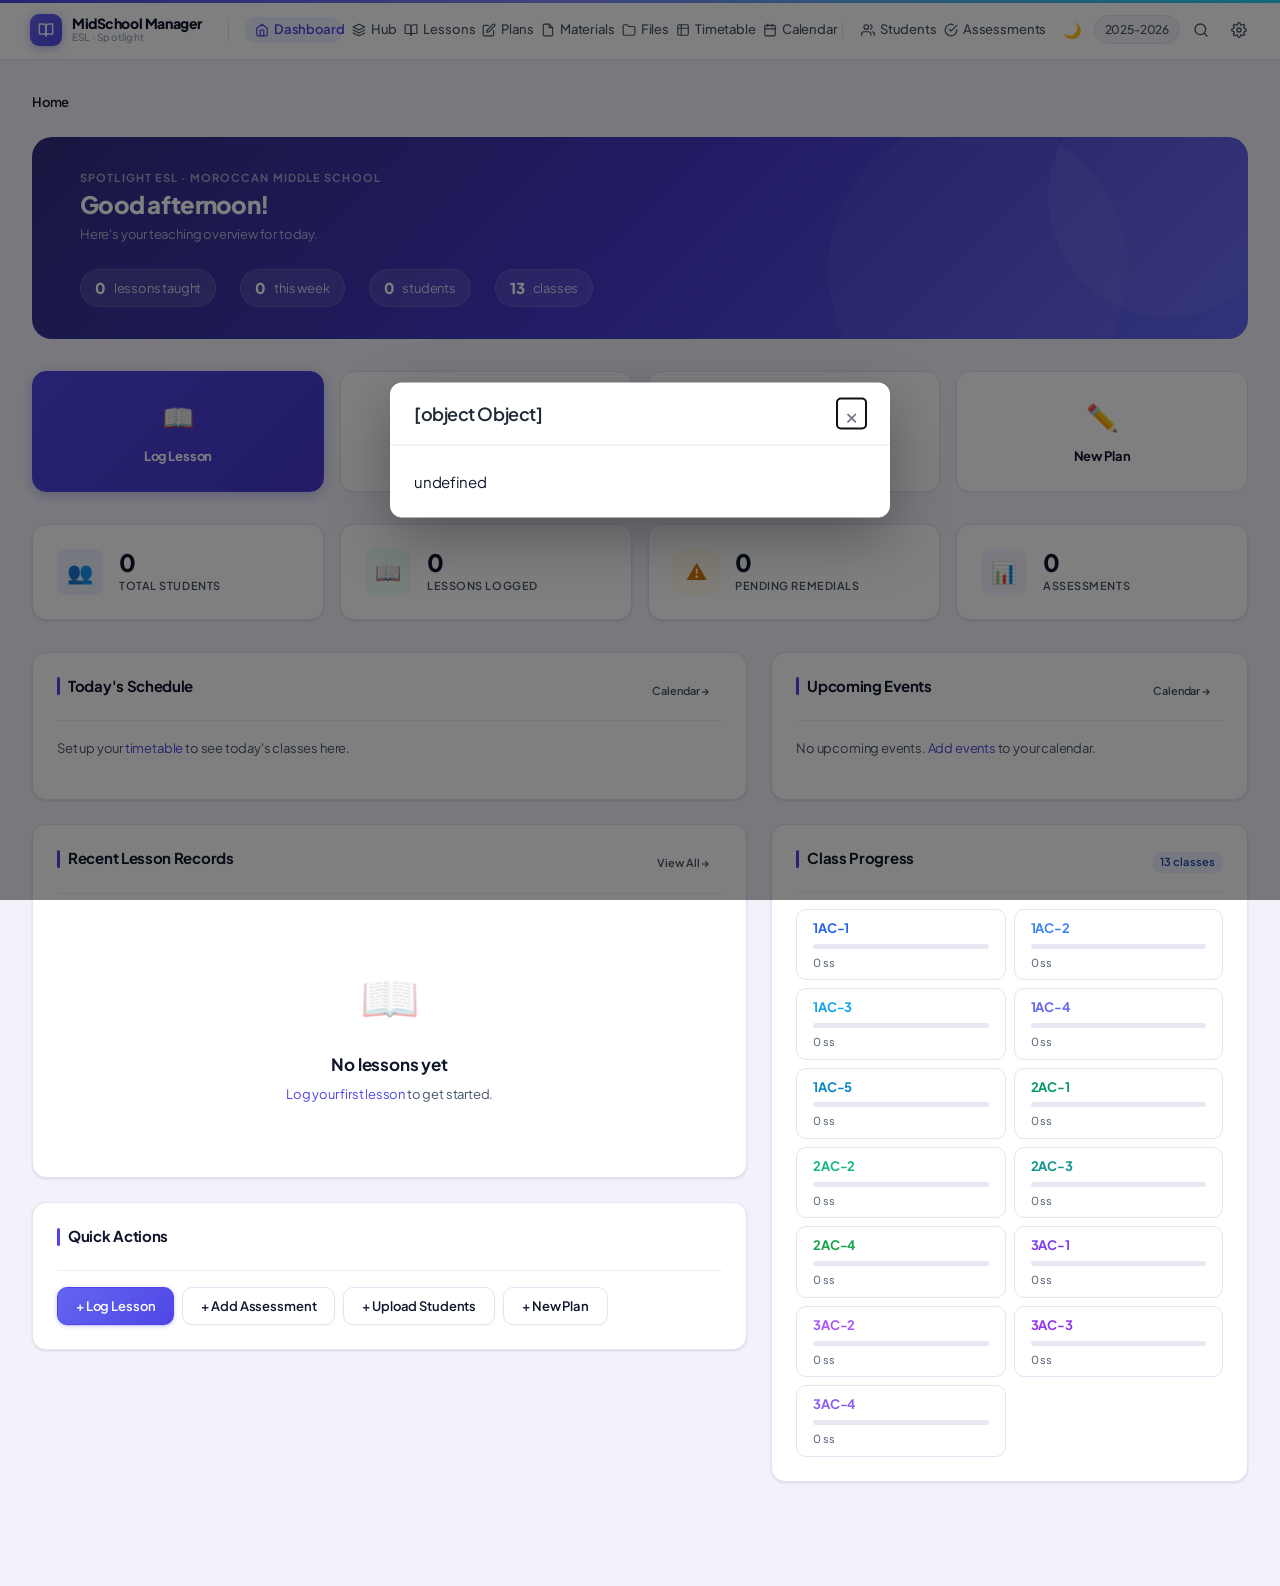
<file: index.html>
<!DOCTYPE html>
<html lang="en" dir="ltr">
<head>
  <meta charset="UTF-8">
  <meta name="viewport" content="width=device-width, initial-scale=1.0">
  <title>MidSchool Manager · Dashboard</title>
  <meta name="theme-color" content="#4F46E5">
  <link rel="manifest" href="manifest.json">
  <link rel="apple-touch-icon" href="icons/icon-192.svg">
  <link rel="stylesheet" href="css/main.css">
  <style>
    /* ── Dashboard-specific styles ─────────────────────────────── */

    /* Welcome Hero */
    .welcome-hero {
      position: relative;
      background: linear-gradient(135deg, #312E81 0%, #4338CA 50%, #6366F1 100%);
      border-radius: var(--radius-xl);
      padding: var(--space-xl) var(--space-2xl);
      margin-bottom: var(--space-xl);
      overflow: hidden;
      color: #fff;
    }
    .welcome-hero::before {
      content: '';
      position: absolute;
      top: -60px; right: -40px;
      width: 240px; height: 240px;
      border-radius: 50%;
      background: rgba(255,255,255,0.05);
      pointer-events: none;
    }
    .welcome-hero::after {
      content: '';
      position: absolute;
      bottom: -80px; right: 120px;
      width: 300px; height: 300px;
      border-radius: 50%;
      background: rgba(255,255,255,0.04);
      pointer-events: none;
    }
    .welcome-hero__eyebrow {
      font-size: var(--text-xs);
      font-weight: 700;
      letter-spacing: 0.1em;
      text-transform: uppercase;
      color: rgba(255,255,255,0.55);
      margin-bottom: var(--space-xs);
    }
    .welcome-hero h1 {
      color: #fff;
      font-size: var(--text-2xl);
      font-weight: 800;
      margin-bottom: 4px;
      letter-spacing: -0.03em;
      line-height: 1.2;
    }
    .welcome-hero__sub {
      color: rgba(255,255,255,0.65);
      font-size: var(--text-sm);
      margin-bottom: var(--space-lg);
    }
    .welcome-hero__sub p { color: rgba(255,255,255,0.65); margin: 0; }
    .motivation-stats {
      display: flex;
      flex-wrap: wrap;
      gap: var(--space-lg);
      position: relative;
      z-index: 1;
    }
    .motivation-stat {
      display: flex;
      align-items: center;
      gap: 8px;
      font-size: var(--text-sm);
      color: rgba(255,255,255,0.75);
      background: rgba(255,255,255,0.10);
      border: 1px solid rgba(255,255,255,0.12);
      border-radius: var(--radius-full);
      padding: 6px 14px;
      backdrop-filter: blur(8px);
    }
    .motivation-stat__value {
      font-weight: 800;
      font-size: var(--text-base);
      color: #fff;
    }

    /* Stats Grid */
    .stats-grid {
      display: grid;
      grid-template-columns: repeat(4,1fr);
      gap: var(--space-md);
      margin-bottom: var(--space-xl);
    }
    @media (max-width: 1024px) { .stats-grid { grid-template-columns: repeat(2,1fr); } }
    @media (max-width: 540px)  { .stats-grid { grid-template-columns: 1fr 1fr; } }

    /* Dashboard Grid */
    .dashboard-grid {
      display: grid;
      grid-template-columns: 3fr 2fr;
      gap: var(--space-lg);
      margin-bottom: var(--space-xl);
    }
    @media (max-width: 1024px) { .dashboard-grid { grid-template-columns: 1fr; } }

    /* Quick Actions */
    .quick-actions {
      display: flex;
      flex-wrap: wrap;
      gap: var(--space-sm);
      margin-top: var(--space-md);
    }

    /* Today's schedule */
    .today-schedule {
      display: flex;
      flex-direction: column;
      gap: 4px;
      margin-bottom: var(--space-md);
    }
    .today-schedule__row {
      display: grid;
      grid-template-columns: 56px 1fr;
      gap: 0;
      border-radius: var(--radius-sm);
      overflow: hidden;
      border: 1px solid var(--border);
    }
    .today-schedule__period {
      background: var(--bg);
      padding: 10px 8px;
      font-size: var(--text-xs);
      font-weight: 700;
      color: var(--text-tertiary);
      text-align: center;
      display: flex;
      align-items: center;
      justify-content: center;
      border-right: 1px solid var(--border);
    }
    .today-schedule__class {
      background: var(--card);
      padding: 10px 14px;
      font-size: var(--text-sm);
      display: flex;
      align-items: center;
      gap: 8px;
    }
    .today-schedule__class--empty {
      color: var(--text-tertiary);
      font-style: italic;
    }
    .today-schedule__dot {
      width: 8px; height: 8px;
      border-radius: 50%;
      flex-shrink: 0;
    }
    .today-schedule__row--active .today-schedule__class {
      background: var(--primary-50);
    }
    .today-schedule__row--active .today-schedule__period {
      background: var(--primary-100);
      color: var(--primary-dark);
    }

    /* Recent items */
    .recent-item {
      display: flex;
      align-items: center;
      gap: var(--space-md);
      padding: 12px 0;
      border-bottom: 1px solid var(--border-light);
    }
    .recent-item:last-child { border-bottom: none; }
    .recent-item__dot {
      width: 8px; height: 8px;
      border-radius: 50%;
      flex-shrink: 0;
    }
    .recent-item__content { flex: 1; min-width: 0; }
    .recent-item__title {
      font-size: var(--text-sm);
      font-weight: 600;
      color: var(--text);
      white-space: nowrap;
      overflow: hidden;
      text-overflow: ellipsis;
    }
    .recent-item__meta {
      font-size: var(--text-xs);
      color: var(--text-tertiary);
      margin-top: 1px;
    }

    /* Upcoming events */
    .event-item {
      padding: 10px var(--space-md);
      border-left: 3px solid var(--primary);
      margin-bottom: var(--space-sm);
      border-radius: 0 var(--radius-sm) var(--radius-sm) 0;
      background: var(--primary-50);
    }
    .event-item__title {
      font-size: var(--text-sm);
      font-weight: 600;
      color: var(--text);
    }
    .event-item__date {
      font-size: var(--text-xs);
      color: var(--text-secondary);
      margin-top: 2px;
    }

    /* Alert cards */
    .alert-card {
      display: flex;
      align-items: flex-start;
      gap: var(--space-md);
      padding: var(--space-md);
      background: var(--warning-light);
      border-radius: var(--radius-md);
      margin-bottom: var(--space-sm);
      border-left: 4px solid var(--warning);
    }
    .alert-card__icon { font-size: 18px; flex-shrink: 0; margin-top: 1px; }
    .alert-card__text { flex: 1; font-size: var(--text-sm); color: var(--text); }

    /* Class progress */
    .progress-grid {
      display: grid;
      grid-template-columns: repeat(auto-fill, minmax(140px, 1fr));
      gap: var(--space-sm);
    }
    .progress-card {
      background: var(--card);
      border: 1px solid var(--border);
      border-radius: var(--radius-md);
      padding: var(--space-sm) var(--space-md);
      cursor: pointer;
      transition: all var(--transition-fast);
      position: relative;
      overflow: hidden;
    }
    .progress-card:hover { box-shadow: var(--shadow-sm); transform: translateY(-1px); }
    .progress-card--behind { border-color: var(--warning); border-width: 2px; }
    .progress-card__name  { font-size: var(--text-sm); font-weight: 700; margin-bottom: 5px; }
    .progress-card__bar   { height: 5px; background: var(--bg-secondary); border-radius: 3px; overflow: hidden; margin-bottom: 5px; }
    .progress-card__fill  { height: 100%; border-radius: 3px; transition: width 0.5s ease; }
    .progress-card__meta  { font-size: 11px; color: var(--text-secondary); }
    .progress-card__behind { position: absolute; top: 4px; right: 4px; font-size: 10px; }

    /* Classes overview chips */
    .classes-overview {
      display: grid;
      grid-template-columns: repeat(auto-fill, minmax(88px, 1fr));
      gap: var(--space-sm);
    }
    .class-chip {
      display: flex;
      flex-direction: column;
      align-items: center;
      padding: var(--space-sm) var(--space-xs);
      border-radius: var(--radius-md);
      color: #fff;
      font-size: var(--text-xs);
      font-weight: 600;
      text-align: center;
      cursor: pointer;
      transition: transform var(--transition-fast), box-shadow var(--transition-fast);
    }
    .class-chip:hover { transform: scale(1.05); box-shadow: var(--shadow-md); }
    .class-chip .count { font-size: var(--text-lg); font-weight: 800; }

    /* Welcome modal */
    .msm-welcome-step { display: none; }
    .msm-welcome-step--active { display: block; }
    .msm-welcome-title { font-size: 1.5rem; font-weight: 800; margin-bottom: 8px; letter-spacing: -0.03em; }
    .msm-welcome-text  { color: var(--text-secondary); margin-bottom: 16px; font-size: var(--text-sm); }
    .msm-welcome-field { margin-bottom: 16px; }
    .msm-welcome-field label { display: block; font-weight: 600; margin-bottom: 4px; font-size: 14px; }
    .msm-welcome-field input {
      width: 100%; padding: 10px 12px;
      border: 1.5px solid var(--border); border-radius: var(--radius-md);
      font-size: 15px; font-family: var(--font-family);
      transition: border-color var(--transition-fast), box-shadow var(--transition-fast);
    }
    .msm-welcome-field input:focus {
      outline: none; border-color: var(--primary); box-shadow: var(--shadow-focus);
    }
    .msm-class-chips {
      display: flex; flex-wrap: wrap; gap: 8px; margin-bottom: 16px;
    }
    .msm-class-chip {
      padding: 5px 14px; border-radius: var(--radius-full);
      color: #fff; font-weight: 600; font-size: 13px;
    }
    .msm-welcome-hint { font-size: 13px; font-style: italic; color: var(--text-tertiary); }
    .msm-welcome-footer {
      display: flex; align-items: center; justify-content: space-between;
      margin-top: 24px; padding-top: 16px; border-top: 1px solid var(--border);
    }
    .msm-welcome-steps-indicator { font-size: 13px; color: var(--text-tertiary); }
    .msm-btn {
      padding: 10px 24px; border-radius: var(--radius-md);
      font-size: 14px; font-weight: 600; cursor: pointer; border: none;
      transition: all var(--transition-fast); font-family: var(--font-family);
    }
    .msm-btn--primary { background: var(--primary); color: #fff; }
    .msm-btn--primary:hover { background: var(--primary-hover); }
    .msm-btn--secondary {
      background: var(--bg); color: var(--text);
      border: 1px solid var(--border);
    }
    .msm-btn--secondary:hover { background: var(--bg-secondary); }

    /* Responsive welcome banner on mobile */
    @media (max-width: 767px) {
      .welcome-hero { padding: var(--space-lg); }
      .welcome-hero h1 { font-size: var(--text-xl); }
      .motivation-stats { gap: var(--space-sm); }
    }
  </style>
</head>
<body>

  <!-- ╔══════════════════════════════════════════╗ -->
  <!-- ║                SIDEBAR                   ║ -->
  <!-- ╚══════════════════════════════════════════╝ -->
  <!-- Top Navigation -->
<header class="topnav" id="topnav">
  <div class="topnav__inner">

    <!-- Brand -->
    <a href="index.html" class="topnav__brand" aria-label="MidSchool Manager home">
      <div class="topnav__brand-icon"><svg viewBox="0 0 24 24" fill="none" stroke="rgba(255,255,255,0.92)" stroke-width="2.2" stroke-linecap="round" stroke-linejoin="round" width="16" height="16"><path d="M2 3h6a4 4 0 0 1 4 4v14a3 3 0 0 0-3-3H2z"/><path d="M22 3h-6a4 4 0 0 0-4 4v14a3 3 0 0 1 3-3h7z"/></svg></div>
      <div class="topnav__brand-text">
        <span class="topnav__brand-name">MidSchool Manager</span>
        <span class="topnav__brand-sub">ESL · Spotlight</span>
      </div>
    </a>

    <div class="topnav__separator" aria-hidden="true"></div>

    <!-- Desktop Navigation -->
    <nav class="topnav__nav" id="topnavNav" aria-label="Main navigation">
      <div class="topnav__group">
        <a href="index.html"        class="topnav__link" data-nav="index.html">
          <svg class="topnav__link-icon" viewBox="0 0 24 24"><path d="M3 9l9-7 9 7v11a2 2 0 0 1-2 2H5a2 2 0 0 1-2-2z"/><polyline points="9 22 9 12 15 12 15 22"/></svg>
          Dashboard
        </a>
        <a href="teaching-hub.html" class="topnav__link" data-nav="teaching-hub.html">
          <svg class="topnav__link-icon" viewBox="0 0 24 24"><path d="M12 2L2 7l10 5 10-5-10-5z"/><path d="M2 17l10 5 10-5"/><path d="M2 12l10 5 10-5"/></svg>
          Hub
        </a>
        <a href="lessons.html"      class="topnav__link" data-nav="lessons.html">
          <svg class="topnav__link-icon" viewBox="0 0 24 24"><path d="M2 3h6a4 4 0 0 1 4 4v14a3 3 0 0 0-3-3H2z"/><path d="M22 3h-6a4 4 0 0 0-4 4v14a3 3 0 0 1 3-3h7z"/></svg>
          Lessons
        </a>
        <a href="plans.html"        class="topnav__link" data-nav="plans.html">
          <svg class="topnav__link-icon" viewBox="0 0 24 24"><path d="M11 4H4a2 2 0 0 0-2 2v14a2 2 0 0 0 2 2h14a2 2 0 0 0 2-2v-7"/><path d="M18.5 2.5a2.121 2.121 0 0 1 3 3L12 15l-4 1 1-4 9.5-9.5z"/></svg>
          Plans
        </a>
        <a href="materials.html"    class="topnav__link" data-nav="materials.html">
          <svg class="topnav__link-icon" viewBox="0 0 24 24"><path d="M14 2H6a2 2 0 0 0-2 2v16a2 2 0 0 0 2 2h12a2 2 0 0 0 2-2V8z"/><polyline points="14 2 14 8 20 8"/></svg>
          Materials
        </a>
        <a href="files.html"        class="topnav__link" data-nav="files.html">
          <svg class="topnav__link-icon" viewBox="0 0 24 24"><path d="M22 19a2 2 0 0 1-2 2H4a2 2 0 0 1-2-2V5a2 2 0 0 1 2-2h5l2 3h9a2 2 0 0 1 2 2z"/></svg>
          Files
        </a>
        <a href="timetable.html"    class="topnav__link" data-nav="timetable.html">
          <svg class="topnav__link-icon" viewBox="0 0 24 24"><rect x="3" y="3" width="18" height="18" rx="2"/><path d="M3 9h18M9 3v18"/></svg>
          Timetable
        </a>
        <a href="calendar.html"     class="topnav__link" data-nav="calendar.html">
          <svg class="topnav__link-icon" viewBox="0 0 24 24"><rect x="3" y="4" width="18" height="18" rx="2" ry="2"/><line x1="16" y1="2" x2="16" y2="6"/><line x1="8" y1="2" x2="8" y2="6"/><line x1="3" y1="10" x2="21" y2="10"/></svg>
          Calendar
        </a>
      </div>

      <div class="topnav__nav-divider" aria-hidden="true"></div>

      <div class="topnav__group">
        <a href="students.html"    class="topnav__link" data-nav="students.html">
          <svg class="topnav__link-icon" viewBox="0 0 24 24"><path d="M17 21v-2a4 4 0 0 0-4-4H5a4 4 0 0 0-4 4v2"/><circle cx="9" cy="7" r="4"/><path d="M23 21v-2a4 4 0 0 0-3-3.87"/><path d="M16 3.13a4 4 0 0 1 0 7.75"/></svg>
          Students
        </a>
        <a href="assessments.html" class="topnav__link" data-nav="assessments.html">
          <svg class="topnav__link-icon" viewBox="0 0 24 24"><path d="M22 11.08V12a10 10 0 1 1-5.93-9.14"/><polyline points="22 4 12 14.01 9 11.01"/></svg>
          Assessments
        </a>
        <a href="remedial.html"    class="topnav__link" data-nav="remedial.html">
          <svg class="topnav__link-icon" viewBox="0 0 24 24"><circle cx="12" cy="12" r="10"/><line x1="12" y1="8" x2="12" y2="12"/><line x1="12" y1="16" x2="12.01" y2="16"/></svg>
          Remedial
        </a>
      </div>
    </nav>

    <!-- Right Actions -->
    <div class="topnav__actions">
      <div class="topnav__teacher-info" data-header-info></div>
      <button class="topnav__action-btn" id="headerSearchBtn" aria-label="Search (Ctrl+K)">
        <svg width="16" height="16" viewBox="0 0 24 24" fill="none" stroke="currentColor" stroke-width="2" stroke-linecap="round" stroke-linejoin="round"><circle cx="11" cy="11" r="8"/><line x1="21" y1="21" x2="16.65" y2="16.65"/></svg>
      </button>
      <a href="settings.html" class="topnav__action-btn" data-nav="settings.html" aria-label="Settings">
        <svg width="16" height="16" viewBox="0 0 24 24" fill="none" stroke="currentColor" stroke-width="2" stroke-linecap="round" stroke-linejoin="round"><circle cx="12" cy="12" r="3"/><path d="M19.4 15a1.65 1.65 0 0 0 .33 1.82l.06.06a2 2 0 0 1 0 2.83 2 2 0 0 1-2.83 0l-.06-.06a1.65 1.65 0 0 0-1.82-.33 1.65 1.65 0 0 0-1 1.51V21a2 2 0 0 1-2 2 2 2 0 0 1-2-2v-.09A1.65 1.65 0 0 0 9 19.4a1.65 1.65 0 0 0-1.82.33l-.06.06a2 2 0 0 1-2.83 0 2 2 0 0 1 0-2.83l.06-.06A1.65 1.65 0 0 0 4.68 15a1.65 1.65 0 0 0-1.51-1H3a2 2 0 0 1-2-2 2 2 0 0 1 2-2h.09A1.65 1.65 0 0 0 4.6 9a1.65 1.65 0 0 0-.33-1.82l-.06-.06a2 2 0 0 1 0-2.83 2 2 0 0 1 2.83 0l.06.06A1.65 1.65 0 0 0 9 4.68a1.65 1.65 0 0 0 1-1.51V3a2 2 0 0 1 2-2 2 2 0 0 1 2 2v.09a1.65 1.65 0 0 0 1 1.51 1.65 1.65 0 0 0 1.82-.33l.06-.06a2 2 0 0 1 2.83 0 2 2 0 0 1 0 2.83l-.06.06A1.65 1.65 0 0 0 19.4 9a1.65 1.65 0 0 0 1.51 1H21a2 2 0 0 1 2 2 2 2 0 0 1-2 2h-.09a1.65 1.65 0 0 0-1.51 1z"/></svg>
      </a>
    </div>

    <!-- Mobile hamburger -->
    <button class="hamburger" id="hamburgerBtn" aria-label="Toggle menu" aria-expanded="false">
      <span class="hamburger__line"></span>
      <span class="hamburger__line"></span>
      <span class="hamburger__line"></span>
    </button>

  </div>
</header>

<!-- Mobile Dropdown Menu -->
<div class="mobile-menu" id="mobileMenu" aria-hidden="true">
  <div class="mobile-menu__inner">
    <div class="mobile-menu__section-label">Teach</div>
    <a href="index.html"        class="mobile-menu__link" data-nav="index.html">
      <span class="mobile-menu__icon"><svg viewBox="0 0 24 24"><path d="M3 9l9-7 9 7v11a2 2 0 0 1-2 2H5a2 2 0 0 1-2-2z"/><polyline points="9 22 9 12 15 12 15 22"/></svg></span>
      Dashboard
    </a>
    <a href="teaching-hub.html" class="mobile-menu__link" data-nav="teaching-hub.html">
      <span class="mobile-menu__icon"><svg viewBox="0 0 24 24"><path d="M12 2L2 7l10 5 10-5-10-5z"/><path d="M2 17l10 5 10-5"/><path d="M2 12l10 5 10-5"/></svg></span>
      Teaching Hub
    </a>
    <a href="lessons.html"      class="mobile-menu__link" data-nav="lessons.html">
      <span class="mobile-menu__icon"><svg viewBox="0 0 24 24"><path d="M2 3h6a4 4 0 0 1 4 4v14a3 3 0 0 0-3-3H2z"/><path d="M22 3h-6a4 4 0 0 0-4 4v14a3 3 0 0 1 3-3h7z"/></svg></span>
      Lesson Records
    </a>
    <a href="plans.html"        class="mobile-menu__link" data-nav="plans.html">
      <span class="mobile-menu__icon"><svg viewBox="0 0 24 24"><path d="M11 4H4a2 2 0 0 0-2 2v14a2 2 0 0 0 2 2h14a2 2 0 0 0 2-2v-7"/><path d="M18.5 2.5a2.121 2.121 0 0 1 3 3L12 15l-4 1 1-4 9.5-9.5z"/></svg></span>
      Lesson Plans
    </a>
    <a href="materials.html"    class="mobile-menu__link" data-nav="materials.html">
      <span class="mobile-menu__icon"><svg viewBox="0 0 24 24"><path d="M14 2H6a2 2 0 0 0-2 2v16a2 2 0 0 0 2 2h12a2 2 0 0 0 2-2V8z"/><polyline points="14 2 14 8 20 8"/></svg></span>
      Materials
    </a>
    <a href="files.html"        class="mobile-menu__link" data-nav="files.html">
      <span class="mobile-menu__icon"><svg viewBox="0 0 24 24"><path d="M22 19a2 2 0 0 1-2 2H4a2 2 0 0 1-2-2V5a2 2 0 0 1 2-2h5l2 3h9a2 2 0 0 1 2 2z"/></svg></span>
      Lesson Files
    </a>
    <a href="timetable.html"    class="mobile-menu__link" data-nav="timetable.html">
      <span class="mobile-menu__icon"><svg viewBox="0 0 24 24"><rect x="3" y="3" width="18" height="18" rx="2"/><path d="M3 9h18M9 3v18"/></svg></span>
      Timetable
    </a>
    <a href="calendar.html"     class="mobile-menu__link" data-nav="calendar.html">
      <span class="mobile-menu__icon"><svg viewBox="0 0 24 24"><rect x="3" y="4" width="18" height="18" rx="2" ry="2"/><line x1="16" y1="2" x2="16" y2="6"/><line x1="8" y1="2" x2="8" y2="6"/><line x1="3" y1="10" x2="21" y2="10"/></svg></span>
      Calendar
    </a>
    <div class="mobile-menu__section-label">Students</div>
    <a href="students.html"    class="mobile-menu__link" data-nav="students.html">
      <span class="mobile-menu__icon"><svg viewBox="0 0 24 24"><path d="M17 21v-2a4 4 0 0 0-4-4H5a4 4 0 0 0-4 4v2"/><circle cx="9" cy="7" r="4"/></svg></span>
      Students
    </a>
    <a href="assessments.html" class="mobile-menu__link" data-nav="assessments.html">
      <span class="mobile-menu__icon"><svg viewBox="0 0 24 24"><path d="M22 11.08V12a10 10 0 1 1-5.93-9.14"/><polyline points="22 4 12 14.01 9 11.01"/></svg></span>
      Assessments
    </a>
    <a href="remedial.html"    class="mobile-menu__link" data-nav="remedial.html">
      <span class="mobile-menu__icon"><svg viewBox="0 0 24 24"><circle cx="12" cy="12" r="10"/><line x1="12" y1="8" x2="12" y2="12"/><line x1="12" y1="16" x2="12.01" y2="16"/></svg></span>
      Remedial Work
    </a>
    <div class="mobile-menu__divider"></div>
    <a href="settings.html"    class="mobile-menu__link" data-nav="settings.html">
      <span class="mobile-menu__icon"><svg viewBox="0 0 24 24"><circle cx="12" cy="12" r="3"/><path d="M19.4 15a1.65 1.65 0 0 0 .33 1.82l.06.06a2 2 0 0 1 0 2.83 2 2 0 0 1-2.83 0l-.06-.06a1.65 1.65 0 0 0-1.82-.33 1.65 1.65 0 0 0-1 1.51V21a2 2 0 0 1-2 2 2 2 0 0 1-2-2v-.09A1.65 1.65 0 0 0 9 19.4a1.65 1.65 0 0 0-1.82.33l-.06.06a2 2 0 0 1-2.83 0 2 2 0 0 1 0-2.83l.06-.06A1.65 1.65 0 0 0 4.68 15a1.65 1.65 0 0 0-1.51-1H3a2 2 0 0 1-2-2 2 2 0 0 1 2-2h.09A1.65 1.65 0 0 0 4.6 9a1.65 1.65 0 0 0-.33-1.82l-.06-.06a2 2 0 0 1 0-2.83 2 2 0 0 1 2.83 0l.06.06A1.65 1.65 0 0 0 9 4.68a1.65 1.65 0 0 0 1-1.51V3a2 2 0 0 1 2-2 2 2 0 0 1 2 2v.09a1.65 1.65 0 0 0 1 1.51 1.65 1.65 0 0 0 1.82-.33l.06-.06a2 2 0 0 1 2.83 0 2 2 0 0 1 0 2.83l-.06.06A1.65 1.65 0 0 0 19.4 9a1.65 1.65 0 0 0 1.51 1H21a2 2 0 0 1 2 2 2 2 0 0 1-2 2h-.09a1.65 1.65 0 0 0-1.51 1z"/></svg></span>
      Settings
    </a>
  </div>
</div>
<div class="mobile-menu-backdrop" id="mobileMenuBackdrop"></div>

  <!-- ╔══════════════════════════════════════════╗ -->
  <!-- ║              MAIN CONTENT                ║ -->
  <!-- ╚══════════════════════════════════════════╝ -->
  <main class="main-content">
    <nav class="breadcrumbs" id="breadcrumbs" aria-label="Breadcrumbs"></nav>

    <!-- ── Welcome Hero ── -->
    <div class="welcome-hero" id="welcomeBanner">
      <div class="welcome-hero__eyebrow">Spotlight ESL · Moroccan Middle School</div>
      <h1 id="welcomeName">Welcome back!</h1>
      <div class="welcome-hero__sub">
        <p id="welcomeSubtitle">Here's your teaching overview for today.</p>
      </div>
      <div class="motivation-stats" id="motivationStats"></div>
    </div>

    <!-- ── Quick Action Cards ── -->
    <div class="action-grid" id="actionGrid">
      <a href="lessons.html?action=new" class="action-card action-card--primary">
        <span class="action-card__icon">📖</span>
        <span class="action-card__label">Log Lesson</span>
      </a>
      <a href="assessments.html?action=grade" class="action-card">
        <span class="action-card__icon">📝</span>
        <span class="action-card__label">Add Grades</span>
      </a>
      <a href="students.html?action=attendance" class="action-card">
        <span class="action-card__icon">✅</span>
        <span class="action-card__label">Attendance</span>
      </a>
      <a href="plans.html?action=new" class="action-card">
        <span class="action-card__icon">✏️</span>
        <span class="action-card__label">New Plan</span>
      </a>
    </div>

    <!-- ── Key Metrics ── -->
    <div class="stats-grid stats-grid--scroll" id="statsGrid">
      <div class="stat-card" onclick="location.href='students.html'" style="--card-accent:#4F46E5">
        <div class="stat-card__icon" style="background:var(--primary-light);color:var(--primary);">👥</div>
        <div>
          <div class="stat-card__value" id="statStudents">0</div>
          <div class="stat-card__label">Total Students</div>
        </div>
      </div>
      <div class="stat-card" onclick="location.href='lessons.html'" style="--card-accent:#059669">
        <div class="stat-card__icon" style="background:var(--success-light);color:var(--success);">📖</div>
        <div>
          <div class="stat-card__value" id="statLessons">0</div>
          <div class="stat-card__label">Lessons Logged</div>
        </div>
      </div>
      <div class="stat-card" onclick="location.href='remedial.html'" style="--card-accent:#D97706">
        <div class="stat-card__icon" style="background:var(--warning-light);color:var(--warning);">⚠️</div>
        <div>
          <div class="stat-card__value" id="statRemedial">0</div>
          <div class="stat-card__label">Pending Remedials</div>
        </div>
      </div>
      <div class="stat-card" onclick="location.href='assessments.html'" style="--card-accent:#7C3AED">
        <div class="stat-card__icon" style="background:var(--purple-light);color:var(--purple);">📊</div>
        <div>
          <div class="stat-card__value" id="statAssessments">0</div>
          <div class="stat-card__label">Assessments</div>
        </div>
      </div>
    </div>

    <!-- ── Behind Schedule Alerts ── -->
    <div class="card mb-3" id="behindAlertsCard" style="display:none">
      <div class="card__header">
        <h3 class="card__title">
          <span class="card__title-accent" style="background:var(--warning)"></span>
          Classes Behind Schedule
        </h3>
      </div>
      <div id="behindAlerts"></div>
    </div>

    <!-- ── Main Dashboard Grid ── -->
    <div class="dashboard-grid">

      <!-- Left Column -->
      <div>
        <!-- Today's Schedule -->
        <div class="card mb-3">
          <div class="card__header">
            <h3 class="card__title">
              <span class="card__title-accent"></span>
              Today's Schedule
            </h3>
            <a href="calendar.html" class="btn btn-ghost btn-sm">Calendar →</a>
          </div>
          <div id="todaySchedule">
            <p class="text-sm" style="color:var(--text-secondary)">
              Set up your <a href="calendar.html" onclick="setTimeout(function(){document.getElementById('btnEditTimetable')&&document.getElementById('btnEditTimetable').click()},500)">timetable</a> to see today's classes here.
            </p>
          </div>
        </div>

        <!-- Recent Lesson Records -->
        <div class="card mb-3">
          <div class="card__header">
            <h3 class="card__title">
              <span class="card__title-accent"></span>
              Recent Lesson Records
            </h3>
            <a href="lessons.html" class="btn btn-ghost btn-sm">View All →</a>
          </div>
          <div id="recentLessons">
            <div class="empty-state">
              <div class="empty-state__icon">📖</div>
              <p class="empty-state__title">No lessons yet</p>
              <p class="empty-state__text"><a href="lessons.html">Log your first lesson</a> to get started.</p>
            </div>
          </div>
        </div>

        <!-- Quick Actions (desktop only) -->
        <div class="card desktop-quick-actions">
          <div class="card__header">
            <h3 class="card__title">
              <span class="card__title-accent"></span>
              Quick Actions
            </h3>
          </div>
          <div class="quick-actions">
            <a href="lessons.html?action=new" class="btn btn-primary">+ Log Lesson</a>
            <a href="assessments.html?action=grade" class="btn btn-secondary">+ Add Assessment</a>
            <a href="students.html" class="btn btn-secondary">+ Upload Students</a>
            <a href="plans.html?action=new" class="btn btn-secondary">+ New Plan</a>
          </div>
        </div>
      </div>

      <!-- Right Column -->
      <div>
        <!-- Upcoming Events -->
        <div class="card mb-3">
          <div class="card__header">
            <h3 class="card__title">
              <span class="card__title-accent"></span>
              Upcoming Events
            </h3>
            <a href="calendar.html" class="btn btn-ghost btn-sm">Calendar →</a>
          </div>
          <div id="upcomingEvents">
            <p class="text-sm" style="color:var(--text-secondary)">
              No upcoming events. <a href="calendar.html">Add events</a> to your calendar.
            </p>
          </div>
        </div>

        <!-- Class Progress -->
        <div class="card mb-3">
          <div class="card__header">
            <h3 class="card__title">
              <span class="card__title-accent"></span>
              Class Progress
            </h3>
            <span class="badge badge-info" id="classCount">13 classes</span>
          </div>
          <div class="progress-grid" id="classesOverview"></div>
        </div>
      </div>
    </div>

    <!-- ── Remedial Alerts ── -->
    <div class="card" id="remedialAlertsCard" style="display:none">
      <div class="card__header">
        <h3 class="card__title">
          <span class="card__title-accent" style="background:var(--danger)"></span>
          Remedial Alerts
        </h3>
        <a href="remedial.html" class="btn btn-ghost btn-sm">View All →</a>
      </div>
      <div id="remedialAlerts"></div>
    </div>

    <!-- FAB (Mobile) -->
    <button class="fab" id="fabButton" aria-label="Quick actions">
      <svg width="24" height="24" viewBox="0 0 24 24" fill="none" stroke="currentColor" stroke-width="2.5" stroke-linecap="round" stroke-linejoin="round">
        <line x1="12" y1="5" x2="12" y2="19"/><line x1="5" y1="12" x2="19" y2="12"/>
      </svg>
    </button>
  </main>

  <!-- ╔══════════════════════════════════════════╗ -->
  <!-- ║          BOTTOM NAV (MOBILE)             ║ -->
  <!-- ╚══════════════════════════════════════════╝ -->
  <nav class="bottom-nav" id="bottomNav">
    <a href="index.html" class="bottom-nav__item" data-nav="index.html">
      <svg class="bottom-nav__icon" viewBox="0 0 24 24"><path d="M3 9l9-7 9 7v11a2 2 0 0 1-2 2H5a2 2 0 0 1-2-2z"/><polyline points="9 22 9 12 15 12 15 22"/></svg>
      <span class="bottom-nav__label">Home</span>
    </a>
    <a href="teaching-hub.html" class="bottom-nav__item" data-nav="teaching-hub.html">
      <svg class="bottom-nav__icon" viewBox="0 0 24 24"><path d="M12 2L2 7l10 5 10-5-10-5z"/><path d="M2 17l10 5 10-5"/><path d="M2 12l10 5 10-5"/></svg>
      <span class="bottom-nav__label">Hub</span>
    </a>
    <a href="assessments.html" class="bottom-nav__item" data-nav="assessments.html">
      <svg class="bottom-nav__icon" viewBox="0 0 24 24"><path d="M22 11.08V12a10 10 0 1 1-5.93-9.14"/><polyline points="22 4 12 14.01 9 11.01"/></svg>
      <span class="bottom-nav__label">Grades</span>
    </a>
    <a href="students.html" class="bottom-nav__item" data-nav="students.html">
      <svg class="bottom-nav__icon" viewBox="0 0 24 24"><path d="M17 21v-2a4 4 0 0 0-4-4H5a4 4 0 0 0-4 4v2"/><circle cx="9" cy="7" r="4"/></svg>
      <span class="bottom-nav__label">Students</span>
    </a>
    <button class="bottom-nav__item bottom-nav__more" id="bottomNavMore">
      <svg class="bottom-nav__icon" viewBox="0 0 24 24"><circle cx="12" cy="12" r="1"/><circle cx="12" cy="5" r="1"/><circle cx="12" cy="19" r="1"/></svg>
      <span class="bottom-nav__label">More</span>
    </button>
  </nav>

  <!-- Scripts -->
  <script src="js/storage.js"></script>
  <script src="js/data-models.js"></script>
  <script src="js/ui-helpers.js"></script>
  <script src="js/app.js"></script>
  <script src="js/sidepanel.js"></script>
  <script src="js/command-palette.js"></script>
  <script src="js/curriculum.js"></script>
  <script src="js/attendance.js"></script>
  <script src="js/reports.js"></script>
  <script src="js/dashboard.js"></script>
</body>
</html>
</file>
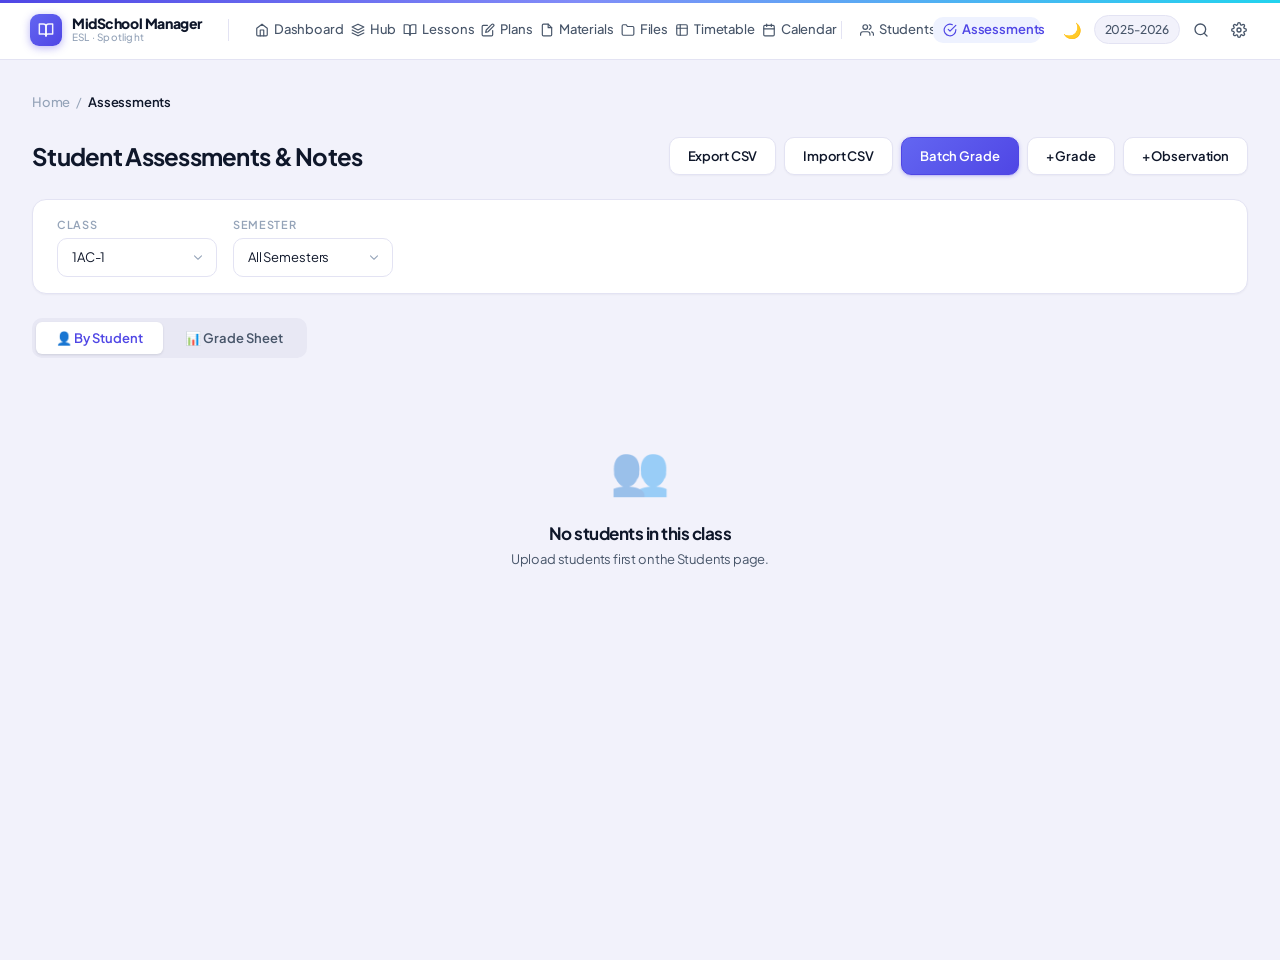
<file: assessments.html>
﻿<!DOCTYPE html>
<html lang="en" dir="ltr">
<head>
  <meta charset="UTF-8">
  <meta name="viewport" content="width=device-width, initial-scale=1.0">
  <title>MidSchool Manager · Assessments</title>
  <meta name="theme-color" content="#4F46E5">
  <link rel="manifest" href="manifest.json">
  <link rel="apple-touch-icon" href="icons/icon-192.svg">
  <link rel="stylesheet" href="css/main.css">
  <style>
    /* View Tabs */
    .view-tabs {
      display: flex; gap: 2px; background: var(--bg-secondary);
      border-radius: var(--radius-md); padding: 4px; margin-bottom: var(--space-lg); width: fit-content;
    }
    .view-tab {
      padding: 8px 20px; border-radius: var(--radius-sm); font-size: var(--text-sm);
      font-weight: 600; cursor: pointer; border: none; background: none;
      color: var(--text-secondary); transition: all var(--transition-fast);
    }
    .view-tab:hover { color: var(--text); }
    .view-tab--active { background: var(--card); color: var(--primary); box-shadow: var(--shadow-sm); }

    /* Student Panel Layout */
    .student-panel { display: grid; grid-template-columns: 280px 1fr; gap: var(--space-lg); min-height: 500px; }
    @media (max-width: 900px) { .student-panel { grid-template-columns: 1fr; } }

    /* Student List */
    .student-list { background: var(--card); border: 1px solid var(--border); border-radius: var(--radius-lg); overflow: hidden; }
    .student-list__header { padding: var(--space-sm) var(--space-md); background: var(--bg-secondary); border-bottom: 1px solid var(--border); }
    .student-list__header input { border: 1.5px solid var(--border); border-radius: var(--radius-md); padding: 8px 12px; font-size: var(--text-sm); width: 100%; }
    .student-list__items { max-height: 550px; overflow-y: auto; }
    .student-list__item {
      padding: 10px var(--space-md); cursor: pointer; font-size: var(--text-sm);
      border-bottom: 1px solid var(--border-light); transition: all var(--transition-fast);
      display: flex; align-items: center; justify-content: space-between; gap: 8px;
    }
    .student-list__item:hover { background: var(--primary-light); }
    .student-list__item--active { background: var(--primary-light); color: var(--primary); font-weight: 600; border-left: 3px solid var(--primary); }
    .student-list__item:last-child { border-bottom: none; }

    /* Student Detail */
    .student-detail { background: var(--card); border: 1px solid var(--border); border-radius: var(--radius-lg); padding: var(--space-xl); }
    .student-detail__name { font-size: var(--text-xl); font-weight: 800; margin-bottom: 2px; letter-spacing: -0.02em; }
    .student-detail__meta { font-size: var(--text-sm); color: var(--text-secondary); margin-bottom: var(--space-md); }
    .avg-display { font-size: var(--text-3xl); font-weight: 800; margin-bottom: var(--space-lg); letter-spacing: -0.03em; }

    /* Grade Sheet */
    .grade-sheet { overflow-x: auto; border-radius: var(--radius-lg); border: 1px solid var(--border); }
    .grade-sheet table { min-width: 100%; font-size: var(--text-sm); }
    .grade-sheet th, .grade-sheet td { padding: 8px 12px; border: 1px solid var(--border-light); text-align: center; }
    .grade-sheet th { background: var(--bg-secondary); font-weight: 600; white-space: nowrap; font-size: var(--text-xs); text-transform: uppercase; letter-spacing: 0.03em; color: var(--text-secondary); }
    .grade-sheet td.name-cell { text-align: left; white-space: nowrap; font-weight: 500; position: sticky; left: 0; background: var(--card); z-index: 1; }
    .grade-sheet .avg-col { background: var(--primary-light); font-weight: 700; }
    .grade-sheet tbody tr { transition: background var(--transition-fast); }
    .grade-sheet tbody tr:hover { background: var(--primary-50); }
    .grade-sheet tfoot th { background: var(--bg-secondary); font-weight: 700; color: var(--text); }

    /* Batch Row */
    .batch-row {
      display: grid; grid-template-columns: 2fr 80px 1fr; gap: var(--space-sm);
      align-items: center; padding: 8px 0; border-bottom: 1px solid var(--border-light);
    }
    .batch-row:last-child { border-bottom: none; }
    .batch-row__name { font-size: var(--text-sm); font-weight: 500; }

    /* Observation card */
    .obs-card {
      padding: 12px 14px; background: var(--bg-secondary); border-radius: var(--radius-md);
      margin-bottom: 8px; font-size: var(--text-sm); border-left: 3px solid var(--primary);
      display: flex; align-items: flex-start; justify-content: space-between; gap: 8px;
    }
    .obs-card__content { flex: 1; }
    .obs-card__date { font-weight: 600; color: var(--text); margin-right: 8px; }

    /* Action buttons bar */
    .detail-actions { display: flex; gap: var(--space-sm); flex-wrap: wrap; margin-top: var(--space-lg); padding-top: var(--space-md); border-top: 1px solid var(--border-light); }

    /* Progress sparkline */
    .sparkline { display: inline-block; vertical-align: middle; }
    .sparkline svg { display: block; }

    /* Inline editable cells */
    .grade-sheet td.editable { cursor: pointer; position: relative; }
    .grade-sheet td.editable:hover { background: var(--primary-light); }
    .grade-sheet td.editable input {
      width: 48px; text-align: center; padding: 2px 4px;
      border: 2px solid var(--primary); border-radius: 4px;
      font-size: inherit; font-weight: 600; outline: none;
    }
    .grade-sheet td.editable .saved-indicator {
      position: absolute; top: 2px; right: 2px;
      font-size: 10px; color: var(--success); opacity: 0;
      transition: opacity 0.3s;
    }
    .grade-sheet td.editable .saved-indicator.show { opacity: 1; }
  </style>
</head>
<body>
  <!-- Top Navigation -->
<header class="topnav" id="topnav">
  <div class="topnav__inner">

    <!-- Brand -->
    <a href="index.html" class="topnav__brand" aria-label="MidSchool Manager home">
      <div class="topnav__brand-icon"><svg viewBox="0 0 24 24" fill="none" stroke="rgba(255,255,255,0.92)" stroke-width="2.2" stroke-linecap="round" stroke-linejoin="round" width="16" height="16"><path d="M2 3h6a4 4 0 0 1 4 4v14a3 3 0 0 0-3-3H2z"/><path d="M22 3h-6a4 4 0 0 0-4 4v14a3 3 0 0 1 3-3h7z"/></svg></div>
      <div class="topnav__brand-text">
        <span class="topnav__brand-name">MidSchool Manager</span>
        <span class="topnav__brand-sub">ESL · Spotlight</span>
      </div>
    </a>

    <div class="topnav__separator" aria-hidden="true"></div>

    <!-- Desktop Navigation -->
    <nav class="topnav__nav" id="topnavNav" aria-label="Main navigation">
      <div class="topnav__group">
        <a href="index.html"        class="topnav__link" data-nav="index.html">
          <svg class="topnav__link-icon" viewBox="0 0 24 24"><path d="M3 9l9-7 9 7v11a2 2 0 0 1-2 2H5a2 2 0 0 1-2-2z"/><polyline points="9 22 9 12 15 12 15 22"/></svg>
          Dashboard
        </a>
        <a href="teaching-hub.html" class="topnav__link" data-nav="teaching-hub.html">
          <svg class="topnav__link-icon" viewBox="0 0 24 24"><path d="M12 2L2 7l10 5 10-5-10-5z"/><path d="M2 17l10 5 10-5"/><path d="M2 12l10 5 10-5"/></svg>
          Hub
        </a>
        <a href="lessons.html"      class="topnav__link" data-nav="lessons.html">
          <svg class="topnav__link-icon" viewBox="0 0 24 24"><path d="M2 3h6a4 4 0 0 1 4 4v14a3 3 0 0 0-3-3H2z"/><path d="M22 3h-6a4 4 0 0 0-4 4v14a3 3 0 0 1 3-3h7z"/></svg>
          Lessons
        </a>
        <a href="plans.html"        class="topnav__link" data-nav="plans.html">
          <svg class="topnav__link-icon" viewBox="0 0 24 24"><path d="M11 4H4a2 2 0 0 0-2 2v14a2 2 0 0 0 2 2h14a2 2 0 0 0 2-2v-7"/><path d="M18.5 2.5a2.121 2.121 0 0 1 3 3L12 15l-4 1 1-4 9.5-9.5z"/></svg>
          Plans
        </a>
        <a href="materials.html"    class="topnav__link" data-nav="materials.html">
          <svg class="topnav__link-icon" viewBox="0 0 24 24"><path d="M14 2H6a2 2 0 0 0-2 2v16a2 2 0 0 0 2 2h12a2 2 0 0 0 2-2V8z"/><polyline points="14 2 14 8 20 8"/></svg>
          Materials
        </a>
        <a href="files.html"        class="topnav__link" data-nav="files.html">
          <svg class="topnav__link-icon" viewBox="0 0 24 24"><path d="M22 19a2 2 0 0 1-2 2H4a2 2 0 0 1-2-2V5a2 2 0 0 1 2-2h5l2 3h9a2 2 0 0 1 2 2z"/></svg>
          Files
        </a>
        <a href="timetable.html"    class="topnav__link" data-nav="timetable.html">
          <svg class="topnav__link-icon" viewBox="0 0 24 24"><rect x="3" y="3" width="18" height="18" rx="2"/><path d="M3 9h18M9 3v18"/></svg>
          Timetable
        </a>
        <a href="calendar.html"     class="topnav__link" data-nav="calendar.html">
          <svg class="topnav__link-icon" viewBox="0 0 24 24"><rect x="3" y="4" width="18" height="18" rx="2" ry="2"/><line x1="16" y1="2" x2="16" y2="6"/><line x1="8" y1="2" x2="8" y2="6"/><line x1="3" y1="10" x2="21" y2="10"/></svg>
          Calendar
        </a>
      </div>

      <div class="topnav__nav-divider" aria-hidden="true"></div>

      <div class="topnav__group">
        <a href="students.html"    class="topnav__link" data-nav="students.html">
          <svg class="topnav__link-icon" viewBox="0 0 24 24"><path d="M17 21v-2a4 4 0 0 0-4-4H5a4 4 0 0 0-4 4v2"/><circle cx="9" cy="7" r="4"/><path d="M23 21v-2a4 4 0 0 0-3-3.87"/><path d="M16 3.13a4 4 0 0 1 0 7.75"/></svg>
          Students
        </a>
        <a href="assessments.html" class="topnav__link" data-nav="assessments.html">
          <svg class="topnav__link-icon" viewBox="0 0 24 24"><path d="M22 11.08V12a10 10 0 1 1-5.93-9.14"/><polyline points="22 4 12 14.01 9 11.01"/></svg>
          Assessments
        </a>
        <a href="remedial.html"    class="topnav__link" data-nav="remedial.html">
          <svg class="topnav__link-icon" viewBox="0 0 24 24"><circle cx="12" cy="12" r="10"/><line x1="12" y1="8" x2="12" y2="12"/><line x1="12" y1="16" x2="12.01" y2="16"/></svg>
          Remedial
        </a>
      </div>
    </nav>

    <!-- Right Actions -->
    <div class="topnav__actions">
      <div class="topnav__teacher-info" data-header-info></div>
      <button class="topnav__action-btn" id="headerSearchBtn" aria-label="Search (Ctrl+K)">
        <svg width="16" height="16" viewBox="0 0 24 24" fill="none" stroke="currentColor" stroke-width="2" stroke-linecap="round" stroke-linejoin="round"><circle cx="11" cy="11" r="8"/><line x1="21" y1="21" x2="16.65" y2="16.65"/></svg>
      </button>
      <a href="settings.html" class="topnav__action-btn" data-nav="settings.html" aria-label="Settings">
        <svg width="16" height="16" viewBox="0 0 24 24" fill="none" stroke="currentColor" stroke-width="2" stroke-linecap="round" stroke-linejoin="round"><circle cx="12" cy="12" r="3"/><path d="M19.4 15a1.65 1.65 0 0 0 .33 1.82l.06.06a2 2 0 0 1 0 2.83 2 2 0 0 1-2.83 0l-.06-.06a1.65 1.65 0 0 0-1.82-.33 1.65 1.65 0 0 0-1 1.51V21a2 2 0 0 1-2 2 2 2 0 0 1-2-2v-.09A1.65 1.65 0 0 0 9 19.4a1.65 1.65 0 0 0-1.82.33l-.06.06a2 2 0 0 1-2.83 0 2 2 0 0 1 0-2.83l.06-.06A1.65 1.65 0 0 0 4.68 15a1.65 1.65 0 0 0-1.51-1H3a2 2 0 0 1-2-2 2 2 0 0 1 2-2h.09A1.65 1.65 0 0 0 4.6 9a1.65 1.65 0 0 0-.33-1.82l-.06-.06a2 2 0 0 1 0-2.83 2 2 0 0 1 2.83 0l.06.06A1.65 1.65 0 0 0 9 4.68a1.65 1.65 0 0 0 1-1.51V3a2 2 0 0 1 2-2 2 2 0 0 1 2 2v.09a1.65 1.65 0 0 0 1 1.51 1.65 1.65 0 0 0 1.82-.33l.06-.06a2 2 0 0 1 2.83 0 2 2 0 0 1 0 2.83l-.06.06A1.65 1.65 0 0 0 19.4 9a1.65 1.65 0 0 0 1.51 1H21a2 2 0 0 1 2 2 2 2 0 0 1-2 2h-.09a1.65 1.65 0 0 0-1.51 1z"/></svg>
      </a>
    </div>

    <!-- Mobile hamburger -->
    <button class="hamburger" id="hamburgerBtn" aria-label="Toggle menu" aria-expanded="false">
      <span class="hamburger__line"></span>
      <span class="hamburger__line"></span>
      <span class="hamburger__line"></span>
    </button>

  </div>
</header>

<!-- Mobile Dropdown Menu -->
<div class="mobile-menu" id="mobileMenu" aria-hidden="true">
  <div class="mobile-menu__inner">
    <div class="mobile-menu__section-label">Teach</div>
    <a href="index.html"        class="mobile-menu__link" data-nav="index.html">
      <span class="mobile-menu__icon"><svg viewBox="0 0 24 24"><path d="M3 9l9-7 9 7v11a2 2 0 0 1-2 2H5a2 2 0 0 1-2-2z"/><polyline points="9 22 9 12 15 12 15 22"/></svg></span>
      Dashboard
    </a>
    <a href="teaching-hub.html" class="mobile-menu__link" data-nav="teaching-hub.html">
      <span class="mobile-menu__icon"><svg viewBox="0 0 24 24"><path d="M12 2L2 7l10 5 10-5-10-5z"/><path d="M2 17l10 5 10-5"/><path d="M2 12l10 5 10-5"/></svg></span>
      Teaching Hub
    </a>
    <a href="lessons.html"      class="mobile-menu__link" data-nav="lessons.html">
      <span class="mobile-menu__icon"><svg viewBox="0 0 24 24"><path d="M2 3h6a4 4 0 0 1 4 4v14a3 3 0 0 0-3-3H2z"/><path d="M22 3h-6a4 4 0 0 0-4 4v14a3 3 0 0 1 3-3h7z"/></svg></span>
      Lesson Records
    </a>
    <a href="plans.html"        class="mobile-menu__link" data-nav="plans.html">
      <span class="mobile-menu__icon"><svg viewBox="0 0 24 24"><path d="M11 4H4a2 2 0 0 0-2 2v14a2 2 0 0 0 2 2h14a2 2 0 0 0 2-2v-7"/><path d="M18.5 2.5a2.121 2.121 0 0 1 3 3L12 15l-4 1 1-4 9.5-9.5z"/></svg></span>
      Lesson Plans
    </a>
    <a href="materials.html"    class="mobile-menu__link" data-nav="materials.html">
      <span class="mobile-menu__icon"><svg viewBox="0 0 24 24"><path d="M14 2H6a2 2 0 0 0-2 2v16a2 2 0 0 0 2 2h12a2 2 0 0 0 2-2V8z"/><polyline points="14 2 14 8 20 8"/></svg></span>
      Materials
    </a>
    <a href="files.html"        class="mobile-menu__link" data-nav="files.html">
      <span class="mobile-menu__icon"><svg viewBox="0 0 24 24"><path d="M22 19a2 2 0 0 1-2 2H4a2 2 0 0 1-2-2V5a2 2 0 0 1 2-2h5l2 3h9a2 2 0 0 1 2 2z"/></svg></span>
      Lesson Files
    </a>
    <a href="timetable.html"    class="mobile-menu__link" data-nav="timetable.html">
      <span class="mobile-menu__icon"><svg viewBox="0 0 24 24"><rect x="3" y="3" width="18" height="18" rx="2"/><path d="M3 9h18M9 3v18"/></svg></span>
      Timetable
    </a>
    <a href="calendar.html"     class="mobile-menu__link" data-nav="calendar.html">
      <span class="mobile-menu__icon"><svg viewBox="0 0 24 24"><rect x="3" y="4" width="18" height="18" rx="2" ry="2"/><line x1="16" y1="2" x2="16" y2="6"/><line x1="8" y1="2" x2="8" y2="6"/><line x1="3" y1="10" x2="21" y2="10"/></svg></span>
      Calendar
    </a>
    <div class="mobile-menu__section-label">Students</div>
    <a href="students.html"    class="mobile-menu__link" data-nav="students.html">
      <span class="mobile-menu__icon"><svg viewBox="0 0 24 24"><path d="M17 21v-2a4 4 0 0 0-4-4H5a4 4 0 0 0-4 4v2"/><circle cx="9" cy="7" r="4"/></svg></span>
      Students
    </a>
    <a href="assessments.html" class="mobile-menu__link" data-nav="assessments.html">
      <span class="mobile-menu__icon"><svg viewBox="0 0 24 24"><path d="M22 11.08V12a10 10 0 1 1-5.93-9.14"/><polyline points="22 4 12 14.01 9 11.01"/></svg></span>
      Assessments
    </a>
    <a href="remedial.html"    class="mobile-menu__link" data-nav="remedial.html">
      <span class="mobile-menu__icon"><svg viewBox="0 0 24 24"><circle cx="12" cy="12" r="10"/><line x1="12" y1="8" x2="12" y2="12"/><line x1="12" y1="16" x2="12.01" y2="16"/></svg></span>
      Remedial Work
    </a>
    <div class="mobile-menu__divider"></div>
    <a href="settings.html"    class="mobile-menu__link" data-nav="settings.html">
      <span class="mobile-menu__icon"><svg viewBox="0 0 24 24"><circle cx="12" cy="12" r="3"/><path d="M19.4 15a1.65 1.65 0 0 0 .33 1.82l.06.06a2 2 0 0 1 0 2.83 2 2 0 0 1-2.83 0l-.06-.06a1.65 1.65 0 0 0-1.82-.33 1.65 1.65 0 0 0-1 1.51V21a2 2 0 0 1-2 2 2 2 0 0 1-2-2v-.09A1.65 1.65 0 0 0 9 19.4a1.65 1.65 0 0 0-1.82.33l-.06.06a2 2 0 0 1-2.83 0 2 2 0 0 1 0-2.83l.06-.06A1.65 1.65 0 0 0 4.68 15a1.65 1.65 0 0 0-1.51-1H3a2 2 0 0 1-2-2 2 2 0 0 1 2-2h.09A1.65 1.65 0 0 0 4.6 9a1.65 1.65 0 0 0-.33-1.82l-.06-.06a2 2 0 0 1 0-2.83 2 2 0 0 1 2.83 0l.06.06A1.65 1.65 0 0 0 9 4.68a1.65 1.65 0 0 0 1-1.51V3a2 2 0 0 1 2-2 2 2 0 0 1 2 2v.09a1.65 1.65 0 0 0 1 1.51 1.65 1.65 0 0 0 1.82-.33l.06-.06a2 2 0 0 1 2.83 0 2 2 0 0 1 0 2.83l-.06.06A1.65 1.65 0 0 0 19.4 9a1.65 1.65 0 0 0 1.51 1H21a2 2 0 0 1 2 2 2 2 0 0 1-2 2h-.09a1.65 1.65 0 0 0-1.51 1z"/></svg></span>
      Settings
    </a>
  </div>
</div>
<div class="mobile-menu-backdrop" id="mobileMenuBackdrop"></div>

  <main class="main-content">
    <nav class="breadcrumbs" id="breadcrumbs" aria-label="Breadcrumbs"></nav>
    <div class="page-header">
      <h2>Student Assessments & Notes</h2>
      <div class="page-header__actions">
        <button class="btn btn-secondary" id="btnExportGrades">Export CSV</button>
        <button class="btn btn-secondary" id="btnImportGrades">Import CSV</button>
        <button class="btn btn-primary" id="btnBatchGrade">Batch Grade</button>
        <button class="btn btn-secondary" id="btnAddGrade">+ Grade</button>
        <button class="btn btn-secondary" id="btnAddObservation">+ Observation</button>
      </div>
    </div>

    <div class="filter-bar">
      <div class="form-group"><label for="assessClassSelect">Class</label><select id="assessClassSelect"></select></div>
      <div class="form-group"><label for="assessSemester">Semester</label><select id="assessSemester"><option value="">All Semesters</option><option value="1">Semester 1</option><option value="2">Semester 2</option></select></div>
    </div>

    <div class="view-tabs">
      <button class="view-tab view-tab--active" data-view="student">👤 By Student</button>
      <button class="view-tab" data-view="gradesheet">📊 Grade Sheet</button>
    </div>

    <div id="viewContent"></div>
  </main>

  <!-- Bottom Navigation (Mobile) -->
  <nav class="bottom-nav" id="bottomNav">
    <a href="index.html" class="bottom-nav__item" data-nav="index.html">
      <svg class="bottom-nav__icon" viewBox="0 0 24 24"><path d="M3 9l9-7 9 7v11a2 2 0 0 1-2 2H5a2 2 0 0 1-2-2z"/><polyline points="9 22 9 12 15 12 15 22"/></svg>
      <span class="bottom-nav__label">Home</span>
    </a>
    <a href="teaching-hub.html" class="bottom-nav__item" data-nav="teaching-hub.html">
      <svg class="bottom-nav__icon" viewBox="0 0 24 24"><path d="M12 2L2 7l10 5 10-5-10-5z"/><path d="M2 17l10 5 10-5"/><path d="M2 12l10 5 10-5"/></svg>
      <span class="bottom-nav__label">Hub</span>
    </a>
    <a href="assessments.html" class="bottom-nav__item" data-nav="assessments.html">
      <svg class="bottom-nav__icon" viewBox="0 0 24 24"><path d="M22 11.08V12a10 10 0 1 1-5.93-9.14"/><polyline points="22 4 12 14.01 9 11.01"/></svg>
      <span class="bottom-nav__label">Grades</span>
    </a>
    <a href="students.html" class="bottom-nav__item" data-nav="students.html">
      <svg class="bottom-nav__icon" viewBox="0 0 24 24"><path d="M17 21v-2a4 4 0 0 0-4-4H5a4 4 0 0 0-4 4v2"/><circle cx="9" cy="7" r="4"/></svg>
      <span class="bottom-nav__label">Students</span>
    </a>
    <button class="bottom-nav__item bottom-nav__more" id="bottomNavMore">
      <svg class="bottom-nav__icon" viewBox="0 0 24 24"><circle cx="12" cy="12" r="1"/><circle cx="12" cy="5" r="1"/><circle cx="12" cy="19" r="1"/></svg>
      <span class="bottom-nav__label">More</span>
    </button>
  </nav>

  <script src="js/storage.js"></script>
  <script src="js/data-models.js"></script>
  <script src="js/csv-parser.js"></script>
  <script src="js/ui-helpers.js"></script>
  <script src="js/app.js"></script>
  <script src="js/sidepanel.js"></script>
  <script src="js/command-palette.js"></script>
  <script src="js/reports.js"></script>
  <script src="js/assessments.js"></script>
</body>
</html>
</file>
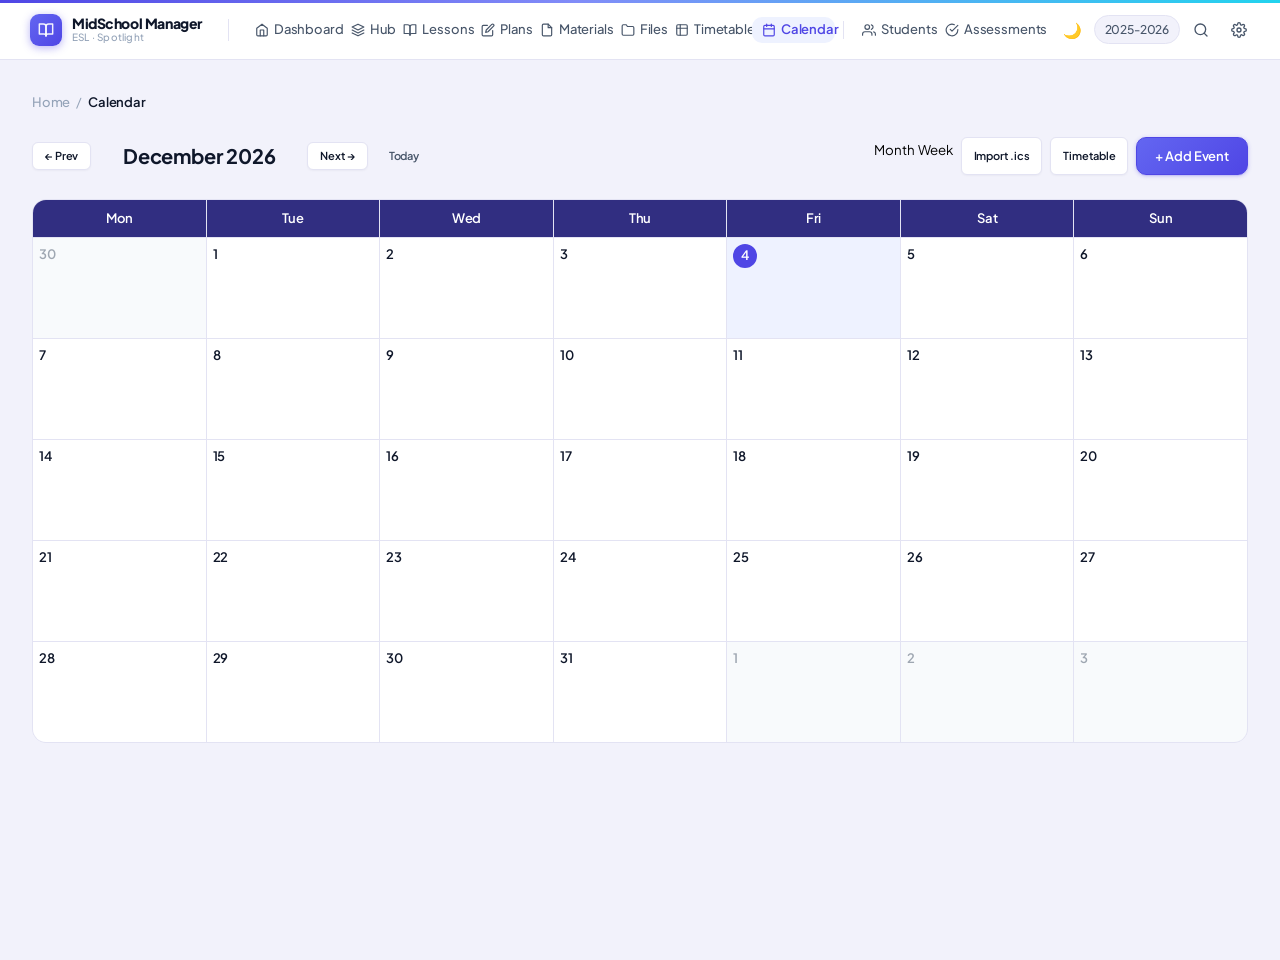
<file: calendar.html>
﻿<!DOCTYPE html>
<html lang="en" dir="ltr">
<head>
  <meta charset="UTF-8">
  <meta name="viewport" content="width=device-width, initial-scale=1.0">
  <title>MidSchool Manager · Calendar</title>
  <meta name="theme-color" content="#4F46E5">
  <link rel="manifest" href="manifest.json">
  <link rel="apple-touch-icon" href="icons/icon-192.svg">
  <link rel="stylesheet" href="css/main.css">
  <style>
    .cal-header { display: flex; align-items: center; justify-content: space-between; margin-bottom: var(--space-lg); flex-wrap: wrap; gap: var(--space-sm); }
    .cal-nav { display: flex; align-items: center; gap: var(--space-sm); }
    .cal-nav__month { font-size: var(--text-xl); font-weight: 700; min-width: 200px; text-align: center; }
    .cal-grid { display: grid; grid-template-columns: repeat(7, 1fr); gap: 1px; background: var(--border); border: 1px solid var(--border); border-radius: var(--radius-lg); overflow: hidden; }
    .cal-grid__head { background: var(--primary-dark); color: #fff; padding: 8px; text-align: center; font-size: var(--text-sm); font-weight: 600; }
    .cal-grid__day { background: var(--card); min-height: 100px; padding: 6px; position: relative; cursor: pointer; transition: background var(--transition-fast); }
    .cal-grid__day:hover { background: var(--bg); }
    .cal-grid__day--other { background: #F8FAFC; }
    .cal-grid__day--other .cal-day__num { color: var(--text-secondary); opacity: 0.5; }
    .cal-grid__day--today { background: var(--primary-light); }
    .cal-grid__day--holiday { background: #FEF2F2; }
    .cal-day__num { font-size: var(--text-sm); font-weight: 600; margin-bottom: 4px; }
    .cal-day__num--today { display: inline-flex; align-items: center; justify-content: center; width: 24px; height: 24px; border-radius: 50%; background: var(--primary); color: #fff; }
    .cal-event { font-size: 11px; padding: 2px 6px; border-radius: 4px; margin-bottom: 2px; white-space: nowrap; overflow: hidden; text-overflow: ellipsis; color: #fff; cursor: pointer; }
    .cal-event--holiday { background: var(--danger); }
    .cal-more { font-size: 11px; color: var(--primary); cursor: pointer; font-weight: 600; }
    @media (max-width: 767px) { .cal-grid__day { min-height: 60px; } .cal-event { display: none; } .cal-more { display: none; } .cal-day__num { text-align: center; } }
    /* Week view */
    .week-grid { display: grid; grid-template-columns: 80px repeat(6, 1fr); gap: 1px; background: var(--border); border: 1px solid var(--border); border-radius: var(--radius-lg); overflow: hidden; }
    .week-grid__head { background: var(--primary-dark); color: #fff; padding: 8px; text-align: center; font-size: var(--text-xs); font-weight: 600; }
    .week-grid__period { background: var(--bg); padding: 8px; font-size: var(--text-xs); font-weight: 600; color: var(--text-secondary); display: flex; align-items: center; justify-content: center; }
    .week-grid__cell { background: var(--card); padding: 6px; min-height: 60px; cursor: pointer; }
    .week-grid__cell:hover { background: var(--bg); }
    /* Import panel */
    .import-panel { background: var(--bg); border: 2px dashed var(--border); border-radius: var(--radius-lg); padding: var(--space-lg); margin-bottom: var(--space-lg); display: none; }
    .import-panel.visible { display: block; }
    .import-panel__header { display: flex; align-items: center; justify-content: space-between; margin-bottom: var(--space-md); }
    .import-panel__title { font-weight: 700; font-size: var(--text-base); }
    .import-preview { max-height: 250px; overflow-y: auto; margin-top: var(--space-md); }
    .import-preview table { width: 100%; font-size: var(--text-sm); }
    .import-preview th { background: var(--bg-secondary); font-size: var(--text-xs); text-transform: uppercase; padding: 6px 8px; text-align: left; }
    .import-preview td { padding: 6px 8px; border-bottom: 1px solid var(--border-light); }
    .timetable-grid { display: grid; grid-template-columns: 80px repeat(6, 1fr); gap: 1px; background: var(--border); border: 1px solid var(--border); border-radius: var(--radius-md); overflow: hidden; font-size: var(--text-xs); margin-top: var(--space-md); }
    .timetable-grid__head { background: var(--primary-dark); color: #fff; padding: 6px; text-align: center; font-weight: 600; }
    .timetable-grid__period { background: var(--bg-secondary); padding: 6px; font-weight: 600; text-align: center; color: var(--text-secondary); }
    .timetable-grid__cell { background: var(--card); padding: 4px; min-height: 36px; }
    .timetable-grid__cell select { width: 100%; font-size: 11px; padding: 2px; border: 1px solid var(--border); border-radius: 4px; }
  </style>
</head>
<body>
  <!-- Top Navigation -->
<header class="topnav" id="topnav">
  <div class="topnav__inner">

    <!-- Brand -->
    <a href="index.html" class="topnav__brand" aria-label="MidSchool Manager home">
      <div class="topnav__brand-icon"><svg viewBox="0 0 24 24" fill="none" stroke="rgba(255,255,255,0.92)" stroke-width="2.2" stroke-linecap="round" stroke-linejoin="round" width="16" height="16"><path d="M2 3h6a4 4 0 0 1 4 4v14a3 3 0 0 0-3-3H2z"/><path d="M22 3h-6a4 4 0 0 0-4 4v14a3 3 0 0 1 3-3h7z"/></svg></div>
      <div class="topnav__brand-text">
        <span class="topnav__brand-name">MidSchool Manager</span>
        <span class="topnav__brand-sub">ESL · Spotlight</span>
      </div>
    </a>

    <div class="topnav__separator" aria-hidden="true"></div>

    <!-- Desktop Navigation -->
    <nav class="topnav__nav" id="topnavNav" aria-label="Main navigation">
      <div class="topnav__group">
        <a href="index.html"        class="topnav__link" data-nav="index.html">
          <svg class="topnav__link-icon" viewBox="0 0 24 24"><path d="M3 9l9-7 9 7v11a2 2 0 0 1-2 2H5a2 2 0 0 1-2-2z"/><polyline points="9 22 9 12 15 12 15 22"/></svg>
          Dashboard
        </a>
        <a href="teaching-hub.html" class="topnav__link" data-nav="teaching-hub.html">
          <svg class="topnav__link-icon" viewBox="0 0 24 24"><path d="M12 2L2 7l10 5 10-5-10-5z"/><path d="M2 17l10 5 10-5"/><path d="M2 12l10 5 10-5"/></svg>
          Hub
        </a>
        <a href="lessons.html"      class="topnav__link" data-nav="lessons.html">
          <svg class="topnav__link-icon" viewBox="0 0 24 24"><path d="M2 3h6a4 4 0 0 1 4 4v14a3 3 0 0 0-3-3H2z"/><path d="M22 3h-6a4 4 0 0 0-4 4v14a3 3 0 0 1 3-3h7z"/></svg>
          Lessons
        </a>
        <a href="plans.html"        class="topnav__link" data-nav="plans.html">
          <svg class="topnav__link-icon" viewBox="0 0 24 24"><path d="M11 4H4a2 2 0 0 0-2 2v14a2 2 0 0 0 2 2h14a2 2 0 0 0 2-2v-7"/><path d="M18.5 2.5a2.121 2.121 0 0 1 3 3L12 15l-4 1 1-4 9.5-9.5z"/></svg>
          Plans
        </a>
        <a href="materials.html"    class="topnav__link" data-nav="materials.html">
          <svg class="topnav__link-icon" viewBox="0 0 24 24"><path d="M14 2H6a2 2 0 0 0-2 2v16a2 2 0 0 0 2 2h12a2 2 0 0 0 2-2V8z"/><polyline points="14 2 14 8 20 8"/></svg>
          Materials
        </a>
        <a href="files.html"        class="topnav__link" data-nav="files.html">
          <svg class="topnav__link-icon" viewBox="0 0 24 24"><path d="M22 19a2 2 0 0 1-2 2H4a2 2 0 0 1-2-2V5a2 2 0 0 1 2-2h5l2 3h9a2 2 0 0 1 2 2z"/></svg>
          Files
        </a>
        <a href="timetable.html"    class="topnav__link" data-nav="timetable.html">
          <svg class="topnav__link-icon" viewBox="0 0 24 24"><rect x="3" y="3" width="18" height="18" rx="2"/><path d="M3 9h18M9 3v18"/></svg>
          Timetable
        </a>
        <a href="calendar.html"     class="topnav__link" data-nav="calendar.html">
          <svg class="topnav__link-icon" viewBox="0 0 24 24"><rect x="3" y="4" width="18" height="18" rx="2" ry="2"/><line x1="16" y1="2" x2="16" y2="6"/><line x1="8" y1="2" x2="8" y2="6"/><line x1="3" y1="10" x2="21" y2="10"/></svg>
          Calendar
        </a>
      </div>

      <div class="topnav__nav-divider" aria-hidden="true"></div>

      <div class="topnav__group">
        <a href="students.html"    class="topnav__link" data-nav="students.html">
          <svg class="topnav__link-icon" viewBox="0 0 24 24"><path d="M17 21v-2a4 4 0 0 0-4-4H5a4 4 0 0 0-4 4v2"/><circle cx="9" cy="7" r="4"/><path d="M23 21v-2a4 4 0 0 0-3-3.87"/><path d="M16 3.13a4 4 0 0 1 0 7.75"/></svg>
          Students
        </a>
        <a href="assessments.html" class="topnav__link" data-nav="assessments.html">
          <svg class="topnav__link-icon" viewBox="0 0 24 24"><path d="M22 11.08V12a10 10 0 1 1-5.93-9.14"/><polyline points="22 4 12 14.01 9 11.01"/></svg>
          Assessments
        </a>
        <a href="remedial.html"    class="topnav__link" data-nav="remedial.html">
          <svg class="topnav__link-icon" viewBox="0 0 24 24"><circle cx="12" cy="12" r="10"/><line x1="12" y1="8" x2="12" y2="12"/><line x1="12" y1="16" x2="12.01" y2="16"/></svg>
          Remedial
        </a>
      </div>
    </nav>

    <!-- Right Actions -->
    <div class="topnav__actions">
      <div class="topnav__teacher-info" data-header-info></div>
      <button class="topnav__action-btn" id="headerSearchBtn" aria-label="Search (Ctrl+K)">
        <svg width="16" height="16" viewBox="0 0 24 24" fill="none" stroke="currentColor" stroke-width="2" stroke-linecap="round" stroke-linejoin="round"><circle cx="11" cy="11" r="8"/><line x1="21" y1="21" x2="16.65" y2="16.65"/></svg>
      </button>
      <a href="settings.html" class="topnav__action-btn" data-nav="settings.html" aria-label="Settings">
        <svg width="16" height="16" viewBox="0 0 24 24" fill="none" stroke="currentColor" stroke-width="2" stroke-linecap="round" stroke-linejoin="round"><circle cx="12" cy="12" r="3"/><path d="M19.4 15a1.65 1.65 0 0 0 .33 1.82l.06.06a2 2 0 0 1 0 2.83 2 2 0 0 1-2.83 0l-.06-.06a1.65 1.65 0 0 0-1.82-.33 1.65 1.65 0 0 0-1 1.51V21a2 2 0 0 1-2 2 2 2 0 0 1-2-2v-.09A1.65 1.65 0 0 0 9 19.4a1.65 1.65 0 0 0-1.82.33l-.06.06a2 2 0 0 1-2.83 0 2 2 0 0 1 0-2.83l.06-.06A1.65 1.65 0 0 0 4.68 15a1.65 1.65 0 0 0-1.51-1H3a2 2 0 0 1-2-2 2 2 0 0 1 2-2h.09A1.65 1.65 0 0 0 4.6 9a1.65 1.65 0 0 0-.33-1.82l-.06-.06a2 2 0 0 1 0-2.83 2 2 0 0 1 2.83 0l.06.06A1.65 1.65 0 0 0 9 4.68a1.65 1.65 0 0 0 1-1.51V3a2 2 0 0 1 2-2 2 2 0 0 1 2 2v.09a1.65 1.65 0 0 0 1 1.51 1.65 1.65 0 0 0 1.82-.33l.06-.06a2 2 0 0 1 2.83 0 2 2 0 0 1 0 2.83l-.06.06A1.65 1.65 0 0 0 19.4 9a1.65 1.65 0 0 0 1.51 1H21a2 2 0 0 1 2 2 2 2 0 0 1-2 2h-.09a1.65 1.65 0 0 0-1.51 1z"/></svg>
      </a>
    </div>

    <!-- Mobile hamburger -->
    <button class="hamburger" id="hamburgerBtn" aria-label="Toggle menu" aria-expanded="false">
      <span class="hamburger__line"></span>
      <span class="hamburger__line"></span>
      <span class="hamburger__line"></span>
    </button>

  </div>
</header>

<!-- Mobile Dropdown Menu -->
<div class="mobile-menu" id="mobileMenu" aria-hidden="true">
  <div class="mobile-menu__inner">
    <div class="mobile-menu__section-label">Teach</div>
    <a href="index.html"        class="mobile-menu__link" data-nav="index.html">
      <span class="mobile-menu__icon"><svg viewBox="0 0 24 24"><path d="M3 9l9-7 9 7v11a2 2 0 0 1-2 2H5a2 2 0 0 1-2-2z"/><polyline points="9 22 9 12 15 12 15 22"/></svg></span>
      Dashboard
    </a>
    <a href="teaching-hub.html" class="mobile-menu__link" data-nav="teaching-hub.html">
      <span class="mobile-menu__icon"><svg viewBox="0 0 24 24"><path d="M12 2L2 7l10 5 10-5-10-5z"/><path d="M2 17l10 5 10-5"/><path d="M2 12l10 5 10-5"/></svg></span>
      Teaching Hub
    </a>
    <a href="lessons.html"      class="mobile-menu__link" data-nav="lessons.html">
      <span class="mobile-menu__icon"><svg viewBox="0 0 24 24"><path d="M2 3h6a4 4 0 0 1 4 4v14a3 3 0 0 0-3-3H2z"/><path d="M22 3h-6a4 4 0 0 0-4 4v14a3 3 0 0 1 3-3h7z"/></svg></span>
      Lesson Records
    </a>
    <a href="plans.html"        class="mobile-menu__link" data-nav="plans.html">
      <span class="mobile-menu__icon"><svg viewBox="0 0 24 24"><path d="M11 4H4a2 2 0 0 0-2 2v14a2 2 0 0 0 2 2h14a2 2 0 0 0 2-2v-7"/><path d="M18.5 2.5a2.121 2.121 0 0 1 3 3L12 15l-4 1 1-4 9.5-9.5z"/></svg></span>
      Lesson Plans
    </a>
    <a href="materials.html"    class="mobile-menu__link" data-nav="materials.html">
      <span class="mobile-menu__icon"><svg viewBox="0 0 24 24"><path d="M14 2H6a2 2 0 0 0-2 2v16a2 2 0 0 0 2 2h12a2 2 0 0 0 2-2V8z"/><polyline points="14 2 14 8 20 8"/></svg></span>
      Materials
    </a>
    <a href="files.html"        class="mobile-menu__link" data-nav="files.html">
      <span class="mobile-menu__icon"><svg viewBox="0 0 24 24"><path d="M22 19a2 2 0 0 1-2 2H4a2 2 0 0 1-2-2V5a2 2 0 0 1 2-2h5l2 3h9a2 2 0 0 1 2 2z"/></svg></span>
      Lesson Files
    </a>
    <a href="timetable.html"    class="mobile-menu__link" data-nav="timetable.html">
      <span class="mobile-menu__icon"><svg viewBox="0 0 24 24"><rect x="3" y="3" width="18" height="18" rx="2"/><path d="M3 9h18M9 3v18"/></svg></span>
      Timetable
    </a>
    <a href="calendar.html"     class="mobile-menu__link" data-nav="calendar.html">
      <span class="mobile-menu__icon"><svg viewBox="0 0 24 24"><rect x="3" y="4" width="18" height="18" rx="2" ry="2"/><line x1="16" y1="2" x2="16" y2="6"/><line x1="8" y1="2" x2="8" y2="6"/><line x1="3" y1="10" x2="21" y2="10"/></svg></span>
      Calendar
    </a>
    <div class="mobile-menu__section-label">Students</div>
    <a href="students.html"    class="mobile-menu__link" data-nav="students.html">
      <span class="mobile-menu__icon"><svg viewBox="0 0 24 24"><path d="M17 21v-2a4 4 0 0 0-4-4H5a4 4 0 0 0-4 4v2"/><circle cx="9" cy="7" r="4"/></svg></span>
      Students
    </a>
    <a href="assessments.html" class="mobile-menu__link" data-nav="assessments.html">
      <span class="mobile-menu__icon"><svg viewBox="0 0 24 24"><path d="M22 11.08V12a10 10 0 1 1-5.93-9.14"/><polyline points="22 4 12 14.01 9 11.01"/></svg></span>
      Assessments
    </a>
    <a href="remedial.html"    class="mobile-menu__link" data-nav="remedial.html">
      <span class="mobile-menu__icon"><svg viewBox="0 0 24 24"><circle cx="12" cy="12" r="10"/><line x1="12" y1="8" x2="12" y2="12"/><line x1="12" y1="16" x2="12.01" y2="16"/></svg></span>
      Remedial Work
    </a>
    <div class="mobile-menu__divider"></div>
    <a href="settings.html"    class="mobile-menu__link" data-nav="settings.html">
      <span class="mobile-menu__icon"><svg viewBox="0 0 24 24"><circle cx="12" cy="12" r="3"/><path d="M19.4 15a1.65 1.65 0 0 0 .33 1.82l.06.06a2 2 0 0 1 0 2.83 2 2 0 0 1-2.83 0l-.06-.06a1.65 1.65 0 0 0-1.82-.33 1.65 1.65 0 0 0-1 1.51V21a2 2 0 0 1-2 2 2 2 0 0 1-2-2v-.09A1.65 1.65 0 0 0 9 19.4a1.65 1.65 0 0 0-1.82.33l-.06.06a2 2 0 0 1-2.83 0 2 2 0 0 1 0-2.83l.06-.06A1.65 1.65 0 0 0 4.68 15a1.65 1.65 0 0 0-1.51-1H3a2 2 0 0 1-2-2 2 2 0 0 1 2-2h.09A1.65 1.65 0 0 0 4.6 9a1.65 1.65 0 0 0-.33-1.82l-.06-.06a2 2 0 0 1 0-2.83 2 2 0 0 1 2.83 0l.06.06A1.65 1.65 0 0 0 9 4.68a1.65 1.65 0 0 0 1-1.51V3a2 2 0 0 1 2-2 2 2 0 0 1 2 2v.09a1.65 1.65 0 0 0 1 1.51 1.65 1.65 0 0 0 1.82-.33l.06-.06a2 2 0 0 1 2.83 0 2 2 0 0 1 0 2.83l-.06.06A1.65 1.65 0 0 0 19.4 9a1.65 1.65 0 0 0 1.51 1H21a2 2 0 0 1 2 2 2 2 0 0 1-2 2h-.09a1.65 1.65 0 0 0-1.51 1z"/></svg></span>
      Settings
    </a>
  </div>
</div>
<div class="mobile-menu-backdrop" id="mobileMenuBackdrop"></div>

  <main class="main-content">
    <nav class="breadcrumbs" id="breadcrumbs" aria-label="Breadcrumbs"></nav>
    <div class="cal-header">
      <div class="cal-nav">
        <button class="btn btn-secondary btn-sm" id="btnPrev">← Prev</button>
        <span class="cal-nav__month" id="calMonth">February 2026</span>
        <button class="btn btn-secondary btn-sm" id="btnNext">Next →</button>
        <button class="btn btn-ghost btn-sm" id="btnToday">Today</button>
      </div>
      <div class="flex gap-sm">
        <div class="view-tabs" style="margin-bottom:0">
          <button class="view-tab view-tab--active" data-view="month">Month</button>
          <button class="view-tab" data-view="week">Week</button>
        </div>
        <button class="btn btn-secondary btn-sm" id="btnImportICS">Import .ics</button>
        <button class="btn btn-secondary btn-sm" id="btnEditTimetable">Timetable</button>
        <button class="btn btn-primary" id="btnAddEvent">+ Add Event</button>
        <input type="file" id="icsFileInput" accept=".ics,.ical" style="display:none">
      </div>
    </div>

    <!-- ICS Import Preview Panel -->
    <div class="import-panel" id="icsImportPanel">
      <div class="import-panel__header">
        <span class="import-panel__title">Import Calendar Events</span>
        <button class="btn btn-ghost btn-sm" id="btnCloseImport">Close</button>
      </div>
      <p style="font-size:var(--text-sm);color:var(--text-secondary);margin-bottom:var(--space-sm)">
        Preview of events found in your .ics file. Select which to import.
      </p>
      <div style="display:flex;gap:var(--space-sm);margin-bottom:var(--space-sm)">
        <button class="btn btn-sm btn-ghost" id="btnSelectAllICS">Select All</button>
        <button class="btn btn-sm btn-ghost" id="btnDeselectAllICS">Deselect All</button>
        <span class="badge" id="icsEventCount">0 events</span>
      </div>
      <div class="import-preview" id="icsPreviewTable"></div>
      <div style="display:flex;justify-content:flex-end;gap:var(--space-sm);margin-top:var(--space-md)">
        <button class="btn btn-secondary" id="btnCancelImport">Cancel</button>
        <button class="btn btn-primary" id="btnConfirmImport">Import Selected</button>
      </div>
    </div>

    <div id="calendarContainer"></div>
  </main>

  <!-- Bottom Navigation (Mobile) -->
  <nav class="bottom-nav" id="bottomNav">
    <a href="index.html" class="bottom-nav__item" data-nav="index.html">
      <svg class="bottom-nav__icon" viewBox="0 0 24 24"><path d="M3 9l9-7 9 7v11a2 2 0 0 1-2 2H5a2 2 0 0 1-2-2z"/><polyline points="9 22 9 12 15 12 15 22"/></svg>
      <span class="bottom-nav__label">Home</span>
    </a>
    <a href="teaching-hub.html" class="bottom-nav__item" data-nav="teaching-hub.html">
      <svg class="bottom-nav__icon" viewBox="0 0 24 24"><path d="M12 2L2 7l10 5 10-5-10-5z"/><path d="M2 17l10 5 10-5"/><path d="M2 12l10 5 10-5"/></svg>
      <span class="bottom-nav__label">Hub</span>
    </a>
    <a href="assessments.html" class="bottom-nav__item" data-nav="assessments.html">
      <svg class="bottom-nav__icon" viewBox="0 0 24 24"><path d="M22 11.08V12a10 10 0 1 1-5.93-9.14"/><polyline points="22 4 12 14.01 9 11.01"/></svg>
      <span class="bottom-nav__label">Grades</span>
    </a>
    <a href="students.html" class="bottom-nav__item" data-nav="students.html">
      <svg class="bottom-nav__icon" viewBox="0 0 24 24"><path d="M17 21v-2a4 4 0 0 0-4-4H5a4 4 0 0 0-4 4v2"/><circle cx="9" cy="7" r="4"/></svg>
      <span class="bottom-nav__label">Students</span>
    </a>
    <button class="bottom-nav__item bottom-nav__more" id="bottomNavMore">
      <svg class="bottom-nav__icon" viewBox="0 0 24 24"><circle cx="12" cy="12" r="1"/><circle cx="12" cy="5" r="1"/><circle cx="12" cy="19" r="1"/></svg>
      <span class="bottom-nav__label">More</span>
    </button>
  </nav>

  <script src="js/storage.js"></script>
  <script src="js/data-models.js"></script>
  <script src="js/ui-helpers.js"></script>
  <script src="js/app.js"></script>
  <script src="js/sidepanel.js"></script>
  <script src="js/command-palette.js"></script>
  <script src="js/ics-parser.js"></script>
  <script src="js/calendar-view.js"></script>
</body>
</html>
</file>
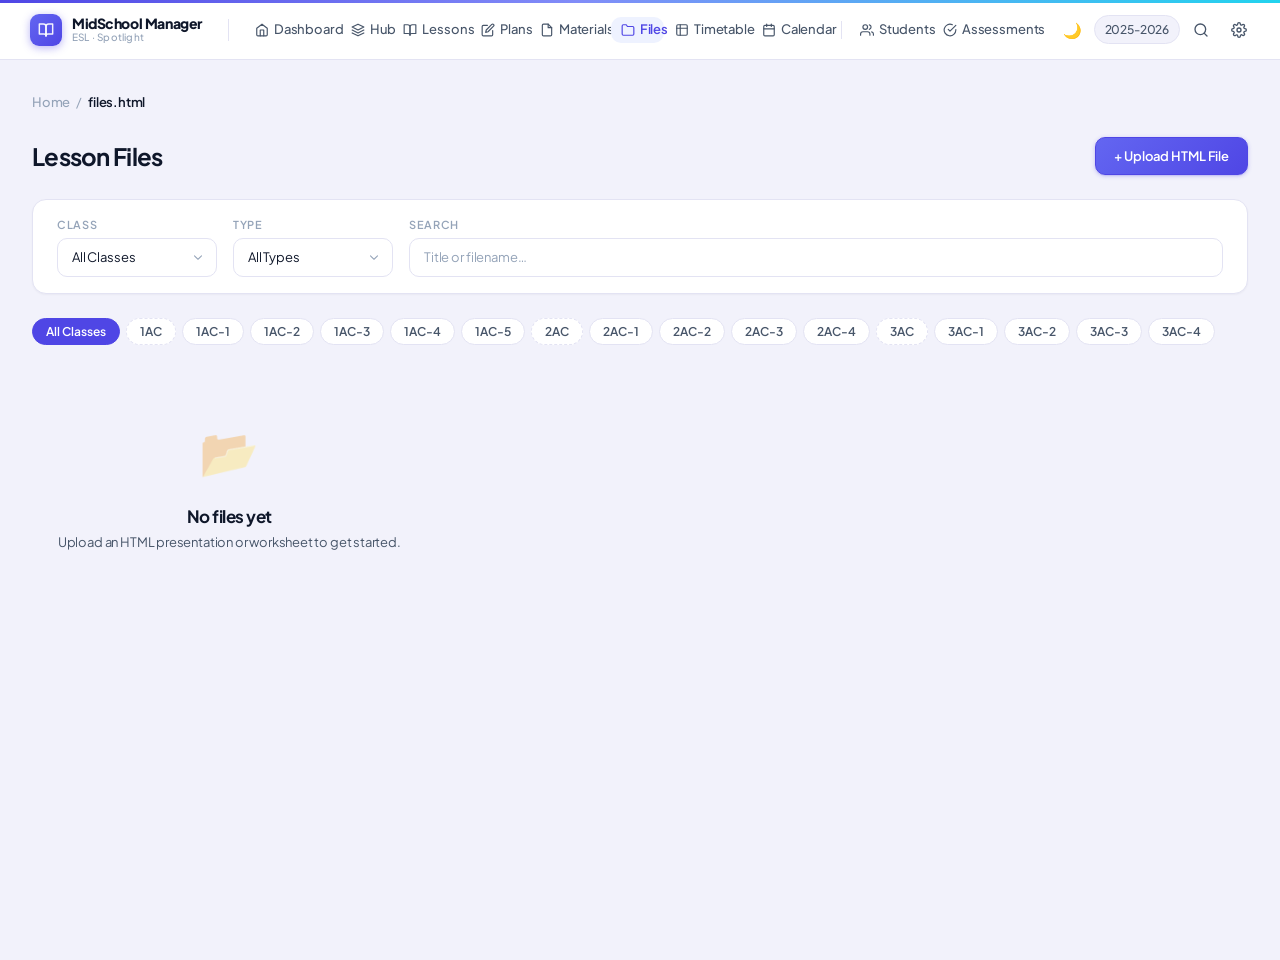
<file: files.html>
<!DOCTYPE html>
<html lang="en" dir="ltr">
<head>
  <meta charset="UTF-8">
  <meta name="viewport" content="width=device-width, initial-scale=1.0">
  <title>MidSchool Manager · Lesson Files</title>
  <meta name="theme-color" content="#4F46E5">
  <link rel="manifest" href="manifest.json">
  <link rel="apple-touch-icon" href="icons/icon-192.svg">
  <link rel="stylesheet" href="css/main.css">
</head>
<body>

<!-- Top Navigation -->
<header class="topnav" id="topnav">
  <div class="topnav__inner">
    <a href="index.html" class="topnav__brand" aria-label="MidSchool Manager home">
      <div class="topnav__brand-icon"><svg viewBox="0 0 24 24" fill="none" stroke="rgba(255,255,255,0.92)" stroke-width="2.2" stroke-linecap="round" stroke-linejoin="round" width="16" height="16"><path d="M2 3h6a4 4 0 0 1 4 4v14a3 3 0 0 0-3-3H2z"/><path d="M22 3h-6a4 4 0 0 0-4 4v14a3 3 0 0 1 3-3h7z"/></svg></div>
      <div class="topnav__brand-text">
        <span class="topnav__brand-name">MidSchool Manager</span>
        <span class="topnav__brand-sub">ESL · Spotlight</span>
      </div>
    </a>
    <div class="topnav__separator" aria-hidden="true"></div>
    <nav class="topnav__nav" id="topnavNav" aria-label="Main navigation">
      <div class="topnav__group">
        <a href="index.html"        class="topnav__link" data-nav="index.html">
          <svg class="topnav__link-icon" viewBox="0 0 24 24"><path d="M3 9l9-7 9 7v11a2 2 0 0 1-2 2H5a2 2 0 0 1-2-2z"/><polyline points="9 22 9 12 15 12 15 22"/></svg>
          Dashboard
        </a>
        <a href="teaching-hub.html" class="topnav__link" data-nav="teaching-hub.html">
          <svg class="topnav__link-icon" viewBox="0 0 24 24"><path d="M12 2L2 7l10 5 10-5-10-5z"/><path d="M2 17l10 5 10-5"/><path d="M2 12l10 5 10-5"/></svg>
          Hub
        </a>
        <a href="lessons.html"      class="topnav__link" data-nav="lessons.html">
          <svg class="topnav__link-icon" viewBox="0 0 24 24"><path d="M2 3h6a4 4 0 0 1 4 4v14a3 3 0 0 0-3-3H2z"/><path d="M22 3h-6a4 4 0 0 0-4 4v14a3 3 0 0 1 3-3h7z"/></svg>
          Lessons
        </a>
        <a href="plans.html"        class="topnav__link" data-nav="plans.html">
          <svg class="topnav__link-icon" viewBox="0 0 24 24"><path d="M11 4H4a2 2 0 0 0-2 2v14a2 2 0 0 0 2 2h14a2 2 0 0 0 2-2v-7"/><path d="M18.5 2.5a2.121 2.121 0 0 1 3 3L12 15l-4 1 1-4 9.5-9.5z"/></svg>
          Plans
        </a>
        <a href="materials.html"    class="topnav__link" data-nav="materials.html">
          <svg class="topnav__link-icon" viewBox="0 0 24 24"><path d="M14 2H6a2 2 0 0 0-2 2v16a2 2 0 0 0 2 2h12a2 2 0 0 0 2-2V8z"/><polyline points="14 2 14 8 20 8"/></svg>
          Materials
        </a>
        <a href="files.html"        class="topnav__link" data-nav="files.html">
          <svg class="topnav__link-icon" viewBox="0 0 24 24"><path d="M22 19a2 2 0 0 1-2 2H4a2 2 0 0 1-2-2V5a2 2 0 0 1 2-2h5l2 3h9a2 2 0 0 1 2 2z"/></svg>
          Files
        </a>
        <a href="timetable.html"    class="topnav__link" data-nav="timetable.html">
          <svg class="topnav__link-icon" viewBox="0 0 24 24"><rect x="3" y="3" width="18" height="18" rx="2"/><path d="M3 9h18M9 3v18"/></svg>
          Timetable
        </a>
        <a href="calendar.html"     class="topnav__link" data-nav="calendar.html">
          <svg class="topnav__link-icon" viewBox="0 0 24 24"><rect x="3" y="4" width="18" height="18" rx="2" ry="2"/><line x1="16" y1="2" x2="16" y2="6"/><line x1="8" y1="2" x2="8" y2="6"/><line x1="3" y1="10" x2="21" y2="10"/></svg>
          Calendar
        </a>
      </div>
      <div class="topnav__nav-divider" aria-hidden="true"></div>
      <div class="topnav__group">
        <a href="students.html"    class="topnav__link" data-nav="students.html">
          <svg class="topnav__link-icon" viewBox="0 0 24 24"><path d="M17 21v-2a4 4 0 0 0-4-4H5a4 4 0 0 0-4 4v2"/><circle cx="9" cy="7" r="4"/><path d="M23 21v-2a4 4 0 0 0-3-3.87"/><path d="M16 3.13a4 4 0 0 1 0 7.75"/></svg>
          Students
        </a>
        <a href="assessments.html" class="topnav__link" data-nav="assessments.html">
          <svg class="topnav__link-icon" viewBox="0 0 24 24"><path d="M22 11.08V12a10 10 0 1 1-5.93-9.14"/><polyline points="22 4 12 14.01 9 11.01"/></svg>
          Assessments
        </a>
        <a href="remedial.html"    class="topnav__link" data-nav="remedial.html">
          <svg class="topnav__link-icon" viewBox="0 0 24 24"><circle cx="12" cy="12" r="10"/><line x1="12" y1="8" x2="12" y2="12"/><line x1="12" y1="16" x2="12.01" y2="16"/></svg>
          Remedial
        </a>
      </div>
    </nav>
    <div class="topnav__actions">
      <div class="topnav__teacher-info" data-header-info></div>
      <button class="topnav__action-btn" id="headerSearchBtn" aria-label="Search (Ctrl+K)">
        <svg width="16" height="16" viewBox="0 0 24 24" fill="none" stroke="currentColor" stroke-width="2" stroke-linecap="round" stroke-linejoin="round"><circle cx="11" cy="11" r="8"/><line x1="21" y1="21" x2="16.65" y2="16.65"/></svg>
      </button>
      <a href="settings.html" class="topnav__action-btn" data-nav="settings.html" aria-label="Settings">
        <svg width="16" height="16" viewBox="0 0 24 24" fill="none" stroke="currentColor" stroke-width="2" stroke-linecap="round" stroke-linejoin="round"><circle cx="12" cy="12" r="3"/><path d="M19.4 15a1.65 1.65 0 0 0 .33 1.82l.06.06a2 2 0 0 1 0 2.83 2 2 0 0 1-2.83 0l-.06-.06a1.65 1.65 0 0 0-1.82-.33 1.65 1.65 0 0 0-1 1.51V21a2 2 0 0 1-2 2 2 2 0 0 1-2-2v-.09A1.65 1.65 0 0 0 9 19.4a1.65 1.65 0 0 0-1.82.33l-.06.06a2 2 0 0 1-2.83 0 2 2 0 0 1 0-2.83l.06-.06A1.65 1.65 0 0 0 4.68 15a1.65 1.65 0 0 0-1.51-1H3a2 2 0 0 1-2-2 2 2 0 0 1 2-2h.09A1.65 1.65 0 0 0 4.6 9a1.65 1.65 0 0 0-.33-1.82l-.06-.06a2 2 0 0 1 0-2.83 2 2 0 0 1 2.83 0l.06.06A1.65 1.65 0 0 0 9 4.68a1.65 1.65 0 0 0 1-1.51V3a2 2 0 0 1 2-2 2 2 0 0 1 2 2v.09a1.65 1.65 0 0 0 1 1.51 1.65 1.65 0 0 0 1.82-.33l.06-.06a2 2 0 0 1 2.83 0 2 2 0 0 1 0 2.83l-.06.06A1.65 1.65 0 0 0 19.4 9a1.65 1.65 0 0 0 1.51 1H21a2 2 0 0 1 2 2 2 2 0 0 1-2 2h-.09a1.65 1.65 0 0 0-1.51 1z"/></svg>
      </a>
    </div>
    <button class="hamburger" id="hamburgerBtn" aria-label="Toggle menu" aria-expanded="false">
      <span class="hamburger__line"></span>
      <span class="hamburger__line"></span>
      <span class="hamburger__line"></span>
    </button>
  </div>
</header>

<!-- Mobile Dropdown Menu -->
<div class="mobile-menu" id="mobileMenu" aria-hidden="true">
  <div class="mobile-menu__inner">
    <div class="mobile-menu__section-label">Teach</div>
    <a href="index.html"        class="mobile-menu__link" data-nav="index.html">
      <span class="mobile-menu__icon"><svg viewBox="0 0 24 24"><path d="M3 9l9-7 9 7v11a2 2 0 0 1-2 2H5a2 2 0 0 1-2-2z"/><polyline points="9 22 9 12 15 12 15 22"/></svg></span>
      Dashboard
    </a>
    <a href="teaching-hub.html" class="mobile-menu__link" data-nav="teaching-hub.html">
      <span class="mobile-menu__icon"><svg viewBox="0 0 24 24"><path d="M12 2L2 7l10 5 10-5-10-5z"/><path d="M2 17l10 5 10-5"/><path d="M2 12l10 5 10-5"/></svg></span>
      Teaching Hub
    </a>
    <a href="lessons.html"      class="mobile-menu__link" data-nav="lessons.html">
      <span class="mobile-menu__icon"><svg viewBox="0 0 24 24"><path d="M2 3h6a4 4 0 0 1 4 4v14a3 3 0 0 0-3-3H2z"/><path d="M22 3h-6a4 4 0 0 0-4 4v14a3 3 0 0 1 3-3h7z"/></svg></span>
      Lesson Records
    </a>
    <a href="plans.html"        class="mobile-menu__link" data-nav="plans.html">
      <span class="mobile-menu__icon"><svg viewBox="0 0 24 24"><path d="M11 4H4a2 2 0 0 0-2 2v14a2 2 0 0 0 2 2h14a2 2 0 0 0 2-2v-7"/><path d="M18.5 2.5a2.121 2.121 0 0 1 3 3L12 15l-4 1 1-4 9.5-9.5z"/></svg></span>
      Lesson Plans
    </a>
    <a href="materials.html"    class="mobile-menu__link" data-nav="materials.html">
      <span class="mobile-menu__icon"><svg viewBox="0 0 24 24"><path d="M14 2H6a2 2 0 0 0-2 2v16a2 2 0 0 0 2 2h12a2 2 0 0 0 2-2V8z"/><polyline points="14 2 14 8 20 8"/></svg></span>
      Materials
    </a>
    <a href="files.html"        class="mobile-menu__link" data-nav="files.html">
      <span class="mobile-menu__icon"><svg viewBox="0 0 24 24"><path d="M22 19a2 2 0 0 1-2 2H4a2 2 0 0 1-2-2V5a2 2 0 0 1 2-2h5l2 3h9a2 2 0 0 1 2 2z"/></svg></span>
      Lesson Files
    </a>
    <a href="timetable.html"    class="mobile-menu__link" data-nav="timetable.html">
      <span class="mobile-menu__icon"><svg viewBox="0 0 24 24"><rect x="3" y="3" width="18" height="18" rx="2"/><path d="M3 9h18M9 3v18"/></svg></span>
      Timetable
    </a>
    <a href="calendar.html"     class="mobile-menu__link" data-nav="calendar.html">
      <span class="mobile-menu__icon"><svg viewBox="0 0 24 24"><rect x="3" y="4" width="18" height="18" rx="2" ry="2"/><line x1="16" y1="2" x2="16" y2="6"/><line x1="8" y1="2" x2="8" y2="6"/><line x1="3" y1="10" x2="21" y2="10"/></svg></span>
      Calendar
    </a>
    <div class="mobile-menu__section-label">Students</div>
    <a href="students.html"    class="mobile-menu__link" data-nav="students.html">
      <span class="mobile-menu__icon"><svg viewBox="0 0 24 24"><path d="M17 21v-2a4 4 0 0 0-4-4H5a4 4 0 0 0-4 4v2"/><circle cx="9" cy="7" r="4"/></svg></span>
      Students
    </a>
    <a href="assessments.html" class="mobile-menu__link" data-nav="assessments.html">
      <span class="mobile-menu__icon"><svg viewBox="0 0 24 24"><path d="M22 11.08V12a10 10 0 1 1-5.93-9.14"/><polyline points="22 4 12 14.01 9 11.01"/></svg></span>
      Assessments
    </a>
    <a href="remedial.html"    class="mobile-menu__link" data-nav="remedial.html">
      <span class="mobile-menu__icon"><svg viewBox="0 0 24 24"><circle cx="12" cy="12" r="10"/><line x1="12" y1="8" x2="12" y2="12"/><line x1="12" y1="16" x2="12.01" y2="16"/></svg></span>
      Remedial Work
    </a>
    <div class="mobile-menu__divider"></div>
    <a href="settings.html"    class="mobile-menu__link" data-nav="settings.html">
      <span class="mobile-menu__icon"><svg viewBox="0 0 24 24"><circle cx="12" cy="12" r="3"/><path d="M19.4 15a1.65 1.65 0 0 0 .33 1.82l.06.06a2 2 0 0 1 0 2.83 2 2 0 0 1-2.83 0l-.06-.06a1.65 1.65 0 0 0-1.82-.33 1.65 1.65 0 0 0-1 1.51V21a2 2 0 0 1-2 2 2 2 0 0 1-2-2v-.09A1.65 1.65 0 0 0 9 19.4a1.65 1.65 0 0 0-1.82.33l-.06.06a2 2 0 0 1-2.83 0 2 2 0 0 1 0-2.83l.06-.06A1.65 1.65 0 0 0 4.68 15a1.65 1.65 0 0 0-1.51-1H3a2 2 0 0 1-2-2 2 2 0 0 1 2-2h.09A1.65 1.65 0 0 0 4.6 9a1.65 1.65 0 0 0-.33-1.82l-.06-.06a2 2 0 0 1 0-2.83 2 2 0 0 1 2.83 0l.06.06A1.65 1.65 0 0 0 9 4.68a1.65 1.65 0 0 0 1-1.51V3a2 2 0 0 1 2-2 2 2 0 0 1 2 2v.09a1.65 1.65 0 0 0 1 1.51 1.65 1.65 0 0 0 1.82-.33l.06-.06a2 2 0 0 1 2.83 0 2 2 0 0 1 0 2.83l-.06.06A1.65 1.65 0 0 0 19.4 9a1.65 1.65 0 0 0 1.51 1H21a2 2 0 0 1 2 2 2 2 0 0 1-2 2h-.09a1.65 1.65 0 0 0-1.51 1z"/></svg></span>
      Settings
    </a>
  </div>
</div>
<div class="mobile-menu-backdrop" id="mobileMenuBackdrop"></div>

<main class="main-content">
  <nav class="breadcrumbs" id="breadcrumbs" aria-label="Breadcrumbs"></nav>

  <div class="page-header">
    <h2>Lesson Files</h2>
    <div class="page-header__actions">
      <button class="btn btn-primary" id="btnUpload">+ Upload HTML File</button>
    </div>
  </div>

  <!-- Filters -->
  <div class="filter-bar" id="filterBar">
    <div class="form-group">
      <label for="filterClass">Class</label>
      <select id="filterClass">
        <option value="">All Classes</option>
      </select>
    </div>
    <div class="form-group">
      <label for="filterType">Type</label>
      <select id="filterType">
        <option value="">All Types</option>
        <option value="presentation">Presentation</option>
        <option value="worksheet">Worksheet</option>
        <option value="activity">Activity</option>
        <option value="other">Other</option>
      </select>
    </div>
    <div class="form-group" style="flex:1;min-width:160px">
      <label for="filterSearch">Search</label>
      <input type="text" id="filterSearch" placeholder="Title or filename…">
    </div>
  </div>

  <!-- Class tabs -->
  <div class="lf-class-tabs" id="classTabs"></div>

  <!-- Files grid -->
  <div id="filesGrid" class="lf-grid"></div>
</main>

<!-- =========================================================
     UPLOAD MODAL
     ========================================================= -->
<div class="modal-overlay" id="uploadModal" style="display:none">
  <div class="modal" style="max-width:560px">
    <div class="modal__header">
      <h3 class="modal__title">Upload HTML File</h3>
      <button class="modal__close" id="uploadModalClose" aria-label="Close">&times;</button>
    </div>
    <div class="modal__body">

      <!-- Drop zone -->
      <div class="lf-drop-zone" id="dropZone">
        <div class="lf-drop-zone__icon">📂</div>
        <p class="lf-drop-zone__text">Drag &amp; drop an HTML file here, or</p>
        <label class="btn btn-secondary" style="cursor:pointer">
          Choose File
          <input type="file" id="fileInput" accept=".html,.htm" style="display:none">
        </label>
        <p class="lf-drop-zone__hint">Only .html / .htm files are accepted</p>
      </div>
      <p id="fileSelectedName" style="margin:8px 0 0;font-size:13px;color:var(--primary);display:none"></p>

      <!-- Metadata form (shown after file is selected) -->
      <div id="uploadForm" style="display:none;margin-top:16px">
        <div class="form-group">
          <label for="ufTitle">Title <span style="color:var(--danger)">*</span></label>
          <input type="text" id="ufTitle" placeholder="e.g. Present Continuous – Lesson 2">
        </div>
        <div class="form-group">
          <label for="ufType">File Type</label>
          <select id="ufType">
            <option value="presentation">📊 Presentation</option>
            <option value="worksheet">📝 Worksheet</option>
            <option value="activity">🎯 Activity</option>
            <option value="other">📄 Other</option>
          </select>
        </div>
        <div class="form-group">
          <label>Classes (select all that apply)</label>
          <div id="ufClasses" class="lf-class-checkboxes"></div>
        </div>
        <div class="form-group">
          <label for="ufDescription">Notes (optional)</label>
          <textarea id="ufDescription" rows="2" placeholder="Any notes about this file…"></textarea>
        </div>
      </div>

    </div>
    <div class="modal__footer">
      <button class="btn btn-secondary" id="btnUploadCancel">Cancel</button>
      <button class="btn btn-primary" id="btnUploadSave" disabled>Save File</button>
    </div>
  </div>
</div>

<!-- =========================================================
     PREVIEW / EDIT MODAL  (iframe + editor)
     ========================================================= -->
<div class="modal-overlay" id="previewModal" style="display:none">
  <div class="modal lf-preview-modal">
    <div class="modal__header">
      <h3 class="modal__title" id="previewModalTitle">Preview</h3>
      <div style="display:flex;gap:8px;align-items:center;margin-left:auto">
        <button class="btn btn-sm btn-secondary" id="btnToggleEditor" title="Toggle HTML editor">&#60;/&#62; Edit</button>
        <button class="btn btn-sm btn-secondary" id="btnPreviewPresent" title="Open in new tab">⛶ Present</button>
        <button class="btn btn-sm btn-secondary" id="btnPreviewPrint" title="Print / Save as PDF">🖨 Print</button>
        <button class="modal__close" id="previewModalClose" aria-label="Close">&times;</button>
      </div>
    </div>
    <div class="modal__body lf-preview-body">
      <!-- iframe view -->
      <iframe id="previewIframe" class="lf-preview-iframe" sandbox="allow-same-origin allow-scripts" title="HTML Preview"></iframe>
      <!-- editor view -->
      <div id="editorPanel" class="lf-editor-panel" style="display:none">
        <textarea id="htmlEditor" class="lf-html-editor" spellcheck="false"></textarea>
        <div style="display:flex;gap:8px;padding:8px;border-top:1px solid var(--border)">
          <button class="btn btn-sm btn-secondary" id="btnEditorRefresh">↺ Refresh Preview</button>
          <button class="btn btn-sm btn-primary"   id="btnEditorSave">Save Changes</button>
        </div>
      </div>
    </div>
  </div>
</div>

<!-- =========================================================
     EDIT METADATA MODAL
     ========================================================= -->
<div class="modal-overlay" id="editMetaModal" style="display:none">
  <div class="modal" style="max-width:520px">
    <div class="modal__header">
      <h3 class="modal__title">Edit File Details</h3>
      <button class="modal__close" id="editMetaModalClose" aria-label="Close">&times;</button>
    </div>
    <div class="modal__body">
      <div class="form-group">
        <label for="emTitle">Title <span style="color:var(--danger)">*</span></label>
        <input type="text" id="emTitle">
      </div>
      <div class="form-group">
        <label for="emType">File Type</label>
        <select id="emType">
          <option value="presentation">📊 Presentation</option>
          <option value="worksheet">📝 Worksheet</option>
          <option value="activity">🎯 Activity</option>
          <option value="other">📄 Other</option>
        </select>
      </div>
      <div class="form-group">
        <label>Classes</label>
        <div id="emClasses" class="lf-class-checkboxes"></div>
      </div>
      <div class="form-group">
        <label for="emDescription">Notes</label>
        <textarea id="emDescription" rows="2"></textarea>
      </div>
    </div>
    <div class="modal__footer">
      <button class="btn btn-secondary" id="btnEditMetaCancel">Cancel</button>
      <button class="btn btn-primary"   id="btnEditMetaSave">Save</button>
    </div>
  </div>
</div>

<!-- Scripts -->
<script src="js/storage.js"></script>
<script src="js/data-models.js"></script>
<script src="js/ui-helpers.js"></script>
<script src="js/app.js"></script>
<script src="js/file-store.js"></script>
<script src="js/files.js"></script>
</body>
</html>
</file>
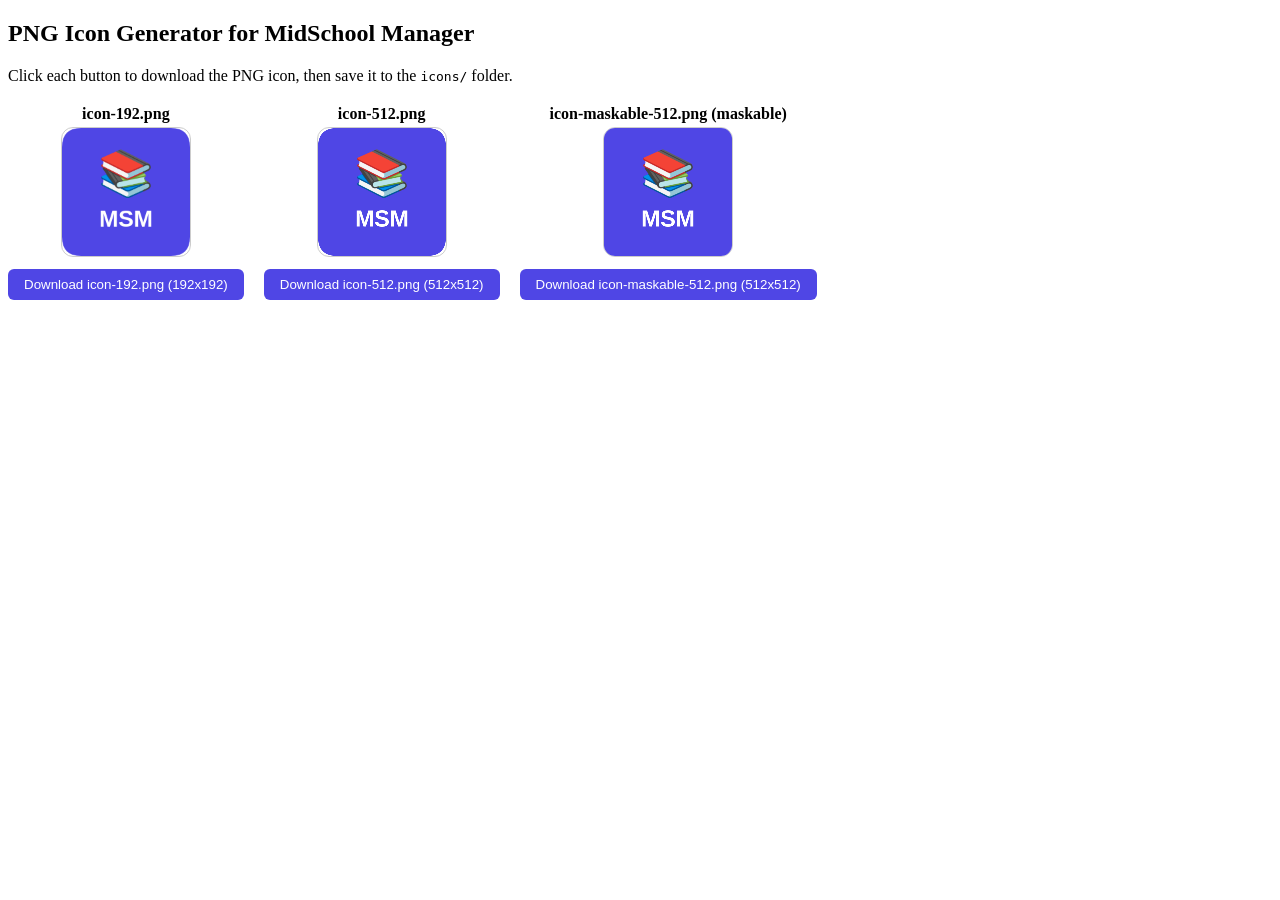
<file: generate-icons.html>
<!DOCTYPE html>
<html>
<head><title>Generate PNG Icons</title></head>
<body>
<h2>PNG Icon Generator for MidSchool Manager</h2>
<p>Click each button to download the PNG icon, then save it to the <code>icons/</code> folder.</p>

<div id="previews" style="display:flex;gap:20px;flex-wrap:wrap;margin:20px 0"></div>

<script>
var sizes = [
  { name: 'icon-192.png', size: 192 },
  { name: 'icon-512.png', size: 512 },
  { name: 'icon-maskable-512.png', size: 512, maskable: true }
];

function drawIcon(canvas, size, maskable) {
  var ctx = canvas.getContext('2d');
  canvas.width = size;
  canvas.height = size;

  // Background
  ctx.fillStyle = '#4F46E5';
  if (maskable) {
    // Maskable: fill entire canvas (safe zone is inner 80%)
    ctx.fillRect(0, 0, size, size);
  } else {
    // Regular: rounded rectangle
    var r = size * 0.15;
    ctx.beginPath();
    ctx.moveTo(r, 0);
    ctx.lineTo(size - r, 0);
    ctx.quadraticCurveTo(size, 0, size, r);
    ctx.lineTo(size, size - r);
    ctx.quadraticCurveTo(size, size, size - r, size);
    ctx.lineTo(r, size);
    ctx.quadraticCurveTo(0, size, 0, size - r);
    ctx.lineTo(0, r);
    ctx.quadraticCurveTo(0, 0, r, 0);
    ctx.closePath();
    ctx.fill();
  }

  // Book emoji (📚)
  var emojiSize = size * 0.35;
  ctx.font = emojiSize + 'px serif';
  ctx.textAlign = 'center';
  ctx.textBaseline = 'middle';
  ctx.fillText('📚', size / 2, size * 0.38);

  // "MSM" text
  var textSize = size * 0.18;
  ctx.font = 'bold ' + textSize + 'px Arial, sans-serif';
  ctx.fillStyle = '#FFFFFF';
  ctx.textAlign = 'center';
  ctx.textBaseline = 'middle';
  ctx.fillText('MSM', size / 2, size * 0.72);
}

var container = document.getElementById('previews');

sizes.forEach(function(s) {
  var div = document.createElement('div');
  div.style.textAlign = 'center';

  var canvas = document.createElement('canvas');
  drawIcon(canvas, s.size, s.maskable);

  var preview = document.createElement('canvas');
  preview.width = 128;
  preview.height = 128;
  preview.getContext('2d').drawImage(canvas, 0, 0, 128, 128);
  preview.style.border = '1px solid #ccc';
  preview.style.borderRadius = '12px';

  var btn = document.createElement('button');
  btn.textContent = 'Download ' + s.name + ' (' + s.size + 'x' + s.size + ')';
  btn.style.cssText = 'display:block;margin:8px auto;padding:8px 16px;background:#4F46E5;color:white;border:none;border-radius:6px;cursor:pointer';
  btn.onclick = function() {
    var link = document.createElement('a');
    link.download = s.name;
    link.href = canvas.toDataURL('image/png');
    link.click();
  };

  var label = document.createElement('div');
  label.textContent = s.name + (s.maskable ? ' (maskable)' : '');
  label.style.fontWeight = 'bold';
  label.style.marginBottom = '4px';

  div.appendChild(label);
  div.appendChild(preview);
  div.appendChild(btn);
  container.appendChild(div);
});
</script>
</body>
</html>
</file>
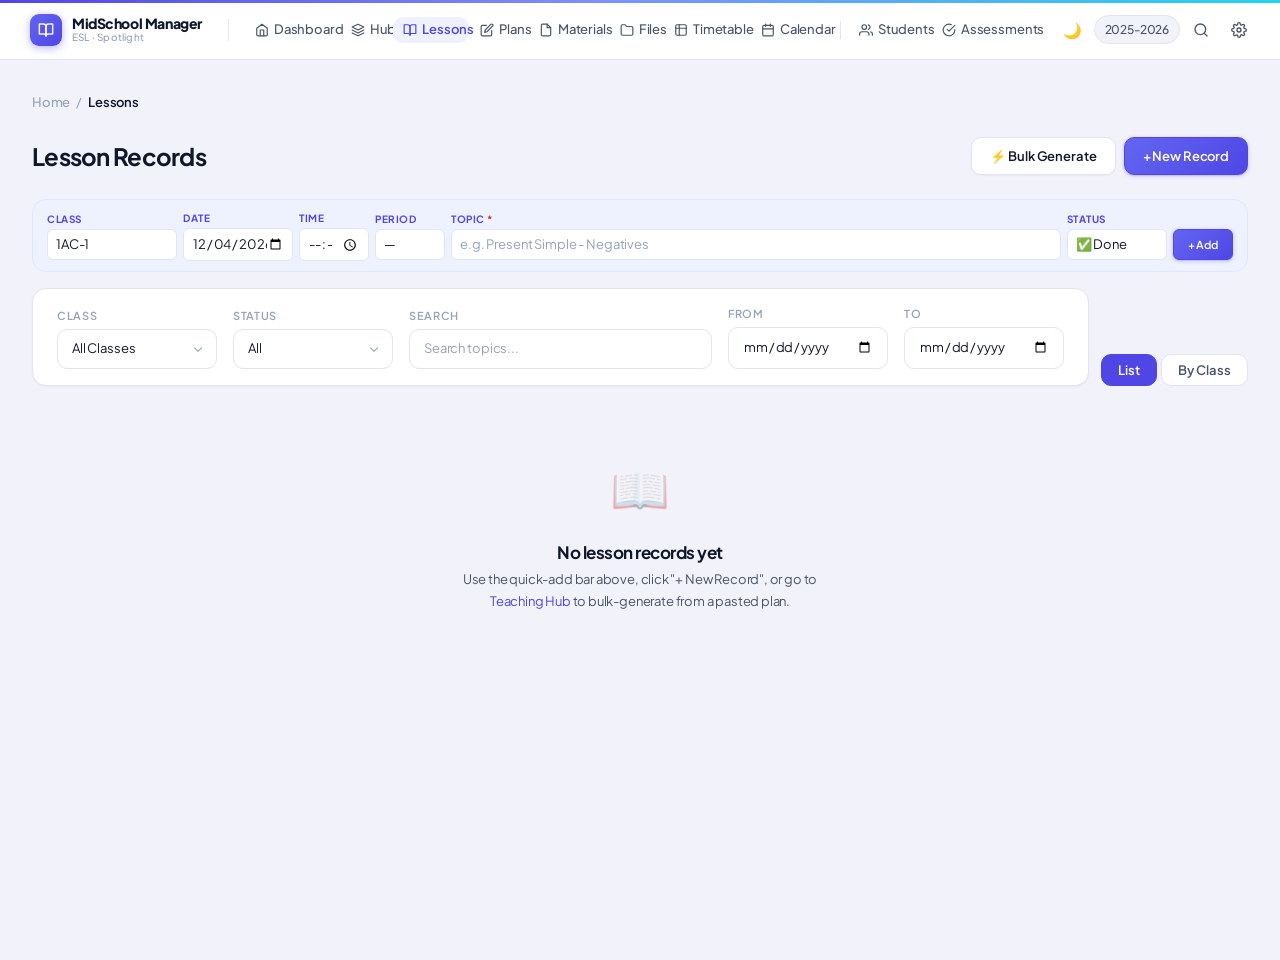
<file: lessons.html>
<!DOCTYPE html>
<html lang="en" dir="ltr">
<head>
  <meta charset="UTF-8">
  <meta name="viewport" content="width=device-width, initial-scale=1.0">
  <title>MidSchool Manager · Lesson Records</title>
  <meta name="theme-color" content="#4F46E5">
  <link rel="manifest" href="manifest.json">
  <link rel="apple-touch-icon" href="icons/icon-192.svg">
  <link rel="stylesheet" href="css/main.css">
  <style>
    /* ===== Quick-add bar ===== */
    .quick-add-bar {
      display:grid;
      grid-template-columns: 130px 110px 70px 70px 1fr 100px auto;
      gap:6px;
      align-items:center;
      background:var(--primary-50);
      border:1px solid var(--primary-100);
      border-radius:var(--radius-lg);
      padding:10px 14px;
      margin-bottom:16px;
      flex-wrap:wrap;
    }
    .quick-add-bar input, .quick-add-bar select {
      padding:5px 8px;
      border:1px solid var(--border);
      border-radius:6px;
      font-size:13px;
      background:var(--card);
      width:100%;
    }
    .quick-add-bar label { font-size:10px; font-weight:700; text-transform:uppercase; letter-spacing:.05em; color:var(--primary); margin-bottom:2px; display:block; }
    @media(max-width:900px){ .quick-add-bar { grid-template-columns:1fr 1fr; } }
    @media(max-width:540px){ .quick-add-bar { grid-template-columns:1fr; } }

    /* ===== Lesson table enhancements ===== */
    .lessons-view-tabs { display:flex; gap:4px; margin-bottom:16px; }
    .lessons-view-tab { padding:7px 16px; font-size:13px; font-weight:600; color:var(--text-secondary); cursor:pointer; border:1px solid var(--border); background:var(--card); border-radius:var(--radius-md); transition:all .15s; }
    .lessons-view-tab.active { background:var(--primary); color:#fff; border-color:var(--primary); }

    /* class-grouped view */
    .class-group { margin-bottom:24px; }
    .class-group__header { display:flex; align-items:center; gap:10px; padding:10px 14px; border-radius:var(--radius-md); margin-bottom:8px; cursor:pointer; }
    .class-group__name { font-weight:700; font-size:15px; }
    .class-group__count { font-size:12px; color:var(--text-secondary); margin-left:auto; }
    .class-group__body { border:1px solid var(--border); border-radius:var(--radius-md); overflow:hidden; }

    /* Inline editable table */
    .lessons-tbl { width:100%; border-collapse:collapse; font-size:13px; }
    .lessons-tbl th { background:var(--bg-secondary); padding:9px 12px; text-align:left; font-size:11px; font-weight:700; text-transform:uppercase; letter-spacing:.05em; color:var(--text-secondary); border-bottom:2px solid var(--border); white-space:nowrap; }
    .lessons-tbl td { padding:7px 10px; border-bottom:1px solid var(--border-light); vertical-align:middle; }
    .lessons-tbl tr:last-child td { border-bottom:none; }
    .lessons-tbl tr:hover td { background:var(--bg-secondary); }
    .lessons-tbl .time-col { font-family:monospace; font-size:12px; color:var(--text-secondary); }

    /* Bulk select */
    .bulk-toolbar { display:none; background:var(--primary); color:#fff; border-radius:var(--radius-md); padding:10px 16px; margin-bottom:12px; align-items:center; gap:12px; flex-wrap:wrap; }
    .bulk-toolbar.visible { display:flex; }
    .bulk-toolbar span { font-weight:600; font-size:14px; }
    .bulk-toolbar .btn { background:rgba(255,255,255,.15); color:#fff; border-color:rgba(255,255,255,.3); }
    .bulk-toolbar .btn:hover { background:rgba(255,255,255,.25); }
    .bulk-toolbar .btn-danger { background:rgba(220,38,38,.8); border-color:rgba(220,38,38,.9); }
    .row-check { width:16px; height:16px; cursor:pointer; }
  </style>
</head>
<body>
  <!-- Top Navigation -->
<header class="topnav" id="topnav">
  <div class="topnav__inner">

    <!-- Brand -->
    <a href="index.html" class="topnav__brand" aria-label="MidSchool Manager home">
      <div class="topnav__brand-icon"><svg viewBox="0 0 24 24" fill="none" stroke="rgba(255,255,255,0.92)" stroke-width="2.2" stroke-linecap="round" stroke-linejoin="round" width="16" height="16"><path d="M2 3h6a4 4 0 0 1 4 4v14a3 3 0 0 0-3-3H2z"/><path d="M22 3h-6a4 4 0 0 0-4 4v14a3 3 0 0 1 3-3h7z"/></svg></div>
      <div class="topnav__brand-text">
        <span class="topnav__brand-name">MidSchool Manager</span>
        <span class="topnav__brand-sub">ESL · Spotlight</span>
      </div>
    </a>

    <div class="topnav__separator" aria-hidden="true"></div>

    <!-- Desktop Navigation -->
    <nav class="topnav__nav" id="topnavNav" aria-label="Main navigation">
      <div class="topnav__group">
        <a href="index.html"        class="topnav__link" data-nav="index.html">
          <svg class="topnav__link-icon" viewBox="0 0 24 24"><path d="M3 9l9-7 9 7v11a2 2 0 0 1-2 2H5a2 2 0 0 1-2-2z"/><polyline points="9 22 9 12 15 12 15 22"/></svg>
          Dashboard
        </a>
        <a href="teaching-hub.html" class="topnav__link" data-nav="teaching-hub.html">
          <svg class="topnav__link-icon" viewBox="0 0 24 24"><path d="M12 2L2 7l10 5 10-5-10-5z"/><path d="M2 17l10 5 10-5"/><path d="M2 12l10 5 10-5"/></svg>
          Hub
        </a>
        <a href="lessons.html"      class="topnav__link" data-nav="lessons.html">
          <svg class="topnav__link-icon" viewBox="0 0 24 24"><path d="M2 3h6a4 4 0 0 1 4 4v14a3 3 0 0 0-3-3H2z"/><path d="M22 3h-6a4 4 0 0 0-4 4v14a3 3 0 0 1 3-3h7z"/></svg>
          Lessons
        </a>
        <a href="plans.html"        class="topnav__link" data-nav="plans.html">
          <svg class="topnav__link-icon" viewBox="0 0 24 24"><path d="M11 4H4a2 2 0 0 0-2 2v14a2 2 0 0 0 2 2h14a2 2 0 0 0 2-2v-7"/><path d="M18.5 2.5a2.121 2.121 0 0 1 3 3L12 15l-4 1 1-4 9.5-9.5z"/></svg>
          Plans
        </a>
        <a href="materials.html"    class="topnav__link" data-nav="materials.html">
          <svg class="topnav__link-icon" viewBox="0 0 24 24"><path d="M14 2H6a2 2 0 0 0-2 2v16a2 2 0 0 0 2 2h12a2 2 0 0 0 2-2V8z"/><polyline points="14 2 14 8 20 8"/></svg>
          Materials
        </a>
        <a href="files.html"        class="topnav__link" data-nav="files.html">
          <svg class="topnav__link-icon" viewBox="0 0 24 24"><path d="M22 19a2 2 0 0 1-2 2H4a2 2 0 0 1-2-2V5a2 2 0 0 1 2-2h5l2 3h9a2 2 0 0 1 2 2z"/></svg>
          Files
        </a>
        <a href="timetable.html"    class="topnav__link" data-nav="timetable.html">
          <svg class="topnav__link-icon" viewBox="0 0 24 24"><rect x="3" y="3" width="18" height="18" rx="2"/><path d="M3 9h18M9 3v18"/></svg>
          Timetable
        </a>
        <a href="calendar.html"     class="topnav__link" data-nav="calendar.html">
          <svg class="topnav__link-icon" viewBox="0 0 24 24"><rect x="3" y="4" width="18" height="18" rx="2" ry="2"/><line x1="16" y1="2" x2="16" y2="6"/><line x1="8" y1="2" x2="8" y2="6"/><line x1="3" y1="10" x2="21" y2="10"/></svg>
          Calendar
        </a>
      </div>

      <div class="topnav__nav-divider" aria-hidden="true"></div>

      <div class="topnav__group">
        <a href="students.html"    class="topnav__link" data-nav="students.html">
          <svg class="topnav__link-icon" viewBox="0 0 24 24"><path d="M17 21v-2a4 4 0 0 0-4-4H5a4 4 0 0 0-4 4v2"/><circle cx="9" cy="7" r="4"/><path d="M23 21v-2a4 4 0 0 0-3-3.87"/><path d="M16 3.13a4 4 0 0 1 0 7.75"/></svg>
          Students
        </a>
        <a href="assessments.html" class="topnav__link" data-nav="assessments.html">
          <svg class="topnav__link-icon" viewBox="0 0 24 24"><path d="M22 11.08V12a10 10 0 1 1-5.93-9.14"/><polyline points="22 4 12 14.01 9 11.01"/></svg>
          Assessments
        </a>
        <a href="remedial.html"    class="topnav__link" data-nav="remedial.html">
          <svg class="topnav__link-icon" viewBox="0 0 24 24"><circle cx="12" cy="12" r="10"/><line x1="12" y1="8" x2="12" y2="12"/><line x1="12" y1="16" x2="12.01" y2="16"/></svg>
          Remedial
        </a>
      </div>
    </nav>

    <!-- Right Actions -->
    <div class="topnav__actions">
      <div class="topnav__teacher-info" data-header-info></div>
      <button class="topnav__action-btn" id="headerSearchBtn" aria-label="Search (Ctrl+K)">
        <svg width="16" height="16" viewBox="0 0 24 24" fill="none" stroke="currentColor" stroke-width="2" stroke-linecap="round" stroke-linejoin="round"><circle cx="11" cy="11" r="8"/><line x1="21" y1="21" x2="16.65" y2="16.65"/></svg>
      </button>
      <a href="settings.html" class="topnav__action-btn" data-nav="settings.html" aria-label="Settings">
        <svg width="16" height="16" viewBox="0 0 24 24" fill="none" stroke="currentColor" stroke-width="2" stroke-linecap="round" stroke-linejoin="round"><circle cx="12" cy="12" r="3"/><path d="M19.4 15a1.65 1.65 0 0 0 .33 1.82l.06.06a2 2 0 0 1 0 2.83 2 2 0 0 1-2.83 0l-.06-.06a1.65 1.65 0 0 0-1.82-.33 1.65 1.65 0 0 0-1 1.51V21a2 2 0 0 1-2 2 2 2 0 0 1-2-2v-.09A1.65 1.65 0 0 0 9 19.4a1.65 1.65 0 0 0-1.82.33l-.06.06a2 2 0 0 1-2.83 0 2 2 0 0 1 0-2.83l.06-.06A1.65 1.65 0 0 0 4.68 15a1.65 1.65 0 0 0-1.51-1H3a2 2 0 0 1-2-2 2 2 0 0 1 2-2h.09A1.65 1.65 0 0 0 4.6 9a1.65 1.65 0 0 0-.33-1.82l-.06-.06a2 2 0 0 1 0-2.83 2 2 0 0 1 2.83 0l.06.06A1.65 1.65 0 0 0 9 4.68a1.65 1.65 0 0 0 1-1.51V3a2 2 0 0 1 2-2 2 2 0 0 1 2 2v.09a1.65 1.65 0 0 0 1 1.51 1.65 1.65 0 0 0 1.82-.33l.06-.06a2 2 0 0 1 2.83 0 2 2 0 0 1 0 2.83l-.06.06A1.65 1.65 0 0 0 19.4 9a1.65 1.65 0 0 0 1.51 1H21a2 2 0 0 1 2 2 2 2 0 0 1-2 2h-.09a1.65 1.65 0 0 0-1.51 1z"/></svg>
      </a>
    </div>

    <!-- Mobile hamburger -->
    <button class="hamburger" id="hamburgerBtn" aria-label="Toggle menu" aria-expanded="false">
      <span class="hamburger__line"></span>
      <span class="hamburger__line"></span>
      <span class="hamburger__line"></span>
    </button>

  </div>
</header>

<!-- Mobile Dropdown Menu -->
<div class="mobile-menu" id="mobileMenu" aria-hidden="true">
  <div class="mobile-menu__inner">
    <div class="mobile-menu__section-label">Teach</div>
    <a href="index.html"        class="mobile-menu__link" data-nav="index.html">
      <span class="mobile-menu__icon"><svg viewBox="0 0 24 24"><path d="M3 9l9-7 9 7v11a2 2 0 0 1-2 2H5a2 2 0 0 1-2-2z"/><polyline points="9 22 9 12 15 12 15 22"/></svg></span>
      Dashboard
    </a>
    <a href="teaching-hub.html" class="mobile-menu__link" data-nav="teaching-hub.html">
      <span class="mobile-menu__icon"><svg viewBox="0 0 24 24"><path d="M12 2L2 7l10 5 10-5-10-5z"/><path d="M2 17l10 5 10-5"/><path d="M2 12l10 5 10-5"/></svg></span>
      Teaching Hub
    </a>
    <a href="lessons.html"      class="mobile-menu__link" data-nav="lessons.html">
      <span class="mobile-menu__icon"><svg viewBox="0 0 24 24"><path d="M2 3h6a4 4 0 0 1 4 4v14a3 3 0 0 0-3-3H2z"/><path d="M22 3h-6a4 4 0 0 0-4 4v14a3 3 0 0 1 3-3h7z"/></svg></span>
      Lesson Records
    </a>
    <a href="plans.html"        class="mobile-menu__link" data-nav="plans.html">
      <span class="mobile-menu__icon"><svg viewBox="0 0 24 24"><path d="M11 4H4a2 2 0 0 0-2 2v14a2 2 0 0 0 2 2h14a2 2 0 0 0 2-2v-7"/><path d="M18.5 2.5a2.121 2.121 0 0 1 3 3L12 15l-4 1 1-4 9.5-9.5z"/></svg></span>
      Lesson Plans
    </a>
    <a href="materials.html"    class="mobile-menu__link" data-nav="materials.html">
      <span class="mobile-menu__icon"><svg viewBox="0 0 24 24"><path d="M14 2H6a2 2 0 0 0-2 2v16a2 2 0 0 0 2 2h12a2 2 0 0 0 2-2V8z"/><polyline points="14 2 14 8 20 8"/></svg></span>
      Materials
    </a>
    <a href="files.html"        class="mobile-menu__link" data-nav="files.html">
      <span class="mobile-menu__icon"><svg viewBox="0 0 24 24"><path d="M22 19a2 2 0 0 1-2 2H4a2 2 0 0 1-2-2V5a2 2 0 0 1 2-2h5l2 3h9a2 2 0 0 1 2 2z"/></svg></span>
      Lesson Files
    </a>
    <a href="timetable.html"    class="mobile-menu__link" data-nav="timetable.html">
      <span class="mobile-menu__icon"><svg viewBox="0 0 24 24"><rect x="3" y="3" width="18" height="18" rx="2"/><path d="M3 9h18M9 3v18"/></svg></span>
      Timetable
    </a>
    <a href="calendar.html"     class="mobile-menu__link" data-nav="calendar.html">
      <span class="mobile-menu__icon"><svg viewBox="0 0 24 24"><rect x="3" y="4" width="18" height="18" rx="2" ry="2"/><line x1="16" y1="2" x2="16" y2="6"/><line x1="8" y1="2" x2="8" y2="6"/><line x1="3" y1="10" x2="21" y2="10"/></svg></span>
      Calendar
    </a>
    <div class="mobile-menu__section-label">Students</div>
    <a href="students.html"    class="mobile-menu__link" data-nav="students.html">
      <span class="mobile-menu__icon"><svg viewBox="0 0 24 24"><path d="M17 21v-2a4 4 0 0 0-4-4H5a4 4 0 0 0-4 4v2"/><circle cx="9" cy="7" r="4"/></svg></span>
      Students
    </a>
    <a href="assessments.html" class="mobile-menu__link" data-nav="assessments.html">
      <span class="mobile-menu__icon"><svg viewBox="0 0 24 24"><path d="M22 11.08V12a10 10 0 1 1-5.93-9.14"/><polyline points="22 4 12 14.01 9 11.01"/></svg></span>
      Assessments
    </a>
    <a href="remedial.html"    class="mobile-menu__link" data-nav="remedial.html">
      <span class="mobile-menu__icon"><svg viewBox="0 0 24 24"><circle cx="12" cy="12" r="10"/><line x1="12" y1="8" x2="12" y2="12"/><line x1="12" y1="16" x2="12.01" y2="16"/></svg></span>
      Remedial Work
    </a>
    <div class="mobile-menu__divider"></div>
    <a href="settings.html"    class="mobile-menu__link" data-nav="settings.html">
      <span class="mobile-menu__icon"><svg viewBox="0 0 24 24"><circle cx="12" cy="12" r="3"/><path d="M19.4 15a1.65 1.65 0 0 0 .33 1.82l.06.06a2 2 0 0 1 0 2.83 2 2 0 0 1-2.83 0l-.06-.06a1.65 1.65 0 0 0-1.82-.33 1.65 1.65 0 0 0-1 1.51V21a2 2 0 0 1-2 2 2 2 0 0 1-2-2v-.09A1.65 1.65 0 0 0 9 19.4a1.65 1.65 0 0 0-1.82.33l-.06.06a2 2 0 0 1-2.83 0 2 2 0 0 1 0-2.83l.06-.06A1.65 1.65 0 0 0 4.68 15a1.65 1.65 0 0 0-1.51-1H3a2 2 0 0 1-2-2 2 2 0 0 1 2-2h.09A1.65 1.65 0 0 0 4.6 9a1.65 1.65 0 0 0-.33-1.82l-.06-.06a2 2 0 0 1 0-2.83 2 2 0 0 1 2.83 0l.06.06A1.65 1.65 0 0 0 9 4.68a1.65 1.65 0 0 0 1-1.51V3a2 2 0 0 1 2-2 2 2 0 0 1 2 2v.09a1.65 1.65 0 0 0 1 1.51 1.65 1.65 0 0 0 1.82-.33l.06-.06a2 2 0 0 1 2.83 0 2 2 0 0 1 0 2.83l-.06.06A1.65 1.65 0 0 0 19.4 9a1.65 1.65 0 0 0 1.51 1H21a2 2 0 0 1 2 2 2 2 0 0 1-2 2h-.09a1.65 1.65 0 0 0-1.51 1z"/></svg></span>
      Settings
    </a>
  </div>
</div>
<div class="mobile-menu-backdrop" id="mobileMenuBackdrop"></div>

  <main class="main-content">
    <nav class="breadcrumbs" id="breadcrumbs" aria-label="Breadcrumbs"></nav>

    <div class="page-header">
      <h2>Lesson Records</h2>
      <div class="page-header__actions">
        <a href="teaching-hub.html" class="btn btn-secondary" title="Bulk log from pasted plan">⚡ Bulk Generate</a>
        <button class="btn btn-primary" id="btnNewLesson">+ New Record</button>
      </div>
    </div>

    <!-- Quick-add bar -->
    <div class="quick-add-bar" id="quickAddBar">
      <div>
        <label>Class</label>
        <select id="qaClass"></select>
      </div>
      <div>
        <label>Date</label>
        <input type="date" id="qaDate">
      </div>
      <div>
        <label>Time</label>
        <input type="time" id="qaTime" value="">
      </div>
      <div>
        <label>Period</label>
        <select id="qaPeriod">
          <option value="">—</option>
          <option value="1">P1</option><option value="2">P2</option><option value="3">P3</option>
          <option value="4">P4</option><option value="5">P5</option><option value="6">P6</option><option value="7">P7</option>
        </select>
      </div>
      <div>
        <label>Topic <span style="color:var(--danger)">*</span></label>
        <input type="text" id="qaTopic" placeholder="e.g. Present Simple - Negatives" style="width:100%">
      </div>
      <div>
        <label>Status</label>
        <select id="qaStatus">
          <option value="completed">✅ Done</option>
          <option value="partial">🟡 Partial</option>
          <option value="not_started">🔴 Not Started</option>
          <option value="skipped">⏭ Skipped</option>
        </select>
      </div>
      <div>
        <label>&nbsp;</label>
        <button class="btn btn-primary btn-sm" id="btnQuickSave" style="white-space:nowrap;padding:7px 14px">+ Add</button>
      </div>
    </div>

    <!-- Filters + view toggle -->
    <div style="display:flex;gap:12px;align-items:flex-end;flex-wrap:wrap;margin-bottom:16px">
      <div class="filter-bar" style="margin-bottom:0;flex:1;flex-wrap:wrap">
        <div class="form-group"><label for="filterClass">Class</label><select id="filterClass"></select></div>
        <div class="form-group"><label for="filterStatus">Status</label>
          <select id="filterStatus">
            <option value="">All</option>
            <option value="completed">Completed</option>
            <option value="partial">Partial</option>
            <option value="not_started">Not Started</option>
            <option value="skipped">Skipped</option>
          </select>
        </div>
        <div class="form-group" style="flex:1;min-width:150px"><label for="filterSearch">Search</label><input type="text" id="filterSearch" placeholder="Search topics..."></div>
        <div class="form-group"><label for="filterDateFrom">From</label><input type="date" id="filterDateFrom"></div>
        <div class="form-group"><label for="filterDateTo">To</label><input type="date" id="filterDateTo"></div>
      </div>
      <div class="lessons-view-tabs" style="margin-bottom:0;flex-shrink:0">
        <button class="lessons-view-tab active" data-view="table">List</button>
        <button class="lessons-view-tab" data-view="grouped">By Class</button>
      </div>
    </div>

    <!-- Bulk toolbar -->
    <div class="bulk-toolbar" id="bulkToolbar">
      <span id="bulkCount">0 selected</span>
      <select id="bulkStatusSel" style="padding:5px 8px;border-radius:6px;font-size:13px;border:1px solid rgba(255,255,255,.3);background:rgba(255,255,255,.15);color:#fff">
        <option value="">Change status to…</option>
        <option value="completed">✅ Completed</option>
        <option value="partial">🟡 Partial</option>
        <option value="not_started">🔴 Not Started</option>
        <option value="skipped">⏭ Skipped</option>
      </select>
      <button class="btn" id="btnBulkStatus">Apply Status</button>
      <button class="btn btn-danger" id="btnBulkDelete">🗑 Delete Selected</button>
      <button class="btn" id="btnBulkClear" style="margin-left:auto">✕ Clear</button>
    </div>

    <div id="lessonsTable"></div>
  </main>

  <!-- Bottom Navigation (Mobile) -->
  <nav class="bottom-nav" id="bottomNav">
    <a href="index.html" class="bottom-nav__item" data-nav="index.html">
      <svg class="bottom-nav__icon" viewBox="0 0 24 24"><path d="M3 9l9-7 9 7v11a2 2 0 0 1-2 2H5a2 2 0 0 1-2-2z"/><polyline points="9 22 9 12 15 12 15 22"/></svg>
      <span class="bottom-nav__label">Home</span>
    </a>
    <a href="teaching-hub.html" class="bottom-nav__item" data-nav="teaching-hub.html">
      <svg class="bottom-nav__icon" viewBox="0 0 24 24"><path d="M12 2L2 7l10 5 10-5-10-5z"/><path d="M2 17l10 5 10-5"/><path d="M2 12l10 5 10-5"/></svg>
      <span class="bottom-nav__label">Hub</span>
    </a>
    <a href="lessons.html" class="bottom-nav__item bottom-nav__item--active" data-nav="lessons.html">
      <svg class="bottom-nav__icon" viewBox="0 0 24 24"><path d="M2 3h6a4 4 0 0 1 4 4v14a3 3 0 0 0-3-3H2z"/><path d="M22 3h-6a4 4 0 0 0-4 4v14a3 3 0 0 1 3-3h7z"/></svg>
      <span class="bottom-nav__label">Lessons</span>
    </a>
    <a href="assessments.html" class="bottom-nav__item" data-nav="assessments.html">
      <svg class="bottom-nav__icon" viewBox="0 0 24 24"><path d="M22 11.08V12a10 10 0 1 1-5.93-9.14"/><polyline points="22 4 12 14.01 9 11.01"/></svg>
      <span class="bottom-nav__label">Grades</span>
    </a>
    <button class="bottom-nav__item bottom-nav__more" id="bottomNavMore">
      <svg class="bottom-nav__icon" viewBox="0 0 24 24"><circle cx="12" cy="12" r="1"/><circle cx="12" cy="5" r="1"/><circle cx="12" cy="19" r="1"/></svg>
      <span class="bottom-nav__label">More</span>
    </button>
  </nav>

  <script src="js/storage.js"></script>
  <script src="js/data-models.js"></script>
  <script src="js/ui-helpers.js"></script>
  <script src="js/ai-service.js"></script>
  <script src="js/app.js"></script>
  <script src="js/sidepanel.js"></script>
  <script src="js/command-palette.js"></script>
  <script src="js/file-store.js"></script>
  <script src="js/lessons.js"></script>
</body>
</html>
</file>
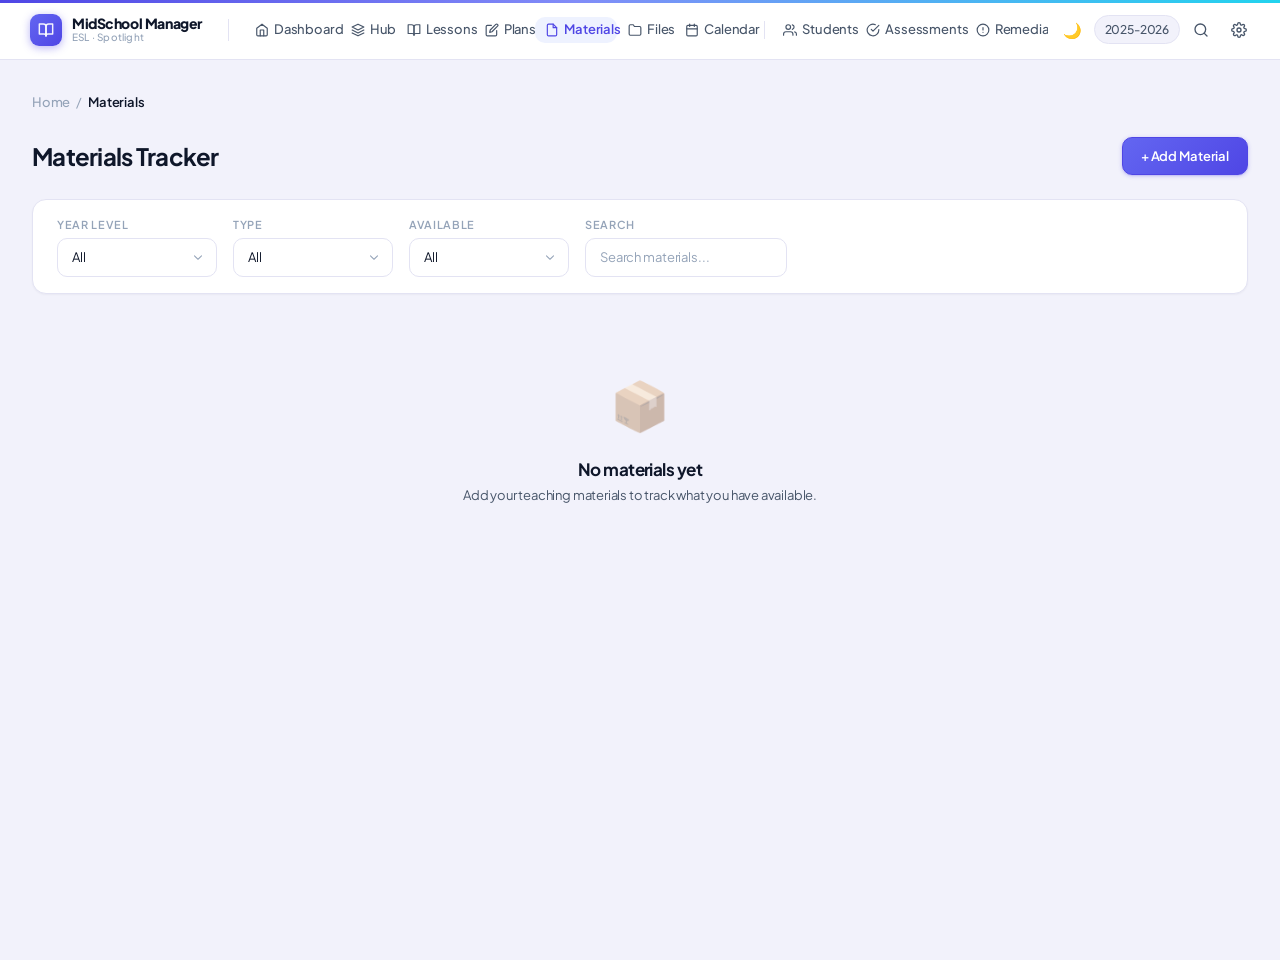
<file: materials.html>
﻿<!DOCTYPE html>
<html lang="en" dir="ltr">
<head>
  <meta charset="UTF-8">
  <meta name="viewport" content="width=device-width, initial-scale=1.0">
  <title>MidSchool Manager · Materials</title>
  <meta name="theme-color" content="#4F46E5">
  <link rel="manifest" href="manifest.json">
  <link rel="apple-touch-icon" href="icons/icon-192.svg">
  <link rel="stylesheet" href="css/main.css">
  <style>
    .materials-grid { display: grid; grid-template-columns: repeat(auto-fill, minmax(280px, 1fr)); gap: var(--space-md); }
    .material-card { background: var(--card); border: 1px solid var(--border); border-radius: var(--radius-lg); padding: var(--space-lg); transition: box-shadow var(--transition-fast); }
    .material-card:hover { box-shadow: var(--shadow-md); }
    .material-card__header { display: flex; align-items: flex-start; justify-content: space-between; margin-bottom: var(--space-sm); }
    .material-card__type { font-size: 24px; }
    .material-card__title { font-weight: 600; font-size: var(--text-base); margin-bottom: var(--space-xs); }
    .material-card__meta { font-size: var(--text-xs); color: var(--text-secondary); margin-bottom: var(--space-sm); }
    .material-card__tags { display: flex; flex-wrap: wrap; gap: 4px; margin-top: var(--space-sm); }
    .material-card__tag { font-size: 11px; padding: 2px 8px; background: var(--bg); border-radius: var(--radius-full); color: var(--text-secondary); }
    .material-card__actions { display: flex; gap: var(--space-xs); margin-top: var(--space-md); border-top: 1px solid var(--border); padding-top: var(--space-sm); }
    .view-toggle { display: flex; gap: 2px; background: var(--bg); border-radius: var(--radius-md); padding: 2px; }
    .view-toggle__btn { padding: 6px 12px; border-radius: var(--radius-sm); font-size: var(--text-sm); cursor: pointer; border: none; background: none; color: var(--text-secondary); }
    .view-toggle__btn--active { background: var(--card); color: var(--text); box-shadow: var(--shadow-sm); }
  </style>
</head>
<body>
  <!-- Top Navigation -->
<header class="topnav" id="topnav">
  <div class="topnav__inner">

    <!-- Brand -->
    <a href="index.html" class="topnav__brand" aria-label="MidSchool Manager home">
      <div class="topnav__brand-icon"><svg viewBox="0 0 24 24" fill="none" stroke="rgba(255,255,255,0.92)" stroke-width="2.2" stroke-linecap="round" stroke-linejoin="round" width="16" height="16"><path d="M2 3h6a4 4 0 0 1 4 4v14a3 3 0 0 0-3-3H2z"/><path d="M22 3h-6a4 4 0 0 0-4 4v14a3 3 0 0 1 3-3h7z"/></svg></div>
      <div class="topnav__brand-text">
        <span class="topnav__brand-name">MidSchool Manager</span>
        <span class="topnav__brand-sub">ESL · Spotlight</span>
      </div>
    </a>

    <div class="topnav__separator" aria-hidden="true"></div>

    <!-- Desktop Navigation -->
    <nav class="topnav__nav" id="topnavNav" aria-label="Main navigation">
      <div class="topnav__group">
        <a href="index.html"        class="topnav__link" data-nav="index.html">
          <svg class="topnav__link-icon" viewBox="0 0 24 24"><path d="M3 9l9-7 9 7v11a2 2 0 0 1-2 2H5a2 2 0 0 1-2-2z"/><polyline points="9 22 9 12 15 12 15 22"/></svg>
          Dashboard
        </a>
        <a href="teaching-hub.html" class="topnav__link" data-nav="teaching-hub.html">
          <svg class="topnav__link-icon" viewBox="0 0 24 24"><path d="M12 2L2 7l10 5 10-5-10-5z"/><path d="M2 17l10 5 10-5"/><path d="M2 12l10 5 10-5"/></svg>
          Hub
        </a>
        <a href="lessons.html"      class="topnav__link" data-nav="lessons.html">
          <svg class="topnav__link-icon" viewBox="0 0 24 24"><path d="M2 3h6a4 4 0 0 1 4 4v14a3 3 0 0 0-3-3H2z"/><path d="M22 3h-6a4 4 0 0 0-4 4v14a3 3 0 0 1 3-3h7z"/></svg>
          Lessons
        </a>
        <a href="plans.html"        class="topnav__link" data-nav="plans.html">
          <svg class="topnav__link-icon" viewBox="0 0 24 24"><path d="M11 4H4a2 2 0 0 0-2 2v14a2 2 0 0 0 2 2h14a2 2 0 0 0 2-2v-7"/><path d="M18.5 2.5a2.121 2.121 0 0 1 3 3L12 15l-4 1 1-4 9.5-9.5z"/></svg>
          Plans
        </a>
        <a href="materials.html"    class="topnav__link" data-nav="materials.html">
          <svg class="topnav__link-icon" viewBox="0 0 24 24"><path d="M14 2H6a2 2 0 0 0-2 2v16a2 2 0 0 0 2 2h12a2 2 0 0 0 2-2V8z"/><polyline points="14 2 14 8 20 8"/></svg>
          Materials
        </a>
        <a href="files.html"        class="topnav__link" data-nav="files.html">
          <svg class="topnav__link-icon" viewBox="0 0 24 24"><path d="M22 19a2 2 0 0 1-2 2H4a2 2 0 0 1-2-2V5a2 2 0 0 1 2-2h5l2 3h9a2 2 0 0 1 2 2z"/></svg>
          Files
        </a>
        <a href="calendar.html"     class="topnav__link" data-nav="calendar.html">
          <svg class="topnav__link-icon" viewBox="0 0 24 24"><rect x="3" y="4" width="18" height="18" rx="2" ry="2"/><line x1="16" y1="2" x2="16" y2="6"/><line x1="8" y1="2" x2="8" y2="6"/><line x1="3" y1="10" x2="21" y2="10"/></svg>
          Calendar
        </a>
      </div>

      <div class="topnav__nav-divider" aria-hidden="true"></div>

      <div class="topnav__group">
        <a href="students.html"    class="topnav__link" data-nav="students.html">
          <svg class="topnav__link-icon" viewBox="0 0 24 24"><path d="M17 21v-2a4 4 0 0 0-4-4H5a4 4 0 0 0-4 4v2"/><circle cx="9" cy="7" r="4"/><path d="M23 21v-2a4 4 0 0 0-3-3.87"/><path d="M16 3.13a4 4 0 0 1 0 7.75"/></svg>
          Students
        </a>
        <a href="assessments.html" class="topnav__link" data-nav="assessments.html">
          <svg class="topnav__link-icon" viewBox="0 0 24 24"><path d="M22 11.08V12a10 10 0 1 1-5.93-9.14"/><polyline points="22 4 12 14.01 9 11.01"/></svg>
          Assessments
        </a>
        <a href="remedial.html"    class="topnav__link" data-nav="remedial.html">
          <svg class="topnav__link-icon" viewBox="0 0 24 24"><circle cx="12" cy="12" r="10"/><line x1="12" y1="8" x2="12" y2="12"/><line x1="12" y1="16" x2="12.01" y2="16"/></svg>
          Remedial
        </a>
      </div>
    </nav>

    <!-- Right Actions -->
    <div class="topnav__actions">
      <div class="topnav__teacher-info" data-header-info></div>
      <button class="topnav__action-btn" id="headerSearchBtn" aria-label="Search (Ctrl+K)">
        <svg width="16" height="16" viewBox="0 0 24 24" fill="none" stroke="currentColor" stroke-width="2" stroke-linecap="round" stroke-linejoin="round"><circle cx="11" cy="11" r="8"/><line x1="21" y1="21" x2="16.65" y2="16.65"/></svg>
      </button>
      <a href="settings.html" class="topnav__action-btn" data-nav="settings.html" aria-label="Settings">
        <svg width="16" height="16" viewBox="0 0 24 24" fill="none" stroke="currentColor" stroke-width="2" stroke-linecap="round" stroke-linejoin="round"><circle cx="12" cy="12" r="3"/><path d="M19.4 15a1.65 1.65 0 0 0 .33 1.82l.06.06a2 2 0 0 1 0 2.83 2 2 0 0 1-2.83 0l-.06-.06a1.65 1.65 0 0 0-1.82-.33 1.65 1.65 0 0 0-1 1.51V21a2 2 0 0 1-2 2 2 2 0 0 1-2-2v-.09A1.65 1.65 0 0 0 9 19.4a1.65 1.65 0 0 0-1.82.33l-.06.06a2 2 0 0 1-2.83 0 2 2 0 0 1 0-2.83l.06-.06A1.65 1.65 0 0 0 4.68 15a1.65 1.65 0 0 0-1.51-1H3a2 2 0 0 1-2-2 2 2 0 0 1 2-2h.09A1.65 1.65 0 0 0 4.6 9a1.65 1.65 0 0 0-.33-1.82l-.06-.06a2 2 0 0 1 0-2.83 2 2 0 0 1 2.83 0l.06.06A1.65 1.65 0 0 0 9 4.68a1.65 1.65 0 0 0 1-1.51V3a2 2 0 0 1 2-2 2 2 0 0 1 2 2v.09a1.65 1.65 0 0 0 1 1.51 1.65 1.65 0 0 0 1.82-.33l.06-.06a2 2 0 0 1 2.83 0 2 2 0 0 1 0 2.83l-.06.06A1.65 1.65 0 0 0 19.4 9a1.65 1.65 0 0 0 1.51 1H21a2 2 0 0 1 2 2 2 2 0 0 1-2 2h-.09a1.65 1.65 0 0 0-1.51 1z"/></svg>
      </a>
    </div>

    <!-- Mobile hamburger -->
    <button class="hamburger" id="hamburgerBtn" aria-label="Toggle menu" aria-expanded="false">
      <span class="hamburger__line"></span>
      <span class="hamburger__line"></span>
      <span class="hamburger__line"></span>
    </button>

  </div>
</header>

<!-- Mobile Dropdown Menu -->
<div class="mobile-menu" id="mobileMenu" aria-hidden="true">
  <div class="mobile-menu__inner">
    <div class="mobile-menu__section-label">Teach</div>
    <a href="index.html"        class="mobile-menu__link" data-nav="index.html">
      <span class="mobile-menu__icon"><svg viewBox="0 0 24 24"><path d="M3 9l9-7 9 7v11a2 2 0 0 1-2 2H5a2 2 0 0 1-2-2z"/><polyline points="9 22 9 12 15 12 15 22"/></svg></span>
      Dashboard
    </a>
    <a href="teaching-hub.html" class="mobile-menu__link" data-nav="teaching-hub.html">
      <span class="mobile-menu__icon"><svg viewBox="0 0 24 24"><path d="M12 2L2 7l10 5 10-5-10-5z"/><path d="M2 17l10 5 10-5"/><path d="M2 12l10 5 10-5"/></svg></span>
      Teaching Hub
    </a>
    <a href="lessons.html"      class="mobile-menu__link" data-nav="lessons.html">
      <span class="mobile-menu__icon"><svg viewBox="0 0 24 24"><path d="M2 3h6a4 4 0 0 1 4 4v14a3 3 0 0 0-3-3H2z"/><path d="M22 3h-6a4 4 0 0 0-4 4v14a3 3 0 0 1 3-3h7z"/></svg></span>
      Lesson Records
    </a>
    <a href="plans.html"        class="mobile-menu__link" data-nav="plans.html">
      <span class="mobile-menu__icon"><svg viewBox="0 0 24 24"><path d="M11 4H4a2 2 0 0 0-2 2v14a2 2 0 0 0 2 2h14a2 2 0 0 0 2-2v-7"/><path d="M18.5 2.5a2.121 2.121 0 0 1 3 3L12 15l-4 1 1-4 9.5-9.5z"/></svg></span>
      Lesson Plans
    </a>
    <a href="materials.html"    class="mobile-menu__link" data-nav="materials.html">
      <span class="mobile-menu__icon"><svg viewBox="0 0 24 24"><path d="M14 2H6a2 2 0 0 0-2 2v16a2 2 0 0 0 2 2h12a2 2 0 0 0 2-2V8z"/><polyline points="14 2 14 8 20 8"/></svg></span>
      Materials
    </a>
    <a href="files.html"        class="mobile-menu__link" data-nav="files.html">
      <span class="mobile-menu__icon"><svg viewBox="0 0 24 24"><path d="M22 19a2 2 0 0 1-2 2H4a2 2 0 0 1-2-2V5a2 2 0 0 1 2-2h5l2 3h9a2 2 0 0 1 2 2z"/></svg></span>
      Lesson Files
    </a>
    <a href="calendar.html"     class="mobile-menu__link" data-nav="calendar.html">
      <span class="mobile-menu__icon"><svg viewBox="0 0 24 24"><rect x="3" y="4" width="18" height="18" rx="2" ry="2"/><line x1="16" y1="2" x2="16" y2="6"/><line x1="8" y1="2" x2="8" y2="6"/><line x1="3" y1="10" x2="21" y2="10"/></svg></span>
      Calendar
    </a>
    <div class="mobile-menu__section-label">Students</div>
    <a href="students.html"    class="mobile-menu__link" data-nav="students.html">
      <span class="mobile-menu__icon"><svg viewBox="0 0 24 24"><path d="M17 21v-2a4 4 0 0 0-4-4H5a4 4 0 0 0-4 4v2"/><circle cx="9" cy="7" r="4"/></svg></span>
      Students
    </a>
    <a href="assessments.html" class="mobile-menu__link" data-nav="assessments.html">
      <span class="mobile-menu__icon"><svg viewBox="0 0 24 24"><path d="M22 11.08V12a10 10 0 1 1-5.93-9.14"/><polyline points="22 4 12 14.01 9 11.01"/></svg></span>
      Assessments
    </a>
    <a href="remedial.html"    class="mobile-menu__link" data-nav="remedial.html">
      <span class="mobile-menu__icon"><svg viewBox="0 0 24 24"><circle cx="12" cy="12" r="10"/><line x1="12" y1="8" x2="12" y2="12"/><line x1="12" y1="16" x2="12.01" y2="16"/></svg></span>
      Remedial Work
    </a>
    <div class="mobile-menu__divider"></div>
    <a href="settings.html"    class="mobile-menu__link" data-nav="settings.html">
      <span class="mobile-menu__icon"><svg viewBox="0 0 24 24"><circle cx="12" cy="12" r="3"/><path d="M19.4 15a1.65 1.65 0 0 0 .33 1.82l.06.06a2 2 0 0 1 0 2.83 2 2 0 0 1-2.83 0l-.06-.06a1.65 1.65 0 0 0-1.82-.33 1.65 1.65 0 0 0-1 1.51V21a2 2 0 0 1-2 2 2 2 0 0 1-2-2v-.09A1.65 1.65 0 0 0 9 19.4a1.65 1.65 0 0 0-1.82.33l-.06.06a2 2 0 0 1-2.83 0 2 2 0 0 1 0-2.83l.06-.06A1.65 1.65 0 0 0 4.68 15a1.65 1.65 0 0 0-1.51-1H3a2 2 0 0 1-2-2 2 2 0 0 1 2-2h.09A1.65 1.65 0 0 0 4.6 9a1.65 1.65 0 0 0-.33-1.82l-.06-.06a2 2 0 0 1 0-2.83 2 2 0 0 1 2.83 0l.06.06A1.65 1.65 0 0 0 9 4.68a1.65 1.65 0 0 0 1-1.51V3a2 2 0 0 1 2-2 2 2 0 0 1 2 2v.09a1.65 1.65 0 0 0 1 1.51 1.65 1.65 0 0 0 1.82-.33l.06-.06a2 2 0 0 1 2.83 0 2 2 0 0 1 0 2.83l-.06.06A1.65 1.65 0 0 0 19.4 9a1.65 1.65 0 0 0 1.51 1H21a2 2 0 0 1 2 2 2 2 0 0 1-2 2h-.09a1.65 1.65 0 0 0-1.51 1z"/></svg></span>
      Settings
    </a>
  </div>
</div>
<div class="mobile-menu-backdrop" id="mobileMenuBackdrop"></div>

  <main class="main-content">
    <nav class="breadcrumbs" id="breadcrumbs" aria-label="Breadcrumbs"></nav>
    <div class="page-header">
      <h2>Materials Tracker</h2>
      <div class="page-header__actions">
        <button class="btn btn-primary" id="btnAddMaterial">+ Add Material</button>
      </div>
    </div>

    <div class="filter-bar">
      <div class="form-group"><label for="filterYear">Year Level</label><select id="filterYear"><option value="">All</option><option value="1">1AC</option><option value="2">2AC</option><option value="3">3AC</option></select></div>
      <div class="form-group"><label for="filterType">Type</label><select id="filterType"><option value="">All</option><option value="textbook">Textbook</option><option value="worksheet">Worksheet</option><option value="digital">Digital</option><option value="audio">Audio</option><option value="video">Video</option><option value="flashcards">Flashcards</option><option value="other">Other</option></select></div>
      <div class="form-group"><label for="filterAvail">Available</label><select id="filterAvail"><option value="">All</option><option value="true">Available</option><option value="false">Missing</option></select></div>
      <div class="form-group"><label for="filterMatSearch">Search</label><input type="text" id="filterMatSearch" placeholder="Search materials..."></div>
    </div>

    <div id="materialsContainer"></div>
  </main>

  <!-- Bottom Navigation (Mobile) -->
  <nav class="bottom-nav" id="bottomNav">
    <a href="index.html" class="bottom-nav__item" data-nav="index.html">
      <svg class="bottom-nav__icon" viewBox="0 0 24 24"><path d="M3 9l9-7 9 7v11a2 2 0 0 1-2 2H5a2 2 0 0 1-2-2z"/><polyline points="9 22 9 12 15 12 15 22"/></svg>
      <span class="bottom-nav__label">Home</span>
    </a>
    <a href="teaching-hub.html" class="bottom-nav__item" data-nav="teaching-hub.html">
      <svg class="bottom-nav__icon" viewBox="0 0 24 24"><path d="M12 2L2 7l10 5 10-5-10-5z"/><path d="M2 17l10 5 10-5"/><path d="M2 12l10 5 10-5"/></svg>
      <span class="bottom-nav__label">Hub</span>
    </a>
    <a href="assessments.html" class="bottom-nav__item" data-nav="assessments.html">
      <svg class="bottom-nav__icon" viewBox="0 0 24 24"><path d="M22 11.08V12a10 10 0 1 1-5.93-9.14"/><polyline points="22 4 12 14.01 9 11.01"/></svg>
      <span class="bottom-nav__label">Grades</span>
    </a>
    <a href="students.html" class="bottom-nav__item" data-nav="students.html">
      <svg class="bottom-nav__icon" viewBox="0 0 24 24"><path d="M17 21v-2a4 4 0 0 0-4-4H5a4 4 0 0 0-4 4v2"/><circle cx="9" cy="7" r="4"/></svg>
      <span class="bottom-nav__label">Students</span>
    </a>
    <button class="bottom-nav__item bottom-nav__more" id="bottomNavMore">
      <svg class="bottom-nav__icon" viewBox="0 0 24 24"><circle cx="12" cy="12" r="1"/><circle cx="12" cy="5" r="1"/><circle cx="12" cy="19" r="1"/></svg>
      <span class="bottom-nav__label">More</span>
    </button>
  </nav>

  <script src="js/storage.js"></script>
  <script src="js/data-models.js"></script>
  <script src="js/ui-helpers.js"></script>
  <script src="js/ai-service.js"></script>
  <script src="js/app.js"></script>
  <script src="js/sidepanel.js"></script>
  <script src="js/command-palette.js"></script>
  <script src="js/materials.js"></script>
</body>
</html>
</file>
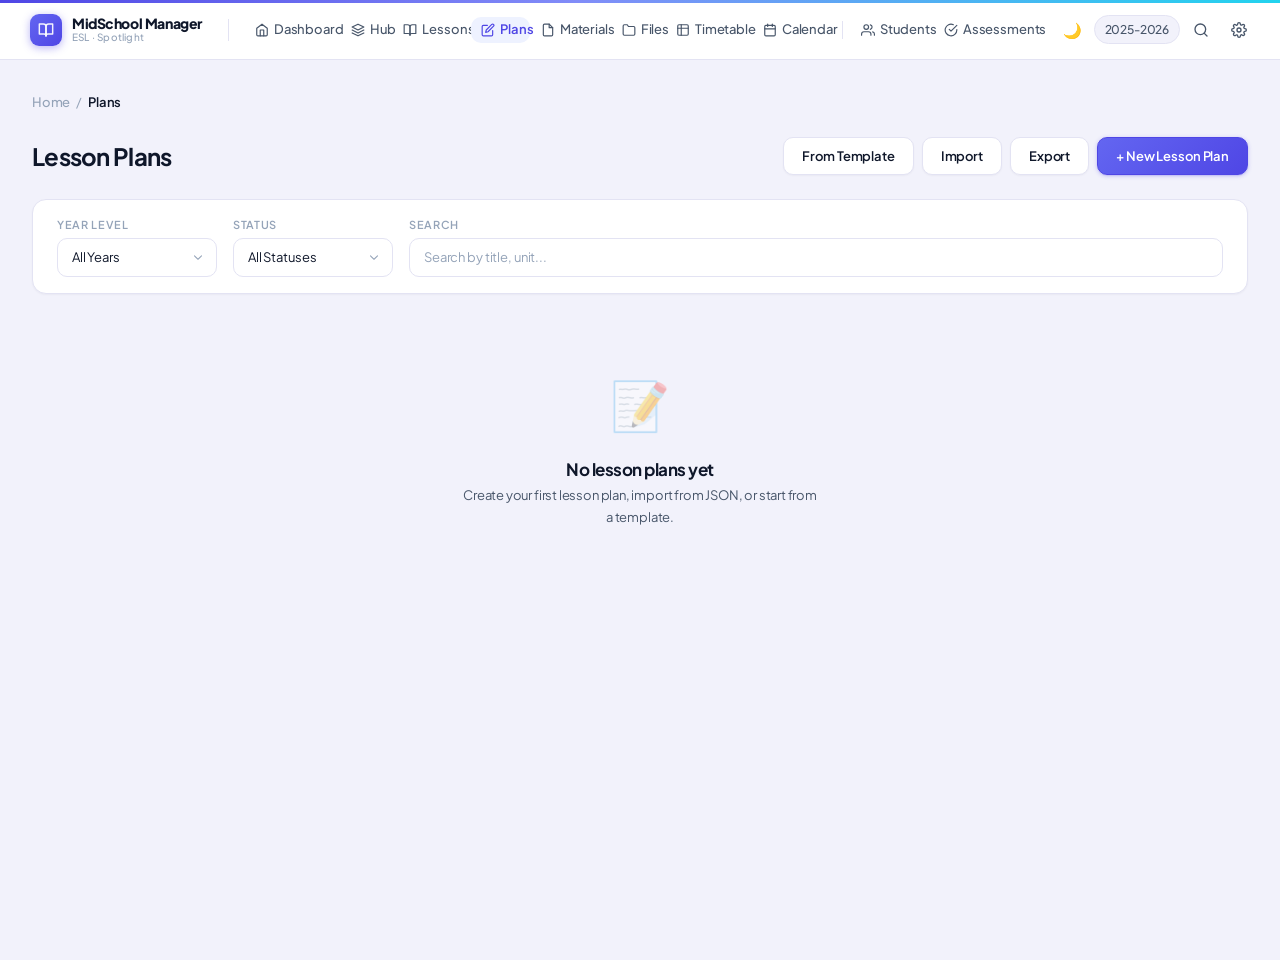
<file: plans.html>
﻿<!DOCTYPE html>
<html lang="en" dir="ltr">
<head>
  <meta charset="UTF-8">
  <meta name="viewport" content="width=device-width, initial-scale=1.0">
  <title>MidSchool Manager · Lesson Plans</title>
  <meta name="theme-color" content="#4F46E5">
  <link rel="manifest" href="manifest.json">
  <link rel="apple-touch-icon" href="icons/icon-192.svg">
  <link rel="stylesheet" href="css/main.css">
  <style>
    .plans-grid { display: grid; grid-template-columns: repeat(auto-fill, minmax(340px, 1fr)); gap: var(--space-lg); }
    @media (max-width: 767px) { .plans-grid { grid-template-columns: 1fr; } }

    .plan-card {
      background: var(--card);
      border: 1px solid var(--border);
      border-radius: var(--radius-lg);
      padding: var(--space-lg);
      transition: all var(--transition-fast);
      position: relative;
      overflow: hidden;
    }
    .plan-card::before {
      content: '';
      position: absolute;
      top: 0; left: 0; right: 0;
      height: 4px;
      background: var(--primary);
      border-radius: var(--radius-lg) var(--radius-lg) 0 0;
    }
    .plan-card--draft::before  { background: var(--text-tertiary); }
    .plan-card--ready::before  { background: var(--primary); }
    .plan-card--used::before   { background: var(--success); }
    .plan-card--archived::before { background: var(--text-secondary); }

    .plan-card:hover { box-shadow: var(--shadow-md); transform: translateY(-2px); }
    .plan-card__top { display: flex; align-items: center; justify-content: space-between; margin-bottom: var(--space-sm); }
    .plan-card__title { font-weight: 700; font-size: var(--text-lg); margin-bottom: 2px; color: var(--text); letter-spacing: -0.02em; }
    .plan-card__meta { font-size: var(--text-xs); color: var(--text-secondary); margin-bottom: var(--space-md); }
    .plan-card__stats { display: flex; gap: var(--space-md); font-size: var(--text-xs); color: var(--text-secondary); margin-bottom: var(--space-sm); }
    .plan-card__stats span { display: flex; align-items: center; gap: 4px; }
    .plan-card__actions {
      display: flex; gap: var(--space-xs); margin-top: var(--space-md);
      border-top: 1px solid var(--border-light); padding-top: var(--space-sm);
    }
    .plan-card__actions .btn-ghost { flex: 1; }

    /* Activity items */
    .activity-list { margin-top: var(--space-sm); }
    .activity-item {
      display: flex; align-items: center; gap: var(--space-sm);
      padding: 10px 12px; background: var(--bg-secondary);
      border-radius: var(--radius-md); margin-bottom: 6px;
      font-size: var(--text-sm); transition: background var(--transition-fast);
    }
    .activity-item:hover { background: var(--primary-light); }
    .activity-item__num {
      width: 26px; height: 26px; border-radius: 50%;
      background: var(--primary); color: #fff;
      display: flex; align-items: center; justify-content: center;
      font-size: 11px; font-weight: 700; flex-shrink: 0;
    }
    .activity-item__info { flex: 1; }
    .activity-item__time { font-size: var(--text-xs); color: var(--text-secondary); }

    /* Time bar */
    .time-bar { display: flex; gap: 2px; height: 8px; border-radius: 4px; overflow: hidden; margin-top: var(--space-sm); background: var(--bg-secondary); }
    .time-bar__segment { height: 100%; border-radius: 4px; transition: width var(--transition-normal); }

    /* View modal sections */
    .plan-view-section { margin-bottom: var(--space-lg); }
    .plan-view-section h4 { font-size: var(--text-sm); text-transform: uppercase; letter-spacing: 0.05em; color: var(--text-secondary); margin-bottom: var(--space-sm); padding-bottom: var(--space-xs); border-bottom: 1px solid var(--border-light); }
    .plan-view-section ul { margin: 0 0 0 var(--space-md); }
    .plan-view-section li { font-size: var(--text-sm); margin-bottom: 4px; color: var(--text); list-style: disc; }
    .plan-view-section p { font-size: var(--text-sm); color: var(--text); margin-bottom: 0; }
  </style>
</head>
<body>
  <!-- Top Navigation -->
<header class="topnav" id="topnav">
  <div class="topnav__inner">

    <!-- Brand -->
    <a href="index.html" class="topnav__brand" aria-label="MidSchool Manager home">
      <div class="topnav__brand-icon"><svg viewBox="0 0 24 24" fill="none" stroke="rgba(255,255,255,0.92)" stroke-width="2.2" stroke-linecap="round" stroke-linejoin="round" width="16" height="16"><path d="M2 3h6a4 4 0 0 1 4 4v14a3 3 0 0 0-3-3H2z"/><path d="M22 3h-6a4 4 0 0 0-4 4v14a3 3 0 0 1 3-3h7z"/></svg></div>
      <div class="topnav__brand-text">
        <span class="topnav__brand-name">MidSchool Manager</span>
        <span class="topnav__brand-sub">ESL · Spotlight</span>
      </div>
    </a>

    <div class="topnav__separator" aria-hidden="true"></div>

    <!-- Desktop Navigation -->
    <nav class="topnav__nav" id="topnavNav" aria-label="Main navigation">
      <div class="topnav__group">
        <a href="index.html"        class="topnav__link" data-nav="index.html">
          <svg class="topnav__link-icon" viewBox="0 0 24 24"><path d="M3 9l9-7 9 7v11a2 2 0 0 1-2 2H5a2 2 0 0 1-2-2z"/><polyline points="9 22 9 12 15 12 15 22"/></svg>
          Dashboard
        </a>
        <a href="teaching-hub.html" class="topnav__link" data-nav="teaching-hub.html">
          <svg class="topnav__link-icon" viewBox="0 0 24 24"><path d="M12 2L2 7l10 5 10-5-10-5z"/><path d="M2 17l10 5 10-5"/><path d="M2 12l10 5 10-5"/></svg>
          Hub
        </a>
        <a href="lessons.html"      class="topnav__link" data-nav="lessons.html">
          <svg class="topnav__link-icon" viewBox="0 0 24 24"><path d="M2 3h6a4 4 0 0 1 4 4v14a3 3 0 0 0-3-3H2z"/><path d="M22 3h-6a4 4 0 0 0-4 4v14a3 3 0 0 1 3-3h7z"/></svg>
          Lessons
        </a>
        <a href="plans.html"        class="topnav__link" data-nav="plans.html">
          <svg class="topnav__link-icon" viewBox="0 0 24 24"><path d="M11 4H4a2 2 0 0 0-2 2v14a2 2 0 0 0 2 2h14a2 2 0 0 0 2-2v-7"/><path d="M18.5 2.5a2.121 2.121 0 0 1 3 3L12 15l-4 1 1-4 9.5-9.5z"/></svg>
          Plans
        </a>
        <a href="materials.html"    class="topnav__link" data-nav="materials.html">
          <svg class="topnav__link-icon" viewBox="0 0 24 24"><path d="M14 2H6a2 2 0 0 0-2 2v16a2 2 0 0 0 2 2h12a2 2 0 0 0 2-2V8z"/><polyline points="14 2 14 8 20 8"/></svg>
          Materials
        </a>
        <a href="files.html"        class="topnav__link" data-nav="files.html">
          <svg class="topnav__link-icon" viewBox="0 0 24 24"><path d="M22 19a2 2 0 0 1-2 2H4a2 2 0 0 1-2-2V5a2 2 0 0 1 2-2h5l2 3h9a2 2 0 0 1 2 2z"/></svg>
          Files
        </a>
        <a href="timetable.html"    class="topnav__link" data-nav="timetable.html">
          <svg class="topnav__link-icon" viewBox="0 0 24 24"><rect x="3" y="3" width="18" height="18" rx="2"/><path d="M3 9h18M9 3v18"/></svg>
          Timetable
        </a>
        <a href="calendar.html"     class="topnav__link" data-nav="calendar.html">
          <svg class="topnav__link-icon" viewBox="0 0 24 24"><rect x="3" y="4" width="18" height="18" rx="2" ry="2"/><line x1="16" y1="2" x2="16" y2="6"/><line x1="8" y1="2" x2="8" y2="6"/><line x1="3" y1="10" x2="21" y2="10"/></svg>
          Calendar
        </a>
      </div>

      <div class="topnav__nav-divider" aria-hidden="true"></div>

      <div class="topnav__group">
        <a href="students.html"    class="topnav__link" data-nav="students.html">
          <svg class="topnav__link-icon" viewBox="0 0 24 24"><path d="M17 21v-2a4 4 0 0 0-4-4H5a4 4 0 0 0-4 4v2"/><circle cx="9" cy="7" r="4"/><path d="M23 21v-2a4 4 0 0 0-3-3.87"/><path d="M16 3.13a4 4 0 0 1 0 7.75"/></svg>
          Students
        </a>
        <a href="assessments.html" class="topnav__link" data-nav="assessments.html">
          <svg class="topnav__link-icon" viewBox="0 0 24 24"><path d="M22 11.08V12a10 10 0 1 1-5.93-9.14"/><polyline points="22 4 12 14.01 9 11.01"/></svg>
          Assessments
        </a>
        <a href="remedial.html"    class="topnav__link" data-nav="remedial.html">
          <svg class="topnav__link-icon" viewBox="0 0 24 24"><circle cx="12" cy="12" r="10"/><line x1="12" y1="8" x2="12" y2="12"/><line x1="12" y1="16" x2="12.01" y2="16"/></svg>
          Remedial
        </a>
      </div>
    </nav>

    <!-- Right Actions -->
    <div class="topnav__actions">
      <div class="topnav__teacher-info" data-header-info></div>
      <button class="topnav__action-btn" id="headerSearchBtn" aria-label="Search (Ctrl+K)">
        <svg width="16" height="16" viewBox="0 0 24 24" fill="none" stroke="currentColor" stroke-width="2" stroke-linecap="round" stroke-linejoin="round"><circle cx="11" cy="11" r="8"/><line x1="21" y1="21" x2="16.65" y2="16.65"/></svg>
      </button>
      <a href="settings.html" class="topnav__action-btn" data-nav="settings.html" aria-label="Settings">
        <svg width="16" height="16" viewBox="0 0 24 24" fill="none" stroke="currentColor" stroke-width="2" stroke-linecap="round" stroke-linejoin="round"><circle cx="12" cy="12" r="3"/><path d="M19.4 15a1.65 1.65 0 0 0 .33 1.82l.06.06a2 2 0 0 1 0 2.83 2 2 0 0 1-2.83 0l-.06-.06a1.65 1.65 0 0 0-1.82-.33 1.65 1.65 0 0 0-1 1.51V21a2 2 0 0 1-2 2 2 2 0 0 1-2-2v-.09A1.65 1.65 0 0 0 9 19.4a1.65 1.65 0 0 0-1.82.33l-.06.06a2 2 0 0 1-2.83 0 2 2 0 0 1 0-2.83l.06-.06A1.65 1.65 0 0 0 4.68 15a1.65 1.65 0 0 0-1.51-1H3a2 2 0 0 1-2-2 2 2 0 0 1 2-2h.09A1.65 1.65 0 0 0 4.6 9a1.65 1.65 0 0 0-.33-1.82l-.06-.06a2 2 0 0 1 0-2.83 2 2 0 0 1 2.83 0l.06.06A1.65 1.65 0 0 0 9 4.68a1.65 1.65 0 0 0 1-1.51V3a2 2 0 0 1 2-2 2 2 0 0 1 2 2v.09a1.65 1.65 0 0 0 1 1.51 1.65 1.65 0 0 0 1.82-.33l.06-.06a2 2 0 0 1 2.83 0 2 2 0 0 1 0 2.83l-.06.06A1.65 1.65 0 0 0 19.4 9a1.65 1.65 0 0 0 1.51 1H21a2 2 0 0 1 2 2 2 2 0 0 1-2 2h-.09a1.65 1.65 0 0 0-1.51 1z"/></svg>
      </a>
    </div>

    <!-- Mobile hamburger -->
    <button class="hamburger" id="hamburgerBtn" aria-label="Toggle menu" aria-expanded="false">
      <span class="hamburger__line"></span>
      <span class="hamburger__line"></span>
      <span class="hamburger__line"></span>
    </button>

  </div>
</header>

<!-- Mobile Dropdown Menu -->
<div class="mobile-menu" id="mobileMenu" aria-hidden="true">
  <div class="mobile-menu__inner">
    <div class="mobile-menu__section-label">Teach</div>
    <a href="index.html"        class="mobile-menu__link" data-nav="index.html">
      <span class="mobile-menu__icon"><svg viewBox="0 0 24 24"><path d="M3 9l9-7 9 7v11a2 2 0 0 1-2 2H5a2 2 0 0 1-2-2z"/><polyline points="9 22 9 12 15 12 15 22"/></svg></span>
      Dashboard
    </a>
    <a href="teaching-hub.html" class="mobile-menu__link" data-nav="teaching-hub.html">
      <span class="mobile-menu__icon"><svg viewBox="0 0 24 24"><path d="M12 2L2 7l10 5 10-5-10-5z"/><path d="M2 17l10 5 10-5"/><path d="M2 12l10 5 10-5"/></svg></span>
      Teaching Hub
    </a>
    <a href="lessons.html"      class="mobile-menu__link" data-nav="lessons.html">
      <span class="mobile-menu__icon"><svg viewBox="0 0 24 24"><path d="M2 3h6a4 4 0 0 1 4 4v14a3 3 0 0 0-3-3H2z"/><path d="M22 3h-6a4 4 0 0 0-4 4v14a3 3 0 0 1 3-3h7z"/></svg></span>
      Lesson Records
    </a>
    <a href="plans.html"        class="mobile-menu__link" data-nav="plans.html">
      <span class="mobile-menu__icon"><svg viewBox="0 0 24 24"><path d="M11 4H4a2 2 0 0 0-2 2v14a2 2 0 0 0 2 2h14a2 2 0 0 0 2-2v-7"/><path d="M18.5 2.5a2.121 2.121 0 0 1 3 3L12 15l-4 1 1-4 9.5-9.5z"/></svg></span>
      Lesson Plans
    </a>
    <a href="materials.html"    class="mobile-menu__link" data-nav="materials.html">
      <span class="mobile-menu__icon"><svg viewBox="0 0 24 24"><path d="M14 2H6a2 2 0 0 0-2 2v16a2 2 0 0 0 2 2h12a2 2 0 0 0 2-2V8z"/><polyline points="14 2 14 8 20 8"/></svg></span>
      Materials
    </a>
    <a href="files.html"        class="mobile-menu__link" data-nav="files.html">
      <span class="mobile-menu__icon"><svg viewBox="0 0 24 24"><path d="M22 19a2 2 0 0 1-2 2H4a2 2 0 0 1-2-2V5a2 2 0 0 1 2-2h5l2 3h9a2 2 0 0 1 2 2z"/></svg></span>
      Lesson Files
    </a>
    <a href="timetable.html"    class="mobile-menu__link" data-nav="timetable.html">
      <span class="mobile-menu__icon"><svg viewBox="0 0 24 24"><rect x="3" y="3" width="18" height="18" rx="2"/><path d="M3 9h18M9 3v18"/></svg></span>
      Timetable
    </a>
    <a href="calendar.html"     class="mobile-menu__link" data-nav="calendar.html">
      <span class="mobile-menu__icon"><svg viewBox="0 0 24 24"><rect x="3" y="4" width="18" height="18" rx="2" ry="2"/><line x1="16" y1="2" x2="16" y2="6"/><line x1="8" y1="2" x2="8" y2="6"/><line x1="3" y1="10" x2="21" y2="10"/></svg></span>
      Calendar
    </a>
    <div class="mobile-menu__section-label">Students</div>
    <a href="students.html"    class="mobile-menu__link" data-nav="students.html">
      <span class="mobile-menu__icon"><svg viewBox="0 0 24 24"><path d="M17 21v-2a4 4 0 0 0-4-4H5a4 4 0 0 0-4 4v2"/><circle cx="9" cy="7" r="4"/></svg></span>
      Students
    </a>
    <a href="assessments.html" class="mobile-menu__link" data-nav="assessments.html">
      <span class="mobile-menu__icon"><svg viewBox="0 0 24 24"><path d="M22 11.08V12a10 10 0 1 1-5.93-9.14"/><polyline points="22 4 12 14.01 9 11.01"/></svg></span>
      Assessments
    </a>
    <a href="remedial.html"    class="mobile-menu__link" data-nav="remedial.html">
      <span class="mobile-menu__icon"><svg viewBox="0 0 24 24"><circle cx="12" cy="12" r="10"/><line x1="12" y1="8" x2="12" y2="12"/><line x1="12" y1="16" x2="12.01" y2="16"/></svg></span>
      Remedial Work
    </a>
    <div class="mobile-menu__divider"></div>
    <a href="settings.html"    class="mobile-menu__link" data-nav="settings.html">
      <span class="mobile-menu__icon"><svg viewBox="0 0 24 24"><circle cx="12" cy="12" r="3"/><path d="M19.4 15a1.65 1.65 0 0 0 .33 1.82l.06.06a2 2 0 0 1 0 2.83 2 2 0 0 1-2.83 0l-.06-.06a1.65 1.65 0 0 0-1.82-.33 1.65 1.65 0 0 0-1 1.51V21a2 2 0 0 1-2 2 2 2 0 0 1-2-2v-.09A1.65 1.65 0 0 0 9 19.4a1.65 1.65 0 0 0-1.82.33l-.06.06a2 2 0 0 1-2.83 0 2 2 0 0 1 0-2.83l.06-.06A1.65 1.65 0 0 0 4.68 15a1.65 1.65 0 0 0-1.51-1H3a2 2 0 0 1-2-2 2 2 0 0 1 2-2h.09A1.65 1.65 0 0 0 4.6 9a1.65 1.65 0 0 0-.33-1.82l-.06-.06a2 2 0 0 1 0-2.83 2 2 0 0 1 2.83 0l.06.06A1.65 1.65 0 0 0 9 4.68a1.65 1.65 0 0 0 1-1.51V3a2 2 0 0 1 2-2 2 2 0 0 1 2 2v.09a1.65 1.65 0 0 0 1 1.51 1.65 1.65 0 0 0 1.82-.33l.06-.06a2 2 0 0 1 2.83 0 2 2 0 0 1 0 2.83l-.06.06A1.65 1.65 0 0 0 19.4 9a1.65 1.65 0 0 0 1.51 1H21a2 2 0 0 1 2 2 2 2 0 0 1-2 2h-.09a1.65 1.65 0 0 0-1.51 1z"/></svg></span>
      Settings
    </a>
  </div>
</div>
<div class="mobile-menu-backdrop" id="mobileMenuBackdrop"></div>

  <main class="main-content">
    <nav class="breadcrumbs" id="breadcrumbs" aria-label="Breadcrumbs"></nav>
    <div class="page-header">
      <h2>Lesson Plans</h2>
      <div class="page-header__actions">
        <button class="btn btn-secondary" id="btnFromTemplate">From Template</button>
        <button class="btn btn-secondary" id="btnImportPlans">Import</button>
        <button class="btn btn-secondary" id="btnExportPlans">Export</button>
        <button class="btn btn-primary" id="btnNewPlan">+ New Lesson Plan</button>
      </div>
    </div>
    <div class="filter-bar">
      <div class="form-group"><label for="filterPlanYear">Year Level</label><select id="filterPlanYear"><option value="">All Years</option><option value="1">1AC (Year 1)</option><option value="2">2AC (Year 2)</option><option value="3">3AC (Year 3)</option></select></div>
      <div class="form-group"><label for="filterPlanStatus">Status</label><select id="filterPlanStatus"><option value="">All Statuses</option><option value="draft">Draft</option><option value="ready">Ready</option><option value="used">Used</option><option value="archived">Archived</option></select></div>
      <div class="form-group" style="flex:1;min-width:200px;"><label for="filterPlanSearch">Search</label><input type="text" id="filterPlanSearch" placeholder="Search by title, unit..."></div>
    </div>
    <div id="plansContainer"></div>
  </main>

  <!-- Bottom Navigation (Mobile) -->
  <nav class="bottom-nav" id="bottomNav">
    <a href="index.html" class="bottom-nav__item" data-nav="index.html">
      <svg class="bottom-nav__icon" viewBox="0 0 24 24"><path d="M3 9l9-7 9 7v11a2 2 0 0 1-2 2H5a2 2 0 0 1-2-2z"/><polyline points="9 22 9 12 15 12 15 22"/></svg>
      <span class="bottom-nav__label">Home</span>
    </a>
    <a href="teaching-hub.html" class="bottom-nav__item" data-nav="teaching-hub.html">
      <svg class="bottom-nav__icon" viewBox="0 0 24 24"><path d="M12 2L2 7l10 5 10-5-10-5z"/><path d="M2 17l10 5 10-5"/><path d="M2 12l10 5 10-5"/></svg>
      <span class="bottom-nav__label">Hub</span>
    </a>
    <a href="assessments.html" class="bottom-nav__item" data-nav="assessments.html">
      <svg class="bottom-nav__icon" viewBox="0 0 24 24"><path d="M22 11.08V12a10 10 0 1 1-5.93-9.14"/><polyline points="22 4 12 14.01 9 11.01"/></svg>
      <span class="bottom-nav__label">Grades</span>
    </a>
    <a href="students.html" class="bottom-nav__item" data-nav="students.html">
      <svg class="bottom-nav__icon" viewBox="0 0 24 24"><path d="M17 21v-2a4 4 0 0 0-4-4H5a4 4 0 0 0-4 4v2"/><circle cx="9" cy="7" r="4"/></svg>
      <span class="bottom-nav__label">Students</span>
    </a>
    <button class="bottom-nav__item bottom-nav__more" id="bottomNavMore">
      <svg class="bottom-nav__icon" viewBox="0 0 24 24"><circle cx="12" cy="12" r="1"/><circle cx="12" cy="5" r="1"/><circle cx="12" cy="19" r="1"/></svg>
      <span class="bottom-nav__label">More</span>
    </button>
  </nav>

  <script src="js/storage.js"></script>
  <script src="js/data-models.js"></script>
  <script src="js/ui-helpers.js"></script>
  <script src="js/ai-service.js"></script>
  <script src="js/app.js"></script>
  <script src="js/sidepanel.js"></script>
  <script src="js/command-palette.js"></script>
  <script src="js/plans.js"></script>
</body>
</html>
</file>
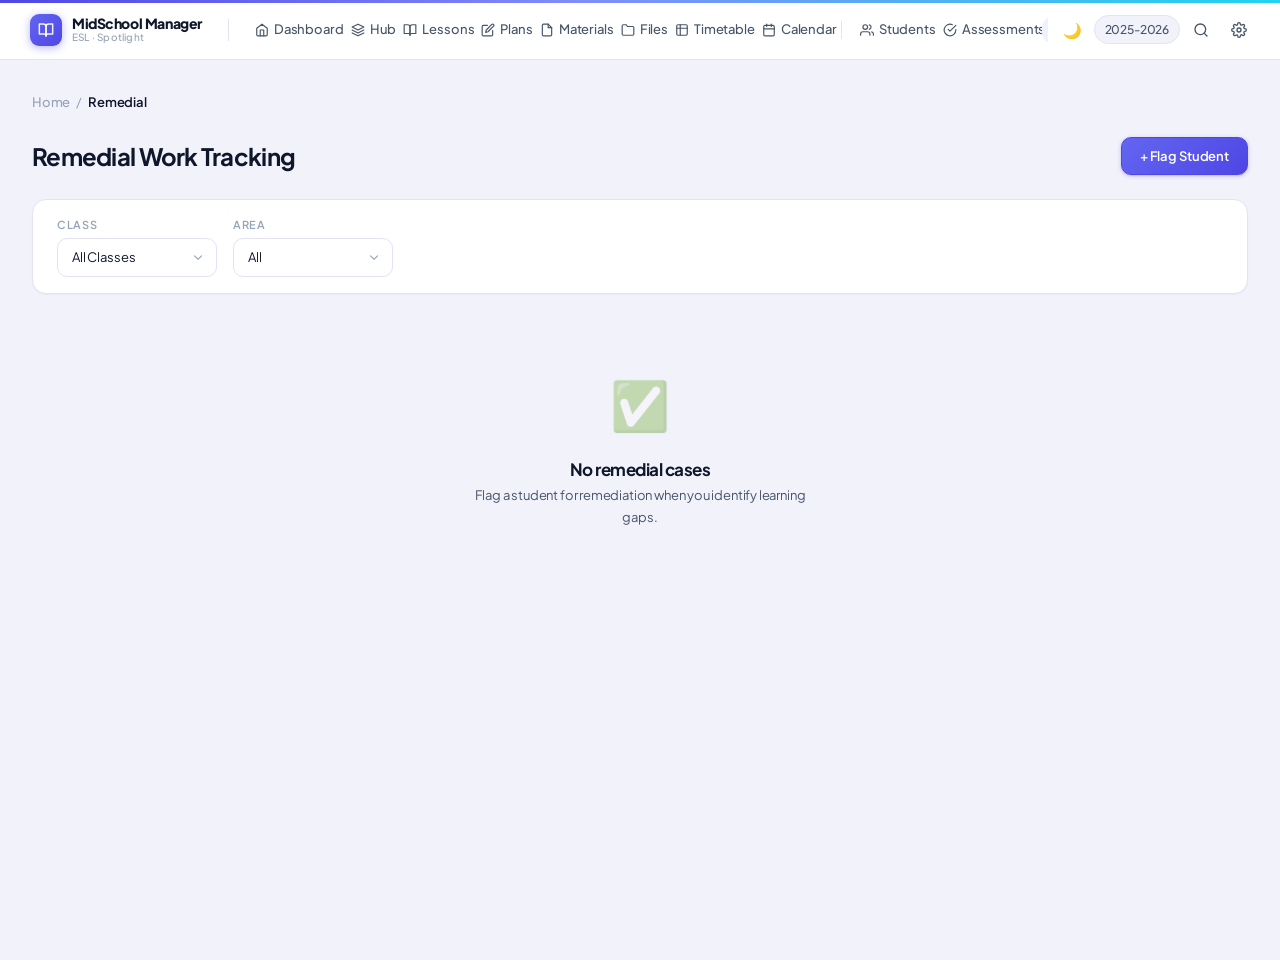
<file: remedial.html>
﻿<!DOCTYPE html>
<html lang="en" dir="ltr">
<head>
  <meta charset="UTF-8">
  <meta name="viewport" content="width=device-width, initial-scale=1.0">
  <title>MidSchool Manager · Remedial Work</title>
  <meta name="theme-color" content="#4F46E5">
  <link rel="manifest" href="manifest.json">
  <link rel="apple-touch-icon" href="icons/icon-192.svg">
  <link rel="stylesheet" href="css/main.css">
</head>
<body>
  <!-- Top Navigation -->
<header class="topnav" id="topnav">
  <div class="topnav__inner">

    <!-- Brand -->
    <a href="index.html" class="topnav__brand" aria-label="MidSchool Manager home">
      <div class="topnav__brand-icon"><svg viewBox="0 0 24 24" fill="none" stroke="rgba(255,255,255,0.92)" stroke-width="2.2" stroke-linecap="round" stroke-linejoin="round" width="16" height="16"><path d="M2 3h6a4 4 0 0 1 4 4v14a3 3 0 0 0-3-3H2z"/><path d="M22 3h-6a4 4 0 0 0-4 4v14a3 3 0 0 1 3-3h7z"/></svg></div>
      <div class="topnav__brand-text">
        <span class="topnav__brand-name">MidSchool Manager</span>
        <span class="topnav__brand-sub">ESL · Spotlight</span>
      </div>
    </a>

    <div class="topnav__separator" aria-hidden="true"></div>

    <!-- Desktop Navigation -->
    <nav class="topnav__nav" id="topnavNav" aria-label="Main navigation">
      <div class="topnav__group">
        <a href="index.html"        class="topnav__link" data-nav="index.html">
          <svg class="topnav__link-icon" viewBox="0 0 24 24"><path d="M3 9l9-7 9 7v11a2 2 0 0 1-2 2H5a2 2 0 0 1-2-2z"/><polyline points="9 22 9 12 15 12 15 22"/></svg>
          Dashboard
        </a>
        <a href="teaching-hub.html" class="topnav__link" data-nav="teaching-hub.html">
          <svg class="topnav__link-icon" viewBox="0 0 24 24"><path d="M12 2L2 7l10 5 10-5-10-5z"/><path d="M2 17l10 5 10-5"/><path d="M2 12l10 5 10-5"/></svg>
          Hub
        </a>
        <a href="lessons.html"      class="topnav__link" data-nav="lessons.html">
          <svg class="topnav__link-icon" viewBox="0 0 24 24"><path d="M2 3h6a4 4 0 0 1 4 4v14a3 3 0 0 0-3-3H2z"/><path d="M22 3h-6a4 4 0 0 0-4 4v14a3 3 0 0 1 3-3h7z"/></svg>
          Lessons
        </a>
        <a href="plans.html"        class="topnav__link" data-nav="plans.html">
          <svg class="topnav__link-icon" viewBox="0 0 24 24"><path d="M11 4H4a2 2 0 0 0-2 2v14a2 2 0 0 0 2 2h14a2 2 0 0 0 2-2v-7"/><path d="M18.5 2.5a2.121 2.121 0 0 1 3 3L12 15l-4 1 1-4 9.5-9.5z"/></svg>
          Plans
        </a>
        <a href="materials.html"    class="topnav__link" data-nav="materials.html">
          <svg class="topnav__link-icon" viewBox="0 0 24 24"><path d="M14 2H6a2 2 0 0 0-2 2v16a2 2 0 0 0 2 2h12a2 2 0 0 0 2-2V8z"/><polyline points="14 2 14 8 20 8"/></svg>
          Materials
        </a>
        <a href="files.html"        class="topnav__link" data-nav="files.html">
          <svg class="topnav__link-icon" viewBox="0 0 24 24"><path d="M22 19a2 2 0 0 1-2 2H4a2 2 0 0 1-2-2V5a2 2 0 0 1 2-2h5l2 3h9a2 2 0 0 1 2 2z"/></svg>
          Files
        </a>
        <a href="timetable.html"    class="topnav__link" data-nav="timetable.html">
          <svg class="topnav__link-icon" viewBox="0 0 24 24"><rect x="3" y="3" width="18" height="18" rx="2"/><path d="M3 9h18M9 3v18"/></svg>
          Timetable
        </a>
        <a href="calendar.html"     class="topnav__link" data-nav="calendar.html">
          <svg class="topnav__link-icon" viewBox="0 0 24 24"><rect x="3" y="4" width="18" height="18" rx="2" ry="2"/><line x1="16" y1="2" x2="16" y2="6"/><line x1="8" y1="2" x2="8" y2="6"/><line x1="3" y1="10" x2="21" y2="10"/></svg>
          Calendar
        </a>
      </div>

      <div class="topnav__nav-divider" aria-hidden="true"></div>

      <div class="topnav__group">
        <a href="students.html"    class="topnav__link" data-nav="students.html">
          <svg class="topnav__link-icon" viewBox="0 0 24 24"><path d="M17 21v-2a4 4 0 0 0-4-4H5a4 4 0 0 0-4 4v2"/><circle cx="9" cy="7" r="4"/><path d="M23 21v-2a4 4 0 0 0-3-3.87"/><path d="M16 3.13a4 4 0 0 1 0 7.75"/></svg>
          Students
        </a>
        <a href="assessments.html" class="topnav__link" data-nav="assessments.html">
          <svg class="topnav__link-icon" viewBox="0 0 24 24"><path d="M22 11.08V12a10 10 0 1 1-5.93-9.14"/><polyline points="22 4 12 14.01 9 11.01"/></svg>
          Assessments
        </a>
        <a href="remedial.html"    class="topnav__link" data-nav="remedial.html">
          <svg class="topnav__link-icon" viewBox="0 0 24 24"><circle cx="12" cy="12" r="10"/><line x1="12" y1="8" x2="12" y2="12"/><line x1="12" y1="16" x2="12.01" y2="16"/></svg>
          Remedial
        </a>
      </div>
    </nav>

    <!-- Right Actions -->
    <div class="topnav__actions">
      <div class="topnav__teacher-info" data-header-info></div>
      <button class="topnav__action-btn" id="headerSearchBtn" aria-label="Search (Ctrl+K)">
        <svg width="16" height="16" viewBox="0 0 24 24" fill="none" stroke="currentColor" stroke-width="2" stroke-linecap="round" stroke-linejoin="round"><circle cx="11" cy="11" r="8"/><line x1="21" y1="21" x2="16.65" y2="16.65"/></svg>
      </button>
      <a href="settings.html" class="topnav__action-btn" data-nav="settings.html" aria-label="Settings">
        <svg width="16" height="16" viewBox="0 0 24 24" fill="none" stroke="currentColor" stroke-width="2" stroke-linecap="round" stroke-linejoin="round"><circle cx="12" cy="12" r="3"/><path d="M19.4 15a1.65 1.65 0 0 0 .33 1.82l.06.06a2 2 0 0 1 0 2.83 2 2 0 0 1-2.83 0l-.06-.06a1.65 1.65 0 0 0-1.82-.33 1.65 1.65 0 0 0-1 1.51V21a2 2 0 0 1-2 2 2 2 0 0 1-2-2v-.09A1.65 1.65 0 0 0 9 19.4a1.65 1.65 0 0 0-1.82.33l-.06.06a2 2 0 0 1-2.83 0 2 2 0 0 1 0-2.83l.06-.06A1.65 1.65 0 0 0 4.68 15a1.65 1.65 0 0 0-1.51-1H3a2 2 0 0 1-2-2 2 2 0 0 1 2-2h.09A1.65 1.65 0 0 0 4.6 9a1.65 1.65 0 0 0-.33-1.82l-.06-.06a2 2 0 0 1 0-2.83 2 2 0 0 1 2.83 0l.06.06A1.65 1.65 0 0 0 9 4.68a1.65 1.65 0 0 0 1-1.51V3a2 2 0 0 1 2-2 2 2 0 0 1 2 2v.09a1.65 1.65 0 0 0 1 1.51 1.65 1.65 0 0 0 1.82-.33l.06-.06a2 2 0 0 1 2.83 0 2 2 0 0 1 0 2.83l-.06.06A1.65 1.65 0 0 0 19.4 9a1.65 1.65 0 0 0 1.51 1H21a2 2 0 0 1 2 2 2 2 0 0 1-2 2h-.09a1.65 1.65 0 0 0-1.51 1z"/></svg>
      </a>
    </div>

    <!-- Mobile hamburger -->
    <button class="hamburger" id="hamburgerBtn" aria-label="Toggle menu" aria-expanded="false">
      <span class="hamburger__line"></span>
      <span class="hamburger__line"></span>
      <span class="hamburger__line"></span>
    </button>

  </div>
</header>

<!-- Mobile Dropdown Menu -->
<div class="mobile-menu" id="mobileMenu" aria-hidden="true">
  <div class="mobile-menu__inner">
    <div class="mobile-menu__section-label">Teach</div>
    <a href="index.html"        class="mobile-menu__link" data-nav="index.html">
      <span class="mobile-menu__icon"><svg viewBox="0 0 24 24"><path d="M3 9l9-7 9 7v11a2 2 0 0 1-2 2H5a2 2 0 0 1-2-2z"/><polyline points="9 22 9 12 15 12 15 22"/></svg></span>
      Dashboard
    </a>
    <a href="teaching-hub.html" class="mobile-menu__link" data-nav="teaching-hub.html">
      <span class="mobile-menu__icon"><svg viewBox="0 0 24 24"><path d="M12 2L2 7l10 5 10-5-10-5z"/><path d="M2 17l10 5 10-5"/><path d="M2 12l10 5 10-5"/></svg></span>
      Teaching Hub
    </a>
    <a href="lessons.html"      class="mobile-menu__link" data-nav="lessons.html">
      <span class="mobile-menu__icon"><svg viewBox="0 0 24 24"><path d="M2 3h6a4 4 0 0 1 4 4v14a3 3 0 0 0-3-3H2z"/><path d="M22 3h-6a4 4 0 0 0-4 4v14a3 3 0 0 1 3-3h7z"/></svg></span>
      Lesson Records
    </a>
    <a href="plans.html"        class="mobile-menu__link" data-nav="plans.html">
      <span class="mobile-menu__icon"><svg viewBox="0 0 24 24"><path d="M11 4H4a2 2 0 0 0-2 2v14a2 2 0 0 0 2 2h14a2 2 0 0 0 2-2v-7"/><path d="M18.5 2.5a2.121 2.121 0 0 1 3 3L12 15l-4 1 1-4 9.5-9.5z"/></svg></span>
      Lesson Plans
    </a>
    <a href="materials.html"    class="mobile-menu__link" data-nav="materials.html">
      <span class="mobile-menu__icon"><svg viewBox="0 0 24 24"><path d="M14 2H6a2 2 0 0 0-2 2v16a2 2 0 0 0 2 2h12a2 2 0 0 0 2-2V8z"/><polyline points="14 2 14 8 20 8"/></svg></span>
      Materials
    </a>
    <a href="files.html"        class="mobile-menu__link" data-nav="files.html">
      <span class="mobile-menu__icon"><svg viewBox="0 0 24 24"><path d="M22 19a2 2 0 0 1-2 2H4a2 2 0 0 1-2-2V5a2 2 0 0 1 2-2h5l2 3h9a2 2 0 0 1 2 2z"/></svg></span>
      Lesson Files
    </a>
    <a href="timetable.html"    class="mobile-menu__link" data-nav="timetable.html">
      <span class="mobile-menu__icon"><svg viewBox="0 0 24 24"><rect x="3" y="3" width="18" height="18" rx="2"/><path d="M3 9h18M9 3v18"/></svg></span>
      Timetable
    </a>
    <a href="calendar.html"     class="mobile-menu__link" data-nav="calendar.html">
      <span class="mobile-menu__icon"><svg viewBox="0 0 24 24"><rect x="3" y="4" width="18" height="18" rx="2" ry="2"/><line x1="16" y1="2" x2="16" y2="6"/><line x1="8" y1="2" x2="8" y2="6"/><line x1="3" y1="10" x2="21" y2="10"/></svg></span>
      Calendar
    </a>
    <div class="mobile-menu__section-label">Students</div>
    <a href="students.html"    class="mobile-menu__link" data-nav="students.html">
      <span class="mobile-menu__icon"><svg viewBox="0 0 24 24"><path d="M17 21v-2a4 4 0 0 0-4-4H5a4 4 0 0 0-4 4v2"/><circle cx="9" cy="7" r="4"/></svg></span>
      Students
    </a>
    <a href="assessments.html" class="mobile-menu__link" data-nav="assessments.html">
      <span class="mobile-menu__icon"><svg viewBox="0 0 24 24"><path d="M22 11.08V12a10 10 0 1 1-5.93-9.14"/><polyline points="22 4 12 14.01 9 11.01"/></svg></span>
      Assessments
    </a>
    <a href="remedial.html"    class="mobile-menu__link" data-nav="remedial.html">
      <span class="mobile-menu__icon"><svg viewBox="0 0 24 24"><circle cx="12" cy="12" r="10"/><line x1="12" y1="8" x2="12" y2="12"/><line x1="12" y1="16" x2="12.01" y2="16"/></svg></span>
      Remedial Work
    </a>
    <div class="mobile-menu__divider"></div>
    <a href="settings.html"    class="mobile-menu__link" data-nav="settings.html">
      <span class="mobile-menu__icon"><svg viewBox="0 0 24 24"><circle cx="12" cy="12" r="3"/><path d="M19.4 15a1.65 1.65 0 0 0 .33 1.82l.06.06a2 2 0 0 1 0 2.83 2 2 0 0 1-2.83 0l-.06-.06a1.65 1.65 0 0 0-1.82-.33 1.65 1.65 0 0 0-1 1.51V21a2 2 0 0 1-2 2 2 2 0 0 1-2-2v-.09A1.65 1.65 0 0 0 9 19.4a1.65 1.65 0 0 0-1.82.33l-.06.06a2 2 0 0 1-2.83 0 2 2 0 0 1 0-2.83l.06-.06A1.65 1.65 0 0 0 4.68 15a1.65 1.65 0 0 0-1.51-1H3a2 2 0 0 1-2-2 2 2 0 0 1 2-2h.09A1.65 1.65 0 0 0 4.6 9a1.65 1.65 0 0 0-.33-1.82l-.06-.06a2 2 0 0 1 0-2.83 2 2 0 0 1 2.83 0l.06.06A1.65 1.65 0 0 0 9 4.68a1.65 1.65 0 0 0 1-1.51V3a2 2 0 0 1 2-2 2 2 0 0 1 2 2v.09a1.65 1.65 0 0 0 1 1.51 1.65 1.65 0 0 0 1.82-.33l.06-.06a2 2 0 0 1 2.83 0 2 2 0 0 1 0 2.83l-.06.06A1.65 1.65 0 0 0 19.4 9a1.65 1.65 0 0 0 1.51 1H21a2 2 0 0 1 2 2 2 2 0 0 1-2 2h-.09a1.65 1.65 0 0 0-1.51 1z"/></svg></span>
      Settings
    </a>
  </div>
</div>
<div class="mobile-menu-backdrop" id="mobileMenuBackdrop"></div>

  <main class="main-content">
    <nav class="breadcrumbs" id="breadcrumbs" aria-label="Breadcrumbs"></nav>
    <div class="page-header">
      <h2>Remedial Work Tracking</h2>
      <div class="page-header__actions"><button class="btn btn-primary" id="btnFlagStudent">+ Flag Student</button></div>
    </div>
    <div class="filter-bar">
      <div class="form-group"><label for="remFilterClass">Class</label><select id="remFilterClass"></select></div>
      <div class="form-group"><label for="remFilterArea">Area</label><select id="remFilterArea"><option value="">All</option><option value="grammar">Grammar</option><option value="vocabulary">Vocabulary</option><option value="reading">Reading</option><option value="writing">Writing</option><option value="speaking">Speaking</option><option value="listening">Listening</option><option value="general">General</option></select></div>
    </div>
    <div id="kanbanBoard"></div>
  </main>

  <!-- Bottom Navigation (Mobile) -->
  <nav class="bottom-nav" id="bottomNav">
    <a href="index.html" class="bottom-nav__item" data-nav="index.html">
      <svg class="bottom-nav__icon" viewBox="0 0 24 24"><path d="M3 9l9-7 9 7v11a2 2 0 0 1-2 2H5a2 2 0 0 1-2-2z"/><polyline points="9 22 9 12 15 12 15 22"/></svg>
      <span class="bottom-nav__label">Home</span>
    </a>
    <a href="teaching-hub.html" class="bottom-nav__item" data-nav="teaching-hub.html">
      <svg class="bottom-nav__icon" viewBox="0 0 24 24"><path d="M12 2L2 7l10 5 10-5-10-5z"/><path d="M2 17l10 5 10-5"/><path d="M2 12l10 5 10-5"/></svg>
      <span class="bottom-nav__label">Hub</span>
    </a>
    <a href="assessments.html" class="bottom-nav__item" data-nav="assessments.html">
      <svg class="bottom-nav__icon" viewBox="0 0 24 24"><path d="M22 11.08V12a10 10 0 1 1-5.93-9.14"/><polyline points="22 4 12 14.01 9 11.01"/></svg>
      <span class="bottom-nav__label">Grades</span>
    </a>
    <a href="students.html" class="bottom-nav__item" data-nav="students.html">
      <svg class="bottom-nav__icon" viewBox="0 0 24 24"><path d="M17 21v-2a4 4 0 0 0-4-4H5a4 4 0 0 0-4 4v2"/><circle cx="9" cy="7" r="4"/></svg>
      <span class="bottom-nav__label">Students</span>
    </a>
    <button class="bottom-nav__item bottom-nav__more" id="bottomNavMore">
      <svg class="bottom-nav__icon" viewBox="0 0 24 24"><circle cx="12" cy="12" r="1"/><circle cx="12" cy="5" r="1"/><circle cx="12" cy="19" r="1"/></svg>
      <span class="bottom-nav__label">More</span>
    </button>
  </nav>

  <script src="js/storage.js"></script>
  <script src="js/data-models.js"></script>
  <script src="js/ui-helpers.js"></script>
  <script src="js/app.js"></script>
  <script src="js/sidepanel.js"></script>
  <script src="js/command-palette.js"></script>
  <script src="js/remedial.js"></script>
</body>
</html>
</file>
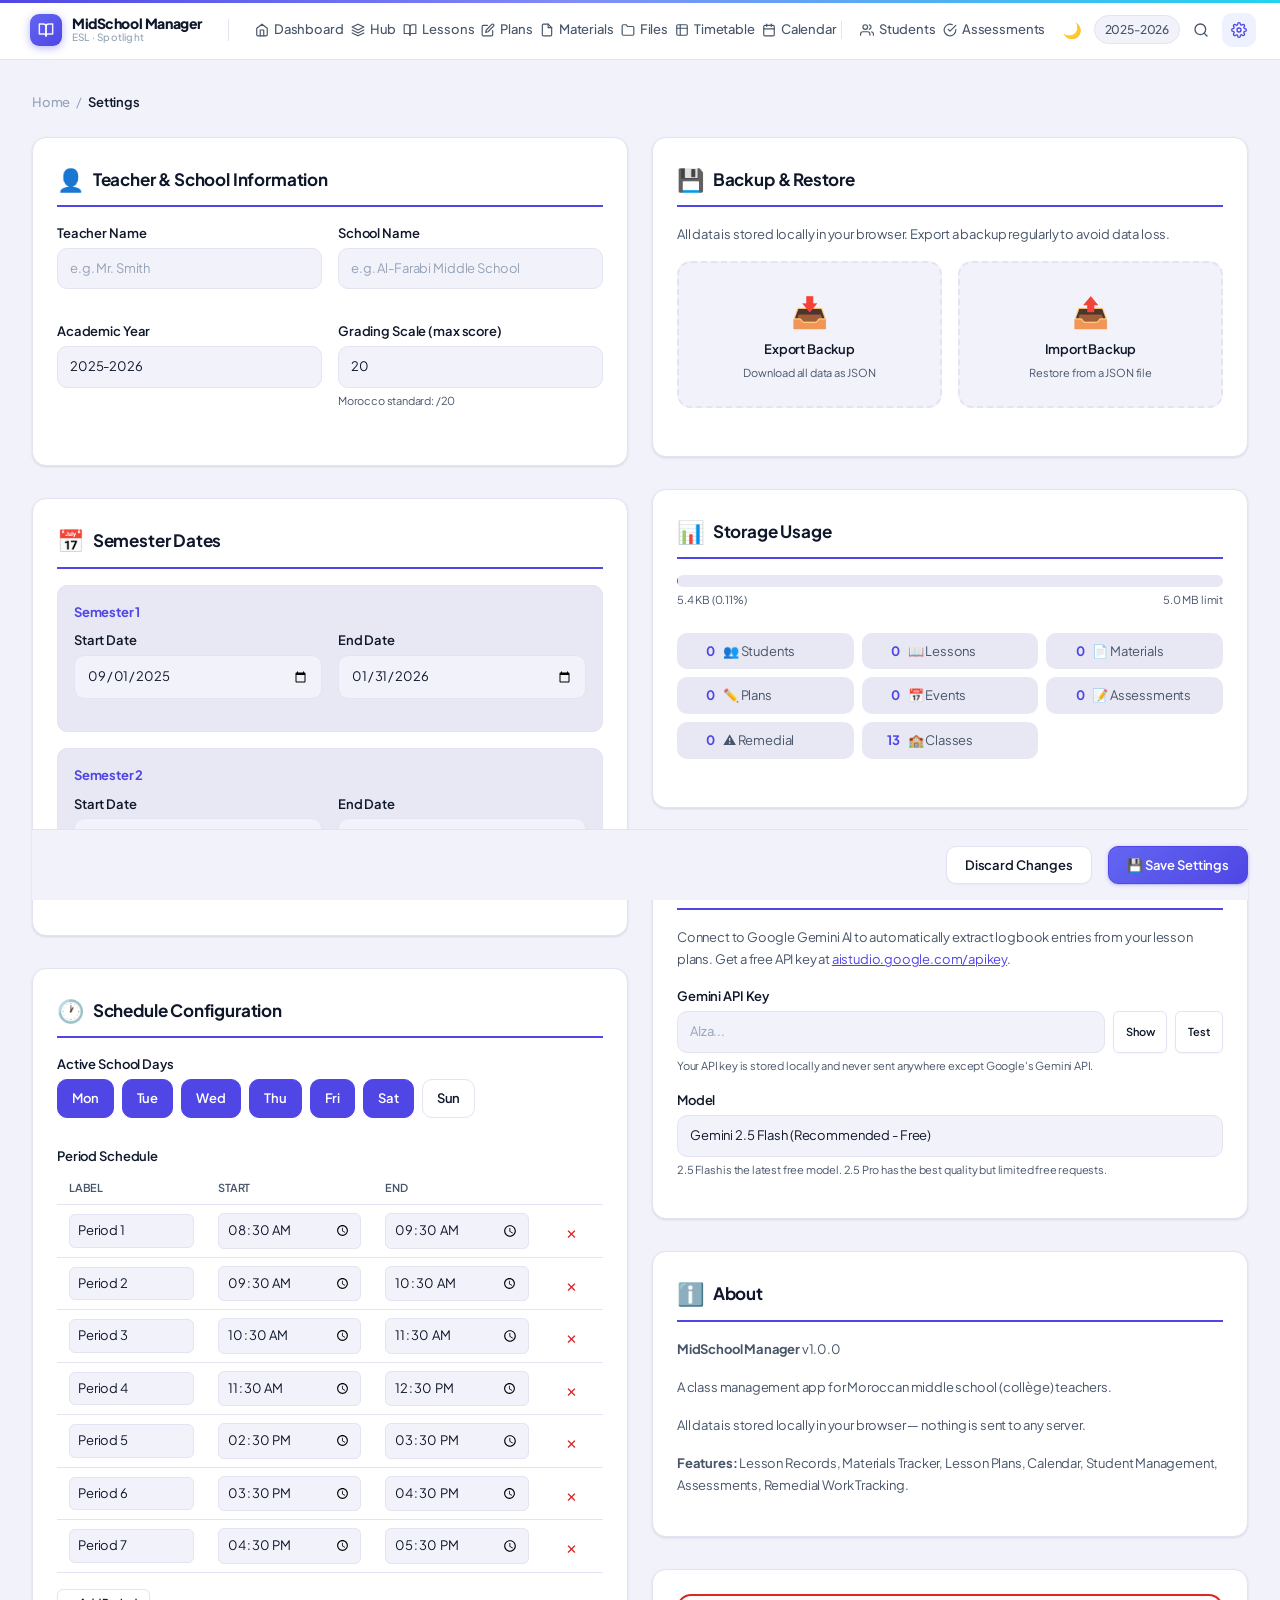
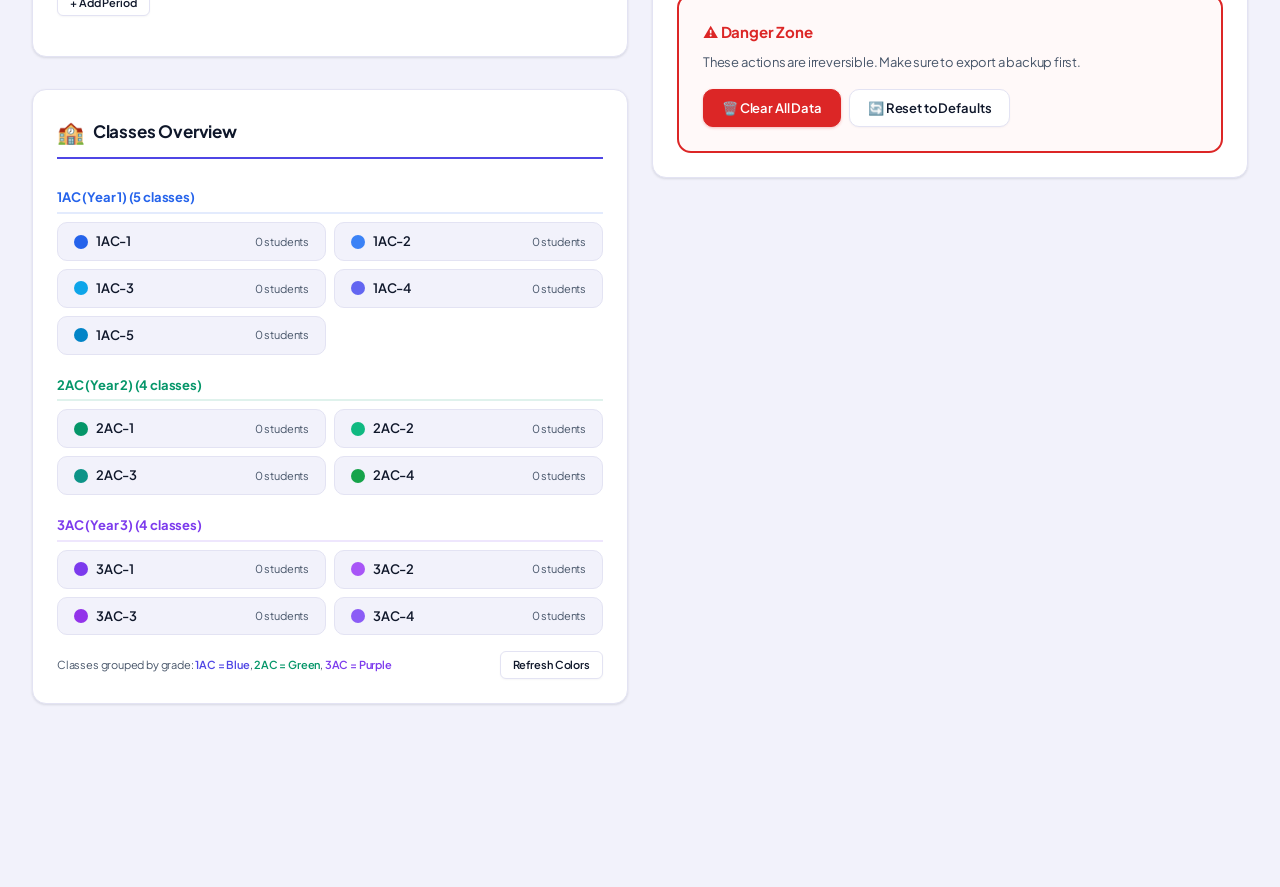
<file: settings.html>
﻿<!DOCTYPE html>
<html lang="en" dir="ltr">
<head>
  <meta charset="UTF-8">
  <meta name="viewport" content="width=device-width, initial-scale=1.0">
  <title>MidSchool Manager · Settings</title>
  <meta name="theme-color" content="#4F46E5">
  <link rel="manifest" href="manifest.json">
  <link rel="apple-touch-icon" href="icons/icon-192.svg">
  <link rel="stylesheet" href="css/main.css">
  <style>
    .settings-grid { display: grid; grid-template-columns: 1fr 1fr; gap: var(--space-lg); margin-bottom: var(--space-xl); }
    @media (max-width: 1024px) { .settings-grid { grid-template-columns: 1fr; } }
    .settings-section { margin-bottom: var(--space-xl); }
    .settings-section__title { font-size: var(--text-lg); font-weight: 700; color: var(--text); margin-bottom: var(--space-md); padding-bottom: var(--space-sm); border-bottom: 2px solid var(--primary); display: flex; align-items: center; gap: var(--space-sm); }
    .settings-section__title .icon { font-size: 1.3em; }
    .form-row { display: grid; grid-template-columns: 1fr 1fr; gap: var(--space-md); margin-bottom: var(--space-md); }
    @media (max-width: 767px) { .form-row { grid-template-columns: 1fr; } }
    .form-group { margin-bottom: var(--space-md); }
    .form-group label { display: block; font-weight: 600; font-size: var(--text-sm); color: var(--text); margin-bottom: var(--space-xs); }
    .form-group input, .form-group select { width: 100%; padding: 10px 12px; border: 1px solid var(--border); border-radius: var(--radius-md); font-size: var(--text-sm); background: var(--bg); color: var(--text); transition: border-color var(--transition-fast); }
    .form-group input:focus, .form-group select:focus { outline: none; border-color: var(--primary); box-shadow: 0 0 0 3px rgba(37,99,235,0.1); }
    .form-group .hint { font-size: var(--text-xs); color: var(--text-secondary); margin-top: 4px; }

    /* Period schedule table */
    .period-table { width: 100%; border-collapse: collapse; margin-bottom: var(--space-md); }
    .period-table th, .period-table td { padding: 8px 12px; text-align: left; border-bottom: 1px solid var(--border); font-size: var(--text-sm); }
    .period-table th { font-weight: 600; color: var(--text-secondary); font-size: var(--text-xs); text-transform: uppercase; }
    .period-table input { width: 100%; padding: 6px 8px; border: 1px solid var(--border); border-radius: var(--radius-sm); font-size: var(--text-sm); }
    .period-table input:focus { outline: none; border-color: var(--primary); }
    .period-table .period-label-col { width: 120px; }
    .period-table .time-col { width: 100px; }
    .period-table .action-col { width: 50px; text-align: center; }
    .period-table .btn-remove { background: none; border: none; color: var(--danger); cursor: pointer; font-size: 18px; padding: 4px; border-radius: var(--radius-sm); }
    .period-table .btn-remove:hover { background: var(--danger-light); }

    /* Days checkboxes */
    .days-grid { display: flex; flex-wrap: wrap; gap: var(--space-sm); }
    .day-toggle { display: flex; align-items: center; gap: 6px; padding: 8px 14px; border: 1px solid var(--border); border-radius: var(--radius-md); cursor: pointer; font-size: var(--text-sm); font-weight: 500; transition: all var(--transition-fast); user-select: none; }
    .day-toggle input { display: none; }
    .day-toggle.checked { background: var(--primary); color: #fff; border-color: var(--primary); }

    /* Semester dates */
    .semester-card { background: var(--bg-secondary); border-radius: var(--radius-md); padding: var(--space-md); margin-bottom: var(--space-md); border: 1px solid var(--border); }
    .semester-card__title { font-weight: 700; font-size: var(--text-sm); margin-bottom: var(--space-sm); color: var(--primary); }
    .semester-card .form-row { margin-bottom: 0; }

    /* Backup/Restore section */
    .backup-actions { display: flex; flex-wrap: wrap; gap: var(--space-md); margin-bottom: var(--space-lg); }
    .backup-btn { display: flex; flex-direction: column; align-items: center; gap: var(--space-xs); padding: var(--space-lg); border: 2px dashed var(--border); border-radius: var(--radius-lg); cursor: pointer; background: var(--bg); transition: all var(--transition-fast); flex: 1; min-width: 160px; text-align: center; }
    .backup-btn:hover { border-color: var(--primary); background: var(--primary-light); }
    .backup-btn .icon { font-size: 2em; }
    .backup-btn .label { font-weight: 600; font-size: var(--text-sm); color: var(--text); }
    .backup-btn .desc { font-size: var(--text-xs); color: var(--text-secondary); }

    /* Storage usage bar */
    .storage-bar { margin-bottom: var(--space-lg); }
    .storage-bar__track { width: 100%; height: 12px; background: var(--bg-secondary); border-radius: 6px; overflow: hidden; margin-bottom: var(--space-xs); }
    .storage-bar__fill { height: 100%; border-radius: 6px; transition: width 0.5s ease; background: linear-gradient(90deg, var(--success), var(--primary)); }
    .storage-bar__fill--warning { background: linear-gradient(90deg, var(--warning), var(--danger)); }
    .storage-bar__labels { display: flex; justify-content: space-between; font-size: var(--text-xs); color: var(--text-secondary); }

    /* Data breakdown */
    .data-breakdown { display: grid; grid-template-columns: repeat(auto-fill, minmax(140px, 1fr)); gap: var(--space-sm); margin-bottom: var(--space-lg); }
    .data-item { display: flex; align-items: center; gap: var(--space-sm); padding: var(--space-sm); background: var(--bg-secondary); border-radius: var(--radius-md); font-size: var(--text-sm); }
    .data-item__count { font-weight: 700; color: var(--primary); min-width: 30px; text-align: right; }
    .data-item__label { color: var(--text-secondary); }

    /* Danger zone */
    .danger-zone { border: 2px solid var(--danger); border-radius: var(--radius-lg); padding: var(--space-lg); background: rgba(239,68,68,0.03); }
    .danger-zone__title { font-weight: 700; color: var(--danger); margin-bottom: var(--space-sm); display: flex; align-items: center; gap: var(--space-sm); }
    .danger-zone__desc { font-size: var(--text-sm); color: var(--text-secondary); margin-bottom: var(--space-md); }

    /* Class management */
    .class-list { display: grid; grid-template-columns: repeat(auto-fill, minmax(200px, 1fr)); gap: var(--space-sm); margin-bottom: var(--space-md); }
    .class-item { display: flex; align-items: center; gap: var(--space-sm); padding: var(--space-sm) var(--space-md); border-radius: var(--radius-md); border: 1px solid var(--border); background: var(--bg); }
    .class-item__color { width: 14px; height: 14px; border-radius: 50%; flex-shrink: 0; }
    .class-item__name { font-weight: 600; font-size: var(--text-sm); flex: 1; }
    .class-item__count { font-size: var(--text-xs); color: var(--text-secondary); }

    /* Import file input */
    .file-input-wrapper { position: relative; }
    .file-input-wrapper input[type="file"] { position: absolute; top: 0; left: 0; width: 100%; height: 100%; opacity: 0; cursor: pointer; }

    .save-bar { position: sticky; bottom: 0; background: var(--bg); border-top: 1px solid var(--border); padding: var(--space-md) 0; margin-top: var(--space-xl); display: flex; justify-content: flex-end; gap: var(--space-md); z-index: 10; }
  </style>
</head>
<body>
  <!-- Sidebar -->
  <!-- Top Navigation -->
<header class="topnav" id="topnav">
  <div class="topnav__inner">

    <!-- Brand -->
    <a href="index.html" class="topnav__brand" aria-label="MidSchool Manager home">
      <div class="topnav__brand-icon"><svg viewBox="0 0 24 24" fill="none" stroke="rgba(255,255,255,0.92)" stroke-width="2.2" stroke-linecap="round" stroke-linejoin="round" width="16" height="16"><path d="M2 3h6a4 4 0 0 1 4 4v14a3 3 0 0 0-3-3H2z"/><path d="M22 3h-6a4 4 0 0 0-4 4v14a3 3 0 0 1 3-3h7z"/></svg></div>
      <div class="topnav__brand-text">
        <span class="topnav__brand-name">MidSchool Manager</span>
        <span class="topnav__brand-sub">ESL · Spotlight</span>
      </div>
    </a>

    <div class="topnav__separator" aria-hidden="true"></div>

    <!-- Desktop Navigation -->
    <nav class="topnav__nav" id="topnavNav" aria-label="Main navigation">
      <div class="topnav__group">
        <a href="index.html"        class="topnav__link" data-nav="index.html">
          <svg class="topnav__link-icon" viewBox="0 0 24 24"><path d="M3 9l9-7 9 7v11a2 2 0 0 1-2 2H5a2 2 0 0 1-2-2z"/><polyline points="9 22 9 12 15 12 15 22"/></svg>
          Dashboard
        </a>
        <a href="teaching-hub.html" class="topnav__link" data-nav="teaching-hub.html">
          <svg class="topnav__link-icon" viewBox="0 0 24 24"><path d="M12 2L2 7l10 5 10-5-10-5z"/><path d="M2 17l10 5 10-5"/><path d="M2 12l10 5 10-5"/></svg>
          Hub
        </a>
        <a href="lessons.html"      class="topnav__link" data-nav="lessons.html">
          <svg class="topnav__link-icon" viewBox="0 0 24 24"><path d="M2 3h6a4 4 0 0 1 4 4v14a3 3 0 0 0-3-3H2z"/><path d="M22 3h-6a4 4 0 0 0-4 4v14a3 3 0 0 1 3-3h7z"/></svg>
          Lessons
        </a>
        <a href="plans.html"        class="topnav__link" data-nav="plans.html">
          <svg class="topnav__link-icon" viewBox="0 0 24 24"><path d="M11 4H4a2 2 0 0 0-2 2v14a2 2 0 0 0 2 2h14a2 2 0 0 0 2-2v-7"/><path d="M18.5 2.5a2.121 2.121 0 0 1 3 3L12 15l-4 1 1-4 9.5-9.5z"/></svg>
          Plans
        </a>
        <a href="materials.html"    class="topnav__link" data-nav="materials.html">
          <svg class="topnav__link-icon" viewBox="0 0 24 24"><path d="M14 2H6a2 2 0 0 0-2 2v16a2 2 0 0 0 2 2h12a2 2 0 0 0 2-2V8z"/><polyline points="14 2 14 8 20 8"/></svg>
          Materials
        </a>
        <a href="files.html"        class="topnav__link" data-nav="files.html">
          <svg class="topnav__link-icon" viewBox="0 0 24 24"><path d="M22 19a2 2 0 0 1-2 2H4a2 2 0 0 1-2-2V5a2 2 0 0 1 2-2h5l2 3h9a2 2 0 0 1 2 2z"/></svg>
          Files
        </a>
        <a href="timetable.html"    class="topnav__link" data-nav="timetable.html">
          <svg class="topnav__link-icon" viewBox="0 0 24 24"><rect x="3" y="3" width="18" height="18" rx="2"/><path d="M3 9h18M9 3v18"/></svg>
          Timetable
        </a>
        <a href="calendar.html"     class="topnav__link" data-nav="calendar.html">
          <svg class="topnav__link-icon" viewBox="0 0 24 24"><rect x="3" y="4" width="18" height="18" rx="2" ry="2"/><line x1="16" y1="2" x2="16" y2="6"/><line x1="8" y1="2" x2="8" y2="6"/><line x1="3" y1="10" x2="21" y2="10"/></svg>
          Calendar
        </a>
      </div>

      <div class="topnav__nav-divider" aria-hidden="true"></div>

      <div class="topnav__group">
        <a href="students.html"    class="topnav__link" data-nav="students.html">
          <svg class="topnav__link-icon" viewBox="0 0 24 24"><path d="M17 21v-2a4 4 0 0 0-4-4H5a4 4 0 0 0-4 4v2"/><circle cx="9" cy="7" r="4"/><path d="M23 21v-2a4 4 0 0 0-3-3.87"/><path d="M16 3.13a4 4 0 0 1 0 7.75"/></svg>
          Students
        </a>
        <a href="assessments.html" class="topnav__link" data-nav="assessments.html">
          <svg class="topnav__link-icon" viewBox="0 0 24 24"><path d="M22 11.08V12a10 10 0 1 1-5.93-9.14"/><polyline points="22 4 12 14.01 9 11.01"/></svg>
          Assessments
        </a>
        <a href="remedial.html"    class="topnav__link" data-nav="remedial.html">
          <svg class="topnav__link-icon" viewBox="0 0 24 24"><circle cx="12" cy="12" r="10"/><line x1="12" y1="8" x2="12" y2="12"/><line x1="12" y1="16" x2="12.01" y2="16"/></svg>
          Remedial
        </a>
      </div>
    </nav>

    <!-- Right Actions -->
    <div class="topnav__actions">
      <div class="topnav__teacher-info" data-header-info></div>
      <button class="topnav__action-btn" id="headerSearchBtn" aria-label="Search (Ctrl+K)">
        <svg width="16" height="16" viewBox="0 0 24 24" fill="none" stroke="currentColor" stroke-width="2" stroke-linecap="round" stroke-linejoin="round"><circle cx="11" cy="11" r="8"/><line x1="21" y1="21" x2="16.65" y2="16.65"/></svg>
      </button>
      <a href="settings.html" class="topnav__action-btn" data-nav="settings.html" aria-label="Settings">
        <svg width="16" height="16" viewBox="0 0 24 24" fill="none" stroke="currentColor" stroke-width="2" stroke-linecap="round" stroke-linejoin="round"><circle cx="12" cy="12" r="3"/><path d="M19.4 15a1.65 1.65 0 0 0 .33 1.82l.06.06a2 2 0 0 1 0 2.83 2 2 0 0 1-2.83 0l-.06-.06a1.65 1.65 0 0 0-1.82-.33 1.65 1.65 0 0 0-1 1.51V21a2 2 0 0 1-2 2 2 2 0 0 1-2-2v-.09A1.65 1.65 0 0 0 9 19.4a1.65 1.65 0 0 0-1.82.33l-.06.06a2 2 0 0 1-2.83 0 2 2 0 0 1 0-2.83l.06-.06A1.65 1.65 0 0 0 4.68 15a1.65 1.65 0 0 0-1.51-1H3a2 2 0 0 1-2-2 2 2 0 0 1 2-2h.09A1.65 1.65 0 0 0 4.6 9a1.65 1.65 0 0 0-.33-1.82l-.06-.06a2 2 0 0 1 0-2.83 2 2 0 0 1 2.83 0l.06.06A1.65 1.65 0 0 0 9 4.68a1.65 1.65 0 0 0 1-1.51V3a2 2 0 0 1 2-2 2 2 0 0 1 2 2v.09a1.65 1.65 0 0 0 1 1.51 1.65 1.65 0 0 0 1.82-.33l.06-.06a2 2 0 0 1 2.83 0 2 2 0 0 1 0 2.83l-.06.06A1.65 1.65 0 0 0 19.4 9a1.65 1.65 0 0 0 1.51 1H21a2 2 0 0 1 2 2 2 2 0 0 1-2 2h-.09a1.65 1.65 0 0 0-1.51 1z"/></svg>
      </a>
    </div>

    <!-- Mobile hamburger -->
    <button class="hamburger" id="hamburgerBtn" aria-label="Toggle menu" aria-expanded="false">
      <span class="hamburger__line"></span>
      <span class="hamburger__line"></span>
      <span class="hamburger__line"></span>
    </button>

  </div>
</header>

<!-- Mobile Dropdown Menu -->
<div class="mobile-menu" id="mobileMenu" aria-hidden="true">
  <div class="mobile-menu__inner">
    <div class="mobile-menu__section-label">Teach</div>
    <a href="index.html"        class="mobile-menu__link" data-nav="index.html">
      <span class="mobile-menu__icon"><svg viewBox="0 0 24 24"><path d="M3 9l9-7 9 7v11a2 2 0 0 1-2 2H5a2 2 0 0 1-2-2z"/><polyline points="9 22 9 12 15 12 15 22"/></svg></span>
      Dashboard
    </a>
    <a href="teaching-hub.html" class="mobile-menu__link" data-nav="teaching-hub.html">
      <span class="mobile-menu__icon"><svg viewBox="0 0 24 24"><path d="M12 2L2 7l10 5 10-5-10-5z"/><path d="M2 17l10 5 10-5"/><path d="M2 12l10 5 10-5"/></svg></span>
      Teaching Hub
    </a>
    <a href="lessons.html"      class="mobile-menu__link" data-nav="lessons.html">
      <span class="mobile-menu__icon"><svg viewBox="0 0 24 24"><path d="M2 3h6a4 4 0 0 1 4 4v14a3 3 0 0 0-3-3H2z"/><path d="M22 3h-6a4 4 0 0 0-4 4v14a3 3 0 0 1 3-3h7z"/></svg></span>
      Lesson Records
    </a>
    <a href="plans.html"        class="mobile-menu__link" data-nav="plans.html">
      <span class="mobile-menu__icon"><svg viewBox="0 0 24 24"><path d="M11 4H4a2 2 0 0 0-2 2v14a2 2 0 0 0 2 2h14a2 2 0 0 0 2-2v-7"/><path d="M18.5 2.5a2.121 2.121 0 0 1 3 3L12 15l-4 1 1-4 9.5-9.5z"/></svg></span>
      Lesson Plans
    </a>
    <a href="materials.html"    class="mobile-menu__link" data-nav="materials.html">
      <span class="mobile-menu__icon"><svg viewBox="0 0 24 24"><path d="M14 2H6a2 2 0 0 0-2 2v16a2 2 0 0 0 2 2h12a2 2 0 0 0 2-2V8z"/><polyline points="14 2 14 8 20 8"/></svg></span>
      Materials
    </a>
    <a href="files.html"        class="mobile-menu__link" data-nav="files.html">
      <span class="mobile-menu__icon"><svg viewBox="0 0 24 24"><path d="M22 19a2 2 0 0 1-2 2H4a2 2 0 0 1-2-2V5a2 2 0 0 1 2-2h5l2 3h9a2 2 0 0 1 2 2z"/></svg></span>
      Lesson Files
    </a>
    <a href="timetable.html"    class="mobile-menu__link" data-nav="timetable.html">
      <span class="mobile-menu__icon"><svg viewBox="0 0 24 24"><rect x="3" y="3" width="18" height="18" rx="2"/><path d="M3 9h18M9 3v18"/></svg></span>
      Timetable
    </a>
    <a href="calendar.html"     class="mobile-menu__link" data-nav="calendar.html">
      <span class="mobile-menu__icon"><svg viewBox="0 0 24 24"><rect x="3" y="4" width="18" height="18" rx="2" ry="2"/><line x1="16" y1="2" x2="16" y2="6"/><line x1="8" y1="2" x2="8" y2="6"/><line x1="3" y1="10" x2="21" y2="10"/></svg></span>
      Calendar
    </a>
    <div class="mobile-menu__section-label">Students</div>
    <a href="students.html"    class="mobile-menu__link" data-nav="students.html">
      <span class="mobile-menu__icon"><svg viewBox="0 0 24 24"><path d="M17 21v-2a4 4 0 0 0-4-4H5a4 4 0 0 0-4 4v2"/><circle cx="9" cy="7" r="4"/></svg></span>
      Students
    </a>
    <a href="assessments.html" class="mobile-menu__link" data-nav="assessments.html">
      <span class="mobile-menu__icon"><svg viewBox="0 0 24 24"><path d="M22 11.08V12a10 10 0 1 1-5.93-9.14"/><polyline points="22 4 12 14.01 9 11.01"/></svg></span>
      Assessments
    </a>
    <a href="remedial.html"    class="mobile-menu__link" data-nav="remedial.html">
      <span class="mobile-menu__icon"><svg viewBox="0 0 24 24"><circle cx="12" cy="12" r="10"/><line x1="12" y1="8" x2="12" y2="12"/><line x1="12" y1="16" x2="12.01" y2="16"/></svg></span>
      Remedial Work
    </a>
    <div class="mobile-menu__divider"></div>
    <a href="settings.html"    class="mobile-menu__link" data-nav="settings.html">
      <span class="mobile-menu__icon"><svg viewBox="0 0 24 24"><circle cx="12" cy="12" r="3"/><path d="M19.4 15a1.65 1.65 0 0 0 .33 1.82l.06.06a2 2 0 0 1 0 2.83 2 2 0 0 1-2.83 0l-.06-.06a1.65 1.65 0 0 0-1.82-.33 1.65 1.65 0 0 0-1 1.51V21a2 2 0 0 1-2 2 2 2 0 0 1-2-2v-.09A1.65 1.65 0 0 0 9 19.4a1.65 1.65 0 0 0-1.82.33l-.06.06a2 2 0 0 1-2.83 0 2 2 0 0 1 0-2.83l.06-.06A1.65 1.65 0 0 0 4.68 15a1.65 1.65 0 0 0-1.51-1H3a2 2 0 0 1-2-2 2 2 0 0 1 2-2h.09A1.65 1.65 0 0 0 4.6 9a1.65 1.65 0 0 0-.33-1.82l-.06-.06a2 2 0 0 1 0-2.83 2 2 0 0 1 2.83 0l.06.06A1.65 1.65 0 0 0 9 4.68a1.65 1.65 0 0 0 1-1.51V3a2 2 0 0 1 2-2 2 2 0 0 1 2 2v.09a1.65 1.65 0 0 0 1 1.51 1.65 1.65 0 0 0 1.82-.33l.06-.06a2 2 0 0 1 2.83 0 2 2 0 0 1 0 2.83l-.06.06A1.65 1.65 0 0 0 19.4 9a1.65 1.65 0 0 0 1.51 1H21a2 2 0 0 1 2 2 2 2 0 0 1-2 2h-.09a1.65 1.65 0 0 0-1.51 1z"/></svg></span>
      Settings
    </a>
  </div>
</div>
<div class="mobile-menu-backdrop" id="mobileMenuBackdrop"></div>

  <!-- Main Content -->
  <main class="main-content">
    <nav class="breadcrumbs" id="breadcrumbs" aria-label="Breadcrumbs"></nav>
    <div class="settings-grid">
      <!-- LEFT COLUMN -->
      <div>
        <!-- Teacher & School Info -->
        <div class="card settings-section">
          <div class="settings-section__title"><span class="icon">👤</span> Teacher & School Information</div>
          <div class="form-row">
            <div class="form-group">
              <label for="settTeacherName">Teacher Name</label>
              <input type="text" id="settTeacherName" placeholder="e.g. Mr. Smith">
            </div>
            <div class="form-group">
              <label for="settSchoolName">School Name</label>
              <input type="text" id="settSchoolName" placeholder="e.g. Al-Farabi Middle School">
            </div>
          </div>
          <div class="form-row">
            <div class="form-group">
              <label for="settAcademicYear">Academic Year</label>
              <input type="text" id="settAcademicYear" placeholder="2025-2026">
            </div>
            <div class="form-group">
              <label for="settGradingScale">Grading Scale (max score)</label>
              <input type="number" id="settGradingScale" min="1" max="100" value="20">
              <div class="hint">Morocco standard: /20</div>
            </div>
          </div>
        </div>

        <!-- Semester Dates -->
        <div class="card settings-section">
          <div class="settings-section__title"><span class="icon">📅</span> Semester Dates</div>
          <div class="semester-card">
            <div class="semester-card__title">Semester 1</div>
            <div class="form-row">
              <div class="form-group">
                <label for="settSem1Start">Start Date</label>
                <input type="date" id="settSem1Start">
              </div>
              <div class="form-group">
                <label for="settSem1End">End Date</label>
                <input type="date" id="settSem1End">
              </div>
            </div>
          </div>
          <div class="semester-card">
            <div class="semester-card__title">Semester 2</div>
            <div class="form-row">
              <div class="form-group">
                <label for="settSem2Start">Start Date</label>
                <input type="date" id="settSem2Start">
              </div>
              <div class="form-group">
                <label for="settSem2End">End Date</label>
                <input type="date" id="settSem2End">
              </div>
            </div>
          </div>
        </div>

        <!-- Schedule: Days & Periods -->
        <div class="card settings-section">
          <div class="settings-section__title"><span class="icon">🕐</span> Schedule Configuration</div>

          <div class="form-group">
            <label>Active School Days</label>
            <div class="days-grid" id="daysGrid"></div>
          </div>

          <div class="form-group" style="margin-top: var(--space-lg);">
            <label>Period Schedule</label>
            <table class="period-table" id="periodTable">
              <thead>
                <tr>
                  <th class="period-label-col">Label</th>
                  <th class="time-col">Start</th>
                  <th class="time-col">End</th>
                  <th class="action-col"></th>
                </tr>
              </thead>
              <tbody id="periodTableBody"></tbody>
            </table>
            <button class="btn btn-secondary btn-sm" id="btnAddPeriod" onclick="MSM.SettingsPage.addPeriod()">+ Add Period</button>
          </div>
        </div>

        <!-- Classes Overview -->
        <div class="card settings-section">
          <div class="settings-section__title"><span class="icon">🏫</span> Classes Overview</div>
          <div class="class-list" id="classList"></div>
          <div style="display:flex;align-items:center;gap:var(--space-md);margin-top:var(--space-sm);">
            <p class="hint" style="font-size: var(--text-xs); color: var(--text-secondary); margin:0; flex:1;">
              Classes grouped by grade: <span style="color:#4F46E5;font-weight:600">1AC = Blue</span>, <span style="color:#059669;font-weight:600">2AC = Green</span>, <span style="color:#7C3AED;font-weight:600">3AC = Purple</span>
            </p>
            <button class="btn btn-secondary btn-sm" onclick="MSM.SettingsPage.refreshClassColors()">Refresh Colors</button>
          </div>
        </div>
      </div>

      <!-- RIGHT COLUMN -->
      <div>
        <!-- Backup & Restore -->
        <div class="card settings-section">
          <div class="settings-section__title"><span class="icon">💾</span> Backup & Restore</div>
          <p style="font-size: var(--text-sm); color: var(--text-secondary); margin-bottom: var(--space-md);">
            All data is stored locally in your browser. Export a backup regularly to avoid data loss.
          </p>
          <div class="backup-actions">
            <div class="backup-btn" onclick="MSM.SettingsPage.exportBackup()">
              <span class="icon">📥</span>
              <span class="label">Export Backup</span>
              <span class="desc">Download all data as JSON</span>
            </div>
            <div class="backup-btn file-input-wrapper">
              <span class="icon">📤</span>
              <span class="label">Import Backup</span>
              <span class="desc">Restore from a JSON file</span>
              <input type="file" id="importFileInput" accept=".json" onchange="MSM.SettingsPage.handleImport(event)">
            </div>
          </div>
        </div>

        <!-- Storage Usage -->
        <div class="card settings-section">
          <div class="settings-section__title"><span class="icon">📊</span> Storage Usage</div>
          <div class="storage-bar">
            <div class="storage-bar__track">
              <div class="storage-bar__fill" id="storageBarFill" style="width: 0%;"></div>
            </div>
            <div class="storage-bar__labels">
              <span id="storageUsedLabel">0 KB</span>
              <span id="storageTotalLabel">5 MB limit</span>
            </div>
          </div>

          <div class="data-breakdown" id="dataBreakdown"></div>
        </div>

        <!-- AI Integration -->
        <div class="card settings-section">
          <div class="settings-section__title"><span class="icon">🤖</span> AI Integration (Gemini)</div>
          <p style="font-size: var(--text-sm); color: var(--text-secondary); margin-bottom: var(--space-md);">
            Connect to Google Gemini AI to automatically extract logbook entries from your lesson plans. Get a free API key at <a href="https://aistudio.google.com/apikey" target="_blank" style="color:var(--primary);text-decoration:underline">aistudio.google.com/apikey</a>.
          </p>
          <div class="form-group">
            <label for="settApiKey">Gemini API Key</label>
            <div style="display:flex;gap:8px">
              <input type="password" id="settApiKey" placeholder="AIza..." style="flex:1">
              <button class="btn btn-secondary btn-sm" onclick="MSM.SettingsPage.toggleKeyVisibility()" id="btnToggleKey">Show</button>
              <button class="btn btn-secondary btn-sm" onclick="MSM.SettingsPage.testApiKey()">Test</button>
            </div>
            <div class="hint">Your API key is stored locally and never sent anywhere except Google's Gemini API.</div>
          </div>
          <div class="form-group">
            <label for="settAiModel">Model</label>
            <select id="settAiModel">
              <option value="gemini-2.5-flash">Gemini 2.5 Flash (Recommended - Free)</option>
              <option value="gemini-2.5-pro">Gemini 2.5 Pro (Best Quality - Limited Free)</option>
              <option value="gemini-2.0-flash">Gemini 2.0 Flash (Free)</option>
              <option value="gemini-1.5-flash">Gemini 1.5 Flash (Free)</option>
            </select>
            <div class="hint">2.5 Flash is the latest free model. 2.5 Pro has the best quality but limited free requests.</div>
          </div>
        </div>

        <!-- App Info -->
        <div class="card settings-section">
          <div class="settings-section__title"><span class="icon">ℹ️</span> About</div>
          <div style="font-size: var(--text-sm); color: var(--text-secondary); line-height: 1.8;">
            <p><strong>MidSchool Manager</strong> v1.0.0</p>
            <p>A class management app for Moroccan middle school (collège) teachers.</p>
            <p>All data is stored locally in your browser — nothing is sent to any server.</p>
            <p style="margin-top: var(--space-sm);">
              <strong>Features:</strong> Lesson Records, Materials Tracker, Lesson Plans, Calendar, Student Management, Assessments, Remedial Work Tracking.
            </p>
          </div>
        </div>

        <!-- Danger Zone -->
        <div class="card settings-section">
          <div class="danger-zone">
            <div class="danger-zone__title">⚠️ Danger Zone</div>
            <div class="danger-zone__desc">These actions are irreversible. Make sure to export a backup first.</div>
            <div style="display: flex; flex-wrap: wrap; gap: var(--space-sm);">
              <button class="btn btn-danger" onclick="MSM.SettingsPage.clearAllData()">🗑️ Clear All Data</button>
              <button class="btn btn-secondary" onclick="MSM.SettingsPage.resetToDefaults()">🔄 Reset to Defaults</button>
            </div>
          </div>
        </div>
      </div>
    </div>

    <!-- Save Bar -->
    <div class="save-bar">
      <button class="btn btn-secondary" onclick="MSM.SettingsPage.loadSettings()">Discard Changes</button>
      <button class="btn btn-primary" onclick="MSM.SettingsPage.saveSettings()">💾 Save Settings</button>
    </div>
  </main>

  <!-- Bottom Navigation (Mobile) -->
  <nav class="bottom-nav" id="bottomNav">
    <a href="index.html" class="bottom-nav__item" data-nav="index.html">
      <svg class="bottom-nav__icon" viewBox="0 0 24 24"><path d="M3 9l9-7 9 7v11a2 2 0 0 1-2 2H5a2 2 0 0 1-2-2z"/><polyline points="9 22 9 12 15 12 15 22"/></svg>
      <span class="bottom-nav__label">Home</span>
    </a>
    <a href="teaching-hub.html" class="bottom-nav__item" data-nav="teaching-hub.html">
      <svg class="bottom-nav__icon" viewBox="0 0 24 24"><path d="M12 2L2 7l10 5 10-5-10-5z"/><path d="M2 17l10 5 10-5"/><path d="M2 12l10 5 10-5"/></svg>
      <span class="bottom-nav__label">Hub</span>
    </a>
    <a href="assessments.html" class="bottom-nav__item" data-nav="assessments.html">
      <svg class="bottom-nav__icon" viewBox="0 0 24 24"><path d="M22 11.08V12a10 10 0 1 1-5.93-9.14"/><polyline points="22 4 12 14.01 9 11.01"/></svg>
      <span class="bottom-nav__label">Grades</span>
    </a>
    <a href="students.html" class="bottom-nav__item" data-nav="students.html">
      <svg class="bottom-nav__icon" viewBox="0 0 24 24"><path d="M17 21v-2a4 4 0 0 0-4-4H5a4 4 0 0 0-4 4v2"/><circle cx="9" cy="7" r="4"/></svg>
      <span class="bottom-nav__label">Students</span>
    </a>
    <button class="bottom-nav__item bottom-nav__more" id="bottomNavMore">
      <svg class="bottom-nav__icon" viewBox="0 0 24 24"><circle cx="12" cy="12" r="1"/><circle cx="12" cy="5" r="1"/><circle cx="12" cy="19" r="1"/></svg>
      <span class="bottom-nav__label">More</span>
    </button>
  </nav>

  <script src="js/storage.js"></script>
  <script src="js/data-models.js"></script>
  <script src="js/ui-helpers.js"></script>
  <script src="js/app.js"></script>
  <script src="js/sidepanel.js"></script>
  <script src="js/command-palette.js"></script>
  <script src="js/settings.js"></script>
</body>
</html>
</file>
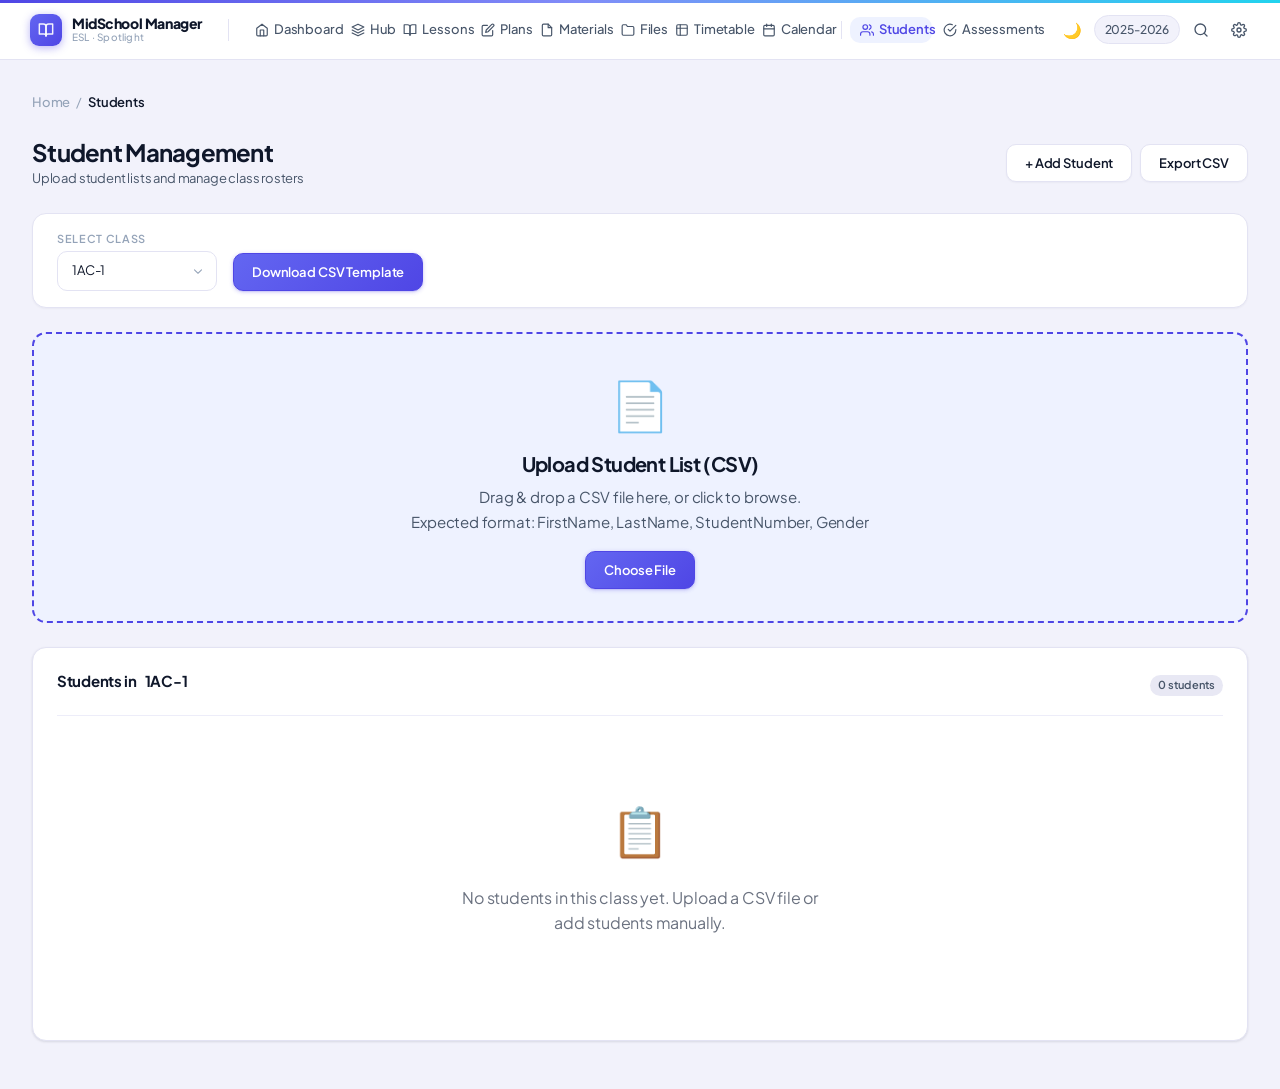
<file: students.html>
﻿<!DOCTYPE html>
<html lang="en" dir="ltr">
<head>
  <meta charset="UTF-8">
  <meta name="viewport" content="width=device-width, initial-scale=1.0">
  <title>MidSchool Manager · Students</title>
  <meta name="theme-color" content="#4F46E5">
  <link rel="manifest" href="manifest.json">
  <link rel="apple-touch-icon" href="icons/icon-192.svg">
  <link rel="stylesheet" href="css/main.css">
  <style>
    .upload-panel { background: var(--primary-light); border: 2px dashed var(--primary); border-radius: var(--radius-lg); padding: var(--space-xl); text-align: center; margin-bottom: var(--space-lg); }
    .upload-panel.dragover { background: #BFDBFE; border-color: var(--primary-hover); }
    .upload-panel__icon { font-size: 48px; margin-bottom: var(--space-sm); }
    .upload-panel__text { color: var(--text-secondary); margin-bottom: var(--space-md); }
    .upload-panel input[type="file"] { display: none; }
    .preview-table { margin-top: var(--space-md); max-height: 300px; overflow-y: auto; }
    .preview-actions { display: flex; gap: var(--space-sm); justify-content: center; margin-top: var(--space-md); }
    .student-count { font-size: var(--text-sm); color: var(--text-secondary); margin-top: var(--space-sm); }
    /* RTL support for Arabic names */
    .text-rtl { direction: rtl; text-align: right; font-family: 'Segoe UI', 'Tahoma', 'Arial', sans-serif; font-size: var(--text-base); font-weight: 600; }
    .col-rtl { text-align: right; direction: rtl; }
    td.col-rtl, th.col-rtl { text-align: right; }
  </style>
</head>
<body>
  <!-- Sidebar -->
  <!-- Top Navigation -->
<header class="topnav" id="topnav">
  <div class="topnav__inner">

    <!-- Brand -->
    <a href="index.html" class="topnav__brand" aria-label="MidSchool Manager home">
      <div class="topnav__brand-icon"><svg viewBox="0 0 24 24" fill="none" stroke="rgba(255,255,255,0.92)" stroke-width="2.2" stroke-linecap="round" stroke-linejoin="round" width="16" height="16"><path d="M2 3h6a4 4 0 0 1 4 4v14a3 3 0 0 0-3-3H2z"/><path d="M22 3h-6a4 4 0 0 0-4 4v14a3 3 0 0 1 3-3h7z"/></svg></div>
      <div class="topnav__brand-text">
        <span class="topnav__brand-name">MidSchool Manager</span>
        <span class="topnav__brand-sub">ESL · Spotlight</span>
      </div>
    </a>

    <div class="topnav__separator" aria-hidden="true"></div>

    <!-- Desktop Navigation -->
    <nav class="topnav__nav" id="topnavNav" aria-label="Main navigation">
      <div class="topnav__group">
        <a href="index.html"        class="topnav__link" data-nav="index.html">
          <svg class="topnav__link-icon" viewBox="0 0 24 24"><path d="M3 9l9-7 9 7v11a2 2 0 0 1-2 2H5a2 2 0 0 1-2-2z"/><polyline points="9 22 9 12 15 12 15 22"/></svg>
          Dashboard
        </a>
        <a href="teaching-hub.html" class="topnav__link" data-nav="teaching-hub.html">
          <svg class="topnav__link-icon" viewBox="0 0 24 24"><path d="M12 2L2 7l10 5 10-5-10-5z"/><path d="M2 17l10 5 10-5"/><path d="M2 12l10 5 10-5"/></svg>
          Hub
        </a>
        <a href="lessons.html"      class="topnav__link" data-nav="lessons.html">
          <svg class="topnav__link-icon" viewBox="0 0 24 24"><path d="M2 3h6a4 4 0 0 1 4 4v14a3 3 0 0 0-3-3H2z"/><path d="M22 3h-6a4 4 0 0 0-4 4v14a3 3 0 0 1 3-3h7z"/></svg>
          Lessons
        </a>
        <a href="plans.html"        class="topnav__link" data-nav="plans.html">
          <svg class="topnav__link-icon" viewBox="0 0 24 24"><path d="M11 4H4a2 2 0 0 0-2 2v14a2 2 0 0 0 2 2h14a2 2 0 0 0 2-2v-7"/><path d="M18.5 2.5a2.121 2.121 0 0 1 3 3L12 15l-4 1 1-4 9.5-9.5z"/></svg>
          Plans
        </a>
        <a href="materials.html"    class="topnav__link" data-nav="materials.html">
          <svg class="topnav__link-icon" viewBox="0 0 24 24"><path d="M14 2H6a2 2 0 0 0-2 2v16a2 2 0 0 0 2 2h12a2 2 0 0 0 2-2V8z"/><polyline points="14 2 14 8 20 8"/></svg>
          Materials
        </a>
        <a href="files.html"        class="topnav__link" data-nav="files.html">
          <svg class="topnav__link-icon" viewBox="0 0 24 24"><path d="M22 19a2 2 0 0 1-2 2H4a2 2 0 0 1-2-2V5a2 2 0 0 1 2-2h5l2 3h9a2 2 0 0 1 2 2z"/></svg>
          Files
        </a>
        <a href="timetable.html"    class="topnav__link" data-nav="timetable.html">
          <svg class="topnav__link-icon" viewBox="0 0 24 24"><rect x="3" y="3" width="18" height="18" rx="2"/><path d="M3 9h18M9 3v18"/></svg>
          Timetable
        </a>
        <a href="calendar.html"     class="topnav__link" data-nav="calendar.html">
          <svg class="topnav__link-icon" viewBox="0 0 24 24"><rect x="3" y="4" width="18" height="18" rx="2" ry="2"/><line x1="16" y1="2" x2="16" y2="6"/><line x1="8" y1="2" x2="8" y2="6"/><line x1="3" y1="10" x2="21" y2="10"/></svg>
          Calendar
        </a>
      </div>

      <div class="topnav__nav-divider" aria-hidden="true"></div>

      <div class="topnav__group">
        <a href="students.html"    class="topnav__link" data-nav="students.html">
          <svg class="topnav__link-icon" viewBox="0 0 24 24"><path d="M17 21v-2a4 4 0 0 0-4-4H5a4 4 0 0 0-4 4v2"/><circle cx="9" cy="7" r="4"/><path d="M23 21v-2a4 4 0 0 0-3-3.87"/><path d="M16 3.13a4 4 0 0 1 0 7.75"/></svg>
          Students
        </a>
        <a href="assessments.html" class="topnav__link" data-nav="assessments.html">
          <svg class="topnav__link-icon" viewBox="0 0 24 24"><path d="M22 11.08V12a10 10 0 1 1-5.93-9.14"/><polyline points="22 4 12 14.01 9 11.01"/></svg>
          Assessments
        </a>
        <a href="remedial.html"    class="topnav__link" data-nav="remedial.html">
          <svg class="topnav__link-icon" viewBox="0 0 24 24"><circle cx="12" cy="12" r="10"/><line x1="12" y1="8" x2="12" y2="12"/><line x1="12" y1="16" x2="12.01" y2="16"/></svg>
          Remedial
        </a>
      </div>
    </nav>

    <!-- Right Actions -->
    <div class="topnav__actions">
      <div class="topnav__teacher-info" data-header-info></div>
      <button class="topnav__action-btn" id="headerSearchBtn" aria-label="Search (Ctrl+K)">
        <svg width="16" height="16" viewBox="0 0 24 24" fill="none" stroke="currentColor" stroke-width="2" stroke-linecap="round" stroke-linejoin="round"><circle cx="11" cy="11" r="8"/><line x1="21" y1="21" x2="16.65" y2="16.65"/></svg>
      </button>
      <a href="settings.html" class="topnav__action-btn" data-nav="settings.html" aria-label="Settings">
        <svg width="16" height="16" viewBox="0 0 24 24" fill="none" stroke="currentColor" stroke-width="2" stroke-linecap="round" stroke-linejoin="round"><circle cx="12" cy="12" r="3"/><path d="M19.4 15a1.65 1.65 0 0 0 .33 1.82l.06.06a2 2 0 0 1 0 2.83 2 2 0 0 1-2.83 0l-.06-.06a1.65 1.65 0 0 0-1.82-.33 1.65 1.65 0 0 0-1 1.51V21a2 2 0 0 1-2 2 2 2 0 0 1-2-2v-.09A1.65 1.65 0 0 0 9 19.4a1.65 1.65 0 0 0-1.82.33l-.06.06a2 2 0 0 1-2.83 0 2 2 0 0 1 0-2.83l.06-.06A1.65 1.65 0 0 0 4.68 15a1.65 1.65 0 0 0-1.51-1H3a2 2 0 0 1-2-2 2 2 0 0 1 2-2h.09A1.65 1.65 0 0 0 4.6 9a1.65 1.65 0 0 0-.33-1.82l-.06-.06a2 2 0 0 1 0-2.83 2 2 0 0 1 2.83 0l.06.06A1.65 1.65 0 0 0 9 4.68a1.65 1.65 0 0 0 1-1.51V3a2 2 0 0 1 2-2 2 2 0 0 1 2 2v.09a1.65 1.65 0 0 0 1 1.51 1.65 1.65 0 0 0 1.82-.33l.06-.06a2 2 0 0 1 2.83 0 2 2 0 0 1 0 2.83l-.06.06A1.65 1.65 0 0 0 19.4 9a1.65 1.65 0 0 0 1.51 1H21a2 2 0 0 1 2 2 2 2 0 0 1-2 2h-.09a1.65 1.65 0 0 0-1.51 1z"/></svg>
      </a>
    </div>

    <!-- Mobile hamburger -->
    <button class="hamburger" id="hamburgerBtn" aria-label="Toggle menu" aria-expanded="false">
      <span class="hamburger__line"></span>
      <span class="hamburger__line"></span>
      <span class="hamburger__line"></span>
    </button>

  </div>
</header>

<!-- Mobile Dropdown Menu -->
<div class="mobile-menu" id="mobileMenu" aria-hidden="true">
  <div class="mobile-menu__inner">
    <div class="mobile-menu__section-label">Teach</div>
    <a href="index.html"        class="mobile-menu__link" data-nav="index.html">
      <span class="mobile-menu__icon"><svg viewBox="0 0 24 24"><path d="M3 9l9-7 9 7v11a2 2 0 0 1-2 2H5a2 2 0 0 1-2-2z"/><polyline points="9 22 9 12 15 12 15 22"/></svg></span>
      Dashboard
    </a>
    <a href="teaching-hub.html" class="mobile-menu__link" data-nav="teaching-hub.html">
      <span class="mobile-menu__icon"><svg viewBox="0 0 24 24"><path d="M12 2L2 7l10 5 10-5-10-5z"/><path d="M2 17l10 5 10-5"/><path d="M2 12l10 5 10-5"/></svg></span>
      Teaching Hub
    </a>
    <a href="lessons.html"      class="mobile-menu__link" data-nav="lessons.html">
      <span class="mobile-menu__icon"><svg viewBox="0 0 24 24"><path d="M2 3h6a4 4 0 0 1 4 4v14a3 3 0 0 0-3-3H2z"/><path d="M22 3h-6a4 4 0 0 0-4 4v14a3 3 0 0 1 3-3h7z"/></svg></span>
      Lesson Records
    </a>
    <a href="plans.html"        class="mobile-menu__link" data-nav="plans.html">
      <span class="mobile-menu__icon"><svg viewBox="0 0 24 24"><path d="M11 4H4a2 2 0 0 0-2 2v14a2 2 0 0 0 2 2h14a2 2 0 0 0 2-2v-7"/><path d="M18.5 2.5a2.121 2.121 0 0 1 3 3L12 15l-4 1 1-4 9.5-9.5z"/></svg></span>
      Lesson Plans
    </a>
    <a href="materials.html"    class="mobile-menu__link" data-nav="materials.html">
      <span class="mobile-menu__icon"><svg viewBox="0 0 24 24"><path d="M14 2H6a2 2 0 0 0-2 2v16a2 2 0 0 0 2 2h12a2 2 0 0 0 2-2V8z"/><polyline points="14 2 14 8 20 8"/></svg></span>
      Materials
    </a>
    <a href="files.html"        class="mobile-menu__link" data-nav="files.html">
      <span class="mobile-menu__icon"><svg viewBox="0 0 24 24"><path d="M22 19a2 2 0 0 1-2 2H4a2 2 0 0 1-2-2V5a2 2 0 0 1 2-2h5l2 3h9a2 2 0 0 1 2 2z"/></svg></span>
      Lesson Files
    </a>
    <a href="timetable.html"    class="mobile-menu__link" data-nav="timetable.html">
      <span class="mobile-menu__icon"><svg viewBox="0 0 24 24"><rect x="3" y="3" width="18" height="18" rx="2"/><path d="M3 9h18M9 3v18"/></svg></span>
      Timetable
    </a>
    <a href="calendar.html"     class="mobile-menu__link" data-nav="calendar.html">
      <span class="mobile-menu__icon"><svg viewBox="0 0 24 24"><rect x="3" y="4" width="18" height="18" rx="2" ry="2"/><line x1="16" y1="2" x2="16" y2="6"/><line x1="8" y1="2" x2="8" y2="6"/><line x1="3" y1="10" x2="21" y2="10"/></svg></span>
      Calendar
    </a>
    <div class="mobile-menu__section-label">Students</div>
    <a href="students.html"    class="mobile-menu__link" data-nav="students.html">
      <span class="mobile-menu__icon"><svg viewBox="0 0 24 24"><path d="M17 21v-2a4 4 0 0 0-4-4H5a4 4 0 0 0-4 4v2"/><circle cx="9" cy="7" r="4"/></svg></span>
      Students
    </a>
    <a href="assessments.html" class="mobile-menu__link" data-nav="assessments.html">
      <span class="mobile-menu__icon"><svg viewBox="0 0 24 24"><path d="M22 11.08V12a10 10 0 1 1-5.93-9.14"/><polyline points="22 4 12 14.01 9 11.01"/></svg></span>
      Assessments
    </a>
    <a href="remedial.html"    class="mobile-menu__link" data-nav="remedial.html">
      <span class="mobile-menu__icon"><svg viewBox="0 0 24 24"><circle cx="12" cy="12" r="10"/><line x1="12" y1="8" x2="12" y2="12"/><line x1="12" y1="16" x2="12.01" y2="16"/></svg></span>
      Remedial Work
    </a>
    <div class="mobile-menu__divider"></div>
    <a href="settings.html"    class="mobile-menu__link" data-nav="settings.html">
      <span class="mobile-menu__icon"><svg viewBox="0 0 24 24"><circle cx="12" cy="12" r="3"/><path d="M19.4 15a1.65 1.65 0 0 0 .33 1.82l.06.06a2 2 0 0 1 0 2.83 2 2 0 0 1-2.83 0l-.06-.06a1.65 1.65 0 0 0-1.82-.33 1.65 1.65 0 0 0-1 1.51V21a2 2 0 0 1-2 2 2 2 0 0 1-2-2v-.09A1.65 1.65 0 0 0 9 19.4a1.65 1.65 0 0 0-1.82.33l-.06.06a2 2 0 0 1-2.83 0 2 2 0 0 1 0-2.83l.06-.06A1.65 1.65 0 0 0 4.68 15a1.65 1.65 0 0 0-1.51-1H3a2 2 0 0 1-2-2 2 2 0 0 1 2-2h.09A1.65 1.65 0 0 0 4.6 9a1.65 1.65 0 0 0-.33-1.82l-.06-.06a2 2 0 0 1 0-2.83 2 2 0 0 1 2.83 0l.06.06A1.65 1.65 0 0 0 9 4.68a1.65 1.65 0 0 0 1-1.51V3a2 2 0 0 1 2-2 2 2 0 0 1 2 2v.09a1.65 1.65 0 0 0 1 1.51 1.65 1.65 0 0 0 1.82-.33l.06-.06a2 2 0 0 1 2.83 0 2 2 0 0 1 0 2.83l-.06.06A1.65 1.65 0 0 0 19.4 9a1.65 1.65 0 0 0 1.51 1H21a2 2 0 0 1 2 2 2 2 0 0 1-2 2h-.09a1.65 1.65 0 0 0-1.51 1z"/></svg></span>
      Settings
    </a>
  </div>
</div>
<div class="mobile-menu-backdrop" id="mobileMenuBackdrop"></div>

  <main class="main-content">
    <nav class="breadcrumbs" id="breadcrumbs" aria-label="Breadcrumbs"></nav>
    <div class="page-header">
      <div>
        <h2>Student Management</h2>
        <p class="text-sm" style="margin:0">Upload student lists and manage class rosters</p>
      </div>
      <div class="page-header__actions">
        <button class="btn btn-secondary" id="btnAddStudent">+ Add Student</button>
        <button class="btn btn-secondary" id="btnExportCSV">Export CSV</button>
      </div>
    </div>

    <!-- Class Selector -->
    <div class="filter-bar">
      <div class="form-group">
        <label for="classSelect">Select Class</label>
        <select id="classSelect"></select>
      </div>
      <div class="form-group" style="flex:0">
        <label>&nbsp;</label>
        <button class="btn btn-primary" id="btnDownloadTemplate">Download CSV Template</button>
      </div>
    </div>

    <!-- Upload Panel -->
    <div class="upload-panel" id="uploadPanel">
      <div class="upload-panel__icon">📄</div>
      <h3>Upload Student List (CSV)</h3>
      <p class="upload-panel__text">Drag & drop a CSV file here, or click to browse.<br>Expected format: FirstName, LastName, StudentNumber, Gender</p>
      <button class="btn btn-primary" id="btnBrowseFile">Choose File</button>
      <input type="file" id="fileInput" accept=".csv,.txt">
    </div>

    <!-- Preview Table (hidden until file loaded) -->
    <div id="previewSection" class="card" style="display:none">
      <div class="card__header">
        <h3 class="card__title">Preview: <span id="previewCount">0</span> students found</h3>
      </div>
      <div class="preview-table" id="previewTable"></div>
      <div id="previewErrors" style="color:var(--danger);font-size:var(--text-sm);margin-top:8px"></div>
      <div class="preview-actions">
        <button class="btn btn-primary" id="btnImport">Import Students</button>
        <button class="btn btn-secondary" id="btnCancelPreview">Cancel</button>
      </div>
    </div>

    <!-- Student Table -->
    <div class="card mt-3">
      <div class="card__header">
        <h3 class="card__title">Students in <span id="currentClassName">--</span></h3>
        <span class="badge" id="studentCountBadge">0 students</span>
      </div>
      <div id="studentTable"></div>
    </div>
  </main>

  <!-- Bottom Navigation (Mobile) -->
  <nav class="bottom-nav" id="bottomNav">
    <a href="index.html" class="bottom-nav__item" data-nav="index.html">
      <svg class="bottom-nav__icon" viewBox="0 0 24 24"><path d="M3 9l9-7 9 7v11a2 2 0 0 1-2 2H5a2 2 0 0 1-2-2z"/><polyline points="9 22 9 12 15 12 15 22"/></svg>
      <span class="bottom-nav__label">Home</span>
    </a>
    <a href="teaching-hub.html" class="bottom-nav__item" data-nav="teaching-hub.html">
      <svg class="bottom-nav__icon" viewBox="0 0 24 24"><path d="M12 2L2 7l10 5 10-5-10-5z"/><path d="M2 17l10 5 10-5"/><path d="M2 12l10 5 10-5"/></svg>
      <span class="bottom-nav__label">Hub</span>
    </a>
    <a href="assessments.html" class="bottom-nav__item" data-nav="assessments.html">
      <svg class="bottom-nav__icon" viewBox="0 0 24 24"><path d="M22 11.08V12a10 10 0 1 1-5.93-9.14"/><polyline points="22 4 12 14.01 9 11.01"/></svg>
      <span class="bottom-nav__label">Grades</span>
    </a>
    <a href="students.html" class="bottom-nav__item" data-nav="students.html">
      <svg class="bottom-nav__icon" viewBox="0 0 24 24"><path d="M17 21v-2a4 4 0 0 0-4-4H5a4 4 0 0 0-4 4v2"/><circle cx="9" cy="7" r="4"/></svg>
      <span class="bottom-nav__label">Students</span>
    </a>
    <button class="bottom-nav__item bottom-nav__more" id="bottomNavMore">
      <svg class="bottom-nav__icon" viewBox="0 0 24 24"><circle cx="12" cy="12" r="1"/><circle cx="12" cy="5" r="1"/><circle cx="12" cy="19" r="1"/></svg>
      <span class="bottom-nav__label">More</span>
    </button>
  </nav>

  <script src="js/storage.js"></script>
  <script src="js/data-models.js"></script>
  <script src="js/ui-helpers.js"></script>
  <script src="js/csv-parser.js"></script>
  <script src="js/app.js"></script>
  <script src="js/sidepanel.js"></script>
  <script src="js/command-palette.js"></script>
  <script src="js/students.js"></script>
</body>
</html>
</file>
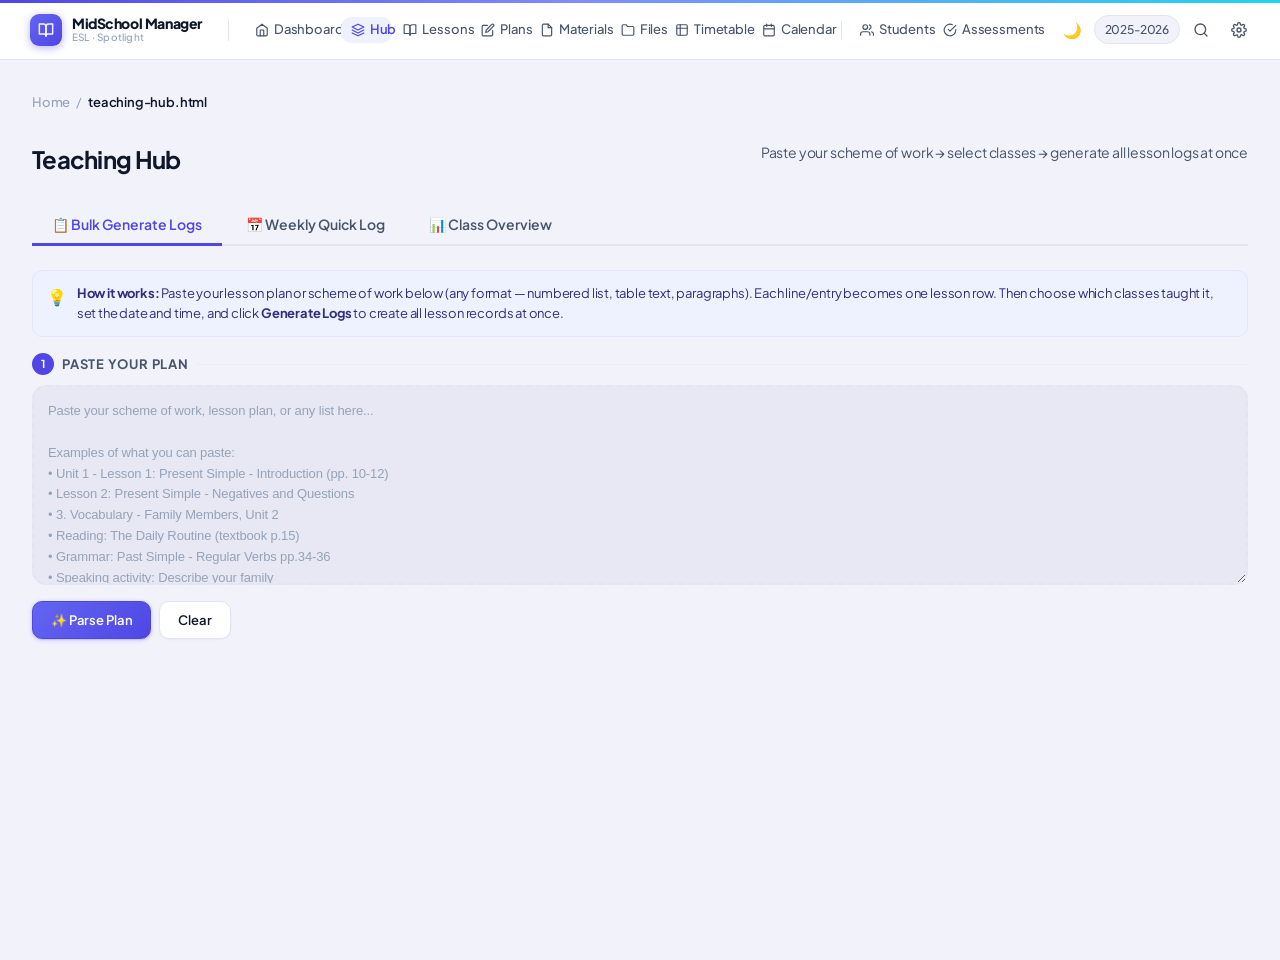
<file: teaching-hub.html>
<!DOCTYPE html>
<html lang="en" dir="ltr">
<head>
  <meta charset="UTF-8">
  <meta name="viewport" content="width=device-width, initial-scale=1.0">
  <title>MidSchool Manager · Teaching Hub</title>
  <meta name="theme-color" content="#4F46E5">
  <link rel="manifest" href="manifest.json">
  <link rel="apple-touch-icon" href="icons/icon-192.svg">
  <link rel="stylesheet" href="css/main.css">
  <style>
    /* ========== TEACHING HUB STYLES ========== */
    .hub-tabs { display:flex; gap:4px; border-bottom:2px solid var(--border); margin-bottom:24px; }
    .hub-tab { padding:10px 20px; font-size:14px; font-weight:600; color:var(--text-secondary); cursor:pointer; border:none; background:none; border-bottom:3px solid transparent; margin-bottom:-2px; transition:all .15s; border-radius:4px 4px 0 0; }
    .hub-tab:hover { color:var(--text); background:var(--bg-secondary); }
    .hub-tab.active { color:var(--primary); border-bottom-color:var(--primary); }
    .hub-panel { display:none; }
    .hub-panel.active { display:block; }

    /* --- Paste area --- */
    .paste-zone { position:relative; }
    .paste-zone textarea { width:100%; min-height:200px; font-family:monospace; font-size:13px; line-height:1.6; padding:14px; resize:vertical; border:2px dashed var(--border); border-radius:var(--radius-lg); background:var(--bg-secondary); transition:border-color .2s; }
    .paste-zone textarea:focus { border-color:var(--primary); outline:none; background:var(--card); }
    .paste-zone textarea::placeholder { color:var(--text-tertiary); font-family:var(--font-sans,sans-serif); }

    /* --- Parsed preview cards --- */
    .parsed-lessons { display:grid; gap:10px; margin-top:16px; }
    .parsed-row { display:grid; grid-template-columns:28px 1fr auto; gap:10px; align-items:start; background:var(--card); border:1px solid var(--border); border-radius:var(--radius-md); padding:12px 14px; }
    .parsed-row__num { width:28px; height:28px; border-radius:50%; background:var(--primary); color:#fff; display:flex; align-items:center; justify-content:center; font-size:12px; font-weight:700; flex-shrink:0; }
    .parsed-row__fields { display:grid; grid-template-columns:1fr 1fr; gap:8px; }
    .parsed-row__fields .f-full { grid-column:1/-1; }
    .parsed-row__remove { padding:4px 8px; background:none; border:1px solid var(--border); border-radius:var(--radius-sm); cursor:pointer; color:var(--danger); font-size:12px; }
    .parsed-row__remove:hover { background:var(--danger-light); }

    /* --- Class selector grid --- */
    .class-selector { display:flex; flex-wrap:wrap; gap:8px; padding:14px; background:var(--bg-secondary); border-radius:var(--radius-lg); border:1px solid var(--border); }
    .class-pill { display:flex; align-items:center; gap:6px; padding:6px 12px; border-radius:var(--radius-full); border:2px solid var(--border); background:var(--card); font-size:13px; font-weight:600; cursor:pointer; transition:all .15s; user-select:none; }
    .class-pill input { display:none; }
    .class-pill.checked { border-color:currentColor; }
    .class-pill .pill-dot { width:10px; height:10px; border-radius:50%; background:currentColor; display:none; }
    .class-pill.checked .pill-dot { display:block; }

    /* --- Generate controls --- */
    .generate-bar { display:flex; gap:12px; align-items:flex-end; flex-wrap:wrap; padding:16px; background:var(--primary-50); border:1px solid var(--primary-100); border-radius:var(--radius-lg); margin-top:20px; }
    .generate-bar .form-group { margin:0; flex:1; min-width:140px; }
    .generate-bar label { font-size:12px; font-weight:600; color:var(--primary); text-transform:uppercase; letter-spacing:.04em; margin-bottom:4px; }

    /* --- Logbook table (editable) --- */
    .logbook-table-wrap { overflow-x:auto; border:1px solid var(--border); border-radius:var(--radius-lg); }
    .logbook-table { width:100%; border-collapse:collapse; font-size:13px; }
    .logbook-table th { background:var(--bg-secondary); padding:10px 12px; text-align:left; font-weight:600; font-size:11px; text-transform:uppercase; letter-spacing:.05em; color:var(--text-secondary); border-bottom:1px solid var(--border); white-space:nowrap; }
    .logbook-table td { padding:8px 10px; border-bottom:1px solid var(--border-light); vertical-align:middle; }
    .logbook-table tr:last-child td { border-bottom:none; }
    .logbook-table tr:hover td { background:var(--bg-secondary); }
    .logbook-table input[type=text], .logbook-table input[type=date], .logbook-table input[type=time], .logbook-table select, .logbook-table textarea { width:100%; padding:4px 6px; border:1px solid transparent; border-radius:4px; font-size:12px; background:transparent; font-family:inherit; }
    .logbook-table input:focus, .logbook-table select:focus, .logbook-table textarea:focus { border-color:var(--primary); background:var(--card); outline:none; }
    .logbook-table textarea { resize:none; height:40px; }
    .logbook-table .class-dot { width:12px; height:12px; border-radius:50%; display:inline-block; flex-shrink:0; }
    .logbook-table .row-include { width:18px; height:18px; cursor:pointer; }

    /* --- Quick Log (per-class weekly view) --- */
    .week-nav { display:flex; align-items:center; gap:12px; margin-bottom:16px; }
    .week-nav__label { font-weight:700; font-size:16px; min-width:200px; text-align:center; }
    .week-grid { display:grid; grid-template-columns:repeat(auto-fill,minmax(280px,1fr)); gap:16px; }
    .week-class-card { background:var(--card); border:1px solid var(--border); border-radius:var(--radius-lg); overflow:hidden; }
    .week-class-card__header { padding:12px 16px; display:flex; align-items:center; gap:10px; }
    .week-class-card__name { font-weight:700; font-size:15px; }
    .week-class-card__count { margin-left:auto; font-size:12px; color:var(--text-secondary); }
    .week-class-card__lessons { padding:0; }
    .week-lesson-row { display:grid; grid-template-columns:80px 1fr auto; align-items:center; gap:8px; padding:8px 14px; border-top:1px solid var(--border-light); font-size:13px; }
    .week-lesson-row:first-child { border-top:none; }
    .week-lesson-row .day-time { font-size:11px; color:var(--text-secondary); }
    .week-lesson-row .topic-inp { flex:1; }
    .week-lesson-row .status-dot { width:10px; height:10px; border-radius:50%; flex-shrink:0; cursor:pointer; }
    .week-lesson-row .status-dot[data-status=completed] { background:var(--success); }
    .week-lesson-row .status-dot[data-status=partial] { background:var(--warning); }
    .week-lesson-row .status-dot[data-status=not_started] { background:var(--danger); }
    .week-lesson-row .status-dot[data-status=skipped] { background:var(--text-tertiary); }
    .week-add-btn { display:flex; align-items:center; justify-content:center; gap:6px; padding:8px 14px; border-top:1px solid var(--border-light); color:var(--text-tertiary); font-size:12px; cursor:pointer; transition:background .15s; border:none; background:none; width:100%; }
    .week-add-btn:hover { background:var(--bg-secondary); color:var(--primary); }

    /* --- Overview table --- */
    .overview-table { width:100%; border-collapse:collapse; font-size:13px; }
    .overview-table th { background:var(--bg-secondary); padding:10px 12px; text-align:left; font-weight:600; font-size:11px; text-transform:uppercase; letter-spacing:.05em; color:var(--text-secondary); border-bottom:2px solid var(--border); }
    .overview-table td { padding:10px 12px; border-bottom:1px solid var(--border-light); vertical-align:middle; }
    .overview-table tr:hover td { background:var(--bg-secondary); }
    .progress-mini { height:6px; background:var(--bg-tertiary); border-radius:3px; overflow:hidden; min-width:80px; }
    .progress-mini__bar { height:100%; background:var(--primary); border-radius:3px; transition:width .3s; }

    /* --- Inline editing highlight --- */
    .editing-cell { background:var(--primary-50) !important; }

    /* section divider */
    .hub-section { margin-bottom:24px; }
    .hub-section__title { font-size:13px; font-weight:700; text-transform:uppercase; letter-spacing:.06em; color:var(--text-secondary); margin-bottom:10px; display:flex; align-items:center; gap:8px; }
    .hub-section__title::after { content:''; flex:1; height:1px; background:var(--border-light); }

    /* step badge */
    .step-badge { width:22px; height:22px; border-radius:50%; background:var(--primary); color:#fff; display:inline-flex; align-items:center; justify-content:center; font-size:11px; font-weight:700; flex-shrink:0; }

    /* Info box */
    .info-box { background:var(--primary-50); border:1px solid var(--primary-100); border-radius:var(--radius-md); padding:12px 14px; font-size:13px; color:var(--primary-dark,#1E1B4B); margin-bottom:16px; display:flex; gap:10px; align-items:flex-start; }
    .info-box .info-icon { font-size:16px; flex-shrink:0; margin-top:1px; }

    @media (max-width:767px) {
      .parsed-row__fields { grid-template-columns:1fr; }
      .generate-bar { flex-direction:column; }
      .week-grid { grid-template-columns:1fr; }
    }
  </style>
</head>
<body>
  <!-- Sidebar -->
  <!-- Top Navigation -->
<header class="topnav" id="topnav">
  <div class="topnav__inner">

    <!-- Brand -->
    <a href="index.html" class="topnav__brand" aria-label="MidSchool Manager home">
      <div class="topnav__brand-icon"><svg viewBox="0 0 24 24" fill="none" stroke="rgba(255,255,255,0.92)" stroke-width="2.2" stroke-linecap="round" stroke-linejoin="round" width="16" height="16"><path d="M2 3h6a4 4 0 0 1 4 4v14a3 3 0 0 0-3-3H2z"/><path d="M22 3h-6a4 4 0 0 0-4 4v14a3 3 0 0 1 3-3h7z"/></svg></div>
      <div class="topnav__brand-text">
        <span class="topnav__brand-name">MidSchool Manager</span>
        <span class="topnav__brand-sub">ESL · Spotlight</span>
      </div>
    </a>

    <div class="topnav__separator" aria-hidden="true"></div>

    <!-- Desktop Navigation -->
    <nav class="topnav__nav" id="topnavNav" aria-label="Main navigation">
      <div class="topnav__group">
        <a href="index.html"        class="topnav__link" data-nav="index.html">
          <svg class="topnav__link-icon" viewBox="0 0 24 24"><path d="M3 9l9-7 9 7v11a2 2 0 0 1-2 2H5a2 2 0 0 1-2-2z"/><polyline points="9 22 9 12 15 12 15 22"/></svg>
          Dashboard
        </a>
        <a href="teaching-hub.html" class="topnav__link" data-nav="teaching-hub.html">
          <svg class="topnav__link-icon" viewBox="0 0 24 24"><path d="M12 2L2 7l10 5 10-5-10-5z"/><path d="M2 17l10 5 10-5"/><path d="M2 12l10 5 10-5"/></svg>
          Hub
        </a>
        <a href="lessons.html"      class="topnav__link" data-nav="lessons.html">
          <svg class="topnav__link-icon" viewBox="0 0 24 24"><path d="M2 3h6a4 4 0 0 1 4 4v14a3 3 0 0 0-3-3H2z"/><path d="M22 3h-6a4 4 0 0 0-4 4v14a3 3 0 0 1 3-3h7z"/></svg>
          Lessons
        </a>
        <a href="plans.html"        class="topnav__link" data-nav="plans.html">
          <svg class="topnav__link-icon" viewBox="0 0 24 24"><path d="M11 4H4a2 2 0 0 0-2 2v14a2 2 0 0 0 2 2h14a2 2 0 0 0 2-2v-7"/><path d="M18.5 2.5a2.121 2.121 0 0 1 3 3L12 15l-4 1 1-4 9.5-9.5z"/></svg>
          Plans
        </a>
        <a href="materials.html"    class="topnav__link" data-nav="materials.html">
          <svg class="topnav__link-icon" viewBox="0 0 24 24"><path d="M14 2H6a2 2 0 0 0-2 2v16a2 2 0 0 0 2 2h12a2 2 0 0 0 2-2V8z"/><polyline points="14 2 14 8 20 8"/></svg>
          Materials
        </a>
        <a href="files.html"        class="topnav__link" data-nav="files.html">
          <svg class="topnav__link-icon" viewBox="0 0 24 24"><path d="M22 19a2 2 0 0 1-2 2H4a2 2 0 0 1-2-2V5a2 2 0 0 1 2-2h5l2 3h9a2 2 0 0 1 2 2z"/></svg>
          Files
        </a>
        <a href="timetable.html"    class="topnav__link" data-nav="timetable.html">
          <svg class="topnav__link-icon" viewBox="0 0 24 24"><rect x="3" y="3" width="18" height="18" rx="2"/><path d="M3 9h18M9 3v18"/></svg>
          Timetable
        </a>
        <a href="calendar.html"     class="topnav__link" data-nav="calendar.html">
          <svg class="topnav__link-icon" viewBox="0 0 24 24"><rect x="3" y="4" width="18" height="18" rx="2" ry="2"/><line x1="16" y1="2" x2="16" y2="6"/><line x1="8" y1="2" x2="8" y2="6"/><line x1="3" y1="10" x2="21" y2="10"/></svg>
          Calendar
        </a>
      </div>

      <div class="topnav__nav-divider" aria-hidden="true"></div>

      <div class="topnav__group">
        <a href="students.html"    class="topnav__link" data-nav="students.html">
          <svg class="topnav__link-icon" viewBox="0 0 24 24"><path d="M17 21v-2a4 4 0 0 0-4-4H5a4 4 0 0 0-4 4v2"/><circle cx="9" cy="7" r="4"/><path d="M23 21v-2a4 4 0 0 0-3-3.87"/><path d="M16 3.13a4 4 0 0 1 0 7.75"/></svg>
          Students
        </a>
        <a href="assessments.html" class="topnav__link" data-nav="assessments.html">
          <svg class="topnav__link-icon" viewBox="0 0 24 24"><path d="M22 11.08V12a10 10 0 1 1-5.93-9.14"/><polyline points="22 4 12 14.01 9 11.01"/></svg>
          Assessments
        </a>
        <a href="remedial.html"    class="topnav__link" data-nav="remedial.html">
          <svg class="topnav__link-icon" viewBox="0 0 24 24"><circle cx="12" cy="12" r="10"/><line x1="12" y1="8" x2="12" y2="12"/><line x1="12" y1="16" x2="12.01" y2="16"/></svg>
          Remedial
        </a>
      </div>
    </nav>

    <!-- Right Actions -->
    <div class="topnav__actions">
      <div class="topnav__teacher-info" data-header-info></div>
      <button class="topnav__action-btn" id="headerSearchBtn" aria-label="Search (Ctrl+K)">
        <svg width="16" height="16" viewBox="0 0 24 24" fill="none" stroke="currentColor" stroke-width="2" stroke-linecap="round" stroke-linejoin="round"><circle cx="11" cy="11" r="8"/><line x1="21" y1="21" x2="16.65" y2="16.65"/></svg>
      </button>
      <a href="settings.html" class="topnav__action-btn" data-nav="settings.html" aria-label="Settings">
        <svg width="16" height="16" viewBox="0 0 24 24" fill="none" stroke="currentColor" stroke-width="2" stroke-linecap="round" stroke-linejoin="round"><circle cx="12" cy="12" r="3"/><path d="M19.4 15a1.65 1.65 0 0 0 .33 1.82l.06.06a2 2 0 0 1 0 2.83 2 2 0 0 1-2.83 0l-.06-.06a1.65 1.65 0 0 0-1.82-.33 1.65 1.65 0 0 0-1 1.51V21a2 2 0 0 1-2 2 2 2 0 0 1-2-2v-.09A1.65 1.65 0 0 0 9 19.4a1.65 1.65 0 0 0-1.82.33l-.06.06a2 2 0 0 1-2.83 0 2 2 0 0 1 0-2.83l.06-.06A1.65 1.65 0 0 0 4.68 15a1.65 1.65 0 0 0-1.51-1H3a2 2 0 0 1-2-2 2 2 0 0 1 2-2h.09A1.65 1.65 0 0 0 4.6 9a1.65 1.65 0 0 0-.33-1.82l-.06-.06a2 2 0 0 1 0-2.83 2 2 0 0 1 2.83 0l.06.06A1.65 1.65 0 0 0 9 4.68a1.65 1.65 0 0 0 1-1.51V3a2 2 0 0 1 2-2 2 2 0 0 1 2 2v.09a1.65 1.65 0 0 0 1 1.51 1.65 1.65 0 0 0 1.82-.33l.06-.06a2 2 0 0 1 2.83 0 2 2 0 0 1 0 2.83l-.06.06A1.65 1.65 0 0 0 19.4 9a1.65 1.65 0 0 0 1.51 1H21a2 2 0 0 1 2 2 2 2 0 0 1-2 2h-.09a1.65 1.65 0 0 0-1.51 1z"/></svg>
      </a>
    </div>

    <!-- Mobile hamburger -->
    <button class="hamburger" id="hamburgerBtn" aria-label="Toggle menu" aria-expanded="false">
      <span class="hamburger__line"></span>
      <span class="hamburger__line"></span>
      <span class="hamburger__line"></span>
    </button>

  </div>
</header>

<!-- Mobile Dropdown Menu -->
<div class="mobile-menu" id="mobileMenu" aria-hidden="true">
  <div class="mobile-menu__inner">
    <div class="mobile-menu__section-label">Teach</div>
    <a href="index.html"        class="mobile-menu__link" data-nav="index.html">
      <span class="mobile-menu__icon"><svg viewBox="0 0 24 24"><path d="M3 9l9-7 9 7v11a2 2 0 0 1-2 2H5a2 2 0 0 1-2-2z"/><polyline points="9 22 9 12 15 12 15 22"/></svg></span>
      Dashboard
    </a>
    <a href="teaching-hub.html" class="mobile-menu__link" data-nav="teaching-hub.html">
      <span class="mobile-menu__icon"><svg viewBox="0 0 24 24"><path d="M12 2L2 7l10 5 10-5-10-5z"/><path d="M2 17l10 5 10-5"/><path d="M2 12l10 5 10-5"/></svg></span>
      Teaching Hub
    </a>
    <a href="lessons.html"      class="mobile-menu__link" data-nav="lessons.html">
      <span class="mobile-menu__icon"><svg viewBox="0 0 24 24"><path d="M2 3h6a4 4 0 0 1 4 4v14a3 3 0 0 0-3-3H2z"/><path d="M22 3h-6a4 4 0 0 0-4 4v14a3 3 0 0 1 3-3h7z"/></svg></span>
      Lesson Records
    </a>
    <a href="plans.html"        class="mobile-menu__link" data-nav="plans.html">
      <span class="mobile-menu__icon"><svg viewBox="0 0 24 24"><path d="M11 4H4a2 2 0 0 0-2 2v14a2 2 0 0 0 2 2h14a2 2 0 0 0 2-2v-7"/><path d="M18.5 2.5a2.121 2.121 0 0 1 3 3L12 15l-4 1 1-4 9.5-9.5z"/></svg></span>
      Lesson Plans
    </a>
    <a href="materials.html"    class="mobile-menu__link" data-nav="materials.html">
      <span class="mobile-menu__icon"><svg viewBox="0 0 24 24"><path d="M14 2H6a2 2 0 0 0-2 2v16a2 2 0 0 0 2 2h12a2 2 0 0 0 2-2V8z"/><polyline points="14 2 14 8 20 8"/></svg></span>
      Materials
    </a>
    <a href="files.html"        class="mobile-menu__link" data-nav="files.html">
      <span class="mobile-menu__icon"><svg viewBox="0 0 24 24"><path d="M22 19a2 2 0 0 1-2 2H4a2 2 0 0 1-2-2V5a2 2 0 0 1 2-2h5l2 3h9a2 2 0 0 1 2 2z"/></svg></span>
      Lesson Files
    </a>
    <a href="timetable.html"    class="mobile-menu__link" data-nav="timetable.html">
      <span class="mobile-menu__icon"><svg viewBox="0 0 24 24"><rect x="3" y="3" width="18" height="18" rx="2"/><path d="M3 9h18M9 3v18"/></svg></span>
      Timetable
    </a>
    <a href="calendar.html"     class="mobile-menu__link" data-nav="calendar.html">
      <span class="mobile-menu__icon"><svg viewBox="0 0 24 24"><rect x="3" y="4" width="18" height="18" rx="2" ry="2"/><line x1="16" y1="2" x2="16" y2="6"/><line x1="8" y1="2" x2="8" y2="6"/><line x1="3" y1="10" x2="21" y2="10"/></svg></span>
      Calendar
    </a>
    <div class="mobile-menu__section-label">Students</div>
    <a href="students.html"    class="mobile-menu__link" data-nav="students.html">
      <span class="mobile-menu__icon"><svg viewBox="0 0 24 24"><path d="M17 21v-2a4 4 0 0 0-4-4H5a4 4 0 0 0-4 4v2"/><circle cx="9" cy="7" r="4"/></svg></span>
      Students
    </a>
    <a href="assessments.html" class="mobile-menu__link" data-nav="assessments.html">
      <span class="mobile-menu__icon"><svg viewBox="0 0 24 24"><path d="M22 11.08V12a10 10 0 1 1-5.93-9.14"/><polyline points="22 4 12 14.01 9 11.01"/></svg></span>
      Assessments
    </a>
    <a href="remedial.html"    class="mobile-menu__link" data-nav="remedial.html">
      <span class="mobile-menu__icon"><svg viewBox="0 0 24 24"><circle cx="12" cy="12" r="10"/><line x1="12" y1="8" x2="12" y2="12"/><line x1="12" y1="16" x2="12.01" y2="16"/></svg></span>
      Remedial Work
    </a>
    <div class="mobile-menu__divider"></div>
    <a href="settings.html"    class="mobile-menu__link" data-nav="settings.html">
      <span class="mobile-menu__icon"><svg viewBox="0 0 24 24"><circle cx="12" cy="12" r="3"/><path d="M19.4 15a1.65 1.65 0 0 0 .33 1.82l.06.06a2 2 0 0 1 0 2.83 2 2 0 0 1-2.83 0l-.06-.06a1.65 1.65 0 0 0-1.82-.33 1.65 1.65 0 0 0-1 1.51V21a2 2 0 0 1-2 2 2 2 0 0 1-2-2v-.09A1.65 1.65 0 0 0 9 19.4a1.65 1.65 0 0 0-1.82.33l-.06.06a2 2 0 0 1-2.83 0 2 2 0 0 1 0-2.83l.06-.06A1.65 1.65 0 0 0 4.68 15a1.65 1.65 0 0 0-1.51-1H3a2 2 0 0 1-2-2 2 2 0 0 1 2-2h.09A1.65 1.65 0 0 0 4.6 9a1.65 1.65 0 0 0-.33-1.82l-.06-.06a2 2 0 0 1 0-2.83 2 2 0 0 1 2.83 0l.06.06A1.65 1.65 0 0 0 9 4.68a1.65 1.65 0 0 0 1-1.51V3a2 2 0 0 1 2-2 2 2 0 0 1 2 2v.09a1.65 1.65 0 0 0 1 1.51 1.65 1.65 0 0 0 1.82-.33l.06-.06a2 2 0 0 1 2.83 0 2 2 0 0 1 0 2.83l-.06.06A1.65 1.65 0 0 0 19.4 9a1.65 1.65 0 0 0 1.51 1H21a2 2 0 0 1 2 2 2 2 0 0 1-2 2h-.09a1.65 1.65 0 0 0-1.51 1z"/></svg></span>
      Settings
    </a>
  </div>
</div>
<div class="mobile-menu-backdrop" id="mobileMenuBackdrop"></div>

  <main class="main-content">
    <nav class="breadcrumbs" id="breadcrumbs" aria-label="Breadcrumbs"></nav>
    <div class="page-header">
      <h2>Teaching Hub</h2>
      <p style="color:var(--text-secondary);font-size:14px;margin-top:4px">Paste your scheme of work → select classes → generate all lesson logs at once</p>
    </div>

    <!-- Tabs -->
    <div class="hub-tabs">
      <button class="hub-tab active" data-tab="bulk">📋 Bulk Generate Logs</button>
      <button class="hub-tab" data-tab="weekly">📅 Weekly Quick Log</button>
      <button class="hub-tab" data-tab="overview">📊 Class Overview</button>
    </div>

    <!-- ===== TAB 1: BULK GENERATE ===== -->
    <div class="hub-panel active" id="panel-bulk">

      <div class="info-box">
        <span class="info-icon">💡</span>
        <div>
          <strong>How it works:</strong> Paste your lesson plan or scheme of work below (any format — numbered list, table text, paragraphs). Each line/entry becomes one lesson row. Then choose which classes taught it, set the date and time, and click <strong>Generate Logs</strong> to create all lesson records at once.
        </div>
      </div>

      <!-- Step 1: Paste -->
      <div class="hub-section">
        <div class="hub-section__title"><span class="step-badge">1</span> Paste Your Plan</div>
        <div class="paste-zone">
          <textarea id="pasteInput" placeholder="Paste your scheme of work, lesson plan, or any list here...

Examples of what you can paste:
• Unit 1 - Lesson 1: Present Simple - Introduction (pp. 10-12)
• Lesson 2: Present Simple - Negatives and Questions
• 3. Vocabulary - Family Members, Unit 2
• Reading: The Daily Routine (textbook p.15)
• Grammar: Past Simple - Regular Verbs pp.34-36
• Speaking activity: Describe your family

One lesson per line. The app will parse topic, focus, unit, and page references automatically."></textarea>
        </div>
        <div style="display:flex;gap:8px;margin-top:10px;flex-wrap:wrap">
          <button class="btn btn-primary" id="btnParsePlan">✨ Parse Plan</button>
          <button class="btn btn-secondary" id="btnClearPaste">Clear</button>
          <span id="parseStatus" style="align-self:center;font-size:13px;color:var(--text-secondary)"></span>
        </div>
      </div>

      <!-- Step 2: Review parsed lessons (hidden until parsed) -->
      <div id="parsedSection" style="display:none">
        <div class="hub-section">
          <div class="hub-section__title"><span class="step-badge">2</span> Review &amp; Edit Lessons <span style="font-weight:400;font-size:12px;color:var(--text-tertiary);text-transform:none;letter-spacing:0">(click any field to edit)</span></div>
          <div style="display:flex;gap:8px;margin-bottom:10px;flex-wrap:wrap;align-items:center">
            <button class="btn btn-secondary btn-sm" id="btnAddRow">+ Add Row</button>
            <button class="btn btn-ghost btn-sm" id="btnRemoveAll" style="color:var(--danger)">Remove All</button>
            <span id="rowCount" style="font-size:13px;color:var(--text-secondary);margin-left:8px"></span>
          </div>
          <div class="logbook-table-wrap">
            <table class="logbook-table" id="parsedTable">
              <thead>
                <tr>
                  <th style="width:32px">#</th>
                  <th>Topic / Lesson Title</th>
                  <th style="width:120px">Focus/Skill</th>
                  <th style="width:110px">Unit</th>
                  <th style="width:90px">Page</th>
                  <th>Activities / Notes</th>
                  <th style="width:90px">Homework</th>
                  <th style="width:32px"></th>
                </tr>
              </thead>
              <tbody id="parsedTableBody"></tbody>
            </table>
          </div>
        </div>

        <!-- Step 3: Select classes and date -->
        <div class="hub-section">
          <div class="hub-section__title"><span class="step-badge">3</span> Select Classes &amp; Date</div>
          <div style="margin-bottom:12px">
            <div style="display:flex;gap:8px;margin-bottom:8px;flex-wrap:wrap">
              <button class="btn btn-secondary btn-sm" id="btnSelectAllClasses">Select All</button>
              <button class="btn btn-ghost btn-sm" id="btnSelectNoneClasses">None</button>
              <div style="display:flex;gap:6px;align-items:center">
                <label style="font-size:13px;font-weight:600">Year:</label>
                <button class="btn btn-ghost btn-sm class-year-filter active" data-year="">All</button>
                <button class="btn btn-ghost btn-sm class-year-filter" data-year="1">1AC</button>
                <button class="btn btn-ghost btn-sm class-year-filter" data-year="2">2AC</button>
                <button class="btn btn-ghost btn-sm class-year-filter" data-year="3">3AC</button>
              </div>
            </div>
            <div class="class-selector" id="classSelectorGrid"></div>
          </div>
        </div>

        <!-- Step 4: Generate -->
        <div class="generate-bar">
          <div class="form-group">
            <label>Start Date (first lesson)</label>
            <input type="date" id="genDate" class="form-input">
          </div>
          <div class="form-group">
            <label>Start Time</label>
            <input type="time" id="genTime" value="08:30" class="form-input">
          </div>
          <div class="form-group">
            <label>Period</label>
            <select id="genPeriod" class="form-input">
              <option value="">—</option>
              <option value="1">Period 1</option>
              <option value="2">Period 2</option>
              <option value="3">Period 3</option>
              <option value="4">Period 4</option>
              <option value="5">Period 5</option>
              <option value="6">Period 6</option>
              <option value="7">Period 7</option>
            </select>
          </div>
          <div class="form-group">
            <label>Completion Status</label>
            <select id="genStatus" class="form-input">
              <option value="completed">✅ Completed</option>
              <option value="partial">🟡 Partial</option>
              <option value="not_started">🔴 Not Started</option>
              <option value="skipped">⏭ Skipped</option>
            </select>
          </div>
          <div style="display:flex;gap:8px;align-items:flex-end;padding-bottom:2px">
            <button class="btn btn-primary" id="btnGenerate" style="white-space:nowrap">
              ⚡ Generate Lesson Logs
            </button>
            <button class="btn btn-secondary" id="btnPreviewGenerate" style="white-space:nowrap">Preview</button>
          </div>
        </div>

        <!-- Preview area -->
        <div id="generatePreview" style="display:none;margin-top:16px"></div>
      </div>
    </div>

    <!-- ===== TAB 2: WEEKLY QUICK LOG ===== -->
    <div class="hub-panel" id="panel-weekly">
      <div class="info-box">
        <span class="info-icon">📅</span>
        <div><strong>Weekly view:</strong> See all your classes for the selected week. Click a lesson slot to quickly log topic, time, and status. Perfect for filling in your logbook at the end of each day.</div>
      </div>

      <div class="week-nav">
        <button class="btn btn-secondary btn-sm" id="btnPrevWeek">← Prev</button>
        <div class="week-nav__label" id="weekLabel"></div>
        <button class="btn btn-secondary btn-sm" id="btnNextWeek">Next →</button>
        <button class="btn btn-ghost btn-sm" id="btnThisWeek">Today</button>
        <div style="margin-left:auto;display:flex;gap:8px;align-items:center">
          <label style="font-size:13px;font-weight:600">Filter:</label>
          <select id="weekClassFilter" style="font-size:13px;padding:4px 8px;border:1px solid var(--border);border-radius:6px">
            <option value="">All Classes</option>
          </select>
        </div>
      </div>

      <div class="week-grid" id="weekGrid"></div>
    </div>

    <!-- ===== TAB 3: CLASS OVERVIEW ===== -->
    <div class="hub-panel" id="panel-overview">
      <div class="info-box">
        <span class="info-icon">📊</span>
        <div><strong>Class overview:</strong> See at a glance how many lessons each class has had, the last lesson taught, and which topics have been covered. Filter by year level or class.</div>
      </div>

      <div style="display:flex;gap:10px;margin-bottom:16px;flex-wrap:wrap;align-items:center">
        <select id="overviewYearFilter" style="padding:6px 10px;border:1px solid var(--border);border-radius:6px;font-size:13px">
          <option value="">All Year Levels</option>
          <option value="1">1AC</option>
          <option value="2">2AC</option>
          <option value="3">3AC</option>
        </select>
        <input type="text" id="overviewSearch" placeholder="Search class or topic..." style="padding:6px 10px;border:1px solid var(--border);border-radius:6px;font-size:13px;flex:1;min-width:180px">
        <button class="btn btn-secondary btn-sm" id="btnRefreshOverview">↺ Refresh</button>
      </div>

      <div id="overviewContainer"></div>
    </div>

  </main>

  <!-- Bottom Navigation (Mobile) -->
  <nav class="bottom-nav" id="bottomNav">
    <a href="index.html" class="bottom-nav__item" data-nav="index.html">
      <svg class="bottom-nav__icon" viewBox="0 0 24 24"><path d="M3 9l9-7 9 7v11a2 2 0 0 1-2 2H5a2 2 0 0 1-2-2z"/><polyline points="9 22 9 12 15 12 15 22"/></svg>
      <span class="bottom-nav__label">Home</span>
    </a>
    <a href="teaching-hub.html" class="bottom-nav__item bottom-nav__item--active" data-nav="teaching-hub.html">
      <svg class="bottom-nav__icon" viewBox="0 0 24 24"><path d="M12 2L2 7l10 5 10-5-10-5z"/><path d="M2 17l10 5 10-5"/><path d="M2 12l10 5 10-5"/></svg>
      <span class="bottom-nav__label">Hub</span>
    </a>
    <a href="lessons.html" class="bottom-nav__item" data-nav="lessons.html">
      <svg class="bottom-nav__icon" viewBox="0 0 24 24"><path d="M2 3h6a4 4 0 0 1 4 4v14a3 3 0 0 0-3-3H2z"/><path d="M22 3h-6a4 4 0 0 0-4 4v14a3 3 0 0 1 3-3h7z"/></svg>
      <span class="bottom-nav__label">Lessons</span>
    </a>
    <a href="assessments.html" class="bottom-nav__item" data-nav="assessments.html">
      <svg class="bottom-nav__icon" viewBox="0 0 24 24"><path d="M22 11.08V12a10 10 0 1 1-5.93-9.14"/><polyline points="22 4 12 14.01 9 11.01"/></svg>
      <span class="bottom-nav__label">Grades</span>
    </a>
    <button class="bottom-nav__item bottom-nav__more" id="bottomNavMore">
      <svg class="bottom-nav__icon" viewBox="0 0 24 24"><circle cx="12" cy="12" r="1"/><circle cx="12" cy="5" r="1"/><circle cx="12" cy="19" r="1"/></svg>
      <span class="bottom-nav__label">More</span>
    </button>
  </nav>

  <script src="js/storage.js"></script>
  <script src="js/data-models.js"></script>
  <script src="js/ui-helpers.js"></script>
  <script src="js/ai-service.js"></script>
  <script src="js/app.js"></script>
  <script src="js/sidepanel.js"></script>
  <script src="js/command-palette.js"></script>
  <script src="js/teaching-hub.js"></script>
</body>
</html>
</file>
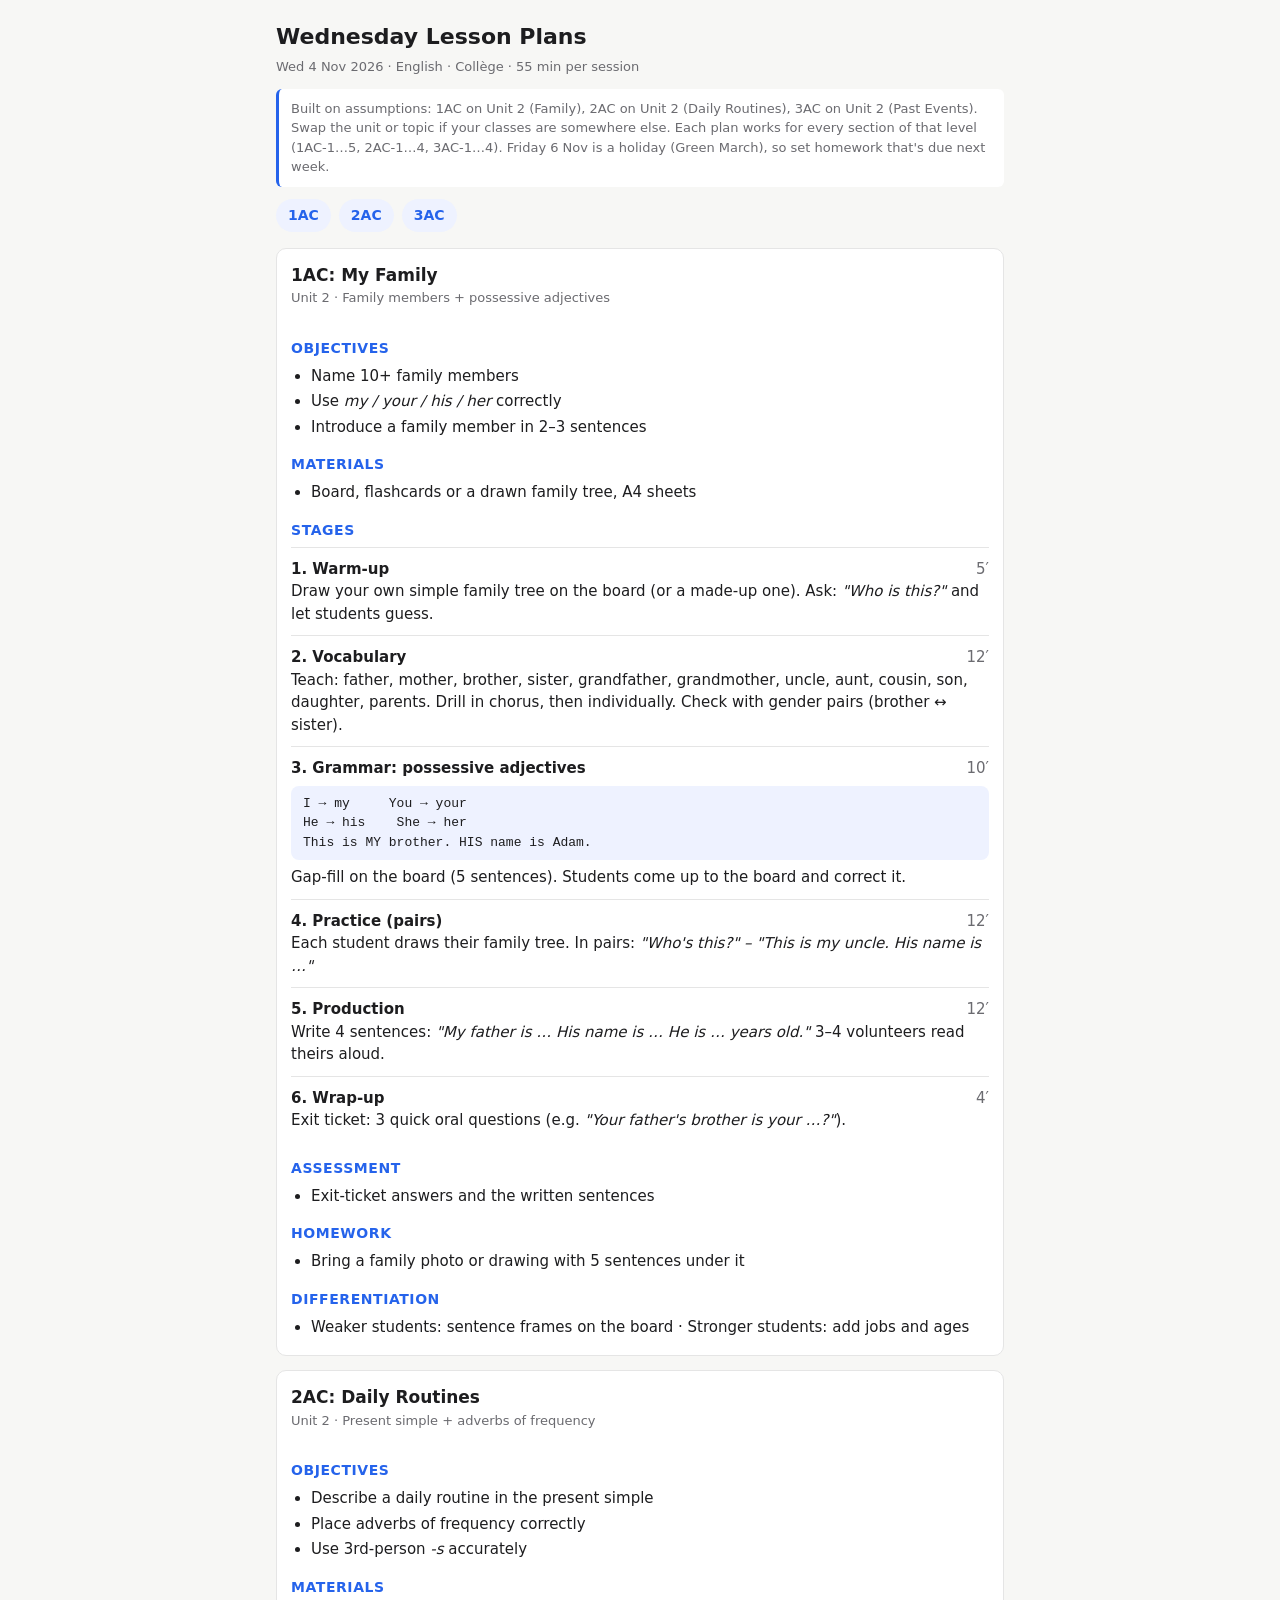
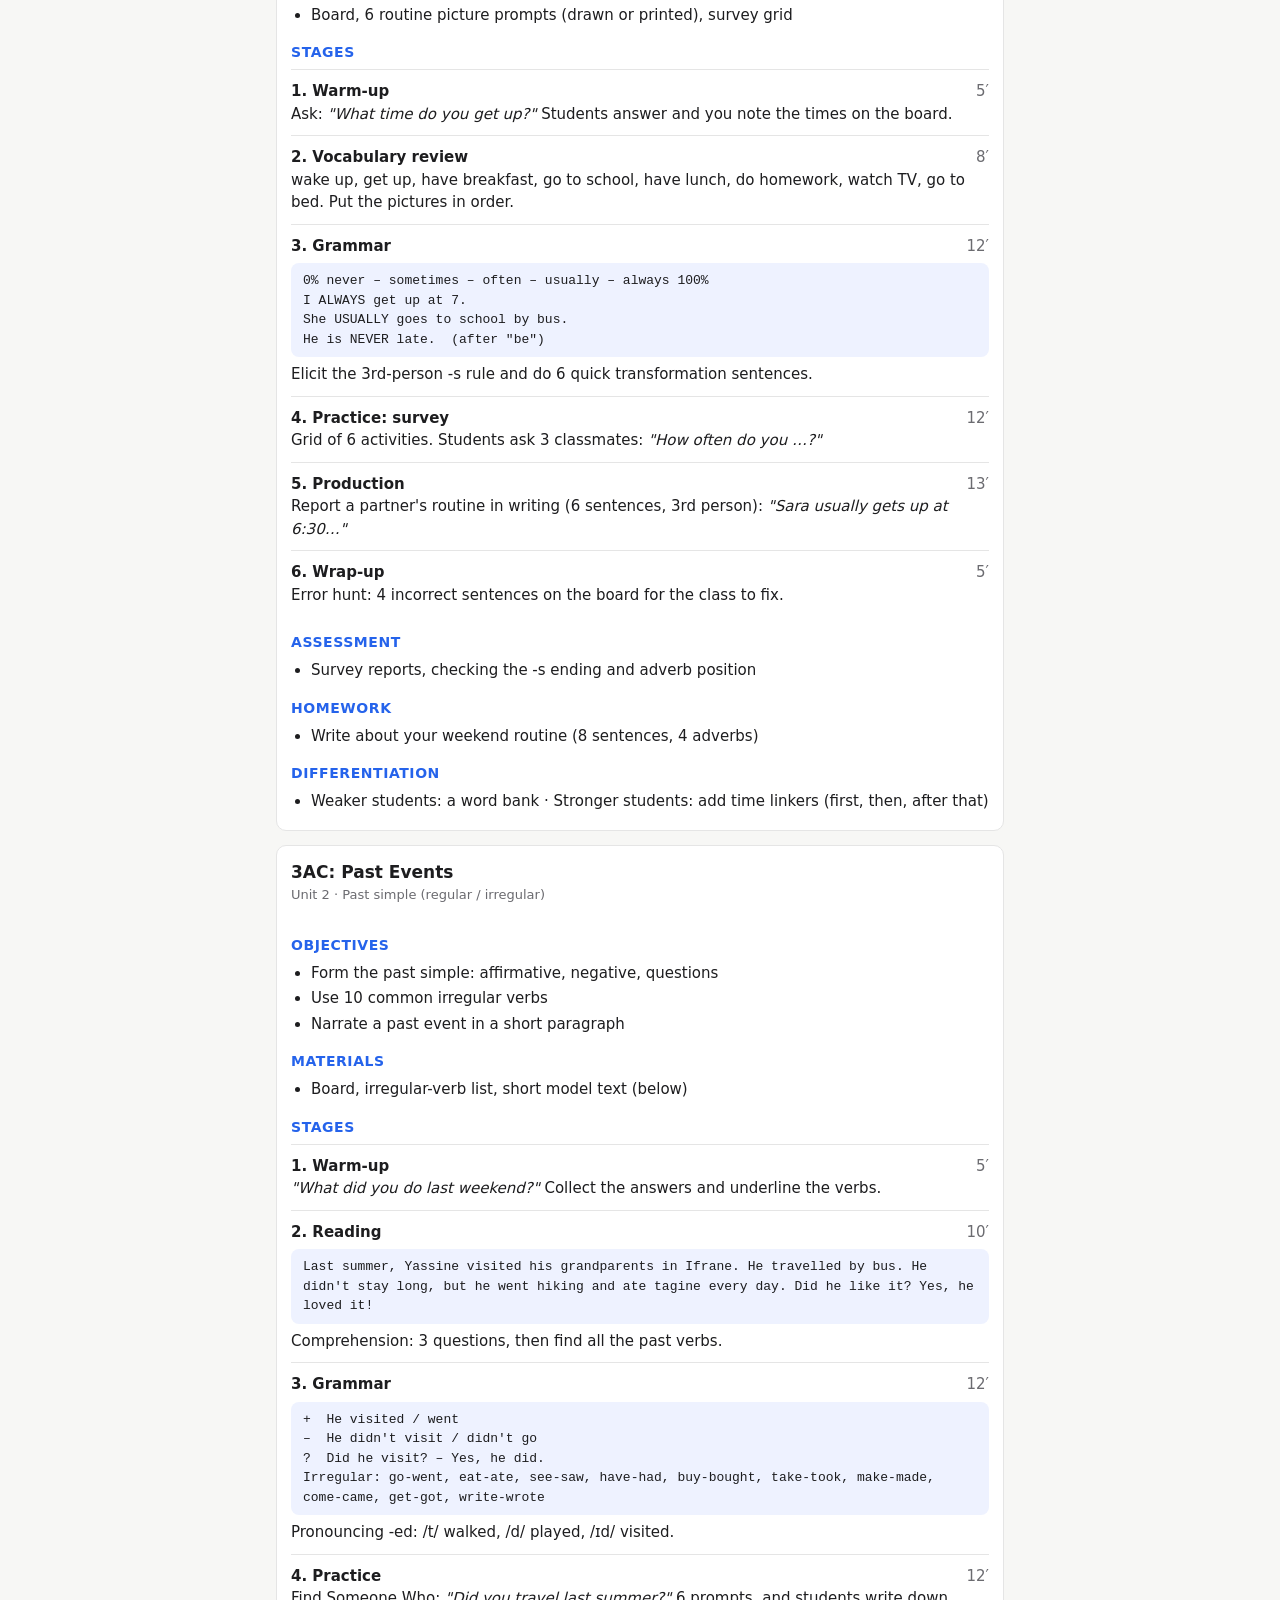
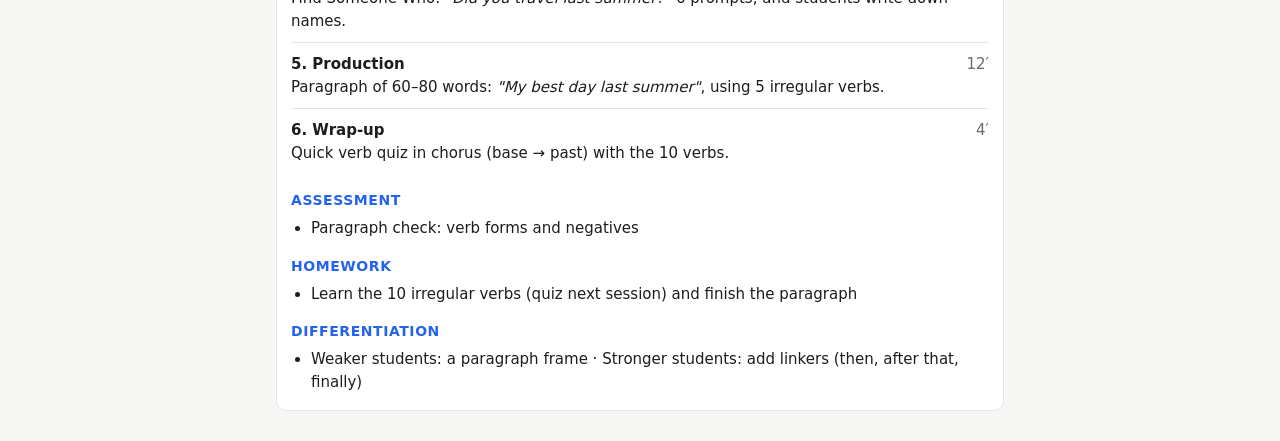
<file: lesson-plans/2026-11-04-wednesday.html>
<!doctype html>
<html lang="en">
<head>
<meta charset="utf-8">
<meta name="viewport" content="width=device-width, initial-scale=1">
<title>Wednesday Lesson Plans</title>
<style>
:root{--bg:#f7f7f5;--card:#fff;--text:#1d1d1f;--muted:#6b6b70;--accent:#2563eb;--line:#e5e5e5;--chip:#eef2ff}
@media (prefers-color-scheme:dark){:root:not([data-theme="light"]){--bg:#111214;--card:#1b1c1f;--text:#ececec;--muted:#9a9aa0;--accent:#7aa2ff;--line:#2c2d31;--chip:#23263a}}
:root[data-theme="dark"]{--bg:#111214;--card:#1b1c1f;--text:#ececec;--muted:#9a9aa0;--accent:#7aa2ff;--line:#2c2d31;--chip:#23263a}
*{box-sizing:border-box}
body{margin:0;background:var(--bg);color:var(--text);font:15px/1.5 system-ui,-apple-system,Segoe UI,Roboto,sans-serif}
main{max-width:760px;margin:0 auto;padding:16px}
h1{font-size:22px;margin:4px 0}
.sub{color:var(--muted);font-size:13px;margin-bottom:12px}
nav{display:flex;gap:8px;flex-wrap:wrap;margin:12px 0 16px}
nav a{background:var(--chip);color:var(--accent);text-decoration:none;padding:6px 12px;border-radius:999px;font-weight:600;font-size:14px}
.note{border-left:3px solid var(--accent);background:var(--card);padding:10px 12px;border-radius:6px;font-size:13px;color:var(--muted)}
details{background:var(--card);border:1px solid var(--line);border-radius:10px;margin:14px 0;padding:0 14px}
summary{cursor:pointer;padding:14px 0;font-weight:700;font-size:17px;list-style:none}
summary small{display:block;font-weight:500;color:var(--muted);font-size:13px}
h3{font-size:14px;text-transform:uppercase;letter-spacing:.04em;color:var(--accent);margin:16px 0 6px}
ul{margin:0;padding-left:20px}
li{margin:3px 0}
.stage{border-top:1px solid var(--line);padding:10px 0}
.stage b{display:flex;justify-content:space-between}
.stage b span{color:var(--muted);font-weight:500}
.box{background:var(--chip);border-radius:8px;padding:8px 12px;margin:6px 0;font-family:ui-monospace,Menlo,monospace;font-size:13px;white-space:pre-wrap}
.pad{padding-bottom:14px}
</style>
</head>
<body>
<main>
<h1>Wednesday Lesson Plans</h1>
<div class="sub">Wed 4 Nov 2026 · English · Collège · 55 min per session</div>
<div class="note">Built on assumptions: 1AC on Unit 2 (Family), 2AC on Unit 2 (Daily Routines), 3AC on Unit 2 (Past Events). Swap the unit or topic if your classes are somewhere else. Each plan works for every section of that level (1AC-1…5, 2AC-1…4, 3AC-1…4). Friday 6 Nov is a holiday (Green March), so set homework that's due next week.</div>

<nav><a href="#ac1">1AC</a><a href="#ac2">2AC</a><a href="#ac3">3AC</a></nav>

<!-- ============ 1AC ============ -->
<details id="ac1" open>
<summary>1AC: My Family<small>Unit 2 · Family members + possessive adjectives</small></summary>
<div class="pad">
<h3>Objectives</h3>
<ul>
<li>Name 10+ family members</li>
<li>Use <i>my / your / his / her</i> correctly</li>
<li>Introduce a family member in 2–3 sentences</li>
</ul>
<h3>Materials</h3>
<ul><li>Board, flashcards or a drawn family tree, A4 sheets</li></ul>

<h3>Stages</h3>
<div class="stage"><b>1. Warm-up <span>5′</span></b>
Draw your own simple family tree on the board (or a made-up one). Ask: <i>"Who is this?"</i> and let students guess.</div>
<div class="stage"><b>2. Vocabulary <span>12′</span></b>
Teach: father, mother, brother, sister, grandfather, grandmother, uncle, aunt, cousin, son, daughter, parents. Drill in chorus, then individually. Check with gender pairs (brother ↔ sister).</div>
<div class="stage"><b>3. Grammar: possessive adjectives <span>10′</span></b>
<div class="box">I → my     You → your
He → his    She → her
This is MY brother. HIS name is Adam.</div>
Gap-fill on the board (5 sentences). Students come up to the board and correct it.</div>
<div class="stage"><b>4. Practice (pairs) <span>12′</span></b>
Each student draws their family tree. In pairs: <i>"Who's this?" – "This is my uncle. His name is …"</i></div>
<div class="stage"><b>5. Production <span>12′</span></b>
Write 4 sentences: <i>"My father is … His name is … He is … years old."</i> 3–4 volunteers read theirs aloud.</div>
<div class="stage"><b>6. Wrap-up <span>4′</span></b>
Exit ticket: 3 quick oral questions (e.g. <i>"Your father's brother is your …?"</i>).</div>

<h3>Assessment</h3><ul><li>Exit-ticket answers and the written sentences</li></ul>
<h3>Homework</h3><ul><li>Bring a family photo or drawing with 5 sentences under it</li></ul>
<h3>Differentiation</h3><ul><li>Weaker students: sentence frames on the board · Stronger students: add jobs and ages</li></ul>
</div>
</details>

<!-- ============ 2AC ============ -->
<details id="ac2" open>
<summary>2AC: Daily Routines<small>Unit 2 · Present simple + adverbs of frequency</small></summary>
<div class="pad">
<h3>Objectives</h3>
<ul>
<li>Describe a daily routine in the present simple</li>
<li>Place adverbs of frequency correctly</li>
<li>Use 3rd-person <i>-s</i> accurately</li>
</ul>
<h3>Materials</h3>
<ul><li>Board, 6 routine picture prompts (drawn or printed), survey grid</li></ul>

<h3>Stages</h3>
<div class="stage"><b>1. Warm-up <span>5′</span></b>
Ask: <i>"What time do you get up?"</i> Students answer and you note the times on the board.</div>
<div class="stage"><b>2. Vocabulary review <span>8′</span></b>
wake up, get up, have breakfast, go to school, have lunch, do homework, watch TV, go to bed. Put the pictures in order.</div>
<div class="stage"><b>3. Grammar <span>12′</span></b>
<div class="box">0% never – sometimes – often – usually – always 100%
I ALWAYS get up at 7.
She USUALLY goes to school by bus.
He is NEVER late.  (after "be")</div>
Elicit the 3rd-person -s rule and do 6 quick transformation sentences.</div>
<div class="stage"><b>4. Practice: survey <span>12′</span></b>
Grid of 6 activities. Students ask 3 classmates: <i>"How often do you …?"</i></div>
<div class="stage"><b>5. Production <span>13′</span></b>
Report a partner's routine in writing (6 sentences, 3rd person): <i>"Sara usually gets up at 6:30…"</i></div>
<div class="stage"><b>6. Wrap-up <span>5′</span></b>
Error hunt: 4 incorrect sentences on the board for the class to fix.</div>

<h3>Assessment</h3><ul><li>Survey reports, checking the -s ending and adverb position</li></ul>
<h3>Homework</h3><ul><li>Write about your weekend routine (8 sentences, 4 adverbs)</li></ul>
<h3>Differentiation</h3><ul><li>Weaker students: a word bank · Stronger students: add time linkers (first, then, after that)</li></ul>
</div>
</details>

<!-- ============ 3AC ============ -->
<details id="ac3" open>
<summary>3AC: Past Events<small>Unit 2 · Past simple (regular / irregular)</small></summary>
<div class="pad">
<h3>Objectives</h3>
<ul>
<li>Form the past simple: affirmative, negative, questions</li>
<li>Use 10 common irregular verbs</li>
<li>Narrate a past event in a short paragraph</li>
</ul>
<h3>Materials</h3>
<ul><li>Board, irregular-verb list, short model text (below)</li></ul>

<h3>Stages</h3>
<div class="stage"><b>1. Warm-up <span>5′</span></b>
<i>"What did you do last weekend?"</i> Collect the answers and underline the verbs.</div>
<div class="stage"><b>2. Reading <span>10′</span></b>
<div class="box">Last summer, Yassine visited his grandparents in Ifrane. He travelled by bus. He didn't stay long, but he went hiking and ate tagine every day. Did he like it? Yes, he loved it!</div>
Comprehension: 3 questions, then find all the past verbs.</div>
<div class="stage"><b>3. Grammar <span>12′</span></b>
<div class="box">+  He visited / went
–  He didn't visit / didn't go
?  Did he visit? – Yes, he did.
Irregular: go-went, eat-ate, see-saw, have-had, buy-bought, take-took, make-made, come-came, get-got, write-wrote</div>
Pronouncing -ed: /t/ walked, /d/ played, /ɪd/ visited.</div>
<div class="stage"><b>4. Practice <span>12′</span></b>
Find Someone Who: <i>"Did you travel last summer?"</i> 6 prompts, and students write down names.</div>
<div class="stage"><b>5. Production <span>12′</span></b>
Paragraph of 60–80 words: <i>"My best day last summer"</i>, using 5 irregular verbs.</div>
<div class="stage"><b>6. Wrap-up <span>4′</span></b>
Quick verb quiz in chorus (base → past) with the 10 verbs.</div>

<h3>Assessment</h3><ul><li>Paragraph check: verb forms and negatives</li></ul>
<h3>Homework</h3><ul><li>Learn the 10 irregular verbs (quiz next session) and finish the paragraph</li></ul>
<h3>Differentiation</h3><ul><li>Weaker students: a paragraph frame · Stronger students: add linkers (then, after that, finally)</li></ul>
</div>
</details>

</main>
</body>
</html>
</file>
<file: css/main.css>
/* ============================================================
   MAIN.CSS  –  MidSchool Manager
   Professional Edition v3.0
   Design: Clean SaaS / Premium Academic
   Font: Plus Jakarta Sans + Inter (fallback)
   Palette: Royal Blue primary · Slate surfaces · Amber accent
   ============================================================ */

/* ============================================================
   0. WEB FONTS
   ============================================================ */
@import url('https://fonts.googleapis.com/css2?family=Plus+Jakarta+Sans:ital,wght@0,400;0,500;0,600;0,700;0,800;1,400&family=Inter:wght@400;500;600;700&display=swap');


/* ============================================================
   1. DESIGN TOKENS
   ============================================================ */
:root {
  /* ── Brand · Indigo ── */
  --primary:       #4F46E5;
  --primary-dark:  #312E81;
  --primary-light: #EEF2FF;
  --primary-hover: #4338CA;
  --primary-50:    #EEF2FF;
  --primary-100:   #E0E7FF;
  --primary-200:   #C7D2FE;

  /* ── Accent · Warm Amber (used sparingly) ── */
  --accent:        #F59E0B;
  --accent-dark:   #B45309;
  --accent-light:  #FFFBEB;

  /* ── Semantic ── */
  --success:       #059669;
  --success-light: #ECFDF5;
  --warning:       #D97706;
  --warning-light: #FFFBEB;
  --danger:        #DC2626;
  --danger-light:  #FEF2F2;
  --purple:        #7C3AED;
  --purple-light:  #F5F3FF;
  --teal:          #0D9488;
  --teal-light:    #F0FDFA;

  /* ── Surfaces ── */
  --bg:            #F2F2FB;
  --bg-secondary:  #E8E8F4;
  --bg-tertiary:   #D6D6ED;
  --card:          #FFFFFF;

  /* ── Text ── */
  --text:          #0F172A;
  --text-secondary:#475569;
  --text-tertiary: #94A3B8;
  --text-inverse:  #FFFFFF;

  /* ── Borders ── */
  --border:        #E3E3F3;
  --border-light:  #EDEDF9;
  --border-focus:  var(--primary);

  /* ── Shadows ── */
  --shadow-xs:   0 1px 2px rgba(15,23,42,0.04);
  --shadow-sm:   0 1px 3px rgba(15,23,42,0.08), 0 1px 2px rgba(15,23,42,0.04);
  --shadow-md:   0 4px 8px -2px rgba(15,23,42,0.10), 0 2px 4px -2px rgba(15,23,42,0.06);
  --shadow-lg:   0 12px 20px -4px rgba(15,23,42,0.12), 0 4px 8px -4px rgba(15,23,42,0.06);
  --shadow-xl:   0 24px 32px -6px rgba(15,23,42,0.14), 0 8px 12px -6px rgba(15,23,42,0.08);
  --shadow-inner: inset 0 2px 4px rgba(15,23,42,0.06);
  --shadow-focus: 0 0 0 3px rgba(79,70,229,0.20);

  /* ── Class colours (grade families) ── */
  --class-1:  #4F46E5;  /* 1AC-1 */
  --class-2:  #3B82F6;  /* 1AC-2 */
  --class-3:  #0EA5E9;  /* 1AC-3 */
  --class-4:  #6366F1;  /* 1AC-4 */
  --class-5:  #0284C7;  /* 1AC-5 */
  --class-6:  #059669;  /* 2AC-1 */
  --class-7:  #10B981;  /* 2AC-2 */
  --class-8:  #0D9488;  /* 2AC-3 */
  --class-9:  #16A34A;  /* 2AC-4 */
  --class-10: #7C3AED;  /* 3AC-1 */
  --class-11: #A855F7;  /* 3AC-2 */
  --class-12: #9333EA;  /* 3AC-3 */
  --class-13: #8B5CF6;  /* 3AC-4 */

  /* ── Layout ── */
  --header-height:      64px;
  --sidebar-width:      272px;
  --sidebar-collapsed:  72px;

  /* ── Mobile ── */
  --touch-target:       44px;
  --bottom-nav-height:  64px;
  --safe-area-bottom:   env(safe-area-inset-bottom, 0px);
  --mobile-header-height: 58px;

  /* ── Spacing ── */
  --space-xs:  0.25rem;
  --space-sm:  0.5rem;
  --space-md:  1rem;
  --space-lg:  1.5rem;
  --space-xl:  2rem;
  --space-2xl: 3rem;

  /* ── Radii ── */
  --radius-xs:   4px;
  --radius-sm:   6px;
  --radius-md:   10px;
  --radius-lg:   14px;
  --radius-xl:   20px;
  --radius-full: 9999px;

  /* ── Transitions ── */
  --transition-fast:   150ms cubic-bezier(0.4,0,0.2,1);
  --transition-normal: 240ms cubic-bezier(0.4,0,0.2,1);
  --transition-slow:   360ms cubic-bezier(0.4,0,0.2,1);

  /* ── Typography ── */
  --font-family: 'Plus Jakarta Sans', 'Inter', -apple-system, BlinkMacSystemFont,
                 "Segoe UI", Roboto, "Helvetica Neue", sans-serif;
  --font-mono:   "SFMono-Regular", Consolas, "Liberation Mono", Menlo, monospace;

  --text-xs:   0.6875rem;  /* 11px */
  --text-sm:   0.8125rem;  /* 13px */
  --text-base: 0.9375rem;  /* 15px */
  --text-lg:   1.0625rem;  /* 17px */
  --text-xl:   1.25rem;    /* 20px */
  --text-2xl:  1.5rem;     /* 24px */
  --text-3xl:  1.875rem;   /* 30px */
}


/* ============================================================
   2. RESET & BASE
   ============================================================ */
*, *::before, *::after {
  box-sizing: border-box;
  margin: 0;
  padding: 0;
}

html {
  font-size: 100%;
  -webkit-text-size-adjust: 100%;
  scroll-behavior: smooth;
  -webkit-tap-highlight-color: transparent;
}

body {
  font-family: var(--font-family);
  font-size: var(--text-base);
  line-height: 1.6;
  color: var(--text);
  background-color: var(--bg);
  min-height: 100vh;
  -webkit-font-smoothing: antialiased;
  -moz-osx-font-smoothing: grayscale;
  letter-spacing: -0.012em;
}

img, svg { display: block; max-width: 100%; }

a {
  color: var(--primary);
  text-decoration: none;
  transition: color var(--transition-fast);
}
a:hover { color: var(--primary-hover); text-decoration: underline; }

ul, ol { list-style: none; }

button { font-family: inherit; cursor: pointer; border: none; background: none; }

table { border-collapse: collapse; width: 100%; }

/* ── Custom scrollbar ── */
::-webkit-scrollbar { width: 7px; height: 7px; }
::-webkit-scrollbar-track { background: transparent; }
::-webkit-scrollbar-thumb { background: var(--border); border-radius: 999px; }
::-webkit-scrollbar-thumb:hover { background: var(--primary-200); }

/* ── Text selection ── */
::selection { background: #C7D2FE; color: var(--primary-dark); }


/* ============================================================
   3. TYPOGRAPHY
   ============================================================ */
h1, h2, h3, h4 {
  color: var(--text);
  font-weight: 700;
  line-height: 1.25;
  margin-bottom: var(--space-sm);
  letter-spacing: -0.03em;
}

h1 { font-size: var(--text-3xl); font-weight: 800; }
h2 { font-size: var(--text-2xl); font-weight: 700; }
h3 { font-size: var(--text-xl); font-weight: 700; }
h4 { font-size: var(--text-lg); font-weight: 600; }

p {
  margin-bottom: var(--space-md);
  color: var(--text-secondary);
  line-height: 1.7;
}

.text-sm  { font-size: var(--text-sm); }
.text-lg  { font-size: var(--text-lg); }
.text-xs  { font-size: var(--text-xs); }

small, .small { font-size: var(--text-sm); color: var(--text-secondary); }
.required { color: var(--danger); }


/* ============================================================
   4. TOP NAVIGATION
   ============================================================ */
:root {
  --topnav-height: 60px;
}

.topnav {
  position: fixed;
  top: 0; left: 0; right: 0;
  height: var(--topnav-height);
  background: rgba(255,255,255,0.96);
  backdrop-filter: blur(24px) saturate(200%);
  -webkit-backdrop-filter: blur(24px) saturate(200%);
  border-bottom: 1px solid var(--border);
  z-index: 100;
  transition: background var(--transition-fast);
}
/* Gradient accent strip along the top */
.topnav::before {
  content: '';
  position: absolute;
  top: 0; left: 0; right: 0;
  height: 3px;
  background: linear-gradient(90deg, #4F46E5 0%, #818CF8 45%, #22D3EE 100%);
  z-index: 1;
}

.topnav__inner {
  display: flex;
  align-items: center;
  height: 100%;
  padding: 0 var(--space-lg);
  gap: var(--space-sm);
  max-width: 1600px;
  margin: 0 auto;
}

/* Brand */
.topnav__brand {
  display: flex;
  align-items: center;
  gap: 10px;
  text-decoration: none;
  flex-shrink: 0;
  padding: 4px 6px;
  border-radius: var(--radius-md);
  transition: background var(--transition-fast);
  margin-right: 4px;
}
.topnav__brand:hover { background: var(--bg-secondary); text-decoration: none; }

.topnav__brand-icon {
  width: 32px; height: 32px;
  background: linear-gradient(135deg, #6366F1, #4F46E5);
  border-radius: 9px;
  display: flex; align-items: center; justify-content: center;
  font-size: 15px;
  flex-shrink: 0;
  box-shadow: 0 2px 8px rgba(79,70,229,0.40);
}

.topnav__brand-text { line-height: 1.1; }

.topnav__brand-name {
  display: block;
  font-size: 14px;
  font-weight: 800;
  color: var(--text);
  letter-spacing: -0.03em;
  white-space: nowrap;
}

.topnav__brand-sub {
  display: block;
  font-size: 10px;
  font-weight: 500;
  color: var(--text-tertiary);
  letter-spacing: 0.02em;
}

/* Separators */
.topnav__separator {
  width: 1px; height: 22px;
  background: var(--border);
  flex-shrink: 0;
  margin: 0 var(--space-sm);
}

.topnav__nav-divider {
  width: 1px; height: 18px;
  background: var(--border);
  flex-shrink: 0;
  margin: 0 6px;
}

/* Nav groups */
.topnav__nav {
  display: flex;
  align-items: center;
  gap: 2px;
  flex: 1;
  overflow: hidden;
}

.topnav__group {
  display: flex;
  align-items: center;
  gap: 1px;
}

/* Nav links */
.topnav__link {
  display: flex;
  align-items: center;
  gap: 5px;
  padding: 6px 10px;
  border-radius: var(--radius-md);
  font-size: 13px;
  font-weight: 500;
  color: var(--text-secondary);
  text-decoration: none;
  white-space: nowrap;
  transition: all var(--transition-fast);
  letter-spacing: -0.01em;
  line-height: 1;
}
.topnav__link:hover { background: var(--bg-secondary); color: var(--text); text-decoration: none; }
.topnav__link--active {
  background: var(--primary-light);
  color: var(--primary);
  font-weight: 600;
}
.topnav__link--active:hover { background: var(--primary-100); }

.topnav__link-icon {
  width: 14px; height: 14px;
  flex-shrink: 0;
  fill: none;
  stroke: currentColor;
  stroke-width: 2;
  stroke-linecap: round;
  stroke-linejoin: round;
}

/* Right actions */
.topnav__actions {
  display: flex;
  align-items: center;
  gap: 4px;
  flex-shrink: 0;
  margin-left: auto;
}

.topnav__teacher-info {
  font-size: 12px;
  color: var(--text-secondary);
  font-weight: 500;
  padding: 4px 10px;
  background: var(--bg);
  border-radius: var(--radius-full);
  border: 1px solid var(--border);
  white-space: nowrap;
  max-width: 180px;
  overflow: hidden;
  text-overflow: ellipsis;
}
/* Hide when empty */
.topnav__teacher-info:empty { display: none; }

.topnav__action-btn {
  width: 34px; height: 34px;
  display: flex; align-items: center; justify-content: center;
  border-radius: var(--radius-md);
  color: var(--text-secondary);
  cursor: pointer;
  transition: all var(--transition-fast);
  border: none;
  background: none;
  text-decoration: none;
  flex-shrink: 0;
}
.topnav__action-btn:hover { background: var(--bg-secondary); color: var(--text); text-decoration: none; }
.topnav__action-btn--active { background: var(--primary-light); color: var(--primary); }

/* Dark mode toggle (injected by app.js into .topnav__actions) */
.dark-mode-toggle {
  width: 34px; height: 34px;
  display: flex; align-items: center; justify-content: center;
  border-radius: var(--radius-md);
  color: var(--text-secondary);
  cursor: pointer;
  transition: all var(--transition-fast);
  border: none;
  background: none;
  font-size: 16px;
  padding: 0;
  margin: 0;
}
.dark-mode-toggle:hover { background: var(--bg-secondary); }
.dark-mode-toggle .sidebar__label { display: none; }
.dark-mode-toggle__icon { font-size: 15px; }

/* Hamburger (hidden on desktop) */
.hamburger {
  display: none;
  flex-direction: column;
  justify-content: center;
  align-items: center;
  width: 38px; height: 38px;
  padding: 4px;
  border-radius: var(--radius-md);
  background: transparent;
  cursor: pointer;
  gap: 5px;
  transition: background var(--transition-fast);
  flex-shrink: 0;
  margin-left: var(--space-sm);
  border: none;
}
.hamburger:hover { background: var(--bg-secondary); }
.hamburger__line {
  display: block;
  width: 18px; height: 2px;
  background: var(--text);
  border-radius: var(--radius-full);
  transition: transform var(--transition-normal), opacity var(--transition-normal);
}
.topnav-open .hamburger__line:nth-child(1) { transform: translateY(7px) rotate(45deg); }
.topnav-open .hamburger__line:nth-child(2) { opacity: 0; }
.topnav-open .hamburger__line:nth-child(3) { transform: translateY(-7px) rotate(-45deg); }

/* Mobile dropdown menu */
.mobile-menu {
  position: fixed;
  top: var(--topnav-height);
  left: 0; right: 0;
  background: var(--card);
  border-bottom: 1px solid var(--border);
  z-index: 98;
  transform: translateY(-110%);
  transition: transform var(--transition-normal);
  box-shadow: var(--shadow-xl);
  overflow-y: auto;
  max-height: calc(100vh - var(--topnav-height));
  display: none;
}
.mobile-menu--open { transform: translateY(0); }

.mobile-menu__inner { padding: var(--space-md); }

.mobile-menu__section-label {
  font-size: var(--text-xs);
  font-weight: 700;
  text-transform: uppercase;
  letter-spacing: 0.08em;
  color: var(--text-tertiary);
  padding: var(--space-sm) var(--space-sm) 6px;
  margin-top: var(--space-xs);
}

.mobile-menu__link {
  display: flex;
  align-items: center;
  gap: var(--space-md);
  padding: 12px var(--space-md);
  border-radius: var(--radius-md);
  color: var(--text);
  text-decoration: none;
  font-size: var(--text-base);
  font-weight: 500;
  transition: background var(--transition-fast);
}
.mobile-menu__link:hover { background: var(--bg-secondary); text-decoration: none; color: var(--text); }
.mobile-menu__link--active { background: var(--primary-light); color: var(--primary); font-weight: 600; }
.mobile-menu__link--active:hover { background: var(--primary-100); }

.mobile-menu__icon {
  width: 20px; height: 20px;
  display: flex; align-items: center; justify-content: center;
  flex-shrink: 0;
}
.mobile-menu__icon svg {
  width: 20px; height: 20px;
  fill: none; stroke: currentColor; stroke-width: 2; stroke-linecap: round; stroke-linejoin: round;
}

.mobile-menu__divider { height: 1px; background: var(--border); margin: var(--space-sm) 0; }

.mobile-menu-backdrop {
  display: none;
  position: fixed;
  inset: 0;
  background: rgba(15,23,42,0.4);
  z-index: 97;
  backdrop-filter: blur(2px);
}
.mobile-menu-backdrop--visible { display: block; }


/* ============================================================
   5. MAIN CONTENT
   ============================================================ */
.main-content {
  margin-top: var(--topnav-height);
  margin-inline: auto;
  padding: var(--space-xl) var(--space-xl) var(--space-2xl);
  min-height: calc(100vh - var(--topnav-height));
  max-width: 1400px;
  width: 100%;
}


/* ============================================================
   6. RESPONSIVE BREAKPOINTS
   ============================================================ */
@media (max-width: 1200px) {
  .topnav__link { padding: 6px 8px; font-size: 12px; }
  .topnav__link-icon { display: none; }
}

@media (max-width: 960px) {
  .topnav__nav-divider { display: none; }
}

@media (max-width: 767px) {
  .topnav__nav { display: none; }
  .topnav__teacher-info { display: none; }
  .hamburger { display: flex; }
  .mobile-menu { display: block; }

  .topnav__inner { padding: 0 var(--space-md); }
  .topnav__separator { display: none; }

  .main-content {
    padding: var(--space-md);
    padding-bottom: calc(var(--bottom-nav-height) + var(--safe-area-bottom) + var(--space-lg));
  }

  .btn { min-height: var(--touch-target); padding: 0.625rem 1rem; font-size: var(--text-base); }
  .btn-sm { min-height: 36px; padding: 0.375rem 0.75rem; }

  input[type="text"], input[type="email"], input[type="password"],
  input[type="number"], input[type="search"], input[type="date"],
  input[type="time"], input[type="tel"], input[type="url"],
  select, textarea { min-height: var(--touch-target); padding: 0.625rem 0.875rem; font-size: 16px; }

  .table-wrap th, .table-wrap td { padding: 12px var(--space-md); }
  .filter-bar { flex-direction: column; gap: var(--space-sm); padding: var(--space-md); }
  .filter-bar .form-group { min-width: 100%; width: 100%; }
  .page-header { flex-direction: column; align-items: stretch; }
  .page-header__actions { justify-content: flex-start; }
}


/* ============================================================
   10. CONTAINER
   ============================================================ */
.container { width: 100%; max-width: 1200px; margin: 0 auto; padding: 0 var(--space-md); }


/* ============================================================
   11. CARD
   ============================================================ */
.card {
  background: var(--card);
  border: 1px solid var(--border);
  border-radius: var(--radius-lg);
  box-shadow: var(--shadow-sm);
  padding: var(--space-lg);
  transition: box-shadow var(--transition-fast), transform var(--transition-fast), border-color var(--transition-fast);
}
.card--flat { box-shadow: none; border-color: var(--border-light); }
.card--elevated { box-shadow: var(--shadow-md); }
.card--lift:hover { transform: translateY(-2px); box-shadow: var(--shadow-lg); border-color: var(--primary-200); }

.card__header {
  display: flex;
  align-items: center;
  justify-content: space-between;
  margin-bottom: var(--space-md);
  padding-bottom: var(--space-md);
  border-bottom: 1px solid var(--border-light);
}

.card__title {
  font-size: var(--text-base);
  font-weight: 700;
  color: var(--text);
  letter-spacing: -0.02em;
  display: flex;
  align-items: center;
  gap: 8px;
}

/* Colored left accent on card titles */
.card__title-accent {
  display: inline-block;
  width: 3px; height: 18px;
  background: var(--primary);
  border-radius: 2px;
  flex-shrink: 0;
}


/* ============================================================
   12. BUTTONS
   ============================================================ */
.btn {
  display: inline-flex;
  align-items: center;
  justify-content: center;
  gap: 6px;
  padding: 0.5625rem 1.125rem;
  font-family: var(--font-family);
  font-size: var(--text-sm);
  font-weight: 600;
  line-height: 1.4;
  border-radius: var(--radius-md);
  border: 1px solid transparent;
  cursor: pointer;
  white-space: nowrap;
  transition: all var(--transition-fast);
  text-decoration: none;
  letter-spacing: -0.01em;
}
.btn:focus-visible { outline: 2px solid var(--primary); outline-offset: 2px; }
.btn:active { transform: scale(0.97); }

.btn-primary {
  background: linear-gradient(135deg, #6366F1 0%, #4F46E5 100%);
  color: #fff;
  border-color: #4F46E5;
  box-shadow: 0 1px 4px rgba(79,70,229,0.30), 0 1px 1px rgba(79,70,229,0.12);
}
.btn-primary:hover {
  background: linear-gradient(135deg, #5558E8 0%, #4338CA 100%);
  border-color: #4338CA;
  box-shadow: 0 4px 12px rgba(79,70,229,0.40);
  text-decoration: none;
  color: #fff;
}

.btn-secondary {
  background: var(--card);
  color: var(--text);
  border-color: var(--border);
  box-shadow: var(--shadow-xs);
}
.btn-secondary:hover {
  background: var(--bg);
  border-color: var(--bg-tertiary);
  box-shadow: var(--shadow-sm);
  text-decoration: none;
  color: var(--text);
}

.btn-danger {
  background: var(--danger);
  color: #fff;
  border-color: var(--danger);
  box-shadow: 0 1px 3px rgba(220,38,38,0.3);
}
.btn-danger:hover { background: #B91C1C; border-color: #B91C1C; color: #fff; text-decoration: none; }

.btn-ghost {
  background: transparent;
  color: var(--text-secondary);
  border-color: transparent;
}
.btn-ghost:hover { background: var(--bg-secondary); color: var(--text); text-decoration: none; }

.btn-sm { padding: 0.3125rem 0.75rem; font-size: var(--text-xs); border-radius: var(--radius-sm); }
.btn-lg { padding: 0.75rem 1.625rem; font-size: var(--text-base); border-radius: var(--radius-md); }

.btn:disabled, .btn--disabled { opacity: 0.48; cursor: not-allowed; pointer-events: none; }


/* ============================================================
   13. BADGES
   ============================================================ */
.badge {
  display: inline-flex;
  align-items: center;
  padding: 2px 8px;
  font-size: var(--text-xs);
  font-weight: 600;
  line-height: 1.5;
  border-radius: var(--radius-full);
  white-space: nowrap;
  letter-spacing: 0.01em;
  background: var(--bg-secondary);
  color: var(--text-secondary);
}
.badge-success { background: var(--success-light); color: #065F46; }
.badge-warning { background: var(--warning-light); color: #92400E; }
.badge-danger  { background: var(--danger-light);  color: #991B1B; }
.badge-info    { background: var(--primary-light);  color: #1E40AF; }
.badge-neutral { background: var(--bg-secondary);  color: var(--text-secondary); }
.badge-purple  { background: var(--purple-light);   color: #5B21B6; }


/* ============================================================
   14. FORMS
   ============================================================ */
label {
  display: block;
  font-size: var(--text-sm);
  font-weight: 600;
  color: var(--text);
  margin-bottom: 5px;
  letter-spacing: -0.01em;
}

input[type="text"],
input[type="email"],
input[type="password"],
input[type="number"],
input[type="search"],
input[type="date"],
input[type="time"],
input[type="tel"],
input[type="url"],
select,
textarea {
  width: 100%;
  padding: 0.5625rem 0.875rem;
  font-family: var(--font-family);
  font-size: var(--text-sm);
  color: var(--text);
  background: var(--card);
  border: 1.5px solid var(--border);
  border-radius: var(--radius-md);
  transition: border-color var(--transition-fast), box-shadow var(--transition-fast);
  line-height: 1.5;
  letter-spacing: -0.01em;
}

input::placeholder, textarea::placeholder { color: var(--text-tertiary); }

input:focus, select:focus, textarea:focus {
  outline: none;
  border-color: var(--primary);
  box-shadow: var(--shadow-focus);
}

input:disabled, select:disabled, textarea:disabled {
  background: var(--bg-secondary);
  cursor: not-allowed;
  opacity: 0.6;
}

textarea { resize: vertical; min-height: 80px; }

select {
  appearance: none;
  background-image: url("data:image/svg+xml,%3Csvg xmlns='http://www.w3.org/2000/svg' width='12' height='12' viewBox='0 0 12 12'%3E%3Cpath fill='%2394A3B8' d='M6 8.825a.5.5 0 0 1-.354-.146L2.11 5.143a.5.5 0 0 1 .707-.707L6 7.618l3.182-3.182a.5.5 0 0 1 .707.707L6.354 8.679A.5.5 0 0 1 6 8.825z'/%3E%3C/svg%3E");
  background-repeat: no-repeat;
  background-position: right 0.75rem center;
  background-size: 12px;
  padding-right: 2rem;
}

input[type="checkbox"], input[type="radio"] {
  width: auto;
  margin-right: var(--space-xs);
  accent-color: var(--primary);
}

.form-group { margin-bottom: var(--space-md); }
.form-row {
  display: grid;
  grid-template-columns: 1fr 1fr;
  gap: var(--space-md);
}
@media (max-width: 767px) { .form-row { grid-template-columns: 1fr; } }
.form-hint  { font-size: var(--text-xs); color: var(--text-tertiary); margin-top: 4px; }
.form-error { font-size: var(--text-xs); color: var(--danger); margin-top: 4px; }
input.input-error, select.input-error, textarea.input-error { border-color: var(--danger); }
input.input-error:focus, select.input-error:focus, textarea.input-error:focus {
  box-shadow: 0 0 0 3px rgba(220,38,38,0.14);
}


/* ============================================================
   15. TABLE
   ============================================================ */
.table-wrap {
  overflow-x: auto;
  border: 1px solid var(--border);
  border-radius: var(--radius-lg);
  background: var(--card);
  box-shadow: var(--shadow-xs);
}
.table-wrap table { min-width: 600px; }

.table-wrap th,
.table-wrap td {
  padding: 10px var(--space-md);
  text-align: left;
  border-bottom: 1px solid var(--border-light);
  font-size: var(--text-sm);
}

.table-wrap th {
  background: var(--bg);
  font-weight: 600;
  color: var(--text-secondary);
  white-space: nowrap;
  font-size: var(--text-xs);
  text-transform: uppercase;
  letter-spacing: 0.06em;
  border-bottom: 1px solid var(--border);
}

.table-wrap tr:last-child td { border-bottom: none; }
.table-wrap tbody tr { transition: background var(--transition-fast); }
.table-wrap tbody tr:hover { background: var(--primary-50); }


/* ============================================================
   15b. STAT CARDS
   ============================================================ */
.stat-card {
  background: var(--card);
  border: 1px solid var(--border);
  border-radius: var(--radius-lg);
  padding: var(--space-lg);
  display: flex;
  align-items: center;
  gap: var(--space-md);
  cursor: pointer;
  transition: all var(--transition-fast);
  box-shadow: var(--shadow-sm);
  position: relative;
  overflow: hidden;
}

/* Top colour accent bar */
.stat-card::before {
  content: '';
  position: absolute;
  top: 0; left: 0; right: 0;
  height: 3px;
  background: var(--primary);
  border-radius: var(--radius-lg) var(--radius-lg) 0 0;
  opacity: 0;
  transition: opacity var(--transition-fast);
}
.stat-card:hover::before { opacity: 1; }
.stat-card:hover { box-shadow: var(--shadow-md); transform: translateY(-2px); }

.stat-card__icon {
  width: 46px; height: 46px;
  border-radius: var(--radius-md);
  display: flex;
  align-items: center;
  justify-content: center;
  font-size: 21px;
  flex-shrink: 0;
}

.stat-card__value {
  font-size: var(--text-2xl);
  font-weight: 800;
  color: var(--text);
  letter-spacing: -0.04em;
  line-height: 1.1;
}

.stat-card__label {
  font-size: var(--text-xs);
  color: var(--text-secondary);
  font-weight: 600;
  text-transform: uppercase;
  letter-spacing: 0.05em;
  margin-top: 2px;
}


/* ============================================================
   16. FILTER BAR
   ============================================================ */
.filter-bar {
  display: flex;
  flex-wrap: wrap;
  gap: var(--space-md);
  align-items: flex-end;
  padding: var(--space-md) var(--space-lg);
  background: var(--card);
  border: 1px solid var(--border);
  border-radius: var(--radius-lg);
  margin-bottom: var(--space-lg);
  box-shadow: var(--shadow-xs);
}

.filter-bar .form-group { margin-bottom: 0; min-width: 160px; }
.filter-bar label {
  font-size: var(--text-xs);
  text-transform: uppercase;
  letter-spacing: 0.06em;
  color: var(--text-tertiary);
  margin-bottom: 4px;
}


/* ============================================================
   16b. PAGE HEADER
   ============================================================ */
.page-header {
  display: flex;
  align-items: center;
  justify-content: space-between;
  margin-bottom: var(--space-lg);
  flex-wrap: wrap;
  gap: var(--space-md);
}
.page-header h2 { margin-bottom: 0; }
.page-header__actions { display: flex; gap: var(--space-sm); flex-wrap: wrap; }


/* ============================================================
   16c. EMPTY STATE
   ============================================================ */
.empty-state {
  text-align: center;
  padding: var(--space-2xl) var(--space-lg);
  color: var(--text-secondary);
}
.empty-state__icon { font-size: 3rem; margin-bottom: var(--space-md); opacity: 0.4; }
.empty-state__title { font-size: var(--text-lg); font-weight: 700; color: var(--text); margin-bottom: var(--space-xs); }
.empty-state__text { font-size: var(--text-sm); color: var(--text-secondary); max-width: 360px; margin: 0 auto; }


/* ============================================================
   17. UTILITIES
   ============================================================ */
.text-center { text-align: center; }
.text-right  { text-align: right; }
.text-left   { text-align: left; }

.flex         { display: flex; }
.flex-wrap    { flex-wrap: wrap; }
.flex-col     { flex-direction: column; }
.flex-center  { display: flex; align-items: center; justify-content: center; }
.flex-between { display: flex; align-items: center; justify-content: space-between; }
.align-center { align-items: center; }
.justify-end  { justify-content: flex-end; }

.grid   { display: grid; }
.grid-2 { grid-template-columns: repeat(2, 1fr); }
.grid-3 { grid-template-columns: repeat(3, 1fr); }
.grid-4 { grid-template-columns: repeat(4, 1fr); }

@media (max-width: 1024px) {
  .grid-4 { grid-template-columns: repeat(2, 1fr); }
  .grid-3 { grid-template-columns: repeat(2, 1fr); }
}
@media (max-width: 767px) {
  .grid-4, .grid-3, .grid-2 { grid-template-columns: 1fr; }
}

.gap-xs { gap: var(--space-xs); }
.gap-sm { gap: var(--space-sm); }
.gap-md { gap: var(--space-md); }
.gap-lg { gap: var(--space-lg); }

.mt-1 { margin-top: var(--space-sm); }
.mt-2 { margin-top: var(--space-md); }
.mt-3 { margin-top: var(--space-lg); }
.mt-4 { margin-top: var(--space-xl); }
.mb-1 { margin-bottom: var(--space-sm); }
.mb-2 { margin-bottom: var(--space-md); }
.mb-3 { margin-bottom: var(--space-lg); }
.mb-4 { margin-bottom: var(--space-xl); }
.p-1  { padding: var(--space-sm); }
.p-2  { padding: var(--space-md); }
.p-3  { padding: var(--space-lg); }
.p-4  { padding: var(--space-xl); }

.hidden          { display: none !important; }
.visible-mobile  { display: none !important; }
.visible-desktop { display: block !important; }

@media (max-width: 767px) {
  .visible-mobile  { display: block !important; }
  .visible-desktop { display: none !important; }
  .hidden-mobile   { display: none !important; }
}

.truncate { overflow: hidden; text-overflow: ellipsis; white-space: nowrap; }

.sr-only {
  position: absolute; width: 1px; height: 1px; padding: 0; margin: -1px;
  overflow: hidden; clip: rect(0,0,0,0); white-space: nowrap; border: 0;
}

.divider { border: none; border-top: 1px solid var(--border); margin: var(--space-lg) 0; }


/* ============================================================
   18. ANIMATIONS
   ============================================================ */
@keyframes fadeIn   { from { opacity: 0; } to { opacity: 1; } }
.fade-in { animation: fadeIn var(--transition-normal) forwards; }

@keyframes slideUp  { from { opacity: 0; transform: translateY(12px); } to { opacity: 1; transform: translateY(0); } }
.slide-up { animation: slideUp var(--transition-normal) forwards; }

@keyframes spin { to { transform: rotate(360deg); } }
.spinner {
  display: inline-block; width: 20px; height: 20px;
  border: 2px solid var(--border);
  border-top-color: var(--primary);
  border-radius: 50%;
  animation: spin 0.6s linear infinite;
}
.spinner--lg { width: 32px; height: 32px; border-width: 3px; }

@keyframes shimmer {
  0%   { background-position: -200% 0; }
  100% { background-position: 200% 0; }
}
.skeleton {
  background: linear-gradient(90deg, var(--bg-secondary) 25%, var(--bg-tertiary) 50%, var(--bg-secondary) 75%);
  background-size: 200% 100%;
  animation: shimmer 1.5s infinite;
  border-radius: var(--radius-sm);
}


/* ============================================================
   19. SCROLLBAR
   ============================================================ */
::-webkit-scrollbar { width: 5px; height: 5px; }
::-webkit-scrollbar-track { background: transparent; }
::-webkit-scrollbar-thumb { background: var(--bg-tertiary); border-radius: var(--radius-full); }
::-webkit-scrollbar-thumb:hover { background: var(--text-tertiary); }


/* ============================================================
   20. KANBAN
   ============================================================ */
.kanban-board {
  display: grid;
  grid-template-columns: repeat(4, 1fr);
  gap: var(--space-md);
  min-height: 300px;
}
@media (max-width: 1024px) { .kanban-board { grid-template-columns: repeat(2, 1fr); } }
@media (max-width: 767px)  { .kanban-board { grid-template-columns: 1fr; } }

.kanban-col {
  background: var(--bg);
  border: 1px solid var(--border);
  border-radius: var(--radius-lg);
  padding: var(--space-md);
  min-height: 200px;
}

.kanban-col__header {
  display: flex;
  align-items: center;
  justify-content: space-between;
  margin-bottom: var(--space-md);
  padding-bottom: var(--space-sm);
  border-bottom: 2px solid var(--border);
}

.kanban-col__title {
  font-weight: 700;
  font-size: var(--text-xs);
  text-transform: uppercase;
  letter-spacing: 0.06em;
  color: var(--text-secondary);
}

.kanban-card {
  background: var(--card);
  border: 1px solid var(--border);
  border-radius: var(--radius-md);
  padding: var(--space-md);
  margin-bottom: var(--space-sm);
  cursor: pointer;
  transition: all var(--transition-fast);
  box-shadow: var(--shadow-xs);
}
.kanban-card:hover { box-shadow: var(--shadow-md); transform: translateY(-1px); }


/* ============================================================
   20b. BOTTOM NAVIGATION (MOBILE)
   ============================================================ */
.bottom-nav { display: none; }

@media (max-width: 767px) {
  .bottom-nav {
    display: flex;
    position: fixed;
    bottom: 0; left: 0; right: 0;
    height: var(--bottom-nav-height);
    padding-bottom: var(--safe-area-bottom);
    background: rgba(255,255,255,0.96);
    backdrop-filter: blur(12px);
    border-top: 1px solid var(--border);
    z-index: 120;
    box-shadow: 0 -2px 12px rgba(15,23,42,0.07);
  }
  .bottom-nav__item {
    flex: 1;
    display: flex;
    flex-direction: column;
    align-items: center;
    justify-content: center;
    gap: 2px;
    text-decoration: none;
    color: var(--text-tertiary);
    font-size: 10px;
    font-weight: 600;
    padding: 6px 0;
    transition: color var(--transition-fast);
    -webkit-tap-highlight-color: transparent;
    background: none;
    border: none;
    cursor: pointer;
    letter-spacing: 0.02em;
  }
  .bottom-nav__item:hover { text-decoration: none; }
  .bottom-nav__item--active { color: var(--primary); }
  .bottom-nav__icon {
    width: 22px; height: 22px;
    fill: none; stroke: currentColor;
    stroke-width: 2; stroke-linecap: round; stroke-linejoin: round;
  }
  .bottom-nav__label { font-size: 10px; letter-spacing: 0.02em; }
}

/* Bottom sheet */
.bottom-sheet-backdrop {
  position: fixed; inset: 0;
  background: rgba(0,0,0,0.55);
  z-index: 200;
  animation: msm-fade-in 0.15s ease;
}
.bottom-sheet {
  position: fixed;
  bottom: 0; left: 0; right: 0;
  background: var(--card);
  border-radius: var(--radius-xl) var(--radius-xl) 0 0;
  padding: var(--space-md) var(--space-md) calc(var(--space-lg) + var(--safe-area-bottom));
  z-index: 201;
  animation: msm-slide-up-sheet 0.25s ease;
}
.bottom-sheet__handle {
  width: 36px; height: 4px;
  background: var(--bg-tertiary);
  border-radius: var(--radius-full);
  margin: 0 auto var(--space-md);
}
.bottom-sheet__item {
  display: flex; align-items: center; gap: var(--space-md);
  padding: 14px var(--space-md);
  border-radius: var(--radius-md);
  color: var(--text);
  text-decoration: none;
  font-size: var(--text-base);
  font-weight: 500;
  transition: background var(--transition-fast);
}
.bottom-sheet__item:hover { background: var(--bg-secondary); text-decoration: none; color: var(--text); }
.bottom-sheet__icon { font-size: 20px; width: 28px; text-align: center; }

@keyframes msm-slide-up-sheet {
  from { transform: translateY(100%); } to { transform: translateY(0); }
}
@keyframes msm-fade-in { from { opacity: 0; } to { opacity: 1; } }


/* ============================================================
   20c. FULL-SCREEN MOBILE MODALS
   ============================================================ */
@media (max-width: 767px) {
  .modal--fullscreen {
    top: 0 !important; left: 0 !important; right: 0 !important; bottom: 0 !important;
    width: 100% !important; max-width: 100% !important;
    max-height: 100vh !important;
    border-radius: 0 !important;
    transform: none !important;
    animation: msm-slide-up-full 0.25s ease !important;
  }
  .modal--fullscreen .modal-header {
    position: sticky; top: 0; z-index: 1; background: var(--card);
  }
  .modal--fullscreen .modal-body { flex: 1; overflow-y: auto; -webkit-overflow-scrolling: touch; }
  .modal--fullscreen .modal-footer {
    position: sticky; bottom: 0; background: var(--card);
    padding-bottom: calc(16px + var(--safe-area-bottom));
  }
}
@keyframes msm-slide-up-full {
  from { opacity: 0; transform: translateY(100%); }
  to   { opacity: 1; transform: translateY(0); }
}


/* ============================================================
   20d. COMMAND PALETTE
   ============================================================ */
.cmd-palette-overlay {
  position: fixed; inset: 0;
  background: rgba(15,23,42,0.55);
  backdrop-filter: blur(5px);
  z-index: 300;
  display: flex;
  align-items: flex-start;
  justify-content: center;
  padding-top: 16vh;
  animation: msm-fade-in 0.12s ease;
}
@media (max-width: 767px) {
  .cmd-palette-overlay { padding-top: 0; align-items: stretch; }
}

.cmd-palette {
  background: var(--card);
  border-radius: var(--radius-xl);
  box-shadow: var(--shadow-xl), 0 0 0 1px rgba(15,23,42,0.06);
  width: 580px;
  max-height: 68vh;
  display: flex;
  flex-direction: column;
  overflow: hidden;
  border: 1px solid var(--border);
}
@media (max-width: 767px) {
  .cmd-palette { width: 100%; max-height: 100vh; border-radius: 0; border: none; }
}

.cmd-palette__input-wrap {
  display: flex; align-items: center; gap: var(--space-sm);
  padding: var(--space-md) var(--space-lg);
  border-bottom: 1px solid var(--border);
}
.cmd-palette__search-icon {
  width: 20px; height: 20px; color: var(--text-tertiary); flex-shrink: 0;
  fill: none; stroke: currentColor; stroke-width: 2; stroke-linecap: round; stroke-linejoin: round;
}
.cmd-palette__input {
  flex: 1; border: none !important; outline: none !important;
  background: transparent !important; box-shadow: none !important;
  font-size: var(--text-lg); font-weight: 500;
  color: var(--text); padding: 0 !important; min-height: auto !important;
}
.cmd-palette__input::placeholder { color: var(--text-tertiary); }
.cmd-palette__kbd {
  font-size: var(--text-xs); color: var(--text-tertiary);
  background: var(--bg-secondary); padding: 2px 6px;
  border-radius: var(--radius-xs); border: 1px solid var(--border);
  font-family: var(--font-mono);
}

.cmd-palette__results { flex: 1; overflow-y: auto; padding: var(--space-sm) 0; -webkit-overflow-scrolling: touch; }
.cmd-palette__section {
  padding: var(--space-xs) var(--space-lg);
  font-size: var(--text-xs); font-weight: 700;
  color: var(--text-tertiary); text-transform: uppercase; letter-spacing: 0.07em;
}
.cmd-palette__result {
  display: flex; align-items: center; gap: var(--space-md);
  padding: 10px var(--space-lg);
  min-height: var(--touch-target);
  cursor: pointer; transition: background var(--transition-fast);
  color: var(--text); text-decoration: none;
}
.cmd-palette__result:hover, .cmd-palette__result--active {
  background: var(--primary-light); text-decoration: none; color: var(--text);
}
.cmd-palette__result-icon { font-size: 18px; width: 28px; text-align: center; flex-shrink: 0; }
.cmd-palette__result-text { flex: 1; min-width: 0; }
.cmd-palette__result-title { font-size: var(--text-sm); font-weight: 600; }
.cmd-palette__result-sub   { font-size: var(--text-xs); color: var(--text-secondary); }
.cmd-palette__result-badge {
  font-size: var(--text-xs); color: var(--text-tertiary);
  background: var(--bg-secondary); padding: 2px 8px;
  border-radius: var(--radius-full); white-space: nowrap;
}
.cmd-palette__empty { padding: var(--space-xl) var(--space-lg); text-align: center; color: var(--text-tertiary); }


/* ============================================================
   20e. SIDE PANEL
   ============================================================ */
.sidepanel-backdrop {
  position: fixed; inset: 0;
  background: rgba(0,0,0,0);
  z-index: 150;
  transition: background var(--transition-normal);
  pointer-events: none; /* never intercept clicks while invisible */
}
.sidepanel-backdrop--visible {
  background: rgba(15,23,42,0.45);
  pointer-events: auto; /* enable click-to-close only when visible */
}

.sidepanel {
  position: fixed;
  top: 0; right: 0; bottom: 0;
  width: 420px; max-width: 100vw;
  background: var(--card);
  box-shadow: var(--shadow-xl);
  z-index: 151;
  display: flex; flex-direction: column;
  transform: translateX(100%);
  transition: transform var(--transition-normal);
  border-left: 1px solid var(--border);
}
.sidepanel--open { transform: translateX(0); }

.sidepanel__header {
  display: flex; align-items: center; justify-content: space-between;
  padding: var(--space-md) var(--space-lg);
  border-bottom: 1px solid var(--border);
  flex-shrink: 0;
}
.sidepanel__header h3 { margin: 0; font-size: var(--text-lg); }
.sidepanel__close {
  width: var(--touch-target); height: var(--touch-target);
  display: flex; align-items: center; justify-content: center;
  font-size: 22px; color: var(--text-secondary);
  border-radius: var(--radius-md); cursor: pointer;
}
.sidepanel__close:hover { background: var(--bg-secondary); }
.sidepanel__body { flex: 1; overflow-y: auto; padding: var(--space-lg); -webkit-overflow-scrolling: touch; }
.sidepanel__actions {
  display: flex; gap: var(--space-sm);
  padding: var(--space-md) var(--space-lg);
  border-top: 1px solid var(--border);
  flex-shrink: 0;
}
@media (max-width: 767px) { .sidepanel { width: 100%; border-radius: 0; } }


/* ============================================================
   20f. BREADCRUMBS
   ============================================================ */
.breadcrumbs {
  display: flex; align-items: center; gap: var(--space-xs);
  font-size: var(--text-sm); color: var(--text-secondary);
  margin-bottom: var(--space-lg); flex-wrap: wrap;
}
.breadcrumb__link { color: var(--text-tertiary); text-decoration: none; font-weight: 500; }
.breadcrumb__link:hover { color: var(--primary); text-decoration: none; }
.breadcrumb__sep { color: var(--text-tertiary); margin: 0 2px; }
.breadcrumb__current { color: var(--text); font-weight: 600; }
@media (max-width: 767px) {
  .breadcrumbs { font-size: var(--text-xs); margin-bottom: var(--space-sm); }
}


/* ============================================================
   20g. HEADER SEARCH & BACK BUTTONS
   ============================================================ */
.header__search-btn {
  width: var(--touch-target); height: var(--touch-target);
  display: flex; align-items: center; justify-content: center;
  border-radius: var(--radius-md);
  color: var(--text-secondary);
  transition: all var(--transition-fast);
  cursor: pointer;
}
.header__search-btn:hover { background: var(--bg-secondary); color: var(--text); }

.header__back-btn { display: none; }
@media (max-width: 767px) {
  .header__back-btn {
    display: flex; align-items: center; justify-content: center;
    width: var(--touch-target); height: var(--touch-target);
    color: var(--text); margin-right: var(--space-xs);
    border-radius: var(--radius-md); flex-shrink: 0; cursor: pointer;
  }
  .header__back-btn:hover { background: var(--bg-secondary); }
}


/* ============================================================
   20h. FLOATING ACTION BUTTON (MOBILE)
   ============================================================ */
.fab { display: none; }
@media (max-width: 767px) {
  .fab {
    display: flex; position: fixed;
    bottom: calc(var(--bottom-nav-height) + var(--safe-area-bottom) + var(--space-md));
    right: var(--space-md);
    width: 56px; height: 56px;
    border-radius: 50%;
    background: var(--primary); color: white;
    align-items: center; justify-content: center;
    box-shadow: 0 4px 16px rgba(79,70,229,0.45);
    z-index: 119;
    transition: transform var(--transition-fast), box-shadow var(--transition-fast);
    cursor: pointer;
  }
  .fab:active { transform: scale(0.92); }
  .fab:hover  { box-shadow: 0 6px 20px rgba(79,70,229,0.55); }
}


/* ============================================================
   20i. ACTION GRID (DASHBOARD)
   ============================================================ */
.action-grid {
  display: grid;
  grid-template-columns: repeat(4, 1fr);
  gap: var(--space-md);
  margin-bottom: var(--space-xl);
}
@media (max-width: 767px) { .action-grid { grid-template-columns: repeat(2, 1fr); } }

.action-card {
  display: flex;
  flex-direction: column;
  align-items: center;
  justify-content: center;
  padding: var(--space-lg);
  background: var(--card);
  border: 1px solid var(--border);
  border-radius: var(--radius-lg);
  text-decoration: none;
  color: var(--text);
  min-height: 108px;
  transition: all var(--transition-fast);
  -webkit-tap-highlight-color: transparent;
  cursor: pointer;
  box-shadow: var(--shadow-xs);
  gap: var(--space-sm);
}
.action-card:hover {
  box-shadow: var(--shadow-md);
  transform: translateY(-2px);
  text-decoration: none;
  color: var(--text);
  border-color: var(--primary-100);
}
.action-card--primary {
  background: linear-gradient(135deg, var(--primary) 0%, var(--primary-hover) 100%);
  color: white;
  border-color: var(--primary);
  box-shadow: 0 3px 12px rgba(79,70,229,0.3);
}
.action-card--primary:hover {
  background: linear-gradient(135deg, var(--primary-hover) 0%, #312E81 100%);
  color: white;
  box-shadow: 0 6px 18px rgba(79,70,229,0.4);
}
.action-card__icon { font-size: 26px; }
.action-card__label { font-size: var(--text-sm); font-weight: 700; letter-spacing: -0.01em; }

@media (max-width: 767px) { .desktop-quick-actions { display: none; } }

/* Mobile stats scroll */
@media (max-width: 767px) {
  .stats-grid--scroll {
    display: flex !important;
    overflow-x: auto; scroll-snap-type: x mandatory;
    gap: var(--space-md); padding-bottom: var(--space-sm);
    -webkit-overflow-scrolling: touch;
    grid-template-columns: none !important;
  }
  .stats-grid--scroll > .stat-card {
    min-width: 200px; flex-shrink: 0; scroll-snap-align: start;
  }
}


/* ============================================================
   20j. TOAST MOBILE POSITION
   ============================================================ */
@media (max-width: 767px) {
  .msm-toast-container {
    bottom: calc(var(--bottom-nav-height) + var(--safe-area-bottom) + 16px) !important;
    right: var(--space-md) !important;
    left: var(--space-md) !important;
  }
  .msm-toast { min-width: auto !important; max-width: 100% !important; }
}


/* ============================================================
   21. PRINT
   ============================================================ */
@media print {
  .topnav, .mobile-menu, .mobile-menu-backdrop, .hamburger,
  .bottom-nav, .fab, .breadcrumbs { display: none !important; }
  .main-content { margin: 0 !important; padding: 0 !important; }
  body { background: #fff; color: #000; }
  .card { box-shadow: none; border: 1px solid #ccc; }
}


/* ============================================================
   22. DARK MODE
   ============================================================ */
[data-theme="dark"] {
  --primary:       #818CF8;
  --primary-dark:  #312E81;
  --primary-light: #1E1B4B;
  --primary-hover: #A5B4FC;
  --primary-50:    #1E1B4B;
  --primary-100:   #312E81;
  --primary-200:   #4338CA;

  --accent:        #FBBF24;
  --accent-light:  #78350F;

  --success:       #34D399;
  --success-light: #064E3B;
  --warning:       #FBBF24;
  --warning-light: #78350F;
  --danger:        #F87171;
  --danger-light:  #7F1D1D;
  --purple:        #A78BFA;
  --purple-light:  #2E1065;
  --teal:          #2DD4BF;
  --teal-light:    #134E4A;

  --bg:            #0D0D1F;
  --bg-secondary:  #161630;
  --bg-tertiary:   #252548;
  --card:          #16162C;

  --text:          #EEEEFF;
  --text-secondary:#9898C0;
  --text-tertiary: #5E5E88;
  --text-inverse:  #0D0D1F;

  --border:        #2A2A4E;
  --border-light:  #1C1C38;
  --border-focus:  var(--primary);

  --shadow-xs:   0 1px 2px rgba(0,0,0,0.35);
  --shadow-sm:   0 1px 3px rgba(0,0,0,0.45), 0 1px 2px rgba(0,0,0,0.3);
  --shadow-md:   0 4px 8px -2px rgba(0,0,0,0.5), 0 2px 4px -2px rgba(0,0,0,0.35);
  --shadow-lg:   0 12px 20px -4px rgba(0,0,0,0.5), 0 4px 8px -4px rgba(0,0,0,0.35);
  --shadow-xl:   0 24px 32px -6px rgba(0,0,0,0.6), 0 8px 12px -6px rgba(0,0,0,0.4);
  --shadow-focus: 0 0 0 3px rgba(129,140,248,0.28);
}

[data-theme="dark"] .topnav {
  background: rgba(13,13,31,0.97);
}
[data-theme="dark"] .mobile-menu {
  background: #16162C;
  border-bottom-color: #2A2A4E;
}
[data-theme="dark"] .mobile-menu-backdrop { background: rgba(0,0,0,0.65); }
[data-theme="dark"] .topnav__brand-name { color: #EEEEFF; }
[data-theme="dark"] .topnav__teacher-info { background: #161630; border-color: #2A2A4E; }
[data-theme="dark"] .welcome-banner {
  background: linear-gradient(135deg, #312E81 0%, #1E1B4B 100%);
}
[data-theme="dark"] .modal {
  background: #16162C;
  box-shadow: 0 24px 64px rgba(0,0,0,0.75);
}
[data-theme="dark"] .modal-header { border-bottom-color: #2A2A4E; }
[data-theme="dark"] .modal-header h2 { color: #EEEEFF; }
[data-theme="dark"] .modal-footer { border-top-color: #2A2A4E; }
[data-theme="dark"] .msm-toast { background: #16162C; box-shadow: 0 4px 16px rgba(0,0,0,0.55); }
[data-theme="dark"] .msm-toast-message { color: #C4C4E0; }
[data-theme="dark"] .cal-grid__day--other { background: #0D0D1F; }
[data-theme="dark"] .cal-grid__day--today { background: #1E1B4B; }
[data-theme="dark"] .cal-grid__day--holiday { background: #7F1D1D; }
[data-theme="dark"] .bottom-nav { background: rgba(22,22,44,0.97); border-top-color: #2A2A4E; }
[data-theme="dark"] .bottom-sheet { background: #16162C; }
[data-theme="dark"] .sidepanel { background: #16162C; border-left-color: #2A2A4E; }
[data-theme="dark"] .cmd-palette { background: #16162C; border-color: #2A2A4E; }
[data-theme="dark"] .action-card { background: #16162C; border-color: #2A2A4E; }
[data-theme="dark"] .action-card--primary {
  background: linear-gradient(135deg, #4F46E5 0%, #312E81 100%);
  border-color: #4F46E5;
}
[data-theme="dark"] .stat-card { background: #16162C; border-color: #2A2A4E; }


/* ============================================================
   23. GRADE SHEET (PRINT)
   ============================================================ */
.grade-sheet-preview {
  background: #fff;
  border: 1px solid var(--border);
  border-radius: var(--radius-lg);
  padding: 24px;
  max-width: 800px;
  margin: 0 auto;
}
.grade-sheet-preview__header {
  text-align: center;
  margin-bottom: 16px;
  padding-bottom: 12px;
  border-bottom: 2px solid #312E81;
}
.grade-sheet-preview__school { font-size: 18px; font-weight: 700; color: #312E81; margin-bottom: 2px; }
.grade-sheet-preview__info   { font-size: 12px; color: #6B7280; }
.grade-sheet-preview table   { width: 100%; border-collapse: collapse; font-size: 12px; }
.grade-sheet-preview th,
.grade-sheet-preview td       { border: 1px solid #9CA3AF; padding: 6px 8px; text-align: center; }
.grade-sheet-preview th       { background: #EEF2FF; font-weight: 700; font-size: 11px; text-transform: uppercase; }
.grade-sheet-preview td.name-cell { text-align: left; font-weight: 500; }
.grade-sheet-preview .avg-col { background: #EEF2FF; font-weight: 700; }
.grade-sheet-preview .pass    { color: #059669; }
.grade-sheet-preview .fail    { color: #DC2626; font-weight: 700; }
.grade-sheet-preview tfoot td { background: #F1F5F9; font-weight: 700; }

@media print {
  body.print-grade-sheet * { visibility: hidden; }
  body.print-grade-sheet .grade-sheet-preview,
  body.print-grade-sheet .grade-sheet-preview * { visibility: visible; }
  body.print-grade-sheet .grade-sheet-preview {
    position: absolute; top: 0; left: 0; width: 100%;
    border: none; padding: 0; margin: 0; box-shadow: none; border-radius: 0;
  }
  body.print-grade-sheet .grade-sheet-preview table {
    font-family: 'Times New Roman', Times, serif; font-size: 11pt; page-break-inside: auto;
  }
  body.print-grade-sheet .grade-sheet-preview tr { page-break-inside: avoid; }
  body.print-grade-sheet .grade-sheet-preview th {
    background: #EEF2FF !important; -webkit-print-color-adjust: exact; print-color-adjust: exact;
  }
  body.print-grade-sheet .grade-sheet-preview .avg-col {
    background: #EEF2FF !important; -webkit-print-color-adjust: exact; print-color-adjust: exact;
  }
  body.print-grade-sheet .grade-sheet-preview .pass {
    color: #059669 !important; -webkit-print-color-adjust: exact; print-color-adjust: exact;
  }
  body.print-grade-sheet .grade-sheet-preview .fail {
    color: #DC2626 !important; -webkit-print-color-adjust: exact; print-color-adjust: exact;
  }
  body.print-grade-sheet .grade-sheet-preview tfoot td {
    background: #F1F5F9 !important; -webkit-print-color-adjust: exact; print-color-adjust: exact;
  }
  body.print-grade-sheet .grade-sheet-preview__header { border-bottom: 2px solid #000; }
}


/* ============================================================
   24. TEACHING HUB / PAGE-SPECIFIC DARK MODE OVERRIDES
   ============================================================ */
[data-theme="dark"] .paste-zone textarea { background: #161630; border-color: #2A2A4E; color: #EEEEFF; }
[data-theme="dark"] .class-pill         { background: #161630; border-color: #2A2A4E; }
[data-theme="dark"] .generate-bar       { background: #1E1B4B; border-color: #312E81; }
[data-theme="dark"] .generate-bar label { color: #A5B4FC; }
[data-theme="dark"] .logbook-table th   { background: #161630; }
[data-theme="dark"] .logbook-table td   { border-color: #2A2A4E; }
[data-theme="dark"] .week-class-card    { background: #161630; border-color: #2A2A4E; }
[data-theme="dark"] .week-lesson-row    { border-color: #2A2A4E; }
[data-theme="dark"] .week-add-btn:hover { background: #252548; }
[data-theme="dark"] .info-box           { background: #1E1B4B; border-color: #312E81; color: #A5B4FC; }

[data-theme="dark"] .quick-add-bar              { background: #1E1B4B; border-color: #312E81; }
[data-theme="dark"] .quick-add-bar input,
[data-theme="dark"] .quick-add-bar select       { background: #161630; border-color: #2A2A4E; color: #EEEEFF; }

[data-theme="dark"] .lessons-tbl th             { background: #161630; }
[data-theme="dark"] .lessons-tbl td             { border-color: #2A2A4E; }
[data-theme="dark"] .lessons-tbl tr:hover td    { background: #0D0D1F; }
[data-theme="dark"] .lessons-view-tab           { background: #161630; border-color: #2A2A4E; color: #9898C0; }
[data-theme="dark"] .lessons-view-tab.active    { background: #4F46E5; color: #fff; }

[data-theme="dark"] .bulk-toolbar               { background: #1E1B4B; }
[data-theme="dark"] .class-group__body          { border-color: #2A2A4E; }


/* ============================================================
   25. DARK MODE TOGGLE
   (Base styles already defined under .topnav section above;
   this section kept for backward compatibility)
   ============================================================ */
.dark-mode-toggle__icon { font-size: 15px; }


/* ============================================================
   26. MODAL  (generated by ui-helpers.js)
   ============================================================ */
.msm-modal-overlay {
  position: fixed; inset: 0;
  background: rgba(15,23,42,0.6);
  backdrop-filter: blur(4px);
  z-index: 200;
  display: flex;
  align-items: center;
  justify-content: center;
  padding: var(--space-md);
  animation: msm-fade-in 0.15s ease;
}

/* ── Static modal overlay (used in files.html and other pages) ── */
.modal-overlay {
  position: fixed;
  inset: 0;
  background: rgba(15,23,42,0.55);
  backdrop-filter: blur(4px);
  -webkit-backdrop-filter: blur(4px);
  z-index: 200;
  display: flex;
  align-items: center;
  justify-content: center;
  padding: var(--space-md);
}

/* ── BEM sub-element aliases (modal__header etc.) ── */
.modal__header {
  display: flex;
  align-items: center;
  justify-content: space-between;
  padding: var(--space-lg) var(--space-xl);
  border-bottom: 1px solid var(--border);
  flex-shrink: 0;
}
.modal__title {
  font-size: var(--text-lg);
  font-weight: 700;
  margin: 0;
  letter-spacing: -0.025em;
  color: var(--text);
}
.modal__close {
  width: 36px; height: 36px;
  display: flex; align-items: center; justify-content: center;
  border-radius: var(--radius-md);
  color: var(--text-tertiary);
  cursor: pointer;
  font-size: 20px;
  transition: all var(--transition-fast);
  border: none;
  background: none;
  line-height: 1;
}
.modal__close:hover { background: var(--bg-secondary); color: var(--text); }
.modal__body {
  flex: 1;
  overflow-y: auto;
  padding: var(--space-xl);
  -webkit-overflow-scrolling: touch;
}
.modal__footer {
  display: flex;
  align-items: center;
  justify-content: flex-end;
  gap: var(--space-sm);
  padding: var(--space-md) var(--space-xl);
  border-top: 1px solid var(--border);
  flex-shrink: 0;
  background: var(--bg);
}

[data-theme="dark"] .modal-overlay { background: rgba(0,0,0,0.65); }
[data-theme="dark"] .modal__header { border-bottom-color: #2A2A4E; }
[data-theme="dark"] .modal__footer { border-top-color: #2A2A4E; background: #0D0D1F; }


  background: var(--card);
  border-radius: var(--radius-xl);
  box-shadow: var(--shadow-xl);
  width: 100%;
  max-width: 560px;
  max-height: 90vh;
  display: flex;
  flex-direction: column;
  overflow: hidden;
  border: 1px solid var(--border);
  animation: slideUp 0.2s ease;
}

.modal-header {
  display: flex;
  align-items: center;
  justify-content: space-between;
  padding: var(--space-lg) var(--space-xl);
  border-bottom: 1px solid var(--border);
  flex-shrink: 0;
}
.modal-header h2 {
  font-size: var(--text-xl);
  font-weight: 700;
  margin: 0;
  letter-spacing: -0.025em;
  color: var(--text);
}
.modal-close {
  width: 36px; height: 36px;
  display: flex; align-items: center; justify-content: center;
  border-radius: var(--radius-md);
  color: var(--text-tertiary);
  cursor: pointer;
  font-size: 20px;
  transition: all var(--transition-fast);
}
.modal-close:hover { background: var(--bg-secondary); color: var(--text); }

.modal-body {
  flex: 1;
  overflow-y: auto;
  padding: var(--space-xl);
  -webkit-overflow-scrolling: touch;
}
.modal-footer {
  display: flex;
  align-items: center;
  justify-content: flex-end;
  gap: var(--space-sm);
  padding: var(--space-md) var(--space-xl);
  border-top: 1px solid var(--border);
  flex-shrink: 0;
  background: var(--bg);
}


/* ============================================================
   27. TOAST  (generated by ui-helpers.js)
   ============================================================ */
.msm-toast-container {
  position: fixed;
  bottom: var(--space-xl);
  right: var(--space-xl);
  z-index: 400;
  display: flex;
  flex-direction: column;
  gap: var(--space-sm);
  max-width: 360px;
}

.msm-toast {
  display: flex;
  align-items: flex-start;
  gap: var(--space-sm);
  padding: var(--space-md) var(--space-lg);
  background: var(--card);
  border: 1px solid var(--border);
  border-radius: var(--radius-lg);
  box-shadow: var(--shadow-lg);
  min-width: 280px;
  animation: slideUp 0.2s ease;
}
.msm-toast-icon   { font-size: 18px; flex-shrink: 0; margin-top: 1px; }
.msm-toast-message { font-size: var(--text-sm); font-weight: 500; color: var(--text); flex: 1; line-height: 1.5; }

.msm-toast--success { border-left: 3px solid var(--success); }
.msm-toast--error   { border-left: 3px solid var(--danger); }
.msm-toast--warning { border-left: 3px solid var(--warning); }
.msm-toast--info    { border-left: 3px solid var(--primary); }

/* ==========================================================================
   LESSON FILES PAGE  (files.html)
   ========================================================================== */

/* ── Class tabs ── */
.lf-class-tabs {
  display: flex;
  flex-wrap: wrap;
  gap: 6px;
  margin-bottom: 20px;
}
.lf-tab {
  padding: 5px 13px;
  border-radius: 999px;
  border: 1.5px solid var(--border);
  background: var(--card);
  font-size: 12px;
  font-weight: 600;
  color: var(--text-secondary);
  cursor: pointer;
  transition: all .15s;
  white-space: nowrap;
}
.lf-tab:hover          { border-color: var(--primary-200); color: var(--primary); }
.lf-tab--active        { background: var(--primary); border-color: var(--primary); color: #fff; }
.lf-tab--group         { border-style: dashed; }

/* ── File grid ── */
.lf-grid {
  display: grid;
  grid-template-columns: repeat(auto-fill, minmax(320px, 1fr));
  gap: 16px;
}

/* ── File card ── */
.lf-card {
  background: var(--card);
  border: 1px solid var(--border);
  border-radius: var(--radius-lg);
  padding: 16px;
  display: flex;
  gap: 14px;
  align-items: flex-start;
  transition: box-shadow .15s;
}
.lf-card:hover { box-shadow: var(--shadow-md); }

.lf-card__icon {
  font-size: 32px;
  line-height: 1;
  flex-shrink: 0;
  margin-top: 2px;
}
.lf-card__body  { flex: 1; min-width: 0; }
.lf-card__title {
  font-weight: 700;
  font-size: 14px;
  color: var(--text);
  margin-bottom: 4px;
  white-space: nowrap;
  overflow: hidden;
  text-overflow: ellipsis;
}
.lf-card__meta {
  display: flex;
  gap: 10px;
  flex-wrap: wrap;
  font-size: 11px;
  color: var(--text-secondary);
  margin-bottom: 6px;
}
.lf-card__filename { font-family: monospace; }
.lf-card__classes  { display: flex; flex-wrap: wrap; gap: 4px; margin-bottom: 6px; }
.lf-card__desc     { font-size: 12px; color: var(--text-secondary); margin-top: 4px; }
.lf-card__actions  {
  display: flex;
  flex-direction: column;
  gap: 5px;
  flex-shrink: 0;
}

.lf-class-badge {
  display: inline-block;
  padding: 1px 7px;
  border-radius: 999px;
  font-size: 10px;
  font-weight: 700;
  color: #fff;
}

/* ── Drop zone ── */
.lf-drop-zone {
  border: 2px dashed var(--border);
  border-radius: var(--radius-lg);
  padding: 32px 24px;
  text-align: center;
  cursor: pointer;
  transition: border-color .15s, background .15s;
}
.lf-drop-zone--over,
.lf-drop-zone:hover {
  border-color: var(--primary);
  background: var(--primary-50);
}
.lf-drop-zone__icon { font-size: 40px; margin-bottom: 8px; }
.lf-drop-zone__text { font-size: 14px; font-weight: 600; color: var(--text); margin-bottom: 10px; }
.lf-drop-zone__hint { font-size: 11px; color: var(--text-secondary); margin-top: 8px; }

/* ── Class checkboxes in upload / edit forms ── */
.lf-class-checkboxes {
  display: flex;
  flex-wrap: wrap;
  gap: 8px;
  padding: 8px 0;
}
.lf-checkbox-label {
  display: flex;
  align-items: center;
  gap: 5px;
  font-size: 12px;
  font-weight: 600;
  cursor: pointer;
  padding: 4px 8px;
  border: 1px solid var(--border);
  border-radius: var(--radius-md);
  transition: background .1s;
}
.lf-checkbox-label:hover { background: var(--bg-secondary); }
.lf-checkbox-label input[type=checkbox] { width: 14px; height: 14px; cursor: pointer; }
.lf-class-dot {
  width: 8px;
  height: 8px;
  border-radius: 50%;
  flex-shrink: 0;
}

/* ── Preview / edit modal ── */
.lf-preview-modal {
  width: 96vw;
  max-width: 1200px;
  height: 90vh;
  display: flex;
  flex-direction: column;
}
.lf-preview-body {
  flex: 1;
  overflow: hidden;
  padding: 0 !important;
  display: flex;
  flex-direction: column;
}
.lf-preview-iframe {
  flex: 1;
  width: 100%;
  border: none;
  background: #fff;
}
.lf-editor-panel {
  flex: 1;
  display: flex;
  flex-direction: column;
  overflow: hidden;
}
.lf-html-editor {
  flex: 1;
  width: 100%;
  font-family: 'Consolas', 'Monaco', monospace;
  font-size: 12px;
  line-height: 1.5;
  padding: 12px;
  border: none;
  border-bottom: 1px solid var(--border);
  background: #1e1e1e;
  color: #d4d4d4;
  resize: none;
  tab-size: 2;
}
.lf-html-editor:focus { outline: none; }

/* ── Attached-files section inside lesson modals ── */
.lf-attached {
  margin-top: 16px;
  padding-top: 14px;
  border-top: 1px solid var(--border-light);
}
.lf-attached__label {
  font-size: 11px;
  font-weight: 700;
  text-transform: uppercase;
  letter-spacing: .05em;
  color: var(--text-secondary);
  margin-bottom: 8px;
}
.lf-attached__list { display: flex; flex-direction: column; gap: 6px; }
.lf-attached__item {
  display: flex;
  align-items: center;
  gap: 10px;
  padding: 7px 10px;
  border: 1px solid var(--border);
  border-radius: var(--radius-md);
  background: var(--bg-secondary);
  font-size: 13px;
}
.lf-attached__item-title { flex: 1; font-weight: 600; }
.lf-attached__item-actions { display: flex; gap: 6px; }

/* ── Responsive ── */
@media (max-width: 600px) {
  .lf-grid { grid-template-columns: 1fr; }
  .lf-card { flex-direction: column; }
  .lf-card__actions { flex-direction: row; flex-wrap: wrap; }
  .lf-preview-modal { width: 100vw; height: 100vh; border-radius: 0; }
}

/* ── Dark mode ── */
[data-theme="dark"] .lf-card { background: var(--card); }
[data-theme="dark"] .lf-html-editor { background: #1e1e1e; color: #d4d4d4; }
[data-theme="dark"] .lf-drop-zone { border-color: var(--border); }
[data-theme="dark"] .lf-preview-iframe { background: #fff; }
</file>
